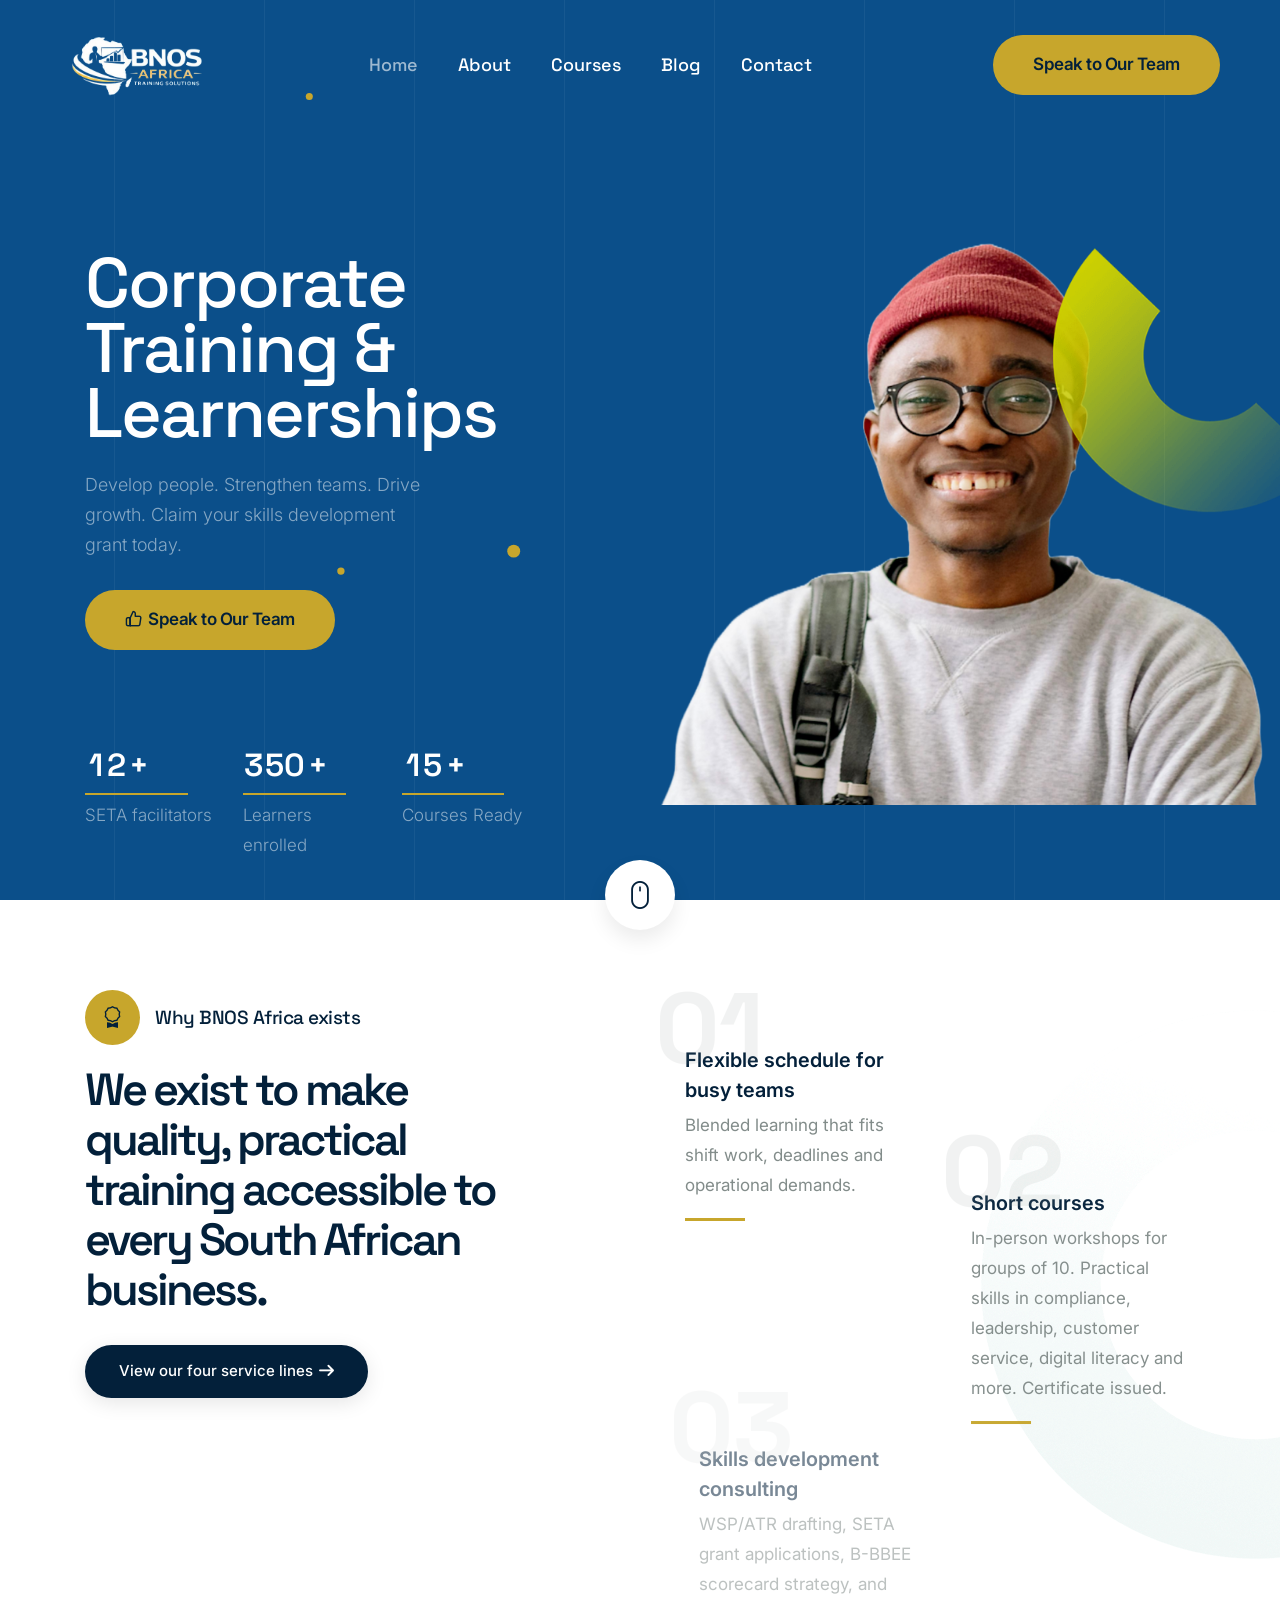
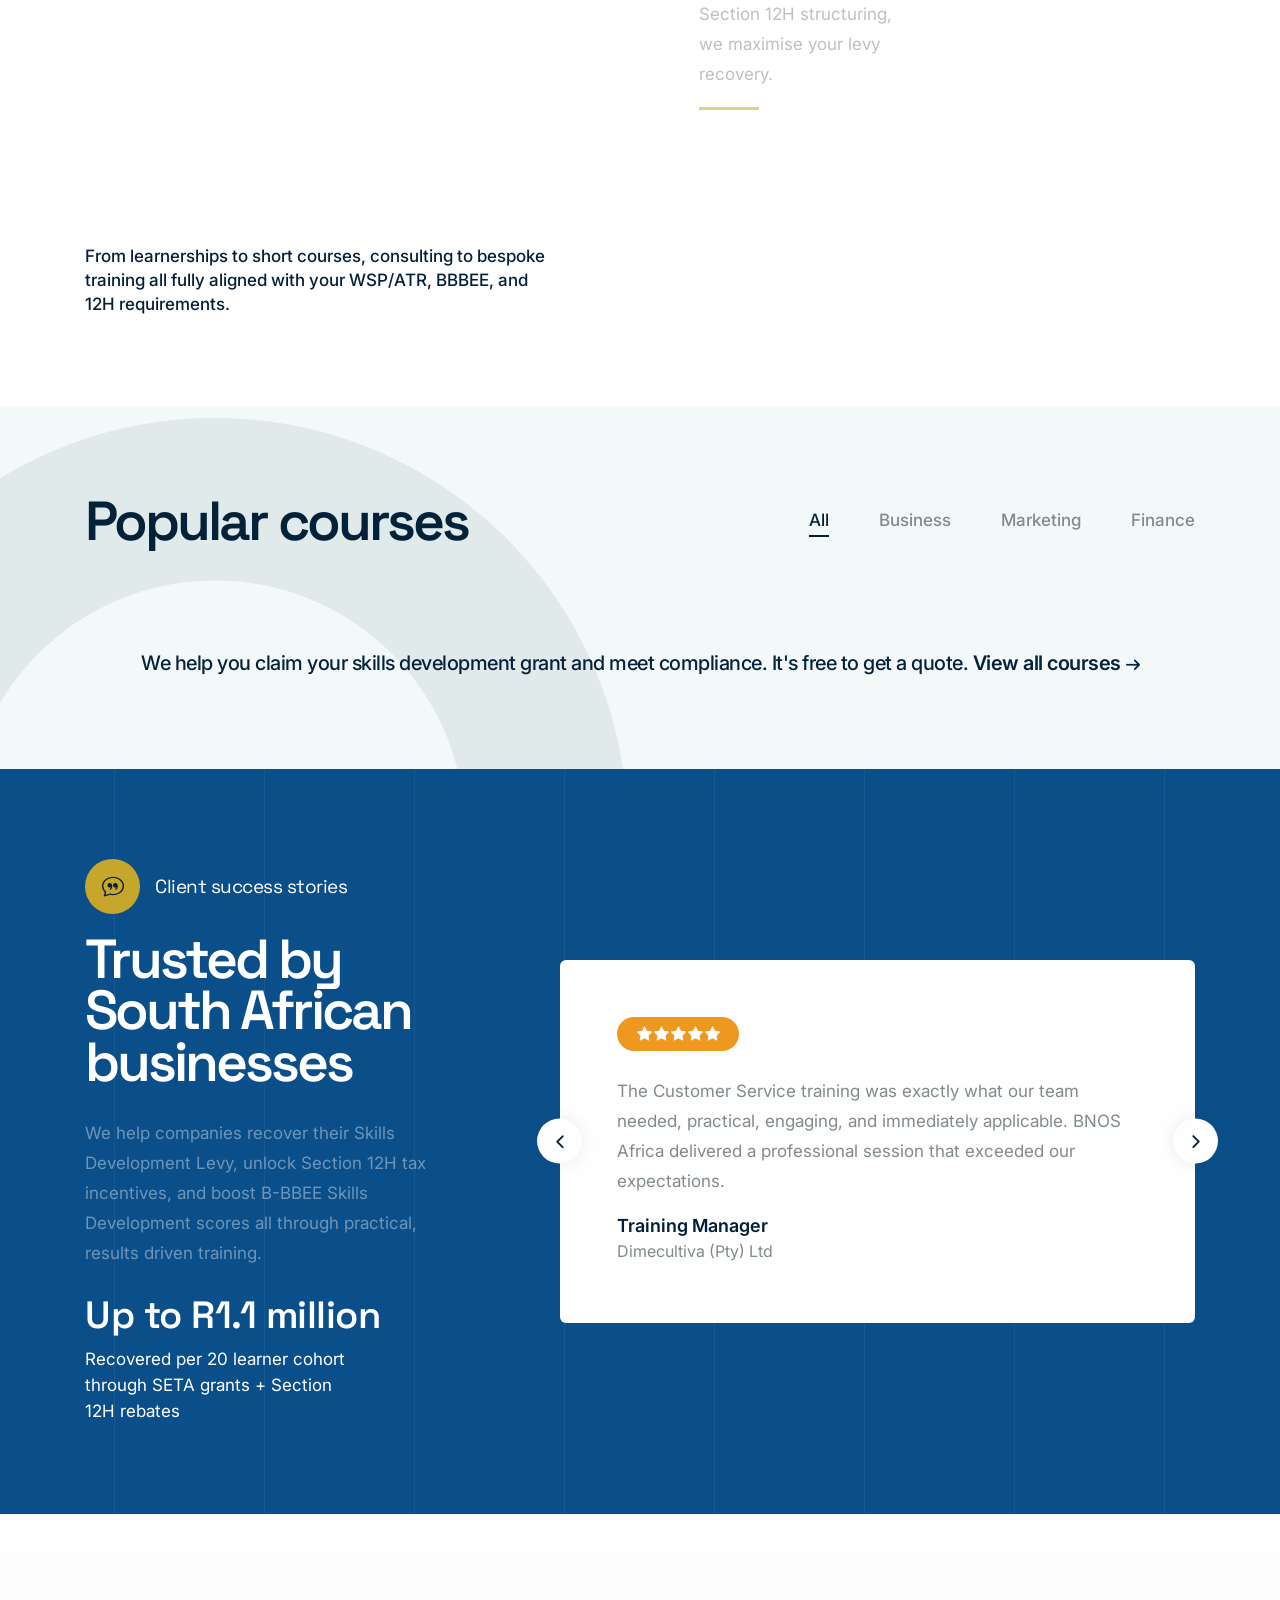
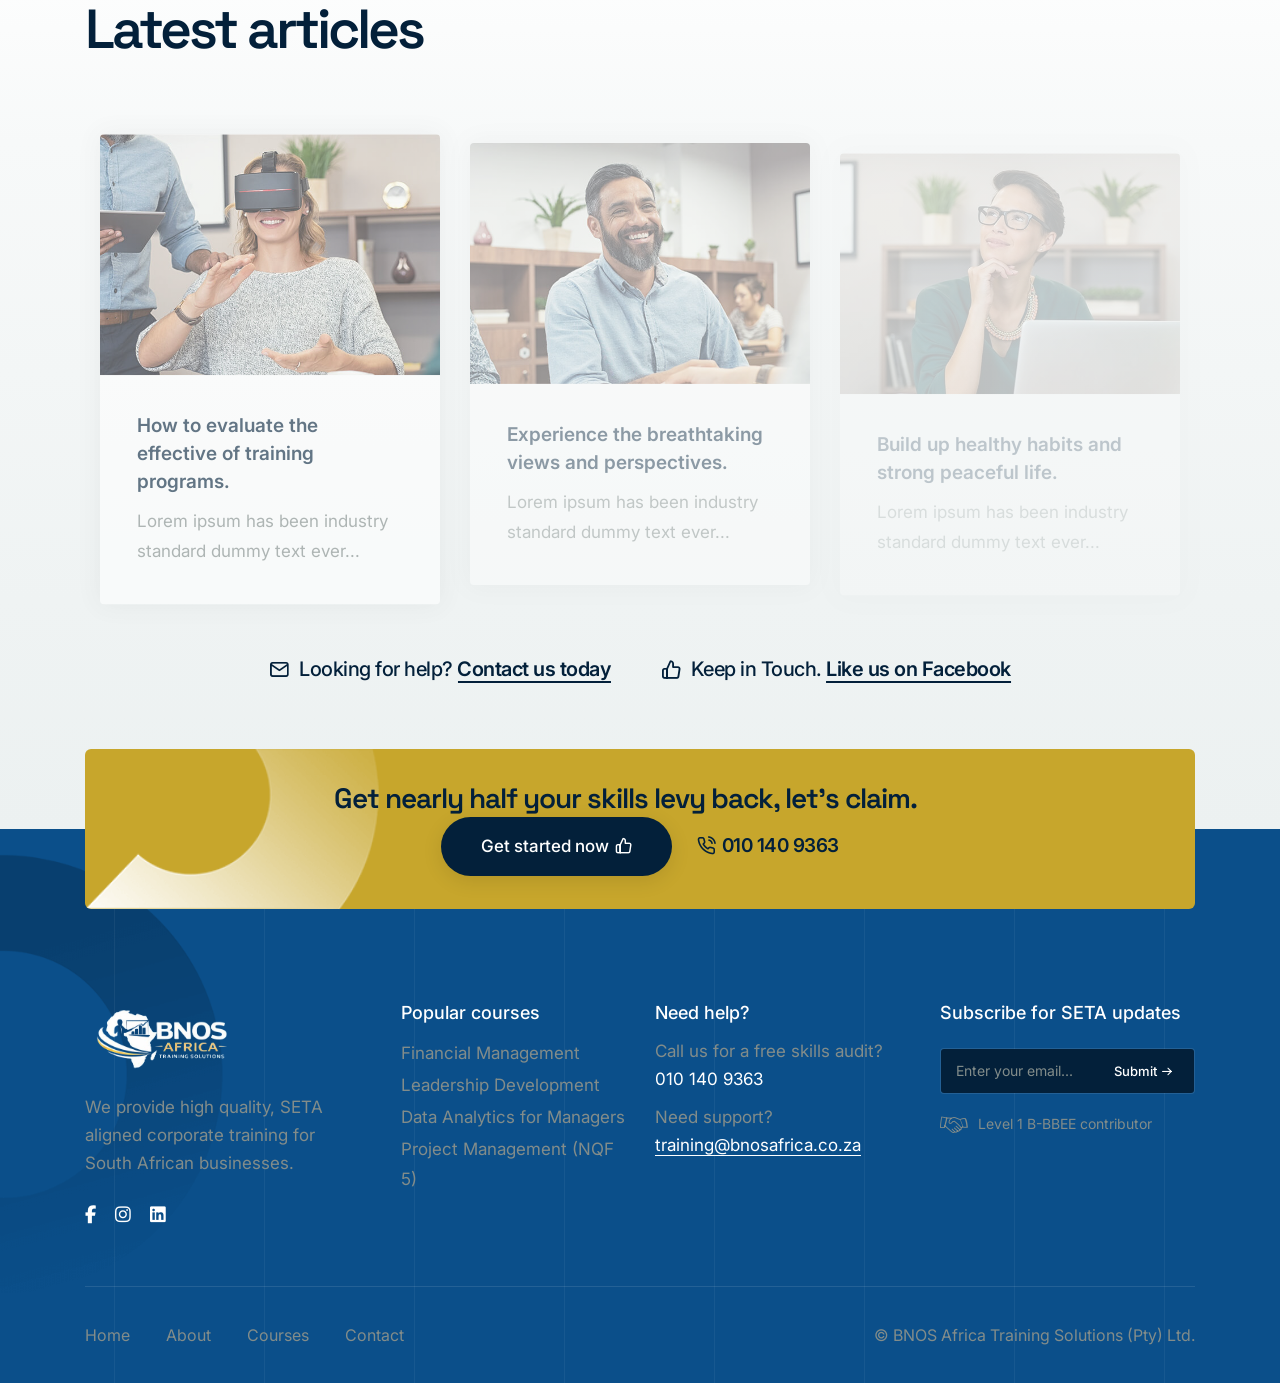
<file: index.html>
<!doctype html>
<html class="no-js" lang="en">

<head>
  <title>Home - BNOS Africa Training solutions</title>
  <meta charset="utf-8" />
  <meta http-equiv="X-UA-Compatible" content="IE=edge" />
  <meta name="author" content="ThemeZaa" />
  <meta name="viewport" content="width=device-width,initial-scale=1.0" />
  <meta name="description" content="BNOS Africa Training solutions" />
  <!-- favicon icon -->
  <link rel="shortcut icon" href="images/img5-2-Photoroom.png" type="image/x-icon" />
  <link rel="apple-touch-icon" href="images/img5-2-Photoroom.png" />
  <link rel="apple-touch-icon" sizes="72x72" href="images/img5-2-Photoroom.png" />
  <link rel="apple-touch-icon" sizes="114x114" href="images/img5-2-Photoroom.png" />
  <!-- google fonts preconnect -->
  <link rel="preconnect" href="https://fonts.googleapis.com" crossorigin />
  <link rel="preconnect" href="https://fonts.gstatic.com" crossorigin />
  <!-- style sheets and font icons -->
  <link rel="stylesheet" href="css/vendors.min.css" />
  <link rel="stylesheet" href="css/icon.min.css" />
  <link rel="stylesheet" href="css/style.css" />
  <link rel="stylesheet" href="css/responsive.css" />
  <link rel="stylesheet" href="demos/elearning/elearning.css" />
  <style>
    @media (max-width: 767px) {
      .flex-mobile-cta {
        display: flex;
        align-items: center;
      }
    }

    @media (max-width: 470px){
      .logo-image{
        max-width: 100px !important;
      }

      .logo-container{
        margin-right: 0px !important;
      }

      .cta-container{
        padding-left: 0px !important;
      }
    }

    @media (min-width: 560px) {
      .display-class {
        display: none;
      }
    }
  </style>
</head>

<body data-mobile-nav-trigger-alignment="right" data-mobile-nav-style="modern" data-mobile-nav-bg-color="#313e3b">
  <!-- start header -->
  <header>
    <!-- start navigation -->
    <nav class="navbar navbar-expand-lg header-transparent bg-transparent header-reverse" data-header-hover="light">
      <div class="container-fluid">
        <div class="col-auto col-lg-2 me-lg-0 logo-container me-auto">
          <a class="navbar-brand" href="index.html">
            <img src="images/img5-2-Photoroom.png" data-at2x="images/img5-2-Photoroom.png" alt=""
              class="default-logo" />
            <img src="images/img5-Photoroom.png" data-at2x="images/img5-Photoroom.png" alt="" class="alt-logo" />
            <img src="images/img5-Photoroom.png" data-at2x="images/img5-Photoroom.png" alt="" class="mobile-logo logo-image" />
          </a>
        </div>
        <div class="col-auto menu-order position-static flex-mobile-cta cta-container">
          <div class="alt-font fw-500 lg-fs-15 xs-fs-13 overflow-hidden display-class" style="margin-right: 20px;">
            <a href="contact.html#contactForm"
              class="btn btn-base-color btn-rounded btn-switch-text fw-600 d-inline-block sm-btn-medium xs-btn-small align-middle left-icon"
              style="padding: 10px;">
              <span>
                <span class="btn-double-text ls-minus-05px" data-text="Speak to Our Team">Speak to Our Team</span>
              </span>
            </a>
          </div>
          <button class="navbar-toggler float-start" type="button" data-bs-toggle="collapse" data-bs-target="#navbarNav"
            aria-controls="navbarNav" aria-label="Toggle navigation">
            <span class="navbar-toggler-line"></span>
            <span class="navbar-toggler-line"></span>
            <span class="navbar-toggler-line"></span>
            <span class="navbar-toggler-line"></span>
          </button>

          <div class="collapse navbar-collapse" id="navbarNav">
            <ul class="navbar-nav alt-font">
              <li class="nav-item">
                <a href="index.html" class="nav-link">Home</a>
              </li>
              <li class="nav-item">
                <a href="about.html" class="nav-link">About</a>
              </li>
              <li class="nav-item dropdown dropdown-with-icon">
                <a href="courses.html" class="nav-link">Courses</a>
                <i class="fa-solid fa-angle-down dropdown-toggle" id="navbarDropdownMenuLink" role="button"
                  data-bs-toggle="dropdown" aria-expanded="false"></i>
                <ul class="dropdown-menu" aria-labelledby="navbarDropdownMenuLink">
                  <li>
                    <a href="courses-details.html"><i class="bi bi-laptop"></i>
                      <div class="submenu-icon-content">
                        <span>Finance</span>
                        <p>Develop professional finance skills</p>
                      </div>
                    </a>
                  </li>
                  <li>
                    <a href="courses-details.html"><i class="bi bi-briefcase"></i>
                      <div class="submenu-icon-content">
                        <span>Business</span>
                        <p>Advance your business</p>
                      </div>
                    </a>
                  </li>
                  <li>
                    <a href="courses-details.html"><i class="bi bi-megaphone"></i>
                      <div class="submenu-icon-content">
                        <span>Marketing</span>
                        <p>New age marketing skills</p>
                      </div>
                    </a>
                  </li>
                </ul>
              </li>
              <li class="nav-item"><a href="blog.html" class="nav-link">Blog</a></li>
              <li class="nav-item">
                <a href="contact.html" class="nav-link">Contact</a>
              </li>
            </ul>
          </div>
        </div>
        <div class="col-auto col-lg-3 text-end d-none d-sm-flex">
          <div class="header-icon">
            <div>
              <div class="alt-font fw-500 lg-fs-15 overflow-hidden w-100">
                <a href="contact.html#contactForm"
                  class="w-100 btn btn-extra-large btn-base-color btn-rounded btn-switch-text fw-600 d-inline-block sm-me-10px align-middle">
                  <span>
                    <span class="btn-double-text ls-minus-05px" data-text="Train Your Workforce">Speak to Our
                      Team</span>
                  </span>
                </a>
              </div>
            </div>
          </div>
        </div>
      </div>
    </nav>
    <!-- end navigation -->
  </header>
  <!-- end header -->
  <!-- start section -->
  <section
    class="p-0 overflow-hidden bg-blue full-screen ipad-top-space-margin md-h-auto position-relative md-pb-70px sm-pb-40px cover-background">
    <div class="background-position-center-top h-100 w-100 position-absolute left-0px top-0" style="
          background-image: url(&quot;images/vertical-line-bg-small.svg&quot;);
        "></div>
    <div id="particles-style-01" class="h-100 position-absolute left-0px top-0 w-100" data-particle="true"
      data-particle-options='{"particles": {"number": {"value": 6,"density": {"enable": true,"value_area": 2000}},"color": {"value": ["#C7A62C", "#C7A62C", "#C7A62C", "#C7A62C", "#C7A62C"]},"shape": {"type": "circle","stroke":{"width":0,"color":"#000000"}},"opacity": {"value": 1,"random": false,"anim": {"enable": false,"speed": 1,"sync": false}},"size": {"value": 8,"random": true,"anim": {"enable": false,"sync": true}},"line_linked":{"enable":false,"distance":0,"color":"#ffffff","opacity":1,"width":1},"move": {"enable": true,"speed":1,"direction": "right","random": false,"straight": false}},"interactivity": {"detect_on": "canvas","events": {"onhover": {"enable": false,"mode": "repulse"},"onclick": {"enable": false,"mode": "push"},"resize": true}},"retina_detect": false}'>
    </div>
    <div class="container h-100">
      <div class="row justify-content-center h-100">
        <div
          class="col-xl-5 col-lg-6 col-md-12 text-white text-center text-lg-start position-relative z-index-1 d-flex flex-column justify-content-center h-100 md-mt-50px md-mb-20px xs-mb-10px"
          data-anime='{ "el": "childs", "opacity": [0, 1], "rotateY": [90, 0], "rotateZ": [-10, 0], "translateY": [80, 0], "translateZ": [50, 0], "staggervalue": 200, "duration": 600, "delay": 100, "easing": "easeOutCirc" }'>
          <div class="alt-font fs-70 lh-65 sm-fs-60 fw-500 mb-25px ls-minus-2px">Corporate Training & Learnerships</div>
          <div class="mb-30px w-80 md-w-60 sm-w-100 d-block mx-auto mx-lg-0 overflow-hidden">
            <span class="fs-18 fw-300 opacity-5 d-inline-block">Develop people. Strengthen teams. Drive growth. Claim
              your skills development grant today.</span>
          </div>
          <div class="overflow-hidden">
            <a href="contact.html"
              class="btn btn-extra-large btn-base-color btn-rounded btn-switch-text fw-600 d-inline-block me-25px sm-me-10px align-middle left-icon">
              <span>
                <span><i class="feather icon-feather-thumbs-up"></i></span>
                <span class="btn-double-text ls-minus-05px" data-text="Train Your Workforce">Speak to Our Team</span>
              </span>
            </a>

          </div>
          <div
            class="row row-cols-3 justify-content-center counter-style-04 w-100 md-w-auto position-absolute lg-position-relative bottom-40px lg-bottom-0px lg-mt-50px">
            <!-- start counter item -->
            <div class="col text-center text-lg-start">
              <h5 class="vertical-counter d-inline-flex alt-font text-white fw-600 mb-10px" data-text="+" data-to="12">
              </h5>
              <div
                class="divider-style-03 divider-style-03-01 border-2 border-color-base-color mb-5px w-80 xs-w-90 md-mx-auto">
              </div>
              <span class="fw-300 text-white opacity-5">SETA facilitators</span>
            </div>
            <!-- end counter item -->
            <!-- start counter item -->
            <div class="col text-center text-lg-start">
              <h5 class="vertical-counter d-inline-flex alt-font text-white fw-600 mb-10px" data-text="+" data-to="350">
              </h5>
              <div
                class="divider-style-03 divider-style-03-01 border-2 border-color-base-color mb-5px w-80 xs-w-90 md-mx-auto">
              </div>
              <span class="fw-300 text-white opacity-5">Learners enrolled</span>
            </div>
            <!-- end counter item -->
            <!-- start counter item -->
            <div class="col text-center text-lg-start">
              <h5 class="vertical-counter d-inline-flex alt-font text-white fw-600 mb-10px" data-text="+" data-to="15">
              </h5>
              <div
                class="divider-style-03 divider-style-03-01 border-2 border-color-base-color mb-5px w-80 xs-w-90 md-mx-auto">
              </div>
              <span class="fw-300 text-white opacity-5">Courses Ready</span>
            </div>
            <!-- end counter item -->
          </div>
        </div>
        <div class="col-xl-7 col-lg-6 pt-30px lg-pt-0">
          <div class="position-relative outside-box-right-10 md-outside-box-right-0 atropos" data-atropos>
            <div class="atropos-scale">
              <div class="atropos-rotate">
                <div class="atropos-inner text-center w-100">
                  <div data-atropos-offset="-1" class="position-absolute left-0px right-0px">
                    <img src="images/student975.png" alt="" width="975" height="990" />
                  </div>
                  <img data-atropos-offset="1" class="position-relative z-index-9 animation-float"
                    src="images/demo-elearning-hero-banner-02.png" alt="" />
                </div>
              </div>
            </div>
          </div>
        </div>
      </div>
    </div>
  </section>
  <!-- end section -->
  <!-- start section -->
  <section id="down-section" class="background-position-left-top background-no-repeat position-relative">
    <div class="position-absolute right-0px top-30px" data-bottom-top="transform: translateY(80px)"
      data-top-bottom="transform: translateY(-80px)">
      <img src="images/demo-elearning-04.png" alt="" />
    </div>
    <div class="container">
      <div class="text-center position-absolute top-minus-40px left-0px right-0px z-index-1 d-none d-md-inline-block"
        data-anime='{ "opacity": [0, 1], "translate": [0, 0], "staggervalue": 100, "easing": "easeOutQuad" }'>
        <a href="#down-section" class="d-block section-link">
          <div
            class="d-flex justify-content-center align-items-center mx-auto box-shadow-medium-bottom rounded-circle h-70px w-70px text-dark-gray bg-white">
            <i class="bi bi-mouse icon-very-medium lh-0px"></i>
          </div>
        </a>
      </div>
      <div class="row justify-content-center">
        <div class="col-lg-5 col-md-10 position-relative md-mb-40px sm-mb-25px"
          data-anime='{ "opacity": [0,1], "duration": 600, "delay":100, "staggervalue": 300, "easing": "easeOutQuad" }'>
          <div class="icon-with-text-style-08 mb-20px">
            <div class="feature-box feature-box-left-icon-middle">
              <div class="feature-box-icon feature-box-icon-rounded w-55px h-55px rounded-circle bg-yellow me-15px">
                <i class="bi bi-award d-inline-block icon-extra-medium text-dark-gray"></i>
              </div>
              <div class="feature-box-content last-paragraph-no-margin">
                <span class="d-inline-block alt-font fs-19 fw-500 ls-minus-05px text-dark-gray">Why BNOS Africa
                  exists</span>
              </div>
            </div>
          </div>
          <h3 class="alt-font text-dark-gray fw-600 ls-minus-3px mx-auto">
            We exist to make quality, practical training accessible to every South African business.

          </h3>
          <a href="about.html" class="btn btn-large btn-dark-gray btn-box-shadow btn-rounded btn-switch-text">
            <span>
              <span class="btn-double-text" data-text="Learn more">View our four service lines</span>
              <span><i class="fa-solid fa-arrow-right"></i></span>
            </span>
          </a>
          <div
            class="d-flex align-items-center fw-500 text-dark-gray w-100 position-absolute md-position-relative bottom-0 md-mt-15px">
            <span class="d-inline-block position-relative lh-24">From learnerships to short courses, consulting to
              bespoke training all fully aligned with your WSP/ATR, BBBEE, and 12H requirements.</span>
          </div>
        </div>
        <div class="col-xl-6 col-lg-7 col-md-10 offset-xl-1 position-relative mt-minus-1">
          <div class="row row-cols-auto row-cols-sm-2"
            data-anime='{ "el": "childs", "translateX": [30, 0], "translateY": [30, 0], "opacity": [0,1], "duration": 600, "delay":100, "staggervalue": 300, "easing": "easeOutQuad" }'>
            <!-- start features box item -->
            <div class="col align-self-start">
              <div class="feature-box text-start ps-30px pe-30px xl-pe-5px sm-pe-0">
                <div class="feature-box-icon position-absolute left-0px top-0px">
                  <h2 class="alt-font fs-100 fw-700 ls-minus-1px opacity-1 mb-0">
                    01
                  </h2>
                </div>
                <div class="feature-box-content last-paragraph-no-margin pt-30 md-pt-21 sm-pt-40px">
                  <span class="text-dark-gray fs-20 d-inline-block fw-600 mb-5px">Flexible schedule for busy
                    teams</span>
                  <p>
                    Blended learning that fits shift work, deadlines and operational demands.
                  </p>
                  <span class="w-60px h-3px bg-yellow d-inline-block"></span>
                </div>
              </div>
            </div>
            <!-- end features box item -->
            <!-- start features box item -->
            <div class="col align-self-end mt-25 xs-mt-30px">
              <div class="feature-box text-start ps-30px pe-30px xl-pe-5px sm-pe-0">
                <div class="feature-box-icon position-absolute left-0px top-0px">
                  <h2 class="alt-font fs-100 fw-700 ls-minus-1px opacity-1 mb-0">
                    02
                  </h2>
                </div>
                <div class="feature-box-content last-paragraph-no-margin pt-30 md-pt-21 sm-pt-40px">
                  <span class="text-dark-gray fs-20 d-inline-block fw-600 mb-5px">Short courses</span>
                  <p>
                    In-person workshops for groups of 10. Practical skills in compliance, leadership, customer service,
                    digital literacy and more. Certificate issued.
                  </p>
                  <span class="w-60px h-3px bg-yellow d-inline-block"></span>
                </div>
              </div>
            </div>
            <!-- end features box item -->
            <!-- start features box item -->
            <div class="col align-self-start mt-minus-12 xs-mt-30px">
              <div class="feature-box text-start ps-30px pe-30px xl-pe-5px sm-pe-0">
                <div class="feature-box-icon position-absolute left-0px top-0px">
                  <h2 class="alt-font fs-100 fw-700 ls-minus-1px opacity-1 mb-0">
                    03
                  </h2>
                </div>
                <div class="feature-box-content last-paragraph-no-margin pt-30 md-pt-21 sm-pt-40px">
                  <span class="text-dark-gray fs-20 d-inline-block fw-600 mb-5px">Skills development consulting</span>
                  <p>
                    WSP/ATR drafting, SETA grant applications, B-BBEE scorecard strategy, and Section 12H structuring,
                    we maximise your levy recovery.
                  </p>
                  <span class="w-60px h-3px bg-yellow d-inline-block"></span>
                </div>
              </div>
            </div>

            <div class="col align-self-end mt-25 xs-mt-30px">
              <div class="feature-box text-start ps-30px pe-30px xl-pe-5px sm-pe-0">
                <div class="feature-box-icon position-absolute left-0px top-0px">
                  <h2 class="alt-font fs-100 fw-700 ls-minus-1px opacity-1 mb-0">
                    04
                  </h2>
                </div>
                <div class="feature-box-content last-paragraph-no-margin pt-30 md-pt-21 sm-pt-40px">
                  <span class="text-dark-gray fs-20 d-inline-block fw-600 mb-5px">Bespoke workplace training</span>
                  <p>
                    Fully customised programmes built around your team, your challenges, and your industry. Designed and
                    delivered uniquely for you.
                  </p>
                  <span class="w-60px h-3px bg-yellow d-inline-block"></span>
                </div>
              </div>
            </div>
            <!-- end features box item -->
          </div>
        </div>
      </div>
    </div>
  </section>
  <!-- end section -->
  <!-- start section -->

  <!-- end section -->
  <!-- start section -->
  <section class="bg-tranquil position-relative">
    <div class="position-absolute left-minus-200px top-25" data-bottom-top="transform: translateY(-80px)"
      data-top-bottom="transform: translateY(80px)">
      <img src="images/demo-elearning-bg-04.png" alt="" />
    </div>
    <div class="container">
      <div class="row align-items-center mb-4">
        <div class="col-xl-5 lg-mb-30px text-center text-xl-start">
          <h2 class="alt-font text-dark-gray fw-600 ls-minus-3px mb-0">
            Popular courses
          </h2>
        </div>
        <div class="col-xl-7 tab-style-04 text-center text-xl-end">
          <!-- filter navigation -->
          <ul class="portfolio-filter fw-500 nav nav-tabs justify-content-center justify-content-xl-end border-0">
            <li class="nav active"><a data-filter="*" href="#">All</a></li>
            <li class="nav">
              <a data-filter=".business" href="#">Business</a>
            </li>
            <li class="nav">
              <a data-filter=".design" href="#">Marketing</a>
            </li>
            <li class="nav">
              <a data-filter=".marketing" href="#">Finance</a>
            </li>
          </ul>
          <!-- end filter navigation -->
        </div>
      </div>
      <div class="row"
        data-anime='{ "translateY": [50, 0], "opacity": [0,1], "duration": 1200, "delay": 0, "staggervalue": 150, "easing": "easeOutQuad" }'>
        <div class="col-12 filter-content p-md-0">
          <ul id="moodle-courses-container"
            class="portfolio-wrapper grid-loading grid grid-3col xxl-grid-3col xl-grid-3col lg-grid-2col md-grid-2col sm-grid-1col xs-grid-1col gutter-extra-large">
            <li class="grid-sizer"></li>
            <!-- start portfolio item -->

            <!-- end portfolio item -->
          </ul>
        </div>
      </div>
      <div class="row justify-content-center"
        data-anime='{ "opacity": [0, 1], "translate": [0, 0], "staggervalue": 100, "easing": "easeOutQuad" }'>
        <div class="col-12 text-center mt-5">
          <span class="fs-20 text-dark-gray fw-500 ls-minus-05px">We help you claim your skills development grant and
            meet compliance. It's free to get a quote.
            <a href="courses.html" class="fw-600 text-dark-gray">View all courses<i
                class="fa-solid fa-arrow-right ms-5px icon-very-small"></i></a></span>
        </div>
      </div>
    </div>
  </section>
  <!-- end section -->
  <section id="testimonials" class="position-relative bg-blue overflow-hidden">

    <div class="background-position-center-top h-100 w-100 position-absolute left-0px top-0"
      style="background-image: url('images/vertical-line-bg-small.svg')"></div>
    <div class="container">
      <div class="row justify-content-center align-items-center"
        data-anime='{ "el": "childs", "opacity": [0, 1], "duration": 600, "delay": 0, "staggervalue": 300, "easing": "easeOutQuad" }'>
        <div class="col-lg-5 position-relative md-mb-50px sm-mb-25px">
          <div class="icon-with-text-style-08 mb-20px">
            <div class="feature-box feature-box-left-icon-middle">
              <div class="feature-box-icon feature-box-icon-rounded w-55px h-55px rounded-circle bg-yellow me-15px">
                <i class="bi bi-chat-quote d-inline-block icon-extra-medium text-dark-gray"></i>
              </div>
              <div class="feature-box-content last-paragraph-no-margin">
                <span class="d-inline-block alt-font fs-19 ls-minus-05px text-white">Client success stories</span>
              </div>
            </div>
          </div>
          <h2 class="alt-font text-white fw-600 ls-minus-3px w-85 lg-w-100">Trusted by South African businesses</h2>
          <p class="w-80 lg-w-100 text-white opacity-4">We help companies recover their Skills Development Levy, unlock
            Section 12H tax incentives, and boost B-BBEE Skills Development scores all through practical, results driven
            training.</p>
          <div class="d-flex align-items-center">
            <div class="col-auto text-center me-25px pe-25px">
              <h4 class="alt-font lh-44 fw-600 text-white mb-0">Up to R1.1 million</h4>
            </div>
          </div>
          <div class="col mt-2">
            <span class="d-block w-55 lh-26 text-white xl-w-60 lg-w-100">Recovered per 20 learner cohort through SETA
              grants + Section 12H rebates</span>
          </div>
        </div>
        <div class="col-lg-7 position-relative testimonials-style-12">
          <div class="swiper magic-cursor"
            data-slider-options='{ "slidesPerView": 1, "spaceBetween": 50, "loop": true, "autoplay": false, "keyboard": { "enabled": true, "onlyInViewport": true }, "breakpoints": { "1200": { "slidesPerView": 1 },  "768": { "slidesPerView": 1 }, "320": { "slidesPerView": 1 }, "effect": "slide" }, "navigation": { "nextEl": ".swiper-button-next-nav", "prevEl": ".swiper-button-previous-nav", "effect": "fade" } }'>
            <div class="swiper-wrapper pt-20px pb-20px">
              <div class="swiper-slide">
                <div class="row g-0 border-radius-6px overflow-hidden">
                  <div class="w-100 testimonials-box bg-white p-9 sm-p-7 box-shadow-extra-large">
                    <div
                      class="d-inline-block bg-orange text-white border-radius-50px ps-20px pe-20px fs-15 lh-34 sm-lh-30 ls-minus-1px mb-25px align-middle">
                      <i class="bi bi-star-fill"></i>
                      <i class="bi bi-star-fill"></i>
                      <i class="bi bi-star-fill"></i>
                      <i class="bi bi-star-fill"></i>
                      <i class="bi bi-star-fill"></i>
                    </div>
                    <div class="testimonials-box-content">
                      <p class="mb-20px">The Customer Service training was exactly what our team needed, practical,
                        engaging, and
                        immediately applicable. BNOS Africa delivered a professional session that exceeded our
                        expectations.</p>
                      <div class="fs-18 lh-20 fw-600 text-dark-gray">Training Manager</div>
                      <span class="fs-16 lh-20">Dimecultiva (Pty) Ltd</span>
                    </div>
                  </div>
                </div>
              </div>
              <div class="swiper-slide">
                <div class="row g-0 border-radius-6px overflow-hidden">
                  <div class="w-100 testimonials-box bg-white p-9 sm-p-7 box-shadow-extra-large">
                    <div
                      class="d-inline-block bg-orange text-white border-radius-50px ps-20px pe-20px fs-15 lh-34 sm-lh-30 ls-minus-1px mb-25px align-middle">
                      <i class="bi bi-star-fill"></i>
                      <i class="bi bi-star-fill"></i>
                      <i class="bi bi-star-fill"></i>
                      <i class="bi bi-star-fill"></i>
                      <i class="bi bi-star-fill"></i>
                    </div>
                    <div class="testimonials-box-content">
                      <p class="mb-20px">Our staff walked away from the Project Coordination workshop with real tools
                        they could use
                        the very next day. The facilitator was excellent and the materials were top quality.</p>
                      <div class="fs-18 lh-20 fw-600 text-dark-gray">Operations Director</div>
                      <span class="fs-16 lh-20">Richtrau Trading 22 CC</span>
                    </div>
                  </div>
                </div>
              </div>
              <div class="swiper-slide">
                <div class="row g-0 border-radius-6px overflow-hidden">
                  <div class="w-100 testimonials-box bg-white p-9 sm-p-7 box-shadow-extra-large">
                    <div
                      class="d-inline-block bg-orange text-white border-radius-50px ps-20px pe-20px fs-15 lh-34 sm-lh-30 ls-minus-1px mb-25px align-middle">
                      <i class="bi bi-star-fill"></i>
                      <i class="bi bi-star-fill"></i>
                      <i class="bi bi-star-fill"></i>
                      <i class="bi bi-star-fill"></i>
                      <i class="bi bi-star-fill"></i>
                    </div>
                    <div class="testimonials-box-content">
                      <p class="mb-20px">P23 Aluminium was impressed with how well the Business Admin programme was
                        structured. BNOS Africa managed everything seamlessly, all the way from booking to
                        certification.</p>
                      <div class="fs-18 lh-20 fw-600 text-dark-gray">HR Lead</div>
                      <span class="fs-16 lh-20">P23 Aluminium</span>
                    </div>
                  </div>
                </div>
              </div>
            </div>
          </div>
          <div class="swiper-button-next-nav border-radius-100px swiper-button-next bg-white box-shadow-small"><i
              class="feather icon-feather-chevron-right icon-extra-medium"></i></div>
          <div class="swiper-button-previous-nav border-radius-100px swiper-button-prev bg-white box-shadow-small"><i
              class="feather icon-feather-chevron-left icon-extra-medium"></i></div>
        </div>
      </div>
    </div>
  </section>
  <!-- end section -->
  <!-- start section -->
  <section class="bg-gradient-tranquil-white overflow-hidden position-relative overlap-height pb-5 md-pb-7 xs-pb-50px">
    <div class="container overlap-gap-section">
      <div class="row justify-content-center align-items-center mb-4 text-center text-md-start">
        <div class="col-xxl-8 col-md-7 sm-mb-10px">
          <h2 class="alt-font text-dark-gray fw-600 ls-minus-3px mb-0">Latest articles</h2>
        </div>
        <div class="col-xxl-4 col-md-5 text-center text-md-end"
          data-anime='{ "translateX": [-50, 0], "opacity": [0,1], "duration": 600, "delay": 0, "staggervalue": 300, "easing": "easeOutQuad" }'>
          <a href="blog.html" class="btn btn-link btn-hover-animation-switch btn-extra-large text-dark-gray fw-600">
            <span>
              <span class="btn-text">Explore all articles</span>
              <span class="btn-icon"><i class="fa-solid fa-arrow-right"></i></span>
              <span class="btn-icon"><i class="fa-solid fa-arrow-right"></i></span>
            </span>
          </a>
        </div>
      </div>
      <div class="row">
        <div class="col-12">
          <ul
            class="blog-masonry blog-wrapper grid-loading grid grid-3col xl-grid-3col lg-grid-3col md-grid-2col sm-grid-1col xs-grid-1col gutter-extra-large"
            data-anime='{ "el": "childs", "translateY": [50, 0], "opacity": [0,1], "duration": 1200, "delay": 0, "staggervalue": 150, "easing": "easeOutQuad" }'>
            <li class="grid-sizer"></li>
            <!-- start blog item -->
            <li class="grid-item">
              <div
                class="card border-0 border-radius-4px overflow-hidden box-shadow-large box-shadow-extra-large-hover">
                <div class="blog-image position-relative overflow-hidden">
                  <a href="blog-details.html"><img src="images/demo-elearning-07.jpg" alt="" /></a>
                </div>
                <div class="card-body p-0">
                  <div class="post-content p-11 md-p-9">
                    <a href="blog-details.html"
                      class="card-title mb-10px fw-600 fs-19 lh-28 text-dark-gray d-inline-block">How to evaluate the
                      effective of training programs.</a>
                    <p class="mb-0">Lorem ipsum has been industry standard dummy text ever...</p>
                  </div>
                </div>
              </div>
            </li>
            <!-- end blog item -->
            <!-- start blog item -->
            <li class="grid-item">
              <div
                class="card border-0 border-radius-4px overflow-hidden box-shadow-large box-shadow-extra-large-hover">
                <div class="blog-image position-relative overflow-hidden">
                  <a href="blog-details.html"><img src="images/demo-elearning-08.jpg" alt="" /></a>
                </div>
                <div class="card-body p-0">
                  <div class="post-content p-11 md-p-9">
                    <a href="blog-details.html"
                      class="card-title mb-10px fw-600 fs-19 lh-28 text-dark-gray d-inline-block">Experience the
                      breathtaking views and perspectives.</a>
                    <p class="mb-0">Lorem ipsum has been industry standard dummy text ever...</p>
                  </div>
                </div>
              </div>
            </li>
            <!-- end blog item -->
            <!-- start blog item -->
            <li class="grid-item">
              <div
                class="card border-0 border-radius-4px overflow-hidden box-shadow-large box-shadow-extra-large-hover">
                <div class="blog-image position-relative overflow-hidden">
                  <a href="blog-details.html"><img src="images/demo-elearning-09.jpg" alt="" /></a>
                </div>
                <div class="card-body p-0">
                  <div class="post-content p-11 md-p-9">
                    <a href="blog-details.html"
                      class="card-title mb-10px fw-600 fs-19 lh-28 text-dark-gray d-inline-block">Build up healthy
                      habits and strong peaceful life.</a>
                    <p class="mb-0">Lorem ipsum has been industry standard dummy text ever...</p>
                  </div>
                </div>
              </div>
            </li>
            <!-- end blog item -->
          </ul>
        </div>
      </div>
      <div class="row justify-content-center mt-5">
        <!-- start features box item -->
        <div class="col-auto icon-with-text-style-08 md-mb-10px xs-mb-15px pe-25px md-pe-15px"
          data-anime='{ "translateX": [-50, 0], "opacity": [0,1], "duration": 600, "delay": 0, "staggervalue": 300, "easing": "easeOutQuad" }'>
          <div class="feature-box feature-box-left-icon-middle xs-lh-28">
            <div class="feature-box-icon me-10px">
              <i class="feather icon-feather-mail fs-20 text-dark-gray"></i>
            </div>
            <div class="feature-box-content">
              <span class="text-dark-gray fw-500 fs-20 xs-fs-18 ls-minus-05px">Looking for help? <a href="contact.html"
                  class="text-decoration-line-bottom-medium text-dark-gray fw-600">Contact us today</a></span>
            </div>
          </div>
        </div>
        <!-- end features box item -->
        <!-- start features box item -->
        <div class="col-auto icon-with-text-style-08 ps-25px md-ps-15px md-pe-15px"
          data-anime='{ "translateX": [50, 0], "opacity": [0,1], "duration": 600, "delay": 0, "staggervalue": 300, "easing": "easeOutQuad" }'>
          <div class="feature-box feature-box-left-icon-middle xs-lh-28">
            <div class="feature-box-icon me-10px">
              <i class="feather icon-feather-thumbs-up fs-20 text-dark-gray"></i>
            </div>
            <div class="feature-box-content">
              <span class="text-dark-gray fw-500 fs-20 xs-fs-18 ls-minus-05px">Keep in Touch. <a href="#"
                  class="text-decoration-line-bottom-medium text-dark-gray fw-600">Like us on Facebook</a></span>
            </div>
          </div>
        </div>
        <!-- end features box item -->
      </div>
    </div>
  </section>

  <!-- start footer -->
  <footer class="bg-blue position-relative">
    <div class="position-absolute left-minus-100px top-25px">
      <img src="images/demo-elearning-bg-05.png" alt="" class="w-80" />
    </div>
    <div class="background-position-center-top h-100 w-100 position-absolute left-0px top-0" style="
          background-image: url(&quot;images/vertical-line-bg-small.svg&quot;);
        "></div>
    <div class="container overlap-section">
      <div
        class="row g-0 justify-content-center align-items-center text-center bg-base-color border-radius-6px ps-5 pe-5 pt-3 pb-3 mb-8 sm-p-25px background-position-left-bottom background-no-repeat contain-background position-relative"
        style="
            background-image: url(&quot;images/demo-elearning-bg-06.png&quot;);
          ">
        <!-- start footer column -->
        <div class="col-lg-auto lg-mb-20px">
          <h6 class="alt-font fw-600 text-dark-gray m-0 ls-minus-1px d-inline-block me-30px lg-me-0">
            Get nearly half your skills levy back, let's claim.
          </h6>
        </div>
        <!-- end footer column -->
        <!-- start footer column -->
        <div class="col-auto">
          <a href="contact.html"
            class="btn btn-extra-large btn-dark-gray btn-rounded btn-box-shadow btn-switch-text d-inline-block me-20px align-middle xs-m-0">
            <span>
              <span class="btn-double-text" data-text="Get started now">Get started now</span>
              <span><i class="feather icon-feather-thumbs-up"></i></span>
            </span>
          </a>
          <span
            class="d-block d-sm-inline-block text-dark-gray fs-19 fw-600 left-icon d-inline-block align-middle xs-mt-10px ls-minus-05px"><a
              href="tel:0101409363"><i class="feather icon-feather-phone-call"></i>010 140 9363</a></span>
        </div>
        <!-- end footer column -->
      </div>
    </div>
    <div class="container footer-dark text-center text-sm-start position-relative">
      <div class="row mb-5 sm-mb-7 xs-mb-30px">
        <!-- start footer column -->
        <div class="col-lg-3 col-md-4 col-sm-6 d-flex flex-column last-paragraph-no-margin md-mb-40px xs-mb-30px">
          <a href="index.html" class="footer-logo mb-15px d-inline-block">
            <img src="images/img5-2-Photoroom.png" data-at2x="images/img5-2-Photoroom.png" alt="" />
          </a>
          <p class="lh-28">
            We provide high quality, SETA aligned corporate training for South African businesses.
          </p>
          <div class="elements-social social-text-style-01 mt-9 xs-mt-15px">
            <ul class="small-icon light">
              <li class="sm-mb-0">
                <a class="facebook" href="https://www.facebook.com/" target="_blank"><i
                    class="fa-brands fa-facebook-f"></i></a>
              </li>
              <li class="sm-mb-0">
                <a class="instagram" href="https://www.instagram.com/bnos.africatraining.solutions?igsh=eWh5aWV5bW5vNHB6" target="_blank"><i
                    class="fa-brands fa-instagram"></i></a>
              </li>
              <li class="sm-mb-0">
                <a class="linkedin" href="https://www.linkedin.com/company/bnos-africa-training-solutions/" target="_blank"><i
                    class="fa-brands fa-linkedin"></i></a>
              </li>
            </ul>
          </div>
        </div>
        <!-- end footer column -->
        <!-- start footer column -->
        <div class="col-lg-3 col-md-4 col-sm-6 ps-4 last-paragraph-no-margin md-mb-40px xs-mb-30px">
          <span class="fw-500 fs-18 d-block text-white mb-10px">Popular courses</span>
          <ul>
            <li><a href="courses.html">Financial Management</a></li>
            <li><a href="courses.html">Leadership Development</a></li>
            <li><a href="courses.html">Data Analytics for Managers</a></li>
            <li><a href="courses.html">Project Management (NQF 5)</a></li>
          </ul>
        </div>
        <!-- end footer column -->
        <!-- start footer column -->
        <div class="col-lg-3 col-md-4 col-sm-6 last-paragraph-no-margin xs-mb-30px">
          <span class="fw-500 fs-18 d-block text-white mb-10px">Need help?</span>
          <span class="lh-26 d-block">Call us for a free skills audit?</span>
          <span class="text-white d-block mb-10px"><a href="tel:0101409363">010 140 9363</a></span>
          <span class="lh-26 d-block">Need support?</span>
          <a href="mailto:training@bnosafrica.co.za"
            class="text-white text-decoration-line-bottom">training@bnosafrica.co.za</a>
        </div>
        <!-- end footer column -->
        <!-- start footer column -->
        <div class="col-lg-3 col-md-12 col-sm-6 text-md-center text-lg-start">
          <span class="fs-18 fw-500 d-block text-white mb-20px">Subscribe for SETA updates</span>
          <div class="d-inline-block w-100 newsletter-style-02 position-relative mb-15px">
            <form action="email-templates/subscribe-newsletter.php" method="post" class="position-relative w-100">
              <input class="input-small bg-dark-gray border-color-transparent-white-light w-100 form-control required"
                type="email" name="email" placeholder="Enter your email..." />
              <input type="hidden" name="redirect" value="" />
              <button type="submit" aria-label="submit"
                class="btn pe-20px text-white fs-13 fw-500 lg-ps-15px lg-pe-15px submit">
                Submit <i class="feather icon-feather-arrow-right submit"></i>
              </button>
              <div
                class="form-results border-radius-4px pt-5px pb-5px ps-15px pe-15px fs-14 lh-22 mt-10px w-100 text-center position-absolute d-none">
              </div>
            </form>
          </div>
          <div
            class="d-flex align-items-center justify-content-center justify-content-md-center justify-content-sm-start justify-content-lg-start fs-14">
            <div class="d-inline-block">
              <i class="line-icon-Handshake me-10px align-middle icon-very-medium"></i>Level 1 B-BBEE contributor
            </div>
          </div>
        </div>
        <!-- end footer column -->
      </div>
      <div class="row align-items-center footer-bottom border-top border-color-transparent-white-light pt-30px g-0">
        <!-- start footer menu -->
        <div class="col-xl-7 ps-0 text-center text-xl-start lg-mb-10px">
          <ul class="footer-navbar fs-16 lh-normal">
            <li class="nav-item active">
              <a href="index.html" class="nav-link ps-0">Home</a>
            </li>
            <li class="nav-item">
              <a href="about.html" class="nav-link">About</a>
            </li>
            <li class="nav-item">
              <a href="courses.html" class="nav-link">Courses</a>
            </li>
            <li class="nav-item">
              <a href="contact.html" class="nav-link">Contact</a>
            </li>
          </ul>
        </div>
        <!-- end footer menu -->
        <!-- start copyright -->
        <div class="col-xl-5 last-paragraph-no-margin text-center text-xl-end">
          <p class="fs-16">&copy; BNOS Africa Training Solutions (Pty) Ltd.</p>
        </div>
        <!-- start copyright -->
      </div>
    </div>
  </footer>
  <!-- end footer -->
  <!-- start scroll progress -->
  <div class="scroll-progress d-none d-xxl-block">
    <a href="#" class="scroll-top" aria-label="scroll">
      <span class="scroll-text">Scroll</span><span class="scroll-line"><span class="scroll-point"></span></span>
    </a>
  </div>
  <!-- end scroll progress -->
  <!-- javascript libraries -->
  <script type="text/javascript" src="js/jquery.js"></script>
  <script type="text/javascript" src="js/vendors.min.js"></script>
  <script type="text/javascript" src="js/main.js"></script>
  <script>
    document.addEventListener("DOMContentLoaded", () => {
      async function loadMoodleCourses() {
        // We will use jQuery here to play nicely with your theme's existing scripts
        const $courseContainer = $('#moodle-courses-container');
        const $filterContainer = $('.portfolio-filter');

        try {
          const response = await fetch("get-course.php").then((r) => r.json());

          if (response.status === "error") {
            console.error("Backend Error:", response.message);
            return;
          }

          const courses = response.courses || [];

          // 1. Build Filter Tabs
          const uniqueCategories = [...new Set(courses.map((c) => c.categoryname))];
          let filterTabsHTML = '<li class="nav active"><a data-filter="*" href="#">All</a></li>';

          uniqueCategories.forEach((catName) => {
            if (!catName || catName === "System" || catName === "Category 1") return;
            const filterClass = catName.toLowerCase().replace(/\s+/g, "-");
            filterTabsHTML += `<li class="nav"><a data-filter=".${filterClass}" href="#">${catName}</a></li>`;
          });
          $filterContainer.html(filterTabsHTML);

          // 2. Reset Grid but keep the sizer
          $courseContainer.html('<li class="grid-sizer"></li>');

          // 3. Build the HTML for all courses
          let courseHTMLString = "";
          courses.forEach((course) => {
            const categoryName = course.categoryname || "Uncategorized";
            const filterClass = categoryName.toLowerCase().replace(/\s+/g, "-");
            const defaultImage = "images/demo-elearning-courses-01.jpg";
            let courseImage = course.courseimage ? `${course.courseimage}` : defaultImage;

            const lessonCount = course.duration || 0;
            const studentCount = course.studentCount || 0;
            const reviewsCount = Math.floor(Math.random() * 50) + 10;

            courseHTMLString += `
                <li class="grid-item ${filterClass} transition-inner-all">
                    <div class="services-box-style-06 border-radius-6px hover-box overflow-hidden box-shadow-large">
                        <div class="image">
                            <a href="courses-details.html?id=${course.id}">
                                <img src="${courseImage}" alt="${course.fullname}">
                            </a>
                        </div> 
                        <div class="bg-white position-relative">
                            <div class="ps-35px pe-35px pt-30px pb-30px xl-ps-25px xl-pe-25px border-bottom border-color-transparent-dark-very-light">
                                <span class="d-block mb-10px">
                                    <a href="courses.html" class="text-dark-gray text-uppercase fs-15 fw-600">${categoryName}</a>
                                </span>
                                <div class="d-flex align-items-center mb-5px">
                                    <a href="courses-details.html?id=${course.id}" class="text-dark-gray fw-600 fs-19 md-fs-18 lh-28 w-90">${course.fullname}</a>
                                </div>
                                <div class="d-flex align-items-center">
                                    <div class="d-inline-block me-auto">
                                        <div class="review-star-icon float-start">
                                            <i class="bi bi-star-fill"></i><i class="bi bi-star-fill"></i><i class="bi bi-star-fill"></i><i class="bi bi-star-fill"></i><i class="bi bi-star-fill"></i>
                                        </div>
                                        <div class="fs-15 float-start ms-5px position-relative top-2px">(${reviewsCount} Reviews)</div>
                                    </div>
                                </div>
                            </div> 
                            <div class="d-flex justify-content-center align-items-center ps-35px pe-35px xl-ps-25px xl-pe-25px pt-15px pb-20px">
                                <div class="me-auto">
                                    <i class="feather icon-feather-clipboard text-dark-gray d-inline-block me-5px"></i>
                                    <span class="fs-16 text-dark-gray fw-500">${lessonCount}</span>
                                </div>
                                <div>
                                </div>
                            </div>
                        </div>
                    </div>
                </li>`;
          });

          // Append the new HTML to the container
          $courseContainer.append(courseHTMLString);

          // 4. Hook into the theme's Isotope setup properly
          $courseContainer.imagesLoaded(function () {
            // If the theme already initialized isotope, destroy it so we can rebuild with new items
            if ($courseContainer.data('isotope')) {
              $courseContainer.isotope('destroy');
            }

            // Re-initialize using the EXACT settings from your theme's JS file
            $courseContainer.removeClass('grid-loading');
            $courseContainer.isotope({
              layoutMode: 'masonry',
              itemSelector: '.grid-item',
              percentPosition: true,
              stagger: 0,
              masonry: {
                columnWidth: '.grid-sizer',
              }
            });
          });

          // Note: We completely REMOVED the custom click listeners from the previous step. 
          // Your theme's `$(document).on('click', '.portfolio-filter > li > a', ...)` 
          // will now automatically handle all the filtering for us!

        } catch (error) {
          console.error("Failed to load courses from custom endpoint:", error);
        }
      }

      loadMoodleCourses();
    });
  </script>
</body>

</html>
</file>
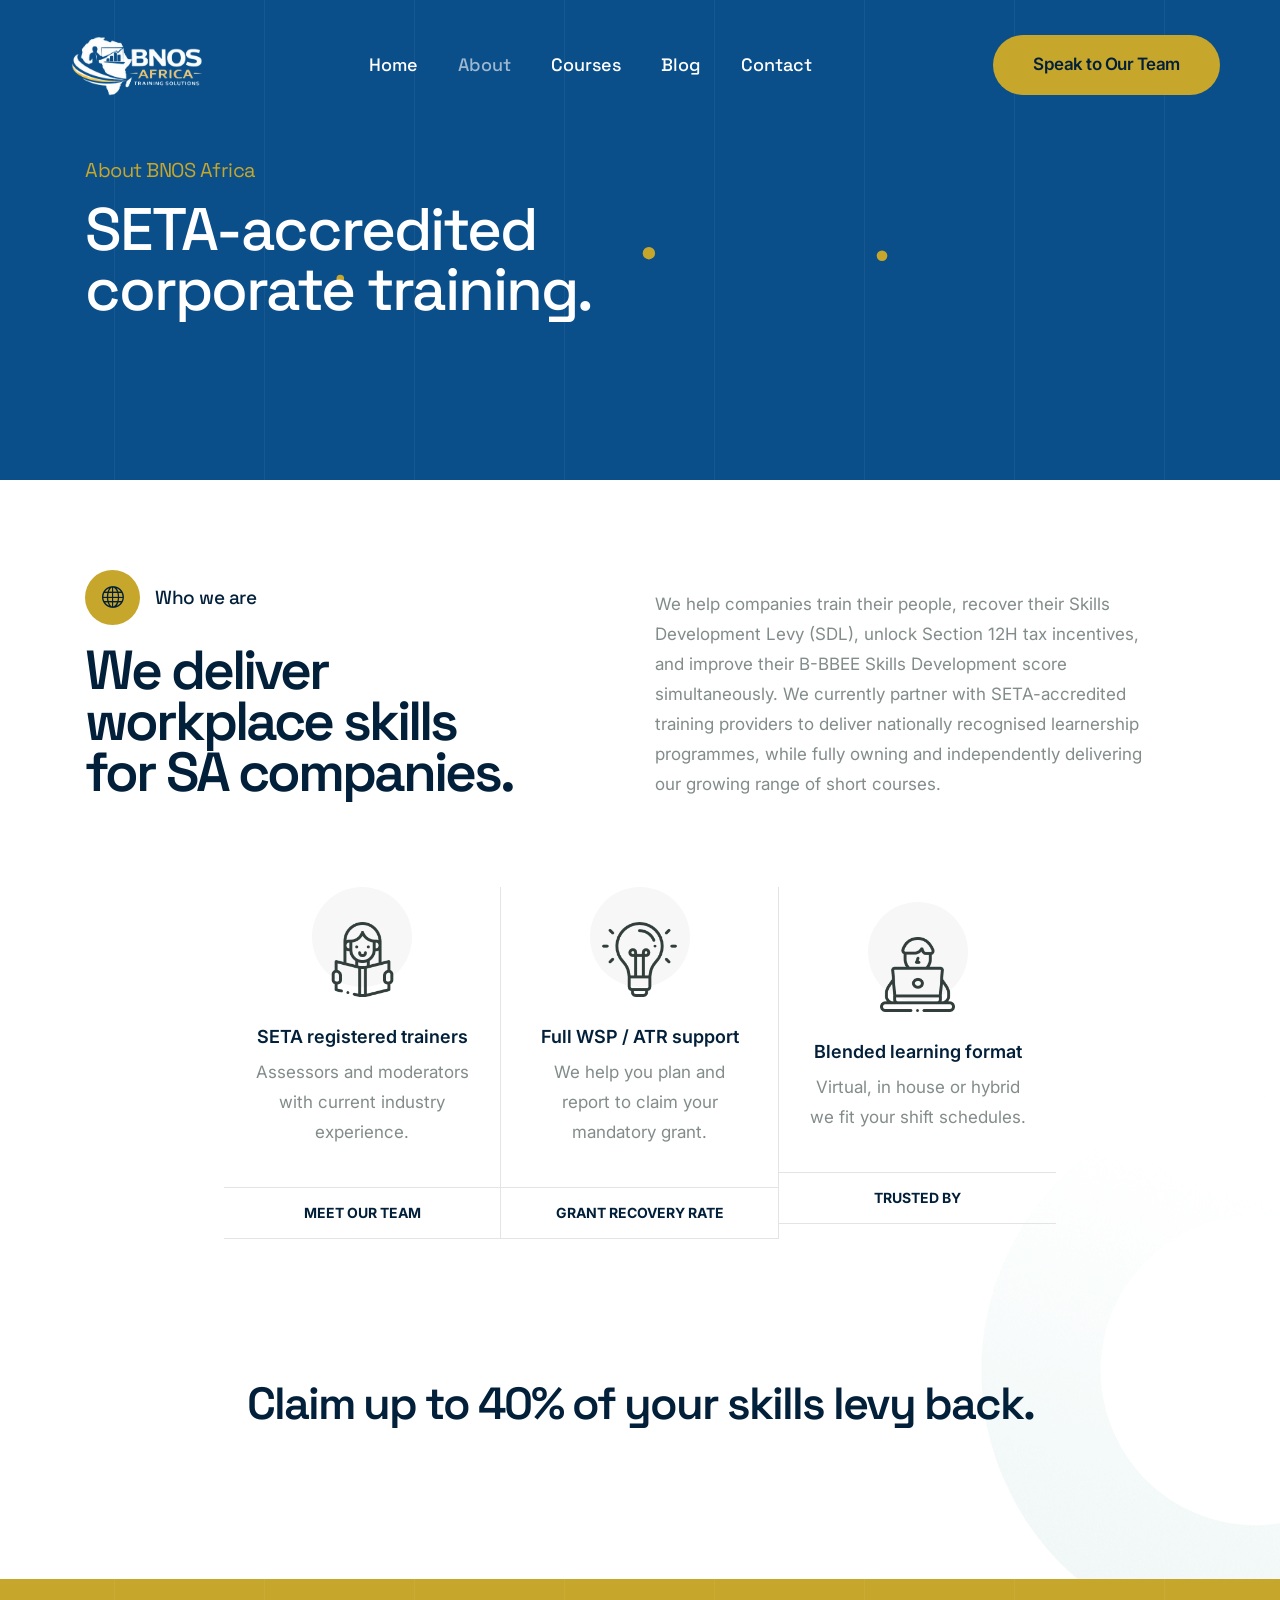
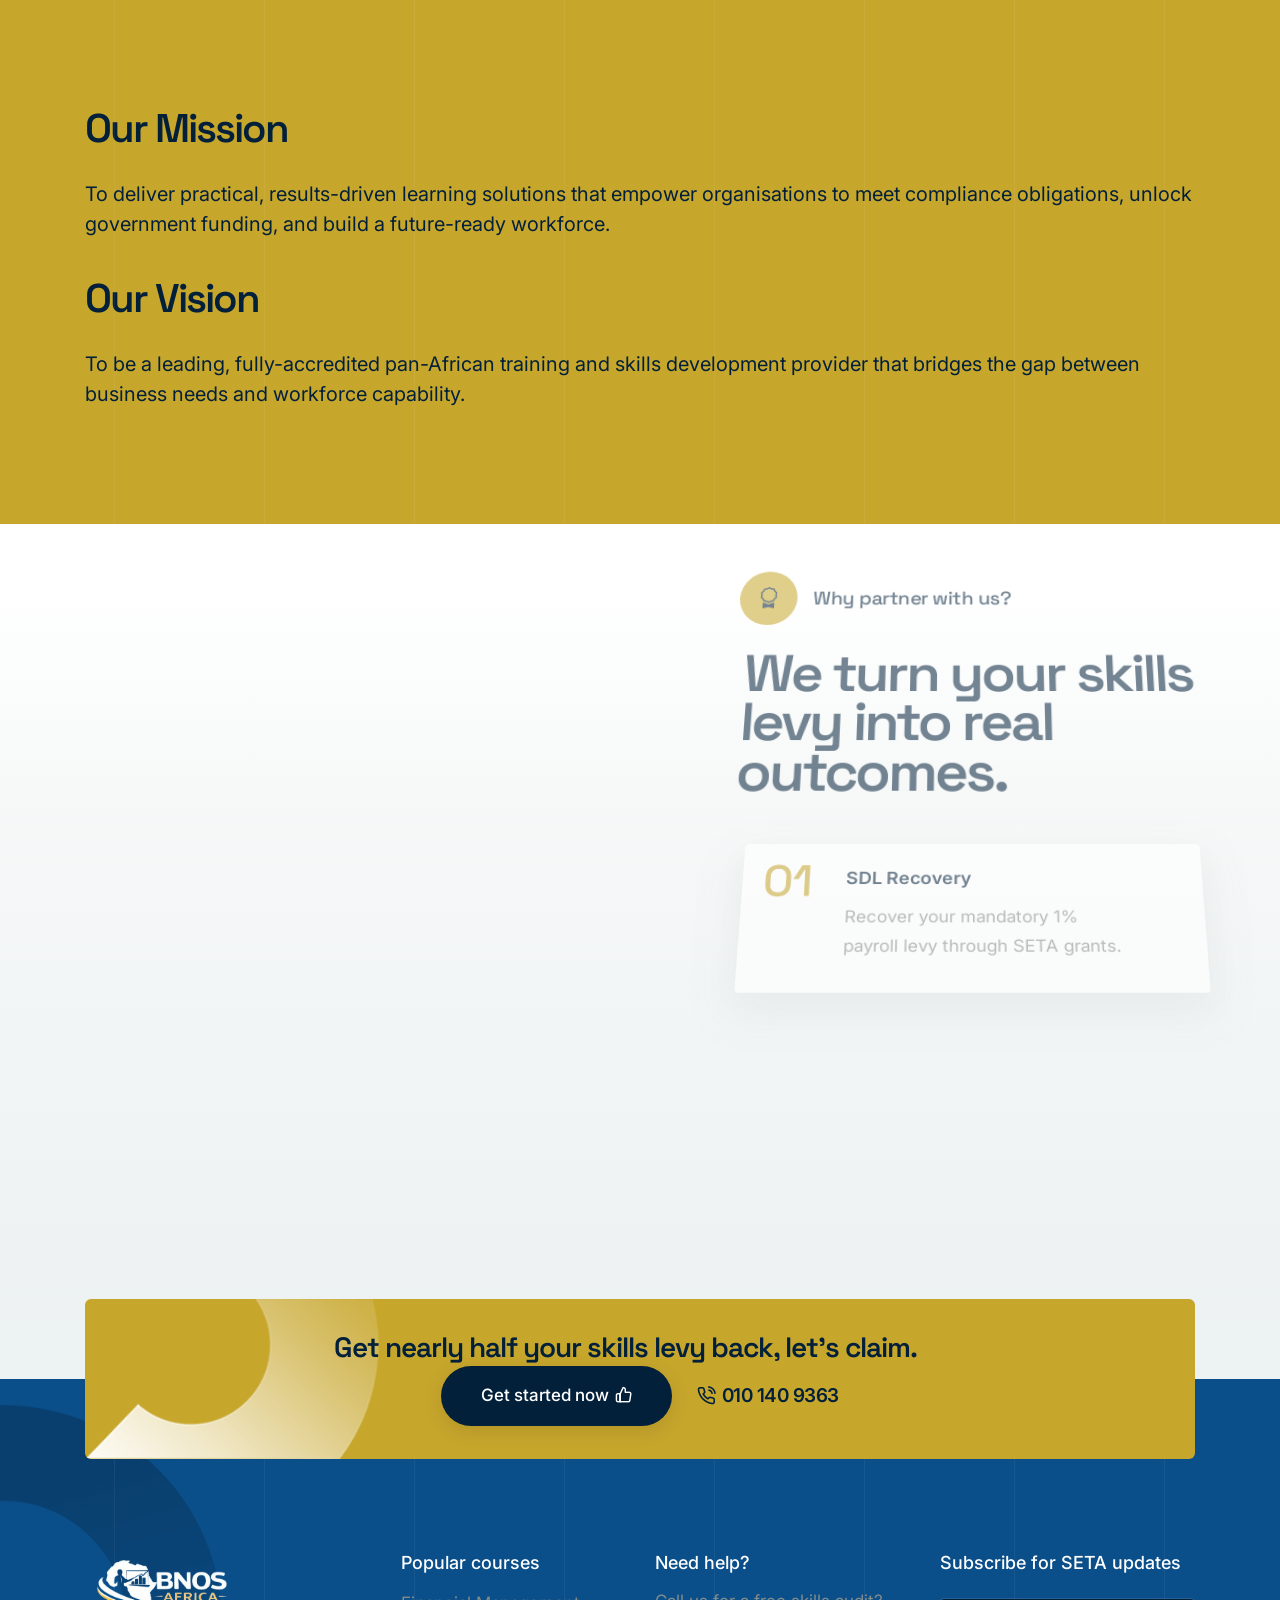
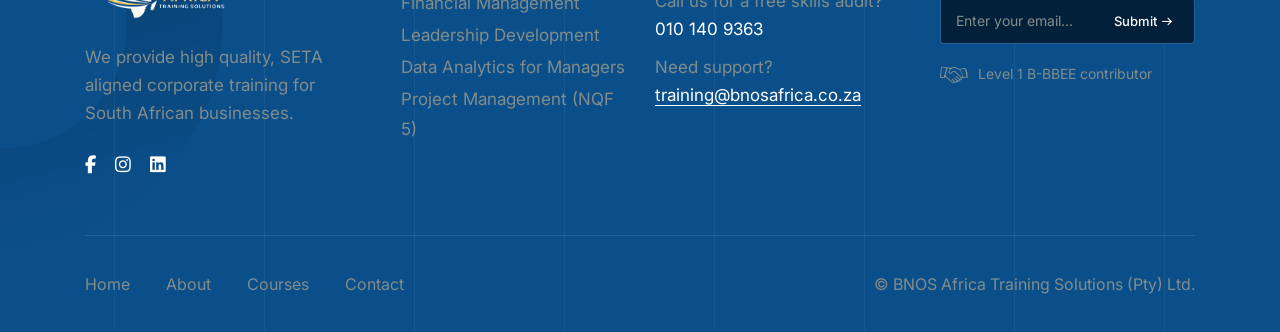
<file: about.html>
<!doctype html>
<html class="no-js" lang="en">

<head>
  <title>About - BNOS Africa Training solutions</title>
  <meta charset="utf-8">
  <meta http-equiv="X-UA-Compatible" content="IE=edge" />
  <meta name="author" content="ThemeZaa">
  <meta name="viewport" content="width=device-width,initial-scale=1.0" />
  <meta name="description" content="BNOS Africa Training solutions">
  <!-- favicon icon -->
  <link rel="shortcut icon" href="images/img5-2-Photoroom.png" type="image/x-icon" />
  <link rel="apple-touch-icon" href="images/img5-2-Photoroom.png">
  <link rel="apple-touch-icon" sizes="72x72" href="images/img5-2-Photoroom.png">
  <link rel="apple-touch-icon" sizes="114x114" href="images/img5-2-Photoroom.png">
  <!-- google fonts preconnect -->
  <link rel="preconnect" href="https://fonts.googleapis.com" crossorigin>
  <link rel="preconnect" href="https://fonts.gstatic.com" crossorigin>
  <!-- style sheets and font icons -->
  <link rel="stylesheet" href="css/vendors.min.css" />
  <link rel="stylesheet" href="css/icon.min.css" />
  <link rel="stylesheet" href="css/style.css" />
  <link rel="stylesheet" href="css/responsive.css" />
  <link rel="stylesheet" href="demos/elearning/elearning.css" />
  <style>
    @media (max-width: 767px) {
      .flex-mobile-cta {
        display: flex;
        align-items: center;
      }
    }

    @media (max-width: 470px){
      .logo-image{
        max-width: 100px !important;
      }

      .logo-container{
        margin-right: 0px !important;
      }

      .cta-container{
        padding-left: 0px !important;
      }
    }

    @media (min-width: 560px) {
      .display-class {
        display: none;
      }
    }
  </style>
</head>

<body data-mobile-nav-trigger-alignment="right" data-mobile-nav-style="modern" data-mobile-nav-bg-color="#313e3b">
  <!-- start header -->
  <header>
    <!-- start navigation -->
    <nav class="navbar navbar-expand-lg header-transparent bg-transparent header-reverse" data-header-hover="light">
      <div class="container-fluid">
        <div class="col-auto col-lg-2 me-lg-0 logo-container me-auto">
          <a class="navbar-brand" href="index.html">
            <img src="images/img5-2-Photoroom.png" data-at2x="images/img5-2-Photoroom.png" alt=""
              class="default-logo" />
            <img src="images/img5-Photoroom.png" data-at2x="images/img5-Photoroom.png" alt="" class="alt-logo" />
            <img src="images/img5-Photoroom.png" data-at2x="images/img5-Photoroom.png" alt="" class="mobile-logo logo-image" />
          </a>
        </div>
        <div class="col-auto menu-order position-static flex-mobile-cta cta-container">
          <div class="alt-font fw-500 lg-fs-15 xs-fs-13 overflow-hidden display-class" style="margin-right: 20px;">
            <a href="contact.html#contactForm"
              class="btn btn-base-color btn-rounded btn-switch-text fw-600 d-inline-block sm-btn-medium xs-btn-small align-middle left-icon"
              style="padding: 10px;">
              <span>
                <span class="btn-double-text ls-minus-05px" data-text="Speak to Our Team">Speak to Our Team</span>
              </span>
            </a>
          </div>
          <button class="navbar-toggler float-start" type="button" data-bs-toggle="collapse" data-bs-target="#navbarNav"
            aria-controls="navbarNav" aria-label="Toggle navigation">
            <span class="navbar-toggler-line"></span>
            <span class="navbar-toggler-line"></span>
            <span class="navbar-toggler-line"></span>
            <span class="navbar-toggler-line"></span>
          </button>

          <div class="collapse navbar-collapse" id="navbarNav">
            <ul class="navbar-nav alt-font">
              <li class="nav-item">
                <a href="index.html" class="nav-link">Home</a>
              </li>
              <li class="nav-item">
                <a href="about.html" class="nav-link">About</a>
              </li>
              <li class="nav-item dropdown dropdown-with-icon">
                <a href="courses.html" class="nav-link">Courses</a>
                <i class="fa-solid fa-angle-down dropdown-toggle" id="navbarDropdownMenuLink" role="button"
                  data-bs-toggle="dropdown" aria-expanded="false"></i>
                <ul class="dropdown-menu" aria-labelledby="navbarDropdownMenuLink">
                  <li>
                    <a href="courses-details.html"><i class="bi bi-laptop"></i>
                      <div class="submenu-icon-content">
                        <span>Finance</span>
                        <p>Develop professional finance skills</p>
                      </div>
                    </a>
                  </li>
                  <li>
                    <a href="courses-details.html"><i class="bi bi-briefcase"></i>
                      <div class="submenu-icon-content">
                        <span>Business</span>
                        <p>Advance your business</p>
                      </div>
                    </a>
                  </li>
                  <li>
                    <a href="courses-details.html"><i class="bi bi-megaphone"></i>
                      <div class="submenu-icon-content">
                        <span>Marketing</span>
                        <p>New age marketing skills</p>
                      </div>
                    </a>
                  </li>
                </ul>
              </li>
              <li class="nav-item"><a href="blog.html" class="nav-link">Blog</a></li>
              <li class="nav-item">
                <a href="contact.html" class="nav-link">Contact</a>
              </li>
            </ul>
          </div>
        </div>
        <div class="col-auto col-lg-3 text-end d-none d-sm-flex">
          <div class="header-icon">
            <div>
              <div class="alt-font fw-500 lg-fs-15 overflow-hidden w-100">
                <a href="contact.html#contactForm"
                  class="w-100 btn btn-extra-large btn-base-color btn-rounded btn-switch-text fw-600 d-inline-block sm-me-10px align-middle">
                  <span>
                    <span class="btn-double-text ls-minus-05px" data-text="Train Your Workforce">Speak to Our
                      Team</span>
                  </span>
                </a>
              </div>
            </div>
          </div>
        </div>
      </div>
    </nav>
    <!-- end navigation -->
  </header>
  <!-- end header -->
  <!-- start page title -->
  <section class="ipad-top-space-margin bg-blue cover-background page-title-big-typography">
    <div class="background-position-center-top h-100 w-100 position-absolute left-0px top-0"
      style="background-image: url('images/vertical-line-bg-small.svg')"></div>
    <div id="particles-style-01" class="h-100 position-absolute left-0px top-0 w-100" data-particle="true"
      data-particle-options='{"particles": {"number": {"value": 8,"density": {"enable": true,"value_area": 2000}},"color": {"value": ["#C7A62C", "#C7A62C", "#C7A62C", "#C7A62C", "#C7A62C"]},"shape": {"type": "circle","stroke":{"width":0,"color":"#000000"}},"opacity": {"value": 1,"random": false,"anim": {"enable": false,"speed": 1,"sync": false}},"size": {"value": 8,"random": true,"anim": {"enable": false,"sync": true}},"line_linked":{"enable":false,"distance":0,"color":"#ffffff","opacity":1,"width":1},"move": {"enable": true,"speed":1,"direction": "right","random": false,"straight": false}},"interactivity": {"detect_on": "canvas","events": {"onhover": {"enable": false,"mode": "repulse"},"onclick": {"enable": false,"mode": "push"},"resize": true}},"retina_detect": false}'>
    </div>
    <div class="container">
      <div class="row align-items-center extra-small-screen">
        <div class="col-xl-6 col-lg-7 col-md-8 col-sm-9 position-relative page-title-extra-small"
          data-anime='{ "el": "childs", "translateY": [-15, 0], "perspective": [1200,1200], "scale": [1.1, 1], "rotateX": [50, 0], "opacity": [0,1], "duration": 800, "delay": 200, "staggervalue": 300, "easing": "easeOutQuad" }'>
          <h1 class="mb-20px alt-font text-yellow">About BNOS Africa</h1>
          <h2 class="fw-500 m-0 ls-minus-2px text-white alt-font">SETA‑accredited corporate training.</h2>
        </div>
      </div>
    </div>
  </section>
  <!-- end page title -->

  <!-- start section -->
  <section class="position-relative z-index-1 background-position-left-top background-no-repeat overflow-hidden">
    <div class="position-absolute right-0px bottom-minus-90px z-index-minus-1 d-none d-md-inline-block"
      data-bottom-top="transform: translateY(-50px)" data-top-bottom="transform: translateY(50px)">
      <img src="images/demo-elearning-04.png" alt="">
    </div>
    <div class="container">
      <div class="row align-items-end justify-content-center mb-8 xs-mb-12">
        <div class="col-xl-5 col-lg-6 col-md-10 position-relative md-mb-20px text-center text-lg-start"
          data-anime='{ "el": "childs", "translateY": [30, 0], "opacity": [0,1], "duration": 600, "delay":0, "staggervalue": 300, "easing": "easeOutQuad" }'>
          <div class="icon-with-text-style-08 mb-20px d-inline-block">
            <div class="feature-box feature-box-left-icon-middle">
              <div class="feature-box-icon feature-box-icon-rounded w-55px h-55px rounded-circle bg-yellow me-15px">
                <i class="bi bi-globe d-inline-block icon-extra-medium text-dark-gray"></i>
              </div>
              <div class="feature-box-content last-paragraph-no-margin">
                <span class="d-inline-block alt-font fs-19 fw-500 ls-minus-05px text-dark-gray">Who we are</span>
              </div>
            </div>
          </div>
          <h2 class="alt-font text-dark-gray fw-600 ls-minus-3px mb-0">We deliver workplace skills for SA companies.
          </h2>
        </div>
        <div class="col-xl-6 col-lg-6 col-md-10 offset-xl-1 text-center text-lg-start last-paragraph-no-margin"
          data-anime='{ "el": "childs", "translateY": [30, 0], "opacity": [0,1], "duration": 600, "delay":0, "staggervalue": 300, "easing": "easeOutQuad" }'>
          <p class=" xl-w-95 lg-w-100">We help companies train their people, recover their Skills Development Levy (SDL), unlock Section
12H tax incentives, and improve their B-BBEE Skills Development score simultaneously. We
currently partner with SETA-accredited training providers to deliver nationally recognised
learnership programmes, while fully owning and independently delivering our growing range of short
courses.</p>
        </div>
      </div>
      <div class="row g-0 row-cols-1 row-cols-lg-4 row-cols-sm-2 g-0 justify-content-center align-items-center mb-3"
        data-anime='{ "el": "childs", "translateX": [-15, 0], "opacity": [0,1], "duration": 600, "delay":0, "staggervalue": 300, "easing": "easeOutQuad" }'>
        <!-- start features box item -->
        <div
          class="col services-box-style-07 text-center last-paragraph-no-margin border-end border-color-transparent-dark-very-light md-mb-50px xs-border-end-0">
          <div class="pe-50px ps-50px pb-40px xl-ps-30px xl-pe-30px">
            <div class="position-relative ms-auto me-auto mb-25px">
              <img src="images/demo-elearning-about-icon-01.png" class="h-75px position-relative z-index-1 mt-35px"
                alt="">
              <div
                class="h-100px w-100px rounded-circle bg-very-light-gray position-absolute top-0 start-50 translate-middle-x">
              </div>
            </div>
            <span class="fs-18 fw-600 text-dark-gray d-block mb-5px">SETA registered trainers</span>
            <p class="lh-30">Assessors and moderators with current industry experience.</p>
          </div>
          <div class="d-flex flex-column overflow-hidden w-100 justify-content-center position-relative">
            <div
              class="fs-14 fw-700 text-uppercase text-dark-gray border-top border-bottom border-color-transparent-dark-very-light pt-10px pb-10px ">
              <span class="text-down d-block">Meet our team</span></div>
            <div class="btn-hover d-flex align-items-center justify-content-center bg-dark-gray">
              <a href="https://www.linkedin.com/company/bnos-africa-training-solutions/" target="_blank" class="inner-link btn btn-link btn-hover-animation-switch btn-extra-large text-white">
                <span>
                  <span class="btn-text">Meet our team</span>
                  <span class="btn-icon"><i class="feather icon-feather-arrow-right"></i></span>
                  <span class="btn-icon"><i class="feather icon-feather-arrow-right"></i></span>
                </span>
              </a>
            </div>
          </div>
        </div>
        <!-- end features box item -->
        <!-- start features box item -->
        <div
          class="col services-box-style-07 text-center last-paragraph-no-margin border-end border-color-transparent-dark-very-light md-mb-50px md-border-end-0">
          <div class="pe-50px ps-50px pb-40px xl-ps-30px xl-pe-30px">
            <div class="position-relative ms-auto me-auto mb-25px">
              <img src="images/demo-elearning-about-icon-02.png" class="h-75px position-relative z-index-1 mt-35px"
                alt="">
              <div
                class="h-100px w-100px rounded-circle bg-very-light-gray position-absolute top-0 start-50 translate-middle-x">
              </div>
            </div>
            <span class="fs-18 fw-600 text-dark-gray d-block mb-5px">Full WSP / ATR support</span>
            <p class="lh-30">We help you plan and report to claim your mandatory grant.</p>
          </div>
          <div class="d-flex flex-column overflow-hidden w-100 justify-content-center position-relative">
            <div
              class="fs-14 fw-700 text-uppercase text-dark-gray border-top border-bottom border-color-transparent-dark-very-light pt-10px pb-10px ">
              <span class="text-down d-block">Grant recovery rate</span></div>
            <div class="btn-hover d-flex align-items-center justify-content-center bg-dark-gray">
              <a href="index.html#testimonials" class="inner-link btn btn-link btn-hover-animation-switch btn-extra-large text-white">
                <span>
                  <span class="btn-text">Client stories</span>
                  <span class="btn-icon"><i class="feather icon-feather-arrow-right"></i></span>
                  <span class="btn-icon"><i class="feather icon-feather-arrow-right"></i></span>
                </span>
              </a>
            </div>
          </div>
        </div>
        <!-- end features box item -->
        <!-- start features box item -->
        <div class="col services-box-style-07 text-center last-paragraph-no-margin">
          <div class="pe-50px ps-50px pb-40px xl-ps-30px xl-pe-30px">
            <div class="position-relative ms-auto me-auto mb-25px">
              <img src="images/demo-elearning-about-icon-04.png" class="h-75px position-relative z-index-1 mt-35px"
                alt="">
              <div
                class="h-100px w-100px rounded-circle bg-very-light-gray position-absolute top-0 start-50 translate-middle-x">
              </div>
            </div>
            <span class="fs-18 fw-600 text-dark-gray d-block mb-5px">Blended learning format</span>
            <p class="lh-30">Virtual, in house or hybrid we fit your shift schedules.</p>
          </div>
          <div class="d-flex flex-column overflow-hidden w-100 justify-content-center position-relative">
            <div
              class="fs-14 fw-700 text-uppercase text-dark-gray border-top border-bottom border-color-transparent-dark-very-light pt-10px pb-10px ">
              <span class="text-down d-block">Trusted by</span></div>
            <div class="btn-hover d-flex align-items-center justify-content-center bg-dark-gray">
              <a href="courses.html"
                class="inner-link btn btn-link btn-hover-animation-switch btn-extra-large text-white">
                <span>
                  <span class="btn-text">View offerings</span>
                  <span class="btn-icon"><i class="feather icon-feather-arrow-right"></i></span>
                  <span class="btn-icon"><i class="feather icon-feather-arrow-right"></i></span>
                </span>
              </a>
            </div>
          </div>
        </div>
        <!-- end features box item -->
      </div>
    </div>
    <div class="container-fluid">
      <div class="row position-relative mt-40px xs-mt-20px">
        <div class="col swiper swiper-width-auto feather-shadow text-center"
          data-slider-options='{ "slidesPerView": "auto", "spaceBetween":80, "centeredSlides": true, "speed": 30000, "loop": true, "pagination": { "el": ".slider-four-slide-pagination-2", "clickable": false }, "allowTouchMove": false, "autoplay": { "delay":0, "disableOnInteraction": false }, "navigation": { "nextEl": ".slider-four-slide-next-2", "prevEl": ".slider-four-slide-prev-2" }, "keyboard": { "enabled": true, "onlyInViewport": true }, "effect": "slide" }'>
          <div class="swiper-wrapper marquee-slide">
            <!-- start slider item -->
            <div class="swiper-slide">
              <div class="fs-190 ls-minus-10px pt-10px pb-10px alt-font fw-600 opacity-1">skills development grants
              </div>
            </div>
            <!-- end slider item -->
            <!-- start slider item -->
            <div class="swiper-slide">
              <div class="fs-190 ls-minus-10px pt-10px pb-10px alt-font fw-600 opacity-1">workplace skills plans</div>
            </div>
            <!-- end slider item -->
            <!-- start slider item -->
            <div class="swiper-slide">
              <div class="fs-190 ls-minus-10px pt-10px pb-10px alt-font fw-600 opacity-1">SETA accredited training</div>
            </div>
            <!-- end slider item -->
          </div>
        </div>
        <div
          class="col-12 position-absolute top-0 h-100 d-flex justify-content-center align-items-center left-0px z-index-1 text-center">
          <h4 class="alt-font text-dark-gray fs-45 fw-600 ls-minus-2px xs-ls-minus-1px mb-0 mt-40px xs-mt-15px">Claim up
            to 40% of your skills levy back.</h4>
        </div>
      </div>
    </div>
  </section>
  <!-- end section -->
  <!-- start section -->
  <section class="position-relative bg-yellow overflow-hidden">

    <div class="background-position-center-top h-100 w-100 position-absolute left-0px top-0"
      style="background-image: url('images/vertical-line-bg-small.svg')"></div>
    
    <div class="container">
      <!-- section header -->
<h2 class="alt-font text-dark-gray fs-40 fw-600 ls-minus-2px xs-ls-minus-1px mt-40px xs-mt-15px mb-40">Our
            Mission</h2>
      <div class="position-relative md-mb-50px sm-mb-25px">
        <p class="text-dark-gray fs-20">To deliver practical, results-driven learning
          solutions that empower organisations to meet
          compliance obligations, unlock government
          funding, and build a future-ready workforce.</p>
      </div>

      <h2 class="alt-font text-dark-gray fs-40 fw-600 ls-minus-2px xs-ls-minus-1px mt-40px xs-mt-15px mb-40">Our
            Vision</h2>

            <div class="position-relative md-mb-50px sm-mb-25px">
        <p class="text-dark-gray fs-20">To be a leading, fully-accredited pan-African
training and skills development provider that
bridges the gap between business needs
and workforce capability.</p>
      </div>
    </div>

  </section>
  <!-- end section -->
  <!-- start section -->
  <section class="bg-gradient-tranquil-white pt-0 position-relative align-items-center mt-60px">
    <div class="container">
      <div class="row justify-content-center align-items-center">
        <div class="col-xl-7 col-lg-6 text-center"
          data-anime='{ "el": "childs", "opacity": [0,1], "duration": 600, "delay": 100, "staggervalue": 300, "easing": "easeOutQuad" }'>
          <div
            class="position-relative md-mb-50px xs-mb-30px pe-50px outside-box-left-10 md-outside-box-left-0 lg-pe-0 atropos"
            data-atropos>
            <div class="atropos-scale">
              <div class="atropos-rotate">
                <div class="atropos-inner text-center w-100 overflow-visible">
                  <div data-atropos-offset="-1" class="position-absolute left-0px">
                    <img src="images/demo-elearning-about-01.png" alt="">
                  </div>
                  <img data-atropos-offset="1" class="position-relative z-index-9" src="images/demo-elearning-06.png"
                    alt="">
                </div>
              </div>
            </div>
          </div>
        </div>
        <div class="col-xl-5 col-lg-6 position-relative z-index-1">
          <div class="icon-with-text-style-08 mb-20px"
            data-anime='{ "el": "childs", "translateY": [-30, 0], "perspective": [1200,1200], "scale": [1.1, 1], "rotateX": [50, 0], "opacity": [0,1], "duration": 800, "delay": 200, "staggervalue": 300, "easing": "easeOutQuad" }'>
            <div class="feature-box feature-box-left-icon-middle">
              <div class="feature-box-icon feature-box-icon-rounded w-55px h-55px rounded-circle bg-yellow me-15px">
                <i class="bi bi-award d-inline-block icon-extra-medium text-dark-gray"></i>
              </div>
              <div class="feature-box-content last-paragraph-no-margin">
                <span class="d-inline-block alt-font fs-19 fw-500 ls-minus-05px text-dark-gray">Why partner with
                  us?</span>
              </div>
            </div>
          </div>
          <h2 class="alt-font text-dark-gray fw-600 ls-minus-3px mb-40px sm-mb-30px"
            data-anime='{ "translateY": [-30, 0], "perspective": [1200,1200], "scale": [1.1, 1], "rotateX": [50, 0], "opacity": [0,1], "duration": 800, "delay": 200, "staggervalue": 300, "easing": "easeOutQuad" }'>
            We turn your skills levy into real outcomes.</h2>
          <div class="accordion accordion-style-05" id="accordion-style-05"
            data-anime='{ "el": "childs", "translateY": [-30, 0], "perspective": [1200,1200], "scale": [1.1, 1], "rotateX": [50, 0], "opacity": [0,1], "duration": 800, "delay": 200, "staggervalue": 300, "easing": "easeOutQuad" }'>
            <!-- start accordion item -->
            <div class="accordion-item bg-white active-accordion">
              <h3 class="number alt-font mb-0 text-base-color fw-400 text-outline text-outline-color-base-color">01</h3>
              <div class="accordion-header">
                <a href="#" data-bs-toggle="collapse" data-bs-target="#accordion-style-05-01" aria-expanded="true"
                  data-bs-parent="#accordion-style-05">
                  <div class="accordion-title fs-18 position-relative pe-0 text-dark-gray fw-600 mb-0">SDL Recovery</div>
                </a>
              </div>
              <div id="accordion-style-05-01" class="accordion-collapse collapse show"
                data-bs-parent="#accordion-style-05">
                <div class="accordion-body last-paragraph-no-margin">
                  <p>Recover your mandatory 1% payroll levy through SETA grants.</p>
                </div>
              </div>
            </div>
            <!-- end accordion item -->
            <!-- start accordion item -->
            <div class="accordion-item bg-white">
              <h3 class="number alt-font mb-0 text-base-color fw-400 text-outline text-outline-color-base-color">02</h3>
              <div class="accordion-header">
                <a href="#" data-bs-toggle="collapse" data-bs-target="#accordion-style-05-02" aria-expanded="false"
                  data-bs-parent="#accordion-style-05">
                  <div class="accordion-title fs-18 position-relative pe-0 text-dark-gray fw-600 mb-0">Section 12H</div>
                </a>
              </div>
              <div id="accordion-style-05-02" class="accordion-collapse collapse" data-bs-parent="#accordion-style-05">
                <div class="accordion-body last-paragraph-no-margin">
                  <p>Tax deductions for learnership host employers, often exceeding training costs.</p>
                </div>
              </div>
            </div>
            <!-- end accordion item -->
            <!-- start accordion item -->
            <div class="accordion-item bg-white">
              <h3 class="number alt-font mb-0 text-base-color fw-400 text-outline text-outline-color-base-color">03</h3>
              <div class="accordion-header">
                <a href="#" data-bs-toggle="collapse" data-bs-target="#accordion-style-05-03" aria-expanded="false"
                  data-bs-parent="#accordion-style-05">
                  <div class="accordion-title fs-18 position-relative pe-0 text-dark-gray fw-600 mb-0">B-BBEE Points</div>
                </a>
              </div>
              <div id="accordion-style-05-03" class="accordion-collapse collapse" data-bs-parent="#accordion-style-05">
                <div class="accordion-body last-paragraph-no-margin">
                  <p>Skills Development worth up to 25 points on Generic B-BBEE Scorecard.</p>
                </div>
              </div>
            </div>
            <!-- end accordion item -->
             <!-- start accordion item -->
            <div class="accordion-item bg-white">
              <h3 class="number alt-font mb-0 text-base-color fw-400 text-outline text-outline-color-base-color">04</h3>
              <div class="accordion-header">
                <a href="#" data-bs-toggle="collapse" data-bs-target="#accordion-style-05-04" aria-expanded="false"
                  data-bs-parent="#accordion-style-05-04">
                  <div class="accordion-title fs-18 position-relative pe-0 text-dark-gray fw-600 mb-0">Managed Service</div>
                </a>
              </div>
              <div id="accordion-style-05-04" class="accordion-collapse collapse" data-bs-parent="#accordion-style-05">
                <div class="accordion-body last-paragraph-no-margin">
                  <p>We handle learner admin, SETA reporting, certification, and facilitation.</p>
                </div>
              </div>
            </div>
            <!-- end accordion item -->
          </div>
        </div>
      </div>
    </div>
  </section>
  <!-- end section -->
  <!-- start footer -->
  <footer class="bg-blue position-relative">
    <div class="position-absolute left-minus-100px top-25px">
      <img src="images/demo-elearning-bg-05.png" alt="" class="w-80" />
    </div>
    <div class="background-position-center-top h-100 w-100 position-absolute left-0px top-0" style="
          background-image: url(&quot;images/vertical-line-bg-small.svg&quot;);
        "></div>
    <div class="container overlap-section">
      <div
        class="row g-0 justify-content-center align-items-center text-center bg-base-color border-radius-6px ps-5 pe-5 pt-3 pb-3 mb-8 sm-p-25px background-position-left-bottom background-no-repeat contain-background position-relative"
        style="
            background-image: url(&quot;images/demo-elearning-bg-06.png&quot;);
          ">
        <!-- start footer column -->
        <div class="col-lg-auto lg-mb-20px">
          <h6 class="alt-font fw-600 text-dark-gray m-0 ls-minus-1px d-inline-block me-30px lg-me-0">
            Get nearly half your skills levy back, let's claim.
          </h6>
        </div>
        <!-- end footer column -->
        <!-- start footer column -->
        <div class="col-auto">
          <a href="contact.html"
            class="btn btn-extra-large btn-dark-gray btn-rounded btn-box-shadow btn-switch-text d-inline-block me-20px align-middle xs-m-0">
            <span>
              <span class="btn-double-text" data-text="Get started now">Get started now</span>
              <span><i class="feather icon-feather-thumbs-up"></i></span>
            </span>
          </a>
          <span
            class="d-block d-sm-inline-block text-dark-gray fs-19 fw-600 left-icon d-inline-block align-middle xs-mt-10px ls-minus-05px"><a
              href="tel:0101409363"><i class="feather icon-feather-phone-call"></i>010 140 9363</a></span>
        </div>
        <!-- end footer column -->
      </div>
    </div>
    <div class="container footer-dark text-center text-sm-start position-relative">
      <div class="row mb-5 sm-mb-7 xs-mb-30px">
        <!-- start footer column -->
        <div class="col-lg-3 col-md-4 col-sm-6 d-flex flex-column last-paragraph-no-margin md-mb-40px xs-mb-30px">
          <a href="index.html" class="footer-logo mb-15px d-inline-block">
            <img src="images/img5-2-Photoroom.png" data-at2x="images/img5-2-Photoroom.png" alt="" />
          </a>
          <p class="lh-28">
            We provide high quality, SETA aligned corporate training for South African businesses.
          </p>
          <div class="elements-social social-text-style-01 mt-9 xs-mt-15px">
            <ul class="small-icon light">
              <li class="sm-mb-0">
                <a class="facebook" href="https://www.facebook.com/" target="_blank"><i
                    class="fa-brands fa-facebook-f"></i></a>
              </li>
              <li class="sm-mb-0">
                <a class="instagram" href="https://www.instagram.com/bnos.africatraining.solutions?igsh=eWh5aWV5bW5vNHB6" target="_blank"><i
                    class="fa-brands fa-instagram"></i></a>
              </li>
              <li class="sm-mb-0">
                <a class="linkedin" href="https://www.linkedin.com/company/bnos-africa-training-solutions/" target="_blank"><i
                    class="fa-brands fa-linkedin"></i></a>
              </li>
            </ul>
          </div>
        </div>
        <!-- end footer column -->
        <!-- start footer column -->
        <div class="col-lg-3 col-md-4 col-sm-6 ps-4 last-paragraph-no-margin md-mb-40px xs-mb-30px">
          <span class="fw-500 fs-18 d-block text-white mb-10px">Popular courses</span>
          <ul>
            <li><a href="courses.html">Financial Management</a></li>
            <li><a href="courses.html">Leadership Development</a></li>
            <li><a href="courses.html">Data Analytics for Managers</a></li>
            <li><a href="courses.html">Project Management (NQF 5)</a></li>
          </ul>
        </div>
        <!-- end footer column -->
        <!-- start footer column -->
        <div class="col-lg-3 col-md-4 col-sm-6 last-paragraph-no-margin xs-mb-30px">
          <span class="fw-500 fs-18 d-block text-white mb-10px">Need help?</span>
          <span class="lh-26 d-block">Call us for a free skills audit?</span>
          <span class="text-white d-block mb-10px"><a href="tel:0101409363">010 140 9363</a></span>
          <span class="lh-26 d-block">Need support?</span>
          <a href="mailto:training@bnosafrica.co.za"
            class="text-white text-decoration-line-bottom">training@bnosafrica.co.za</a>
        </div>
        <!-- end footer column -->
        <!-- start footer column -->
        <div class="col-lg-3 col-md-12 col-sm-6 text-md-center text-lg-start">
          <span class="fs-18 fw-500 d-block text-white mb-20px">Subscribe for SETA updates</span>
          <div class="d-inline-block w-100 newsletter-style-02 position-relative mb-15px">
            <form action="email-templates/subscribe-newsletter.php" method="post" class="position-relative w-100">
              <input class="input-small bg-dark-gray border-color-transparent-white-light w-100 form-control required"
                type="email" name="email" placeholder="Enter your email..." />
              <input type="hidden" name="redirect" value="" />
              <button type="submit" aria-label="submit"
                class="btn pe-20px text-white fs-13 fw-500 lg-ps-15px lg-pe-15px submit">
                Submit <i class="feather icon-feather-arrow-right submit"></i>
              </button>
              <div
                class="form-results border-radius-4px pt-5px pb-5px ps-15px pe-15px fs-14 lh-22 mt-10px w-100 text-center position-absolute d-none">
              </div>
            </form>
          </div>
          <div
            class="d-flex align-items-center justify-content-center justify-content-md-center justify-content-sm-start justify-content-lg-start fs-14">
            <div class="d-inline-block">
              <i class="line-icon-Handshake me-10px align-middle icon-very-medium"></i>Level 1 B-BBEE contributor
            </div>
          </div>
        </div>
        <!-- end footer column -->
      </div>
      <div class="row align-items-center footer-bottom border-top border-color-transparent-white-light pt-30px g-0">
        <!-- start footer menu -->
        <div class="col-xl-7 ps-0 text-center text-xl-start lg-mb-10px">
          <ul class="footer-navbar fs-16 lh-normal">
            <li class="nav-item active">
              <a href="index.html" class="nav-link ps-0">Home</a>
            </li>
            <li class="nav-item">
              <a href="about.html" class="nav-link">About</a>
            </li>
            <li class="nav-item">
              <a href="courses.html" class="nav-link">Courses</a>
            </li>
            <li class="nav-item">
              <a href="contact.html" class="nav-link">Contact</a>
            </li>
          </ul>
        </div>
        <!-- end footer menu -->
        <!-- start copyright -->
        <div class="col-xl-5 last-paragraph-no-margin text-center text-xl-end">
          <p class="fs-16">&copy; BNOS Africa Training Solutions (Pty) Ltd.</p>
        </div>
        <!-- start copyright -->
      </div>
    </div>
  </footer>
  <!-- end footer -->
  <!-- start scroll progress -->
  <div class="scroll-progress d-none d-xxl-block">
    <a href="#" class="scroll-top" aria-label="scroll">
      <span class="scroll-text">Scroll</span><span class="scroll-line"><span class="scroll-point"></span></span>
    </a>
  </div>
  <!-- end scroll progress -->
  <!-- javascript libraries -->
  <script type="text/javascript" src="js/jquery.js"></script>
  <script type="text/javascript" src="js/vendors.min.js"></script>
  <script type="text/javascript" src="js/main.js"></script>
</body>

</html>
</file>
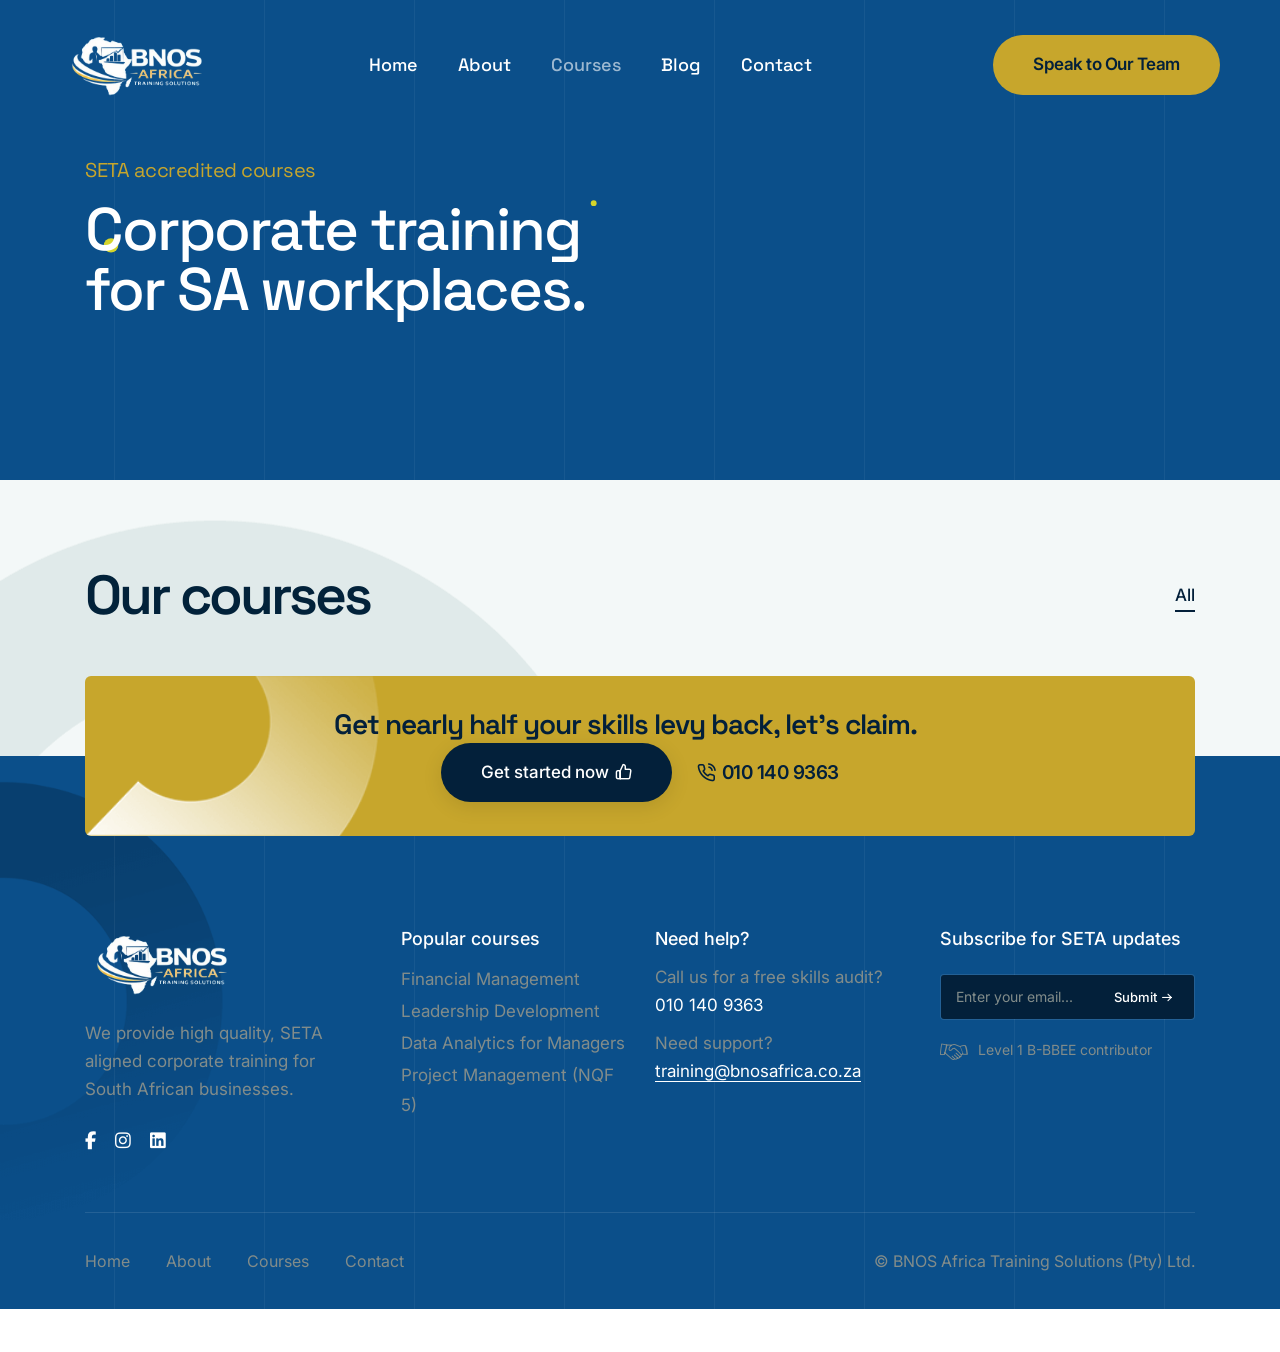
<file: courses-details.html>
<!doctype html>
<html class="no-js" lang="en">
  <head>
    <title>Course Details - BNOS Africa Training solutions</title>
    <meta charset="utf-8" />
    <meta http-equiv="X-UA-Compatible" content="IE=edge" />
    <meta name="author" content="ThemeZaa" />
    <meta name="viewport" content="width=device-width,initial-scale=1.0" />
    <meta name="description" content="BNOS Africa Training solutions" />
    <!-- favicon icon -->
    <link
      rel="shortcut icon"
      href="images/img5-2-Photoroom.png"
      type="image/x-icon"
    />
    <link rel="apple-touch-icon" href="images/img5-2-Photoroom.png" />
    <link
      rel="apple-touch-icon"
      sizes="72x72"
      href="images/img5-2-Photoroom.png"
    />
    <link
      rel="apple-touch-icon"
      sizes="114x114"
      href="images/img5-2-Photoroom.png"
    />
    <!-- google fonts preconnect -->
    <link rel="preconnect" href="https://fonts.googleapis.com" crossorigin />
    <link rel="preconnect" href="https://fonts.gstatic.com" crossorigin />
    <!-- style sheets and font icons -->
    <link rel="stylesheet" href="css/vendors.min.css" />
    <link rel="stylesheet" href="css/icon.min.css" />
    <link rel="stylesheet" href="css/style.css" />
    <link rel="stylesheet" href="css/responsive.css" />
    <link rel="stylesheet" href="demos/elearning/elearning.css" />
    <link rel="stylesheet" href="css/skeleton.css" />
    <style>
    @media (max-width: 767px) {
      .flex-mobile-cta {
        display: flex;
        align-items: center;
      }
    }

    @media (max-width: 470px){
      .logo-image{
        max-width: 100px !important;
      }

      .logo-container{
        margin-right: 0px !important;
      }

      .cta-container{
        padding-left: 0px !important;
      }
    }

    @media (min-width: 560px) {
      .display-class {
        display: none;
      }
    }
  </style>
  </head>
  <body
    data-mobile-nav-trigger-alignment="right"
    data-mobile-nav-style="modern"
    data-mobile-nav-bg-color="#313e3b"
  >
    <!-- start header -->
    <header>
    <!-- start navigation -->
    <nav class="navbar navbar-expand-lg header-transparent bg-transparent header-reverse" data-header-hover="light">
      <div class="container-fluid">
        <div class="col-auto col-lg-2 me-lg-0 logo-container me-auto">
          <a class="navbar-brand" href="index.html">
            <img src="images/img5-2-Photoroom.png" data-at2x="images/img5-2-Photoroom.png" alt=""
              class="default-logo" />
            <img src="images/img5-Photoroom.png" data-at2x="images/img5-Photoroom.png" alt="" class="alt-logo" />
            <img src="images/img5-Photoroom.png" data-at2x="images/img5-Photoroom.png" alt="" class="mobile-logo logo-image" />
          </a>
        </div>
        <div class="col-auto menu-order position-static flex-mobile-cta cta-container">
          <div class="alt-font fw-500 lg-fs-15 xs-fs-13 overflow-hidden display-class" style="margin-right: 20px;">
            <a href="contact.html#contactForm"
              class="btn btn-base-color btn-rounded btn-switch-text fw-600 d-inline-block sm-btn-medium xs-btn-small align-middle left-icon"
              style="padding: 10px;">
              <span>
                <span class="btn-double-text ls-minus-05px" data-text="Speak to Our Team">Speak to Our Team</span>
              </span>
            </a>
          </div>
          <button class="navbar-toggler float-start" type="button" data-bs-toggle="collapse" data-bs-target="#navbarNav"
            aria-controls="navbarNav" aria-label="Toggle navigation">
            <span class="navbar-toggler-line"></span>
            <span class="navbar-toggler-line"></span>
            <span class="navbar-toggler-line"></span>
            <span class="navbar-toggler-line"></span>
          </button>

          <div class="collapse navbar-collapse" id="navbarNav">
            <ul class="navbar-nav alt-font">
              <li class="nav-item">
                <a href="index.html" class="nav-link">Home</a>
              </li>
              <li class="nav-item">
                <a href="about.html" class="nav-link">About</a>
              </li>
              <li class="nav-item dropdown dropdown-with-icon">
                <a href="courses.html" class="nav-link">Courses</a>
                <i class="fa-solid fa-angle-down dropdown-toggle" id="navbarDropdownMenuLink" role="button"
                  data-bs-toggle="dropdown" aria-expanded="false"></i>
                <ul class="dropdown-menu" aria-labelledby="navbarDropdownMenuLink">
                  <li>
                    <a href="courses-details.html"><i class="bi bi-laptop"></i>
                      <div class="submenu-icon-content">
                        <span>Finance</span>
                        <p>Develop professional finance skills</p>
                      </div>
                    </a>
                  </li>
                  <li>
                    <a href="courses-details.html"><i class="bi bi-briefcase"></i>
                      <div class="submenu-icon-content">
                        <span>Business</span>
                        <p>Advance your business</p>
                      </div>
                    </a>
                  </li>
                  <li>
                    <a href="courses-details.html"><i class="bi bi-megaphone"></i>
                      <div class="submenu-icon-content">
                        <span>Marketing</span>
                        <p>New age marketing skills</p>
                      </div>
                    </a>
                  </li>
                </ul>
              </li>
              <li class="nav-item"><a href="blog.html" class="nav-link">Blog</a></li>
              <li class="nav-item">
                <a href="contact.html" class="nav-link">Contact</a>
              </li>
            </ul>
          </div>
        </div>
        <div class="col-auto col-lg-3 text-end d-none d-sm-flex">
          <div class="header-icon">
            <div>
              <div class="alt-font fw-500 lg-fs-15 overflow-hidden w-100">
                <a href="contact.html#contactForm"
                  class="w-100 btn btn-extra-large btn-base-color btn-rounded btn-switch-text fw-600 d-inline-block sm-me-10px align-middle">
                  <span>
                    <span class="btn-double-text ls-minus-05px" data-text="Train Your Workforce">Speak to Our
                      Team</span>
                  </span>
                </a>
              </div>
            </div>
          </div>
        </div>
      </div>
    </nav>
    <!-- end navigation -->
  </header>
    <!-- end header -->
    <!-- start page title -->
    <section
      class="ipad-top-space-margin bg-blue cover-background page-title-big-typography"
    >
      <div
        class="background-position-center-top h-100 w-100 position-absolute left-0px top-0"
        style="
          background-image: url(&quot;images/vertical-line-bg-small.svg&quot;);
        "
      ></div>
      <div
        id="particles-style-01"
        class="h-100 position-absolute left-0px top-0 w-100"
        data-particle="true"
        data-particle-options='{"particles": {"number": {"value": 8,"density": {"enable": true,"value_area": 2000}},"color": {"value": ["#C7A62C", "#C7A62C", "#C7A62C", "#C7A62C", "#C7A62C"]},"shape": {"type": "circle","stroke":{"width":0,"color":"#000000"}},"opacity": {"value": 1,"random": false,"anim": {"enable": false,"speed": 1,"sync": false}},"size": {"value": 8,"random": true,"anim": {"enable": false,"sync": true}},"line_linked":{"enable":false,"distance":0,"color":"#ffffff","opacity":1,"width":1},"move": {"enable": true,"speed":1,"direction": "right","random": false,"straight": false}},"interactivity": {"detect_on": "canvas","events": {"onhover": {"enable": false,"mode": "repulse"},"onclick": {"enable": false,"mode": "push"},"resize": true}},"retina_detect": false}'
      ></div>
      <div class="container">
        <div class="row align-items-center extra-small-screen">
          <div
            class="col-xl-6 col-lg-7 col-md-8 col-sm-9 position-relative page-title-extra-small"
            data-anime='{ "el": "childs", "translateY": [-15, 0], "perspective": [1200,1200], "scale": [1.1, 1], "rotateX": [50, 0], "opacity": [0,1], "duration": 800, "delay": 200, "staggervalue": 300, "easing": "easeOutQuad" }'
          >
            <h1 class="mb-20px alt-font text-yellow">Courses detalis</h1>
            <h2
              id="course-title"
              class="fw-500 m-0 ls-minus-2px text-white alt-font"
            >
              
            </h2>
          </div>
        </div>
      </div>
    </section>
    <!-- end page title -->
    <!-- start section -->
    <section
      class="border-bottom border-color-extra-medium-gray pt-20px pb-20px"
    >
      <div class="container">
        <div
          class="row text-center justify-content-center align-items-center"
          data-anime='{ "el": "childs", "opacity": [0, 1], "translateX": [30, 0], "duration": 600, "delay": 0, "staggervalue": 200, "easing": "easeOutQuad" }'
        >
          <div class="col-sm-auto">
            <span id="course-category"
              ><span class="fw-600 text-dark-gray">Categories:</span>
              </span
            >
          </div>
        </div>
      </div>
    </section>
    <!-- end section -->
    <!-- start section -->
    <section class="position-relative">
      <div class="container">
        <div
          class="row justify-content-center"
          data-anime='{ "el": "childs", "opacity": [0,1], "duration": 600, "delay": 100, "staggervalue": 300, "easing": "easeOutQuad" }'
        >
          <div class="col-lg-8 md-mb-50px">
            <!-- start details  -->
            <div class="col-12">
              <img
                id="course-image"
                src="images/course-detail.jpg"
                alt=""
                class="w-100 border-radius-6px mb-7"
              />

              <div class="col-12 p-0 tab-style-04 mt-45px">
                <ul
                  class="nav nav-tabs justify-content-center fw-500 fs-18 ls-minus-05px mb-50px sm-mb-30px lh-70 sm-lh-40 text-center"
                >
                  <li class="nav-item">
                    <a
                      data-bs-toggle="tab"
                      href="#tab_five1"
                      class="nav-link active"
                      >Overview<span class="tab-border bg-dark-gray"></span
                    ></a>
                  </li>
                  <li class="nav-item">
                    <a class="nav-link" data-bs-toggle="tab" href="#tab_five2"
                      >Content<span class="tab-border bg-dark-gray"></span
                    ></a>
                  </li>
                </ul>
                <div class="tab-content">
                  <!-- start tab content -->
                  <div class="tab-pane fade in active show" id="tab_five1">
                    <div class="row align-items-center justify-content-center">
                      <div class="col-12 last-paragraph-no-margin">
                        <span
                          class="fs-18 text-dark-gray fw-600 ls-minus-05px d-inline-block mb-5px"
                          >Course description</span
                        >
                        <p id="overview-description">
                          
                        </p>
                        <div
                          class="mt-20px mb-30px md-mt-10px d-inline-block w-100"
                        >
                          <span
                            class="fs-18 text-dark-gray fw-600 ls-minus-05px d-inline-block mb-10px"
                            >What you'll learn from this course</span
                          >
                          <ul id="course-outcomes" class="p-0 m-0 list-style-02 text-dark-gray">
                            <li class="pb-5px d-flex">
                              <i
                                class="feather icon-feather-arrow-right-circle fs-20 me-10px"
                              ></i
                              >
                            </li>
                            <li class="pb-5px d-flex">
                              <i
                                class="feather icon-feather-arrow-right-circle fs-20 me-10px"
                              ></i
                              >
                            </li>
                            <li class="pb-5px d-flex">
                              <i
                                class="feather icon-feather-arrow-right-circle fs-20 me-10px"
                              ></i
                              >
                            </li>
                            <li class="pb-5px d-flex">
                              <i
                                class="feather icon-feather-arrow-right-circle fs-20 me-10px"
                              ></i
                              >
                            </li>
                            <li class="pb-5px d-flex">
                              <i
                                class="feather icon-feather-arrow-right-circle fs-20 me-10px"
                              ></i
                              >
                            </li>
                          </ul>
                        </div>
                        <span
                          class="fs-18 text-dark-gray fw-600 ls-minus-05px d-inline-block mb-5px"
                          >Certification</span
                        >
                        <p id="course-certification">
                          
                        </p>
                      </div>
                    </div>
                  </div>
                  <!-- end tab content -->
                  <!-- start tab content -->
                  <div class="tab-pane fade in" id="tab_five2">
                    <div class="row align-items-center justify-content-center">
                      <div class="col-12">
                        <div
                          class="accordion accordion-style-04"
                          id="accordion-style-04"
                          data-active-icon="fa-angle-down"
                          data-inactive-icon="fa-angle-right"
                        >
                          <!-- start accordion item -->
                          <div class="accordion-item active-accordion">
                            <div
                              class="accordion-header border-bottom border-color-extra-medium-gray mb-0"
                            >
                              <a
                                href=""
                                data-bs-toggle="collapse"
                                data-bs-target="#accordion-style-04-01"
                                aria-expanded="true"
                                data-bs-parent="#accordion-style-04"
                              >
                                <div
                                  class="accordion-title position-relative mb-0 pe-20px text-dark-gray fw-600 ls-minus-05px"
                                >
                                  <span></span>
                                  <i
                                    class="fa-solid fa-angle-down icon-small"
                                  ></i>
                                </div>
                              </a>
                            </div>
                            <div
                              id="accordion-style-04-01"
                              class="accordion-collapse collapse show"
                              data-bs-parent="#accordion-style-04"
                            >
                              <div
                                class="accordion-body bg-white last-paragraph-no-margin"
                              >
                                <ul class="p-0 m-0 list-style-02">
                                  <li
                                    class="border-bottom border-color-extra-medium-gray pb-15px"
                                  >
                                    <span></span>
                                    <a
                                      href="#"
                                      target="_blank"
                                      class="ms-auto text-dark-gray"
                                      ><i
                                        class="fa-solid fa-circle-play fs-18"
                                      ></i
                                    ></a>
                                  </li>
                                  <li
                                    class="border-bottom border-color-extra-medium-gray pt-15px pb-15px"
                                  >
                                    <span
                                      ></span
                                    >
                                    <a
                                      href="#"
                                      target="_blank"
                                      class="ms-auto text-dark-gray"
                                      ><i
                                        class="fa-solid fa-circle-play fs-18"
                                      ></i
                                    ></a>
                                  </li>
                                  <li class="pt-15px">
                                    <span
                                      ></span
                                    >
                                    <a
                                      href="#"
                                      target="_blank"
                                      class="ms-auto text-dark-gray"
                                      ><i
                                        class="fa-solid fa-circle-play fs-18"
                                      ></i
                                    ></a>
                                  </li>
                                </ul>
                              </div>
                            </div>
                          </div>
                          <!-- end accordion item -->
                          <!-- start accordion item -->
                          <div class="accordion-item">
                            <div
                              class="accordion-header border-bottom border-color-extra-medium-gray mb-0"
                            >
                              <a
                                href=""
                                data-bs-toggle="collapse"
                                data-bs-target="#accordion-style-04-02"
                                aria-expanded="false"
                                data-bs-parent="#accordion-style-04"
                              >
                                <div
                                  class="accordion-title position-relative mb-0 pe-20px text-dark-gray fw-600 ls-minus-05px"
                                >
                                  <span></span>
                                  <i
                                    class="fa-solid fa-angle-right icon-small"
                                  ></i>
                                </div>
                              </a>
                            </div>
                            <div
                              id="accordion-style-04-02"
                              class="accordion-collapse collapse"
                              data-bs-parent="#accordion-style-04"
                            >
                              <div
                                class="accordion-body bg-white last-paragraph-no-margin"
                              >
                                <ul class="p-0 m-0 list-style-02">
                                  <li
                                    class="border-bottom border-color-extra-medium-gray pb-15px"
                                  >
                                    <span
                                      ></span
                                    >
                                    <a
                                      href="#"
                                      target="_blank"
                                      class="ms-auto text-dark-gray"
                                      ><i
                                        class="fa-solid fa-circle-play fs-18"
                                      ></i
                                    ></a>
                                  </li>
                                  <li
                                    class="border-bottom border-color-extra-medium-gray pt-15px pb-15px"
                                  >
                                    <span
                                      ></span
                                    >
                                    <a
                                      href="#"
                                      target="_blank"
                                      class="ms-auto text-dark-gray"
                                      ><i
                                        class="fa-solid fa-circle-play fs-18"
                                      ></i
                                    ></a>
                                  </li>
                                  <li class="pt-15px">
                                    <span
                                      ></span
                                    >
                                    <a
                                      href="#"
                                      target="_blank"
                                      class="ms-auto text-dark-gray"
                                      ><i
                                        class="fa-solid fa-circle-play fs-18"
                                      ></i
                                    ></a>
                                  </li>
                                </ul>
                              </div>
                            </div>
                          </div>
                          <!-- end accordion item -->
                          <!-- start accordion item -->
                          <div class="accordion-item">
                            <div
                              class="accordion-header border-bottom border-color-extra-medium-gray mb-0"
                            >
                              <a
                                href=""
                                data-bs-toggle="collapse"
                                data-bs-target="#accordion-style-04-03"
                                aria-expanded="false"
                                data-bs-parent="#accordion-style-04"
                              >
                                <div
                                  class="accordion-title position-relative mb-0 pe-20px text-dark-gray fw-600 ls-minus-05px"
                                >
                                  <span></span>
                                  <i
                                    class="fa-solid fa-angle-right icon-small"
                                  ></i>
                                </div>
                              </a>
                            </div>
                            <div
                              id="accordion-style-04-03"
                              class="accordion-collapse collapse"
                              data-bs-parent="#accordion-style-04"
                            >
                              <div
                                class="accordion-body bg-white last-paragraph-no-margin"
                              >
                                <ul class="p-0 m-0 list-style-02">
                                  <li
                                    class="border-bottom border-color-extra-medium-gray pb-15px"
                                  >
                                    <span
                                      ></span
                                    >
                                    <a
                                      href="https://www.youtube.com/watch?v=cfXHhfNy7tU"
                                      target="_blank"
                                      class="ms-auto text-dark-gray"
                                      ><i
                                        class="fa-solid fa-circle-play fs-18"
                                      ></i
                                    ></a>
                                  </li>
                                  <li
                                    class="border-bottom border-color-extra-medium-gray pt-15px pb-15px"
                                  >
                                    <span
                                      ></span
                                    >
                                    <a
                                      href="#"
                                      target="_blank"
                                      class="ms-auto text-dark-gray"
                                      ><i
                                        class="fa-solid fa-circle-play fs-18"
                                      ></i
                                    ></a>
                                  </li>
                                  <li class="pt-15px">
                                    <span
                                      ></span
                                    >
                                    <a
                                      href="#"
                                      target="_blank"
                                      class="ms-auto text-dark-gray"
                                      ><i
                                        class="fa-solid fa-circle-play fs-18"
                                      ></i
                                    ></a>
                                  </li>
                                </ul>
                              </div>
                            </div>
                          </div>
                          <!-- end accordion item -->
                        </div>
                      </div>
                    </div>
                  </div>
                  <!-- end tab content -->
                </div>
              </div>
            </div>
            <!-- end details -->
          </div>
          <!-- start sidebar -->
          <aside class="col-lg-4 ps-60px lg-ps-30px md-ps-15px">
            <div
              class="position-sticky top-150px lg-position-relative lg-top-0px"
            >
              <div class="border-radius-6px overflow-hidden bg-tranquil">
                <div class="position-relative">
                  <img
                    id="video-image"
                    src="images/course-detail-video.jpg"
                    class="md-w-100"
                    alt=""
                  />
                  
                </div>
                <div class="p-35px lg-p-25px">
                  <ul class="p-0 mb-20px list-style-02">
                    <li
                      class="border-bottom border-color-extra-medium-gray pb-15px"
                    >
                      <span class="text-dark-gray d-flex">
                        <span class="me-10px"
                          ><i class="bi bi-clock-history fs-20"></i
                        ></span>
                        <span class="fw-600">Duration</span>
                      </span>
                      <span id="sidebar-duration" class="ms-auto">3 weeks</span>
                    </li>
                    <li
                      class="border-bottom border-color-extra-medium-gray pt-15px pb-15px"
                    >
                      <span class="text-dark-gray d-flex">
                        <span class="me-10px"
                          ><i class="bi bi-globe fs-20"></i
                        ></span>
                        <span class="fw-600">Language</span>
                      </span>
                      <span class="ms-auto">English</span>
                    </li>
                    <li
                      class="border-bottom border-color-extra-medium-gray pt-15px pb-15px"
                    >
                      <span class="text-dark-gray d-flex">
                        <span class="me-10px"
                          ><i class="bi bi-clipboard-check fs-20"></i
                        ></span>
                        <span class="fw-600">Lessons</span>
                      </span>
                      <span id="sidebar-lessons" class="ms-auto"></span>
                    </li>
                    <li class="pt-10px pb-15px">
                      <span class="text-dark-gray d-flex">
                        <span class="me-10px"
                          ><i class="bi bi-award fs-20"></i
                        ></span>
                        <span class="fw-600">Certificate</span>
                      </span>
                      <span class="ms-auto">Yes</span>
                    </li>
                  </ul>
                  <a
                    href="contact.html"
                    class="btn btn-extra-large btn-base-color btn-rounded btn-switch-text fw-600 left-icon w-100"
                  >
                    <span>
                      <span
                        ><i class="feather icon-feather-thumbs-up"></i
                      ></span>
                      <span class="btn-double-text" data-text="Enroll now"
                        >Enroll now</span
                      >
                    </span>
                  </a>
                  <div class="elements-social social-icon-style-02 mt-20px">
                    <ul class="small-icon dark text-center">
                      <li class="sm-mb-0">
                        <a
                          class="facebook"
                          href="https://www.facebook.com/"
                          target="_blank"
                          ><i class="fa-brands fa-facebook-f"></i
                        ></a>
                      </li>
                      <li class="sm-mb-0">
                        <a
                          class="linkedin"
                          href="https://www.linkedin.com/company/bnos-africa-training-solutions/"
                          target="_blank"
                          ><i class="fa-brands fa-linkedin"></i
                        ></a>
                      </li>
                      
                      <li class="sm-mb-0">
                        <a
                          class="instagram"
                          href="https://www.instagram.com/bnos.africatraining.solutions?igsh=eWh5aWV5bW5vNHB6"
                          target="_blank"
                          ><i class="fa-brands fa-instagram"></i
                        ></a>
                      </li>
                    </ul>
                  </div>
                </div>
              </div>
            </div>
          </aside>
          <!-- end sidebar -->
        </div>
      </div>
    </section>
    <!-- end section -->
    <!-- start section -->
    <section
      id="moodle-courses-container"
      class="bg-tranquil overflow-hidden position-relative overlap-height"
    >
      <div class="container overlap-gap-section">
        <div class="row justify-content-center mb-2">
          <div class="col-xl-5 col-lg-6 text-center">
            <h2 class="alt-font text-dark-gray fw-600 ls-minus-3px">
              Related courses
            </h2>
          </div>
        </div>
        <div class="row">
          <div class="col-12 px-0 sm-ps-15px sm-pe-15px">
            <ul
              class="portfolio-wrapper grid grid-3col xxl-grid-3col xl-grid-3col lg-grid-2col md-grid-2col sm-grid-1col xs-grid-1col gutter-extra-large"
              data-anime='{ "el": "childs", "translateY": [30, 0], "opacity": [0,1], "duration": 600, "delay": 0, "staggervalue": 300, "easing": "easeOutQuad" }'
            >
              <li class="grid-sizer"></li>
              <!-- start portfolio item -->
              
              <!-- end portfolio item -->
            </ul>
          </div>
        </div>
      </div>
    </section>
    <!-- end section -->
    <!-- start footer -->
    <footer class="bg-blue position-relative">
      <div class="position-absolute left-minus-100px top-25px">
        <img src="images/demo-elearning-bg-05.png" alt="" class="w-80" />
      </div>
      <div
        class="background-position-center-top h-100 w-100 position-absolute left-0px top-0"
        style="
          background-image: url(&quot;images/vertical-line-bg-small.svg&quot;);
        "
      ></div>
      <div class="container overlap-section">
        <div
          class="row g-0 justify-content-center align-items-center text-center bg-base-color border-radius-6px ps-5 pe-5 pt-3 pb-3 mb-8 sm-p-25px background-position-left-bottom background-no-repeat contain-background position-relative"
          style="
            background-image: url(&quot;images/demo-elearning-bg-06.png&quot;);
          "
        >
          <!-- start footer column -->
          <div class="col-lg-auto lg-mb-20px">
            <h6
              class="alt-font fw-600 text-dark-gray m-0 ls-minus-1px d-inline-block me-30px lg-me-0"
            >
              Get nearly half your skills levy back, let's claim.
            </h6>
          </div>
          <!-- end footer column -->
          <!-- start footer column -->
          <div class="col-auto">
            <a
              href="contact.html"
              class="btn btn-extra-large btn-dark-gray btn-rounded btn-box-shadow btn-switch-text d-inline-block me-20px align-middle xs-m-0"
            >
              <span>
                <span class="btn-double-text" data-text="Get started now"
                  >Get started now</span
                >
                <span><i class="feather icon-feather-thumbs-up"></i></span>
              </span>
            </a>
            <span
              class="d-block d-sm-inline-block text-dark-gray fs-19 fw-600 left-icon d-inline-block align-middle xs-mt-10px ls-minus-05px"
              ><a href="tel:0101409363"
                ><i class="feather icon-feather-phone-call"></i>010 140 9363</a
              ></span
            >
          </div>
          <!-- end footer column -->
        </div>
      </div>
      <div
        class="container footer-dark text-center text-sm-start position-relative"
      >
        <div class="row mb-5 sm-mb-7 xs-mb-30px">
          <!-- start footer column -->
          <div
            class="col-lg-3 col-md-4 col-sm-6 d-flex flex-column last-paragraph-no-margin md-mb-40px xs-mb-30px"
          >
            <a href="index.html" class="footer-logo mb-15px d-inline-block">
              <img
                src="images/img5-2-Photoroom.png"
                data-at2x="images/img5-2-Photoroom.png"
                alt=""
              />
            </a>
            <p class="lh-28">
              We provide high quality, SETA aligned corporate training for South African businesses.
            </p>
            <div class="elements-social social-text-style-01 mt-9 xs-mt-15px">
              <ul class="small-icon light">
                      <li class="sm-mb-0">
                        <a
                          class="facebook"
                          href="https://www.facebook.com/"
                          target="_blank"
                          ><i class="fa-brands fa-facebook-f"></i
                        ></a>
                      </li>
                      
                      <li class="sm-mb-0">
                        <a
                          class="instagram"
                          href="https://www.instagram.com/bnos.africatraining.solutions?igsh=eWh5aWV5bW5vNHB6"
                          target="_blank"
                          ><i class="fa-brands fa-instagram"></i
                        ></a>
                      </li>
                      <li class="sm-mb-0">
                        <a
                          class="linkedin"
                          href="https://www.linkedin.com/company/bnos-africa-training-solutions/"
                          target="_blank"
                          ><i class="fa-brands fa-linkedin"></i
                        ></a>
                      </li>
                    </ul>
            </div>
          </div>
          <!-- end footer column -->
          <!-- start footer column -->
          <div
            class="col-lg-3 col-md-4 col-sm-6 ps-4 last-paragraph-no-margin md-mb-40px xs-mb-30px"
          >
            <span class="fw-500 fs-18 d-block text-white mb-10px"
              >Popular courses</span
            >
            <ul>
              <li><a href="courses.html">Financial Management</a></li>
              <li><a href="courses.html">Leadership Development</a></li>
              <li><a href="courses.html">Data Analytics for Managers</a></li>
              <li><a href="courses.html">Project Management (NQF 5)</a></li>
            </ul>
          </div>
          <!-- end footer column -->
          <!-- start footer column -->
          <div
            class="col-lg-3 col-md-4 col-sm-6 last-paragraph-no-margin xs-mb-30px"
          >
            <span class="fw-500 fs-18 d-block text-white mb-10px"
              >Need help?</span
            >
            <span class="lh-26 d-block">Call us for a free skills audit?</span>
            <span class="text-white d-block mb-10px"
              ><a href="tel:0101409363">010 140 9363</a></span
            >
            <span class="lh-26 d-block">Need support?</span>
            <a
              href="mailto:training@bnosafrica.co.za"
              class="text-white text-decoration-line-bottom"
              >training@bnosafrica.co.za</a
            >
          </div>
          <!-- end footer column -->
          <!-- start footer column -->
          <div class="col-lg-3 col-md-12 col-sm-6 text-md-center text-lg-start">
            <span class="fs-18 fw-500 d-block text-white mb-20px"
              >Subscribe for SETA updates</span
            >
            <div
              class="d-inline-block w-100 newsletter-style-02 position-relative mb-15px"
            >
              <form
                action="email-templates/subscribe-newsletter.php"
                method="post"
                class="position-relative w-100"
              >
                <input
                  class="input-small bg-dark-gray border-color-transparent-white-light w-100 form-control required"
                  type="email"
                  name="email"
                  placeholder="Enter your email..."
                />
                <input type="hidden" name="redirect" value="" />
                <button
                  type="submit"
                  aria-label="submit"
                  class="btn pe-20px text-white fs-13 fw-500 lg-ps-15px lg-pe-15px submit"
                >
                  Submit <i class="feather icon-feather-arrow-right submit"></i>
                </button>
                <div
                  class="form-results border-radius-4px pt-5px pb-5px ps-15px pe-15px fs-14 lh-22 mt-10px w-100 text-center position-absolute d-none"
                ></div>
              </form>
            </div>
            <div
              class="d-flex align-items-center justify-content-center justify-content-md-center justify-content-sm-start justify-content-lg-start fs-14"
            >
              <div class="d-inline-block">
                <i
                  class="line-icon-Handshake me-10px align-middle icon-very-medium"
                ></i
                >Level 1 B-BBEE contributor
              </div>
            </div>
          </div>
          <!-- end footer column -->
        </div>
        <div
          class="row align-items-center footer-bottom border-top border-color-transparent-white-light pt-30px g-0"
        >
          <!-- start footer menu -->
          <div class="col-xl-7 ps-0 text-center text-xl-start lg-mb-10px">
            <ul class="footer-navbar fs-16 lh-normal">
              <li class="nav-item active">
                <a href="index.html" class="nav-link ps-0">Home</a>
              </li>
              <li class="nav-item">
                <a href="about.html" class="nav-link">About</a>
              </li>
              <li class="nav-item">
                <a href="courses.html" class="nav-link">Courses</a>
              </li>
              <li class="nav-item">
                <a href="contact.html" class="nav-link">Contact</a>
              </li>
            </ul>
          </div>
          <!-- end footer menu -->
          <!-- start copyright -->
          <div
            class="col-xl-5 last-paragraph-no-margin text-center text-xl-end"
          >
            <p class="fs-16">&copy; BNOS Africa Training Solutions (Pty) Ltd.</p>
          </div>
          <!-- start copyright -->
        </div>
      </div>
    </footer>
    <!-- end footer -->
    <!-- start scroll progress -->
    <div class="scroll-progress d-none d-xxl-block">
      <a href="#" class="scroll-top" aria-label="scroll">
        <span class="scroll-text">Scroll</span
        ><span class="scroll-line"><span class="scroll-point"></span></span>
      </a>
    </div>
    <!-- end scroll progress -->
    <!-- javascript libraries -->
    <script type="text/javascript" src="js/jquery.js"></script>
    <script type="text/javascript" src="js/vendors.min.js"></script>
    <script type="text/javascript" src="js/main.js"></script>
    <script>document.addEventListener("DOMContentLoaded", async () => {

    // ─── 1. Read course ID from URL ───────────────────────────────────────────
    const urlParams = new URLSearchParams(window.location.search);
    const courseId  = urlParams.get('id');

    if (!courseId) {
        console.warn("No course ID in URL. Redirecting...");
        window.location.href = "courses.html";
        return;
    }

    // ─── 2. Apply skeletons immediately ───────────────────────────────────────
    applySkeletons();

    // ─── 3. Fetch course details ──────────────────────────────────────────────
    try {
        const response = await fetch(`get-course-details.php?id=${courseId}`);
        const data     = await response.json();

        if (data.status === "error") throw new Error(data.message);

        const course = data.course;

        // ── Hero title ────────────────────────────────────────────────────────
        const titleEl = document.getElementById('course-title');
        titleEl.classList.remove('skeleton');
        titleEl.textContent = course.fullname;

        // ── Stats bar ─────────────────────────────────────────────────────────
        const catEl = document.getElementById('course-category');
        catEl.classList.remove('skeleton');
        catEl.innerHTML = `<span class="fw-600 text-dark-gray">Categories:</span> ${course.categoryname}`;


        // ── Hero image ────────────────────────────────────────────────────────
        revealImage('course-image', course.courseimage);
        revealImage('video-image',  course.courseimage);

        // ── Overview tab: split summary into description / outcomes / certification ──
        const parser    = new DOMParser();
        const summaryDoc = parser.parseFromString(course.summary || '', 'text/html');
        const nodes     = Array.from(summaryDoc.body.childNodes);

        let descHtml = '', outcomesHtml = '', certHtml = '';
        let mode = 'desc';

        nodes.forEach(node => {
            const tag  = node.nodeName.toLowerCase();
            const text = node.textContent.trim();

            if (tag === 'p' && /^outcomes?$/i.test(text)) {
                mode = 'outcomes';
                return;
            }

            if (tag === 'p' && /^certification/i.test(text)) {
                mode = 'cert';
                // Strip the "Certification" label and leading <br> nodes, keep remaining text
                const clone = node.cloneNode(true);
                clone.childNodes.forEach(child => {
                    if (child.nodeType === Node.TEXT_NODE && /^certification\s*/i.test(child.textContent.trim())) {
                        child.textContent = child.textContent.replace(/^certification\s*/i, '');
                    }
                });
                while (clone.firstChild && clone.firstChild.nodeName === 'BR') {
                    clone.removeChild(clone.firstChild);
                }
                certHtml += clone.innerHTML.replace(/^(<br\s*\/?>)+/i, '').trim();
                return;
            }

            if (mode === 'desc')                          descHtml    += node.outerHTML || '';
            if (mode === 'outcomes' && tag === 'ul')      outcomesHtml = node.innerHTML;
            if (mode === 'cert')                          certHtml    += node.outerHTML || '';
        });

        // ── Populate description ──────────────────────────────────────────────
        const overviewDesc = document.getElementById('overview-description');
        if (overviewDesc) {
            overviewDesc.classList.remove('skeleton');
            overviewDesc.innerHTML = descHtml || '<em>No description available.</em>';
        }

        // ── Populate outcomes ─────────────────────────────────────────────────
        const outcomesEl = document.getElementById('course-outcomes');
        if (outcomesEl) {
            outcomesEl.classList.remove('skeleton');
            if (outcomesHtml) {
                const tempUl = parser.parseFromString(`<ul>${outcomesHtml}</ul>`, 'text/html');
                const items  = Array.from(tempUl.querySelectorAll('li'));
                outcomesEl.innerHTML = items.map(li => `
                    <li class="pb-5px d-flex">
                        <i class="feather icon-feather-arrow-right-circle fs-20 me-10px"></i>
                        ${li.innerHTML}
                    </li>`).join('');
            } else {
                outcomesEl.innerHTML = '<li class="pb-5px"><em>No outcomes listed yet.</em></li>';
            }
        }

        // ── Populate certification ────────────────────────────────────────────
        const certEl = document.getElementById('course-certification');
        if (certEl) {
            certEl.classList.remove('skeleton');
            certEl.innerHTML = certHtml || '<em>No certification information available.</em>';
        }

        // ── Sidebar stats ─────────────────────────────────────────────────────

        const sidebarLessons = document.getElementById('sidebar-lessons');
        if (sidebarLessons) {
            sidebarLessons.classList.remove('skeleton');
            sidebarLessons.textContent = course.lessonCount || '—';
        }

        // ── Sidebar duration ──────────────────────────────────────────────────────
const durationEl = document.getElementById('sidebar-duration');
if (durationEl) {
    durationEl.classList.remove('skeleton');
    durationEl.textContent = course.duration || '—';
}

// ── Hide Content tab if duration is expressed in days ─────────────────────
if (course.duration && /\bdays?\b/i.test(course.duration)) {
    const contentTabItem = document.querySelector('a[href="#tab_five2"]')?.closest('.nav-item');
    if (contentTabItem) contentTabItem.style.display = 'none';
}

        // ── Content tab accordion ─────────────────────────────────────────────
        buildCurriculumAccordion(course.sections);

        // ── Related courses ───────────────────────────────────────────────────
        await loadRelatedCourses(course.categoryname, course.id);

    } catch (error) {
        console.error("Error loading course details:", error);
        removeAllSkeletons();
        document.getElementById('course-title').textContent = "Course not found";
    }


    // ─── Apply skeletons to all dynamic elements up front ────────────────────
    function applySkeletons() {

        const textIds = [
            'course-title',
            'course-category',
            'course-enrolled',
            'overview-description',
            'course-outcomes',
            'course-certification',
            'sidebar-lessons',
            'sidebar-duration', 
        ];
        textIds.forEach(id => {
            const el = document.getElementById(id);
            if (!el) return;
            el.classList.add('skeleton');
            el.style.minHeight = '1.2em';
            el.style.display   = 'block';
        });

        // Images — wrap with skeleton overlay
        ['course-image', 'video-image'].forEach(id => {
            const img = document.getElementById(id);
            if (!img) return;
            img.parentElement.classList.add('skeleton-img-wrap');
        });

        // Accordion — replace static items with skeleton rows
        const accordion = document.getElementById('accordion-style-04');
        if (accordion) {
            accordion.innerHTML = [1, 2, 3].map(() => `
                <div class="accordion-item" style="padding: 20px 0; border-bottom: 1px solid #e8e8e8;">
                    <span class="skel-bar d-block" style="height:18px; width:55%;"></span>
                </div>
            `).join('');
        }

        // Related courses — replace static cards with skeleton cards
        const $wrapper = $('#moodle-courses-container .portfolio-wrapper');
        const skeletonCard = `
        <li class="grid-item">
            <div class="services-box-style-06 border-radius-6px overflow-hidden box-shadow-large">
                <div class="skel-bar" style="height:220px; border-radius:0;"></div>
                <div class="bg-white ps-35px pe-35px pt-30px pb-30px">
                    <span class="skel-bar d-block mb-15px" style="height:14px; width:35%;"></span>
                    <span class="skel-bar d-block mb-10px" style="height:20px; width:85%;"></span>
                    <span class="skel-bar d-block mb-10px" style="height:20px; width:65%;"></span>
                    <span class="skel-bar d-block" style="height:14px; width:45%;"></span>
                </div>
            </div>
        </li>`;
        $wrapper.html('<li class="grid-sizer"></li>' + skeletonCard + skeletonCard + skeletonCard);
    }


    // ─── Reveal an image: remove skeleton wrapper, fade image in ─────────────
    function revealImage(id, src) {
        const img = document.getElementById(id);
        if (!img) return;

        const wrapper = img.parentElement;

        if (src) img.src = src;

        const reveal = () => {
            wrapper.classList.remove('skeleton-img-wrap');
        };

        img.onload = reveal;
        if (img.complete) reveal();
    }


    // ─── Strip all skeleton classes (error fallback) ──────────────────────────
    function removeAllSkeletons() {
        document.querySelectorAll('.skeleton').forEach(el => {
            el.classList.remove('skeleton');
            el.style.minHeight = '';
            el.style.display   = '';
        });
        document.querySelectorAll('.skeleton-img-wrap').forEach(el => {
            el.classList.remove('skeleton-img-wrap');
        });
    }


    // ─── Build curriculum accordion from Moodle sections ─────────────────────
    function buildCurriculumAccordion(sections) {
        const accordionEl = document.getElementById('accordion-style-04');
        if (!accordionEl) return;

        if (!sections || sections.length === 0) {
            accordionEl.innerHTML = '<p class="text-dark-gray fs-16 pt-15px">Course content not yet available.</p>';
            return;
        }

        accordionEl.innerHTML = '';

        sections.forEach((section, sectionIndex) => {
            const collapseId = `accordion-dyn-${sectionIndex}`;
            const isFirst    = sectionIndex === 0;

            const moduleRows = section.modules.map((mod, modIndex) => {
                const isLast = modIndex === section.modules.length - 1;

                const classes = [
                    !isLast      ? 'border-bottom border-color-extra-medium-gray' : '',
                    modIndex > 0 ? 'pt-15px' : '',
                    !isLast      ? 'pb-15px'  : '',
                ].filter(Boolean).join(' ');

                const icon = `<span class="ms-auto text-dark-gray"><i class="fa-solid fa-circle-play fs-18"></i></span>`;

                return `
                <li${classes ? ` class="${classes}"` : ''}>
                    <span>${escapeHtml(mod.name)}</span>
                    ${icon}
                </li>`;
            }).join('');

            accordionEl.insertAdjacentHTML('beforeend', `
            <div class="accordion-item${isFirst ? ' active-accordion' : ''}">
                <div class="accordion-header border-bottom border-color-extra-medium-gray mb-0">
                    <a href="" data-bs-toggle="collapse" data-bs-target="#${collapseId}"
                       aria-expanded="${isFirst}" data-bs-parent="#accordion-style-04">
                        <div class="accordion-title position-relative mb-0 pe-20px text-dark-gray fw-600 ls-minus-05px">
                            <span>${escapeHtml(section.name)}</span>
                            <i class="fa-solid ${isFirst ? 'fa-angle-down' : 'fa-angle-right'} icon-small"></i>
                        </div>
                    </a>
                </div>
                <div id="${collapseId}" class="accordion-collapse collapse${isFirst ? ' show' : ''}" data-bs-parent="#accordion-style-04">
                    <div class="accordion-body bg-white last-paragraph-no-margin">
                        <ul class="p-0 m-0 list-style-02">${moduleRows}</ul>
                    </div>
                </div>
            </div>`);
        });

        document.querySelectorAll('#accordion-style-04 .accordion-collapse').forEach(collapseEl => {
            collapseEl.addEventListener('show.bs.collapse', () => {
                const item = collapseEl.closest('.accordion-item');
                item.classList.add('active-accordion');
                item.querySelector('.accordion-title i').classList.replace('fa-angle-right', 'fa-angle-down');
            });

            collapseEl.addEventListener('hide.bs.collapse', () => {
                const item = collapseEl.closest('.accordion-item');
                item.classList.remove('active-accordion');
                item.querySelector('.accordion-title i').classList.replace('fa-angle-down', 'fa-angle-right');
            });
        });

        // ── Force the first item open via Bootstrap's API ─────────────────────
        const firstCollapse = document.querySelector('#accordion-dyn-0');
        if (firstCollapse) {
            bootstrap.Collapse.getOrCreateInstance(firstCollapse, { toggle: false }).show();
        }
    }


    // ─── Load related courses ─────────────────────────────────────────────────
    async function loadRelatedCourses(categoryName, currentCourseId) {
        const $wrapper = $('#moodle-courses-container .portfolio-wrapper');

        try {
            const res     = await fetch(`get-related-courses.php?category=${encodeURIComponent(categoryName)}&exclude_id=${currentCourseId}`);
            const rawText = await res.text();

            let relatedData;
            try {
                relatedData = JSON.parse(rawText);
            } catch (parseErr) {
                console.error('[related courses] Server did not return JSON:', rawText.substring(0, 300));
                $('#moodle-courses-container').hide();
                return;
            }

            if (relatedData.status === "error" || !relatedData.courses || relatedData.courses.length === 0) {
                $('#moodle-courses-container').hide();
                return;
            }

            $wrapper.html('<li class="grid-sizer"></li>');

            let html = '';
            relatedData.courses.forEach(course => {
                const img          = course.courseimage || 'images/demo-elearning-courses-01.jpg';
                const reviewsCount = Math.floor(Math.random() * 50) + 10;

                html += `
                <li class="grid-item transition-inner-all">
                    <div class="services-box-style-06 border-radius-6px hover-box overflow-hidden box-shadow-large">
                        <div class="image">
                            <a href="courses-details.html?id=${course.id}">
                                <img src="${img}" alt="${course.fullname}">
                            </a>
                        </div>
                        <div class="bg-white position-relative">
                            <div class="ps-40px pe-40px pt-30px pb-30px border-bottom border-color-transparent-dark-very-light xl-ps-25px xl-pe-25px">
                                <span class="d-block mb-10px">
                                    <a href="courses.html" class="text-dark-gray text-uppercase fs-15 fw-600 services-text">${course.categoryname}</a>
                                </span>
                                <div class="d-flex align-items-center mb-5px">
                                    <a href="courses-details.html?id=${course.id}" class="text-dark-gray fw-600 fs-19 lh-28 w-90">${course.fullname}</a>
                                </div>
                                <div class="d-flex align-items-center">
                                    <div class="d-inline-block me-auto">
                                        <div class="review-star-icon float-start">
                                            <i class="bi bi-star-fill"></i><i class="bi bi-star-fill"></i><i class="bi bi-star-fill"></i><i class="bi bi-star-fill"></i><i class="bi bi-star-fill"></i>
                                        </div>
                                        <div class="fs-15 float-start ms-5px position-relative top-2px">(${reviewsCount} Reviews)</div>
                                    </div>
                                </div>
                            </div>
                            <div class="d-flex justify-content-center align-items-center ps-40px pe-40px xl-ps-25px xl-pe-25px pt-15px pb-20px">
                                <div class="me-auto">
                                    <i class="feather icon-feather-clipboard text-dark-gray d-inline-block me-5px"></i>
                                    <span class="fs-16 text-dark-gray fw-500">${course.lessonCount} Lessons</span>
                                </div>
                                <div>
                                    <i class="feather icon-feather-users text-dark-gray d-inline-block me-5px"></i>
                                    <span class="fs-16 text-dark-gray fw-500">${course.studentCount} ${course.studentCount > 1 ? 'Students' : 'Student'}</span>
                                </div>
                            </div>
                        </div>
                    </div>
                </li>`;
            });

            $wrapper.append(html);

            $wrapper.imagesLoaded(function () {
                if ($wrapper.data('isotope')) $wrapper.isotope('destroy');
                $wrapper.removeClass('grid-loading');
                $wrapper.isotope({
                    layoutMode:      'masonry',
                    itemSelector:    '.grid-item',
                    percentPosition: true,
                    stagger:         0,
                    masonry:         { columnWidth: '.grid-sizer' },
                });
            });

        } catch (error) {
            console.error("Failed to load related courses:", error);
            $('#moodle-courses-container').hide();
        }
    }


    // ─── Utility ──────────────────────────────────────────────────────────────
    function escapeHtml(str) {
        return String(str)
            .replace(/&/g, '&amp;')
            .replace(/</g, '&lt;')
            .replace(/>/g, '&gt;')
            .replace(/"/g, '&quot;');
    }

});
</script>
  </body>
</html>
</file>
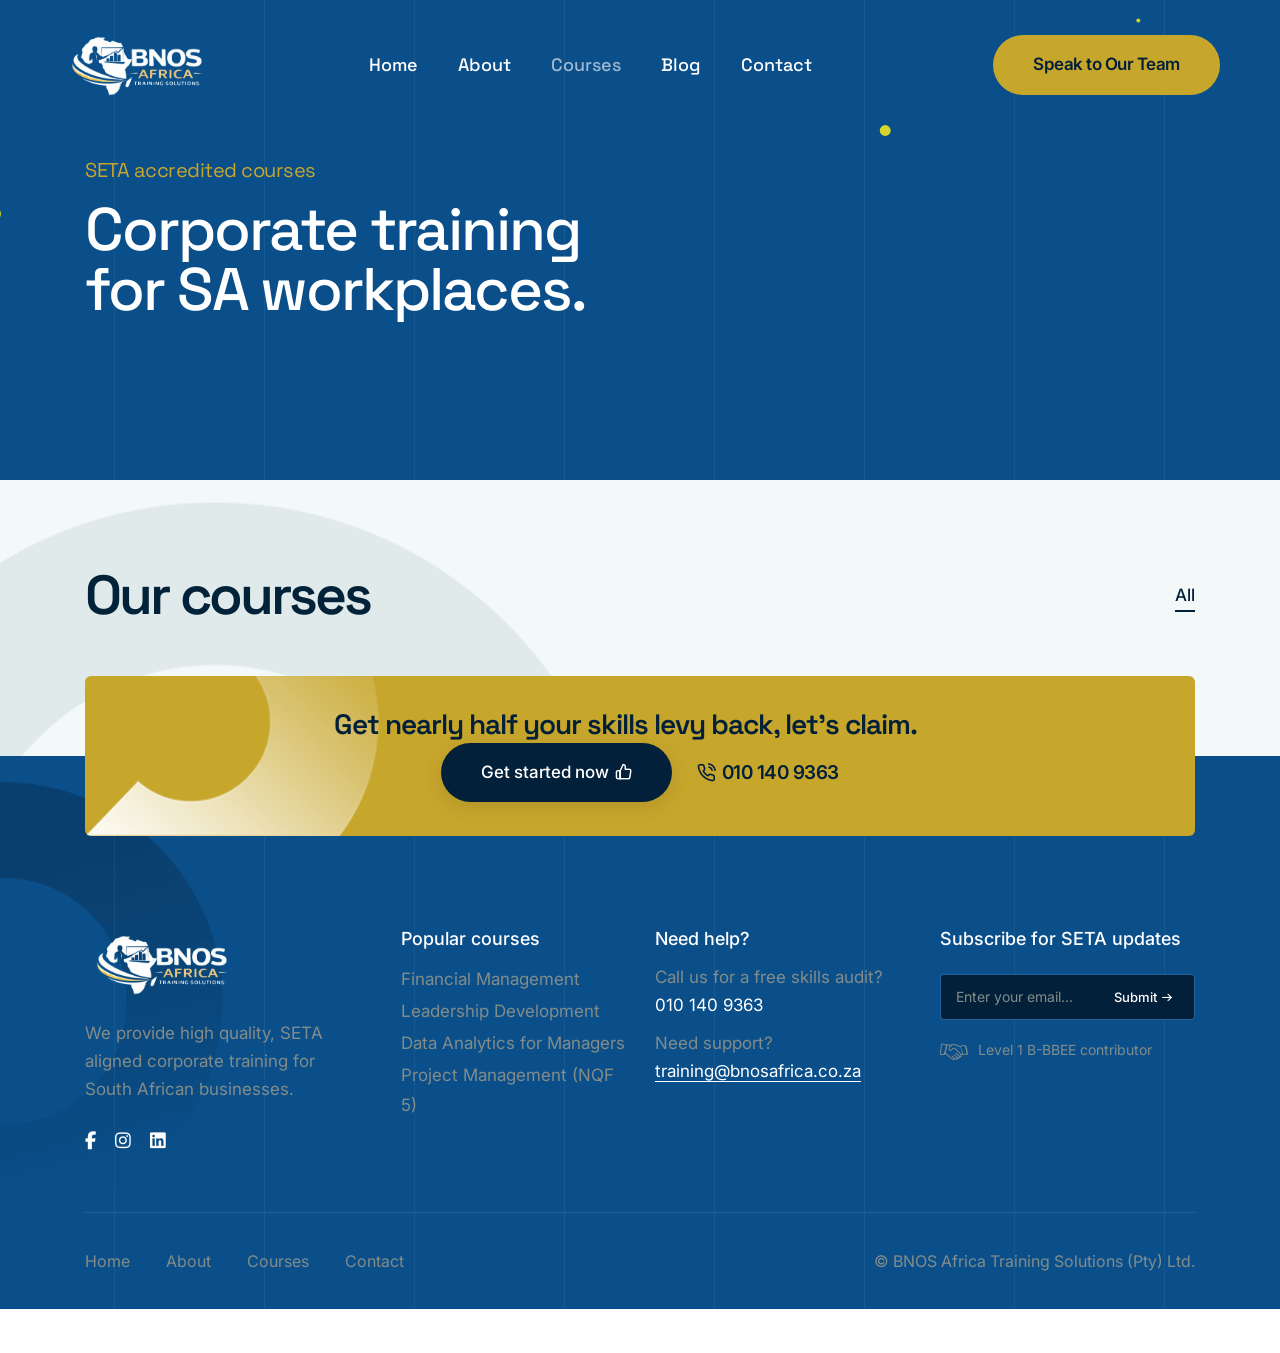
<file: courses.html>
<!doctype html>
<html class="no-js" lang="en">
    <head>
        <title>Courses - BNOS Africa Training solutions</title>
        <meta charset="utf-8">
        <meta http-equiv="X-UA-Compatible" content="IE=edge" />
        <meta name="author" content="ThemeZaa">
        <meta name="viewport" content="width=device-width,initial-scale=1.0" />
        <meta name="description" content="BNOS Africa Training solutions">
        <!-- favicon icon -->
        <link rel="shortcut icon" href="images/img5-2-Photoroom.png" type="image/x-icon" />
        <link rel="apple-touch-icon" href="images/img5-2-Photoroom.png">
        <link rel="apple-touch-icon" sizes="72x72" href="images/img5-2-Photoroom.png">
        <link rel="apple-touch-icon" sizes="114x114" href="images/img5-2-Photoroom.png">
        <!-- google fonts preconnect -->
        <link rel="preconnect" href="https://fonts.googleapis.com" crossorigin>
        <link rel="preconnect" href="https://fonts.gstatic.com" crossorigin>
        <!-- style sheets and font icons -->
        <link rel="stylesheet" href="css/vendors.min.css"/>
        <link rel="stylesheet" href="css/icon.min.css"/>
        <link rel="stylesheet" href="css/style.css"/>
        <link rel="stylesheet" href="css/responsive.css"/>
        <link rel="stylesheet" href="demos/elearning/elearning.css" />
        <link rel="stylesheet" href="css/skeleton.css">
        <style>
    @media (max-width: 767px) {
      .flex-mobile-cta {
        display: flex;
        align-items: center;
      }
    }

    @media (max-width: 470px){
      .logo-image{
        max-width: 100px !important;
      }

      .logo-container{
        margin-right: 0px !important;
      }

      .cta-container{
        padding-left: 0px !important;
      }
    }

    @media (min-width: 560px) {
      .display-class {
        display: none;
      }
    }
  </style>
    </head>
    <body data-mobile-nav-trigger-alignment="right" data-mobile-nav-style="modern" data-mobile-nav-bg-color="#313e3b">
        <!-- start header -->
        <header>
    <!-- start navigation -->
    <nav class="navbar navbar-expand-lg header-transparent bg-transparent header-reverse" data-header-hover="light">
      <div class="container-fluid">
        <div class="col-auto col-lg-2 me-lg-0 logo-container me-auto">
          <a class="navbar-brand" href="index.html">
            <img src="images/img5-2-Photoroom.png" data-at2x="images/img5-2-Photoroom.png" alt=""
              class="default-logo" />
            <img src="images/img5-Photoroom.png" data-at2x="images/img5-Photoroom.png" alt="" class="alt-logo" />
            <img src="images/img5-Photoroom.png" data-at2x="images/img5-Photoroom.png" alt="" class="mobile-logo logo-image" />
          </a>
        </div>
        <div class="col-auto menu-order position-static flex-mobile-cta cta-container">
          <div class="alt-font fw-500 lg-fs-15 xs-fs-13 overflow-hidden display-class" style="margin-right: 20px;">
            <a href="contact.html#contactForm"
              class="btn btn-base-color btn-rounded btn-switch-text fw-600 d-inline-block sm-btn-medium xs-btn-small align-middle left-icon"
              style="padding: 10px;">
              <span>
                <span class="btn-double-text ls-minus-05px" data-text="Speak to Our Team">Speak to Our Team</span>
              </span>
            </a>
          </div>
          <button class="navbar-toggler float-start" type="button" data-bs-toggle="collapse" data-bs-target="#navbarNav"
            aria-controls="navbarNav" aria-label="Toggle navigation">
            <span class="navbar-toggler-line"></span>
            <span class="navbar-toggler-line"></span>
            <span class="navbar-toggler-line"></span>
            <span class="navbar-toggler-line"></span>
          </button>

          <div class="collapse navbar-collapse" id="navbarNav">
            <ul class="navbar-nav alt-font">
              <li class="nav-item">
                <a href="index.html" class="nav-link">Home</a>
              </li>
              <li class="nav-item">
                <a href="about.html" class="nav-link">About</a>
              </li>
              <li class="nav-item dropdown dropdown-with-icon">
                <a href="courses.html" class="nav-link">Courses</a>
                <i class="fa-solid fa-angle-down dropdown-toggle" id="navbarDropdownMenuLink" role="button"
                  data-bs-toggle="dropdown" aria-expanded="false"></i>
                <ul class="dropdown-menu" aria-labelledby="navbarDropdownMenuLink">
                  <li>
                    <a href="courses-details.html"><i class="bi bi-laptop"></i>
                      <div class="submenu-icon-content">
                        <span>Finance</span>
                        <p>Develop professional finance skills</p>
                      </div>
                    </a>
                  </li>
                  <li>
                    <a href="courses-details.html"><i class="bi bi-briefcase"></i>
                      <div class="submenu-icon-content">
                        <span>Business</span>
                        <p>Advance your business</p>
                      </div>
                    </a>
                  </li>
                  <li>
                    <a href="courses-details.html"><i class="bi bi-megaphone"></i>
                      <div class="submenu-icon-content">
                        <span>Marketing</span>
                        <p>New age marketing skills</p>
                      </div>
                    </a>
                  </li>
                </ul>
              </li>
              <li class="nav-item"><a href="blog.html" class="nav-link">Blog</a></li>
              <li class="nav-item">
                <a href="contact.html" class="nav-link">Contact</a>
              </li>
            </ul>
          </div>
        </div>
        <div class="col-auto col-lg-3 text-end d-none d-sm-flex">
          <div class="header-icon">
            <div>
              <div class="alt-font fw-500 lg-fs-15 overflow-hidden w-100">
                <a href="contact.html#contactForm"
                  class="w-100 btn btn-extra-large btn-base-color btn-rounded btn-switch-text fw-600 d-inline-block sm-me-10px align-middle">
                  <span>
                    <span class="btn-double-text ls-minus-05px" data-text="Train Your Workforce">Speak to Our
                      Team</span>
                  </span>
                </a>
              </div>
            </div>
          </div>
        </div>
      </div>
    </nav>
    <!-- end navigation -->
  </header>
        <!-- end header --> 
        <!-- start page title -->
        <section class="ipad-top-space-margin bg-blue cover-background page-title-big-typography">
            <div class="background-position-center-top h-100 w-100 position-absolute left-0px top-0" style="background-image: url('images/vertical-line-bg-small.svg')"></div>
            <div id="particles-style-01" class="h-100 position-absolute left-0px top-0 w-100" data-particle="true" data-particle-options='{"particles": {"number": {"value": 8,"density": {"enable": true,"value_area": 2000}},"color": {"value": ["#d5d52b", "#d5d52b", "#d5d52b", "#d5d52b", "#d5d52b"]},"shape": {"type": "circle","stroke":{"width":0,"color":"#000000"}},"opacity": {"value": 1,"random": false,"anim": {"enable": false,"speed": 1,"sync": false}},"size": {"value": 8,"random": true,"anim": {"enable": false,"sync": true}},"line_linked":{"enable":false,"distance":0,"color":"#ffffff","opacity":1,"width":1},"move": {"enable": true,"speed":1,"direction": "right","random": false,"straight": false}},"interactivity": {"detect_on": "canvas","events": {"onhover": {"enable": false,"mode": "repulse"},"onclick": {"enable": false,"mode": "push"},"resize": true}},"retina_detect": false}'></div>
            <div class="container">
                <div class="row align-items-center extra-small-screen">
                    <div class="col-xl-6 col-lg-7 col-md-8 col-sm-9 position-relative page-title-extra-small" data-anime='{ "el": "childs", "translateY": [-15, 0], "perspective": [1200,1200], "scale": [1.1, 1], "rotateX": [50, 0], "opacity": [0,1], "duration": 800, "delay": 200, "staggervalue": 300, "easing": "easeOutQuad" }'>
                        <h1 class="mb-20px alt-font text-yellow">SETA accredited courses</h1>
                        <h2 class="fw-500 m-0 ls-minus-2px text-white alt-font">Corporate training for SA workplaces.</h2>
                    </div>
                </div>
            </div>
        </section>
        <!-- end page title -->
        <!-- start section -->
        <section class="bg-tranquil position-relative">
            <div class="position-absolute left-minus-200px top-25" data-bottom-top="transform: translateY(-80px)" data-top-bottom="transform: translateY(80px)">
                <img src="images/demo-elearning-bg-04.png" alt="">
            </div>
            <div class="container">
                <div class="row align-items-center mb-4">
                    <div class="col-xl-5 lg-mb-30px text-center text-xl-start">
                        <h2 class="alt-font text-dark-gray fw-600 ls-minus-3px mb-0">Our courses</h2>
                    </div>
                    <div class="col-xl-7 tab-style-04 text-center text-xl-end">
                        <!-- filter navigation -->
                        <ul class="portfolio-filter fw-500 nav nav-tabs justify-content-center justify-content-xl-end border-0">
                            <li class="nav active"><a data-filter="*" href="#">All</a></li>
                            <li class="nav"><a data-filter=".business" href="#">Business</a></li>
                            <li class="nav"><a data-filter=".design" href="#">Marketing</a></li>
                            <li class="nav"><a data-filter=".marketing" href="#">Finance</a></li>
                        </ul>
                        <!-- end filter navigation --> 
                    </div>
                </div> 
                <div class="row" data-anime='{ "translateY": [50, 0], "opacity": [0,1], "duration": 1200, "delay": 0, "staggervalue": 150, "easing": "easeOutQuad" }'>
                    <div class="col-12 filter-content p-md-0">
                        <ul id="moodle-courses-container" class="portfolio-wrapper grid-loading grid grid-3col xxl-grid-3col xl-grid-3col lg-grid-2col md-grid-2col sm-grid-1col xs-grid-1col gutter-extra-large">
                            <li class="grid-sizer"></li>
                            <!-- start portfolio item -->
                            
                            <!-- end portfolio item --> 
                        </ul>
                    </div>
                </div>
            </div>
        </section>
        <!-- end section -->
        <!-- start footer -->
        <footer class="bg-blue position-relative">
      <div class="position-absolute left-minus-100px top-25px">
        <img src="images/demo-elearning-bg-05.png" alt="" class="w-80" />
      </div>
      <div
        class="background-position-center-top h-100 w-100 position-absolute left-0px top-0"
        style="
          background-image: url(&quot;images/vertical-line-bg-small.svg&quot;);
        "
      ></div>
      <div class="container overlap-section">
        <div
          class="row g-0 justify-content-center align-items-center text-center bg-base-color border-radius-6px ps-5 pe-5 pt-3 pb-3 mb-8 sm-p-25px background-position-left-bottom background-no-repeat contain-background position-relative"
          style="
            background-image: url(&quot;images/demo-elearning-bg-06.png&quot;);
          "
        >
          <!-- start footer column -->
          <div class="col-lg-auto lg-mb-20px">
            <h6
              class="alt-font fw-600 text-dark-gray m-0 ls-minus-1px d-inline-block me-30px lg-me-0"
            >
              Get nearly half your skills levy back, let's claim.
            </h6>
          </div>
          <!-- end footer column -->
          <!-- start footer column -->
          <div class="col-auto">
            <a
              href="contact.html"
              class="btn btn-extra-large btn-dark-gray btn-rounded btn-box-shadow btn-switch-text d-inline-block me-20px align-middle xs-m-0"
            >
              <span>
                <span class="btn-double-text" data-text="Get started now"
                  >Get started now</span
                >
                <span><i class="feather icon-feather-thumbs-up"></i></span>
              </span>
            </a>
            <span
              class="d-block d-sm-inline-block text-dark-gray fs-19 fw-600 left-icon d-inline-block align-middle xs-mt-10px ls-minus-05px"
              ><a href="tel:0101409363"
                ><i class="feather icon-feather-phone-call"></i>010 140 9363</a
              ></span
            >
          </div>
          <!-- end footer column -->
        </div>
      </div>
      <div
        class="container footer-dark text-center text-sm-start position-relative"
      >
        <div class="row mb-5 sm-mb-7 xs-mb-30px">
          <!-- start footer column -->
          <div
            class="col-lg-3 col-md-4 col-sm-6 d-flex flex-column last-paragraph-no-margin md-mb-40px xs-mb-30px"
          >
            <a href="index.html" class="footer-logo mb-15px d-inline-block">
              <img
                src="images/img5-2-Photoroom.png"
                data-at2x="images/img5-2-Photoroom.png"
                alt=""
              />
            </a>
            <p class="lh-28">
              We provide high quality, SETA aligned corporate training for South African businesses.
            </p>
            <div class="elements-social social-text-style-01 mt-9 xs-mt-15px">
              <ul class="small-icon light">
                      <li class="sm-mb-0">
                        <a
                          class="facebook"
                          href="https://www.facebook.com/"
                          target="_blank"
                          ><i class="fa-brands fa-facebook-f"></i
                        ></a>
                      </li>                     
                      <li class="sm-mb-0">
                        <a
                          class="instagram"
                          href="https://www.instagram.com/bnos.africatraining.solutions?igsh=eWh5aWV5bW5vNHB6"
                          target="_blank"
                          ><i class="fa-brands fa-instagram"></i
                        ></a>
                      </li>
                      <li class="sm-mb-0">
                        <a
                          class="linkedin"
                          href="https://www.linkedin.com/company/bnos-africa-training-solutions/"
                          target="_blank"
                          ><i class="fa-brands fa-linkedin"></i
                        ></a>
                      </li>
                    </ul>
            </div>
          </div>
          <!-- end footer column -->
          <!-- start footer column -->
          <div
            class="col-lg-3 col-md-4 col-sm-6 ps-4 last-paragraph-no-margin md-mb-40px xs-mb-30px"
          >
            <span class="fw-500 fs-18 d-block text-white mb-10px"
              >Popular courses</span
            >
            <ul>
              <li><a href="courses.html">Financial Management</a></li>
              <li><a href="courses.html">Leadership Development</a></li>
              <li><a href="courses.html">Data Analytics for Managers</a></li>
              <li><a href="courses.html">Project Management (NQF 5)</a></li>
            </ul>
          </div>
          <!-- end footer column -->
          <!-- start footer column -->
          <div
            class="col-lg-3 col-md-4 col-sm-6 last-paragraph-no-margin xs-mb-30px"
          >
            <span class="fw-500 fs-18 d-block text-white mb-10px"
              >Need help?</span
            >
            <span class="lh-26 d-block">Call us for a free skills audit?</span>
            <span class="text-white d-block mb-10px"
              ><a href="tel:0101409363">010 140 9363</a></span
            >
            <span class="lh-26 d-block">Need support?</span>
            <a
              href="mailto:training@bnosafrica.co.za"
              class="text-white text-decoration-line-bottom"
              >training@bnosafrica.co.za</a
            >
          </div>
          <!-- end footer column -->
          <!-- start footer column -->
          <div class="col-lg-3 col-md-12 col-sm-6 text-md-center text-lg-start">
            <span class="fs-18 fw-500 d-block text-white mb-20px"
              >Subscribe for SETA updates</span
            >
            <div
              class="d-inline-block w-100 newsletter-style-02 position-relative mb-15px"
            >
              <form
                action="email-templates/subscribe-newsletter.php"
                method="post"
                class="position-relative w-100"
              >
                <input
                  class="input-small bg-dark-gray border-color-transparent-white-light w-100 form-control required"
                  type="email"
                  name="email"
                  placeholder="Enter your email..."
                />
                <input type="hidden" name="redirect" value="" />
                <button
                  type="submit"
                  aria-label="submit"
                  class="btn pe-20px text-white fs-13 fw-500 lg-ps-15px lg-pe-15px submit"
                >
                  Submit <i class="feather icon-feather-arrow-right submit"></i>
                </button>
                <div
                  class="form-results border-radius-4px pt-5px pb-5px ps-15px pe-15px fs-14 lh-22 mt-10px w-100 text-center position-absolute d-none"
                ></div>
              </form>
            </div>
            <div
              class="d-flex align-items-center justify-content-center justify-content-md-center justify-content-sm-start justify-content-lg-start fs-14"
            >
              <div class="d-inline-block">
                <i
                  class="line-icon-Handshake me-10px align-middle icon-very-medium"
                ></i
                >Level 1 B-BBEE contributor
              </div>
            </div>
          </div>
          <!-- end footer column -->
        </div>
        <div
          class="row align-items-center footer-bottom border-top border-color-transparent-white-light pt-30px g-0"
        >
          <!-- start footer menu -->
          <div class="col-xl-7 ps-0 text-center text-xl-start lg-mb-10px">
            <ul class="footer-navbar fs-16 lh-normal">
              <li class="nav-item active">
                <a href="index.html" class="nav-link ps-0">Home</a>
              </li>
              <li class="nav-item">
                <a href="about.html" class="nav-link">About</a>
              </li>
              <li class="nav-item">
                <a href="courses.html" class="nav-link">Courses</a>
              </li>
              <li class="nav-item">
                <a href="contact.html" class="nav-link">Contact</a>
              </li>
            </ul>
          </div>
          <!-- end footer menu -->
          <!-- start copyright -->
          <div
            class="col-xl-5 last-paragraph-no-margin text-center text-xl-end"
          >
            <p class="fs-16">&copy; BNOS Africa Training Solutions (Pty) Ltd.</p>
          </div>
          <!-- start copyright -->
        </div>
      </div>
    </footer>
        <!-- end footer -->
        <!-- start scroll progress -->
        <div class="scroll-progress d-none d-xxl-block">
            <a href="#" class="scroll-top" aria-label="scroll">
                <span class="scroll-text">Scroll</span><span class="scroll-line"><span class="scroll-point"></span></span>
            </a>
        </div>
        <!-- end scroll progress -->
        <!-- javascript libraries -->
        <script type="text/javascript" src="js/jquery.js"></script>
        <script type="text/javascript" src="js/vendors.min.js"></script>
        <script type="text/javascript" src="js/main.js"></script>
        <script>
document.addEventListener("DOMContentLoaded", () => {

    const $courseContainer  = $('#moodle-courses-container');
    const $filterContainer  = $('.portfolio-filter');

    // ─── 1. Show skeletons immediately ───────────────────────────────────────
    applySkeletons();

    // ─── 2. Fetch and render real courses ────────────────────────────────────
    async function loadMoodleCourses() {
        try {
            const response = await fetch("get-course.php").then(r => r.json());

            if (response.status === "error") {
                console.error("Backend Error:", response.message);
                clearSkeletons();
                return;
            }

            const courses = response.courses || [];

            // ── Filter tabs ───────────────────────────────────────────────────
            const uniqueCategories = [...new Set(courses.map(c => c.categoryname))];
            let filterTabsHTML = '<li class="nav active"><a data-filter="*" href="#">All</a></li>';

            uniqueCategories.forEach(catName => {
                if (!catName || catName === "System" || catName === "Category 1") return;
                const filterClass = catName.toLowerCase().replace(/\s+/g, "-");
                filterTabsHTML += `<li class="nav"><a data-filter=".${filterClass}" href="#">${catName}</a></li>`;
            });
            $filterContainer.html(filterTabsHTML);

            // ── Course cards ──────────────────────────────────────────────────
            $courseContainer.html('<li class="grid-sizer"></li>');

            let courseHTMLString = "";
            courses.forEach(course => {
                const categoryName = course.categoryname || "Uncategorized";
                const filterClass  = categoryName.toLowerCase().replace(/\s+/g, "-");
                const defaultImage = "images/demo-elearning-courses-01.jpg";
                const courseImage  = course.courseimage ? course.courseimage : defaultImage;
                const lessonCount  = course.duration  || 0;
                const studentCount = course.studentCount || 0;
                const reviewsCount = Math.floor(Math.random() * 50) + 10;

                courseHTMLString += `
                <li class="grid-item ${filterClass} transition-inner-all">
                    <div class="services-box-style-06 border-radius-6px hover-box overflow-hidden box-shadow-large">
                        <div class="image">
                            <a href="courses-details.html?id=${course.id}">
                                <img src="${courseImage}" alt="${course.fullname}">
                            </a>
                        </div>
                        <div class="bg-white position-relative">
                            <div class="ps-35px pe-35px pt-30px pb-30px xl-ps-25px xl-pe-25px border-bottom border-color-transparent-dark-very-light">
                                <span class="d-block mb-10px">
                                    <a href="courses.html" class="text-dark-gray text-uppercase fs-15 fw-600">${categoryName}</a>
                                </span>
                                <div class="d-flex align-items-center mb-5px">
                                    <a href="courses-details.html?id=${course.id}" class="text-dark-gray fw-600 fs-19 md-fs-18 lh-28 w-90">${course.fullname}</a>
                                </div>
                                <div class="d-flex align-items-center">
                                    <div class="d-inline-block me-auto">
                                        <div class="review-star-icon float-start">
                                            <i class="bi bi-star-fill"></i><i class="bi bi-star-fill"></i><i class="bi bi-star-fill"></i><i class="bi bi-star-fill"></i><i class="bi bi-star-fill"></i>
                                        </div>
                                        <div class="fs-15 float-start ms-5px position-relative top-2px">(${reviewsCount} Reviews)</div>
                                    </div>
                                </div>
                            </div>
                            <div class="d-flex justify-content-center align-items-center ps-35px pe-35px xl-ps-25px xl-pe-25px pt-15px pb-20px">
                                <div class="me-auto">
                                    <i class="feather icon-feather-clipboard text-dark-gray d-inline-block me-5px"></i>
                                    <span class="fs-16 text-dark-gray fw-500">${lessonCount}</span>
                                </div>
                                <div>
                                    
                                </div>
                            </div>
                        </div>
                    </div>
                </li>`;
            });

            $courseContainer.append(courseHTMLString);

            // ── Re-init Isotope — clear min-height set during skeleton phase ──
            $courseContainer.imagesLoaded(function () {
                if ($courseContainer.data('isotope')) $courseContainer.isotope('destroy');
                $courseContainer.css('min-height', ''); // remove skeleton prop
                $courseContainer.removeClass('grid-loading');
                $courseContainer.isotope({
                    layoutMode:      'masonry',
                    itemSelector:    '.grid-item',
                    percentPosition: true,
                    stagger:         0,
                    masonry:         { columnWidth: '.grid-sizer' },
                });
            });

        } catch (error) {
            console.error("Failed to load courses:", error);
            clearSkeletons();
        }
    }

    // ─── Skeleton helpers ─────────────────────────────────────────────────────
    function applySkeletons() {

        // Filter tabs — 4 skeleton pills
        let skeletonTabs = '';
        [90, 60, 75, 65].forEach(w => {
            skeletonTabs += `<li class="nav"><a href="#" style="pointer-events:none;"><span class="skel-bar d-inline-block" style="height:16px;width:${w}px;vertical-align:middle;"></span></a></li>`;
        });
        $filterContainer.html(skeletonTabs);

        // Course cards — 6 skeleton cards matching real card structure
        const skeletonCard = `
        <li class="grid-item">
            <div class="services-box-style-06 border-radius-6px overflow-hidden box-shadow-large">
                <div class="skel-bar" style="height:220px; border-radius:0;"></div>
                <div class="bg-white ps-35px pe-35px pt-30px pb-25px">
                    <span class="skel-bar d-block mb-12px" style="height:13px; width:38%;"></span>
                    <span class="skel-bar d-block mb-8px"  style="height:20px; width:90%;"></span>
                    <span class="skel-bar d-block mb-20px" style="height:20px; width:65%;"></span>
                    <span class="skel-bar d-block mb-0"    style="height:13px; width:50%;"></span>
                </div>
                <div class="bg-white ps-35px pe-35px pb-20px d-flex justify-content-between" style="border-top: 1px solid #f0f0f0; padding-top:15px;">
                    <span class="skel-bar" style="height:14px; width:30%;"></span>
                    <span class="skel-bar" style="height:14px; width:30%;"></span>
                </div>
            </div>
        </li>`;

        $courseContainer.html(
            '<li class="grid-sizer"></li>' +
            skeletonCard.repeat(6)
        );

        // Skip Isotope entirely for skeletons — it absolutely positions items
        // and derives container height from measured item heights, so it always
        // returns 0 before real images exist. Instead just remove grid-loading
        // and hold the container open with min-height. Isotope runs properly
        // once real cards + images arrive in loadMoodleCourses().
        $courseContainer.removeClass('grid-loading');
        $courseContainer.css('min-height', '800px');
    }

    // Fallback: restore filter tabs + clear cards on error
    function clearSkeletons() {
        $filterContainer.html('<li class="nav active"><a data-filter="*" href="#">All</a></li>');
        $courseContainer.css('min-height', '');
        $courseContainer.html('<li class="grid-sizer"></li>');
    }

    loadMoodleCourses();
});
</script>
    </body>
</html>
</file>
<file: css/icon.min.css>
@charset "UTF-8";/*!
    Font Awesome
    Version: 7.0.0
    Plugin URL: https://fontawesome.com
    License: Copyright 2025 Fonticons, Inc. | https://fontawesome.com/license/free (Icons: CC BY 4.0, Fonts: SIL OFL 1.1, Code: MIT License)
!*/.fa-stack,.fa-ul>li{position:relative}.fa-beat,.fa-bounce{animation-delay:var(--fa-animation-delay,0s);animation-direction:var(--fa-animation-direction,normal);animation-duration:var(--fa-animation-duration,1s);animation-iteration-count:var(--fa-animation-iteration-count,infinite)}.fa,.fa-brands,.fa-classic,.fa-regular,.fa-solid,.fab,.far,.fas{--_fa-family:var(--fa-family, var(--fa-style-family, "Font Awesome 7 Free"));-webkit-font-smoothing:antialiased;-moz-osx-font-smoothing:grayscale;display:var(--fa-display,inline-block);font-family:var(--_fa-family);font-feature-settings:normal;font-style:normal;font-synthesis:none;font-variant:normal;font-weight:var(--fa-style,900);line-height:1;text-align:center;text-rendering:auto;width:auto}:is(.fas,.far,.fab,.fa-solid,.fa-regular,.fa-brands,.fa-classic,.fa)::before{content:var(--fa);content:var(--fa)/""}.fa-1x{font-size:1em}.fa-2x{font-size:2em}.fa-3x{font-size:3em}.fa-4x{font-size:4em}.fa-5x{font-size:5em}.fa-6x{font-size:6em}.fa-7x{font-size:7em}.fa-8x{font-size:8em}.fa-9x{font-size:9em}.fa-10x{font-size:10em}.fa-2xs{font-size:.625em;line-height:.1em;vertical-align:.225em}.fa-xs{font-size:.75em;line-height:.0833333333em;vertical-align:.125em}.fa-sm{font-size:.875em;line-height:.0714285714em;vertical-align:.0535714286em}.fa-lg{font-size:1.25em;line-height:.05em;vertical-align:-.075em}.fa-xl{font-size:1.5em;line-height:.0416666667em;vertical-align:-.125em}.fa-2xl,.fa-stack-2x{font-size:2em}.fa-2xl{line-height:.03125em;vertical-align:-.1875em}.fa-width-auto{--fa-width:auto}.fa-fw,.fa-width-fixed{--fa-width:1.25em}.fa-ul{list-style-type:none;margin-inline-start:var(--fa-li-margin,2.5em);padding-inline-start:0}.fa-li{inset-inline-start:calc(-1 * var(--fa-li-width,2em));position:absolute;text-align:center;width:var(--fa-li-width,2em);line-height:inherit}.fa-border{border-color:var(--fa-border-color,#eee);border-radius:var(--fa-border-radius,.1em);border-style:var(--fa-border-style,solid);border-width:var(--fa-border-width,.0625em);box-sizing:var(--fa-border-box-sizing,content-box);padding:var(--fa-border-padding,.1875em .25em)}.fa-pull-left,.fa-pull-start{float:inline-start;margin-inline-end:var(--fa-pull-margin,.3em)}.fa-pull-end,.fa-pull-right{float:inline-end;margin-inline-start:var(--fa-pull-margin,.3em)}.fa-beat{animation-name:fa-beat;animation-timing-function:var(--fa-animation-timing,ease-in-out)}.fa-bounce{animation-name:fa-bounce;animation-timing-function:var(--fa-animation-timing,cubic-bezier(.28,.84,.42,1))}.fa-beat-fade,.fa-fade{animation-timing-function:var(--fa-animation-timing,cubic-bezier(.4,0,.6,1));animation-delay:var(--fa-animation-delay,0s);animation-direction:var(--fa-animation-direction,normal);animation-iteration-count:var(--fa-animation-iteration-count,infinite);animation-duration:var(--fa-animation-duration,1s)}.fa-fade{animation-name:fa-fade}.fa-beat-fade{animation-name:fa-beat-fade}.fa-flip{animation-name:fa-flip;animation-delay:var(--fa-animation-delay,0s);animation-direction:var(--fa-animation-direction,normal);animation-duration:var(--fa-animation-duration,1s);animation-iteration-count:var(--fa-animation-iteration-count,infinite);animation-timing-function:var(--fa-animation-timing,ease-in-out)}.fa-shake,.fa-spin{animation-delay:var(--fa-animation-delay,0s);animation-timing-function:var(--fa-animation-timing,linear)}.fa-shake{animation-name:fa-shake;animation-direction:var(--fa-animation-direction,normal);animation-duration:var(--fa-animation-duration,1s);animation-iteration-count:var(--fa-animation-iteration-count,infinite)}.fa-pulse,.fa-spin,.fa-spin-pulse{animation-name:fa-spin;animation-direction:var(--fa-animation-direction,normal);animation-iteration-count:var(--fa-animation-iteration-count,infinite)}.fa-spin{animation-duration:var(--fa-animation-duration,2s)}.fa-spin-reverse{--fa-animation-direction:reverse}.fa-pulse,.fa-spin-pulse{animation-duration:var(--fa-animation-duration,1s);animation-timing-function:var(--fa-animation-timing,steps(8))}@media (prefers-reduced-motion:reduce){.fa-beat,.fa-beat-fade,.fa-bounce,.fa-fade,.fa-flip,.fa-pulse,.fa-shake,.fa-spin,.fa-spin-pulse{animation:none!important;transition:none!important}}@keyframes fa-beat{0%,90%{transform:scale(1)}45%{transform:scale(var(--fa-beat-scale,1.25))}}@keyframes fa-bounce{0%,100%,64%{transform:scale(1,1) translateY(0)}10%{transform:scale(var(--fa-bounce-start-scale-x,1.1),var(--fa-bounce-start-scale-y,.9)) translateY(0)}30%{transform:scale(var(--fa-bounce-jump-scale-x,.9),var(--fa-bounce-jump-scale-y,1.1)) translateY(var(--fa-bounce-height,-.5em))}50%{transform:scale(var(--fa-bounce-land-scale-x,1.05),var(--fa-bounce-land-scale-y,.95)) translateY(0)}57%{transform:scale(1,1) translateY(var(--fa-bounce-rebound,-.125em))}}@keyframes fa-fade{50%{opacity:var(--fa-fade-opacity,.4)}}@keyframes fa-beat-fade{0%,100%{opacity:var(--fa-beat-fade-opacity,.4);transform:scale(1)}50%{opacity:1;transform:scale(var(--fa-beat-fade-scale,1.125))}}@keyframes fa-flip{50%{transform:rotate3d(var(--fa-flip-x,0),var(--fa-flip-y,1),var(--fa-flip-z,0),var(--fa-flip-angle,-180deg))}}@keyframes fa-shake{0%{transform:rotate(-15deg)}4%{transform:rotate(15deg)}24%,8%{transform:rotate(-18deg)}12%,28%{transform:rotate(18deg)}16%{transform:rotate(-22deg)}20%{transform:rotate(22deg)}32%{transform:rotate(-12deg)}36%{transform:rotate(12deg)}100%,40%{transform:rotate(0)}}@keyframes fa-spin{0%{transform:rotate(0)}100%{transform:rotate(360deg)}}.fa-rotate-90{transform:rotate(90deg)}.fa-rotate-180{transform:rotate(180deg)}.fa-rotate-270{transform:rotate(270deg)}.fa-flip-horizontal{transform:scale(-1,1)}.fa-flip-vertical{transform:scale(1,-1)}.fa-flip-both,.fa-flip-horizontal.fa-flip-vertical{transform:scale(-1,-1)}.fa-rotate-by{transform:rotate(var(--fa-rotate-angle,0))}.fa-stack{display:inline-block;height:2em;line-height:2em;vertical-align:middle;width:2.5em}.fa-stack-1x,.fa-stack-2x{left:0;position:absolute;text-align:center;width:100%;z-index:var(--fa-stack-z-index,auto)}.fa-stack-1x{line-height:inherit}.bi::before,.feather,[class*=" ti-"],[class*=" line-icon-"],[class*=" bi-"]::before,[class^=bi-]::before,[class^=line-icon-],[class^=ti-]{font-style:normal;font-variant:normal;text-transform:none;line-height:1;-webkit-font-smoothing:antialiased;-moz-osx-font-smoothing:grayscale}.fa-inverse{color:var(--fa-inverse,#fff)}.fa-0{--fa:"0"}.fa-1{--fa:"1"}.fa-2{--fa:"2"}.fa-3{--fa:"3"}.fa-4{--fa:"4"}.fa-5{--fa:"5"}.fa-6{--fa:"6"}.fa-7{--fa:"7"}.fa-8{--fa:"8"}.fa-9{--fa:"9"}.fa-exclamation{--fa:"!"}.fa-hashtag{--fa:"#"}.fa-dollar,.fa-dollar-sign,.fa-usd{--fa:"$"}.fa-percent,.fa-percentage{--fa:"%"}.fa-asterisk{--fa:"*"}.fa-add,.fa-plus{--fa:"+"}.fa-less-than{--fa:"<"}.fa-equals{--fa:"="}.fa-greater-than{--fa:">"}.fa-question{--fa:"?"}.fa-at{--fa:"@"}.fa-a{--fa:"A"}.fa-b{--fa:"B"}.fa-c{--fa:"C"}.fa-d{--fa:"D"}.fa-e{--fa:"E"}.fa-f{--fa:"F"}.fa-g{--fa:"G"}.fa-h{--fa:"H"}.fa-i{--fa:"I"}.fa-j{--fa:"J"}.fa-k{--fa:"K"}.fa-l{--fa:"L"}.fa-m{--fa:"M"}.fa-n{--fa:"N"}.fa-o{--fa:"O"}.fa-p{--fa:"P"}.fa-q{--fa:"Q"}.fa-r{--fa:"R"}.fa-s{--fa:"S"}.fa-t{--fa:"T"}.fa-u{--fa:"U"}.fa-v{--fa:"V"}.fa-w{--fa:"W"}.fa-x{--fa:"X"}.fa-y{--fa:"Y"}.fa-z{--fa:"Z"}.fa-faucet{--fa:""}.fa-faucet-drip{--fa:""}.fa-house-chimney-window{--fa:""}.fa-house-signal{--fa:""}.fa-temperature-arrow-down,.fa-temperature-down{--fa:""}.fa-temperature-arrow-up,.fa-temperature-up{--fa:""}.fa-trailer{--fa:""}.fa-bacteria{--fa:""}.fa-bacterium{--fa:""}.fa-box-tissue{--fa:""}.fa-hand-holding-medical{--fa:""}.fa-hand-sparkles{--fa:""}.fa-hands-bubbles,.fa-hands-wash{--fa:""}.fa-handshake-alt-slash,.fa-handshake-simple-slash,.fa-handshake-slash{--fa:""}.fa-head-side-cough{--fa:""}.fa-head-side-cough-slash{--fa:""}.fa-head-side-mask{--fa:""}.fa-head-side-virus{--fa:""}.fa-house-chimney-user{--fa:""}.fa-house-laptop,.fa-laptop-house{--fa:""}.fa-lungs-virus{--fa:""}.fa-people-arrows,.fa-people-arrows-left-right{--fa:""}.fa-plane-slash{--fa:""}.fa-pump-medical{--fa:""}.fa-pump-soap{--fa:""}.fa-shield-virus{--fa:""}.fa-sink{--fa:""}.fa-soap{--fa:""}.fa-stopwatch-20{--fa:""}.fa-shop-slash,.fa-store-alt-slash{--fa:""}.fa-store-slash{--fa:""}.fa-toilet-paper-slash{--fa:""}.fa-users-slash{--fa:""}.fa-virus{--fa:""}.fa-virus-slash{--fa:""}.fa-viruses{--fa:""}.fa-vest{--fa:""}.fa-vest-patches{--fa:""}.fa-arrow-trend-down{--fa:""}.fa-arrow-trend-up{--fa:""}.fa-arrow-up-from-bracket{--fa:""}.fa-austral-sign{--fa:""}.fa-baht-sign{--fa:""}.fa-bitcoin-sign{--fa:""}.fa-bolt-lightning{--fa:""}.fa-book-bookmark{--fa:""}.fa-camera-rotate{--fa:""}.fa-cedi-sign{--fa:""}.fa-chart-column{--fa:""}.fa-chart-gantt{--fa:""}.fa-clapperboard{--fa:""}.fa-clover{--fa:""}.fa-code-compare{--fa:""}.fa-code-fork{--fa:""}.fa-code-pull-request{--fa:""}.fa-colon-sign{--fa:""}.fa-cruzeiro-sign{--fa:""}.fa-display{--fa:""}.fa-dong-sign{--fa:""}.fa-elevator{--fa:""}.fa-filter-circle-xmark{--fa:""}.fa-florin-sign{--fa:""}.fa-folder-closed{--fa:""}.fa-franc-sign{--fa:""}.fa-guarani-sign{--fa:""}.fa-gun{--fa:""}.fa-hands-clapping{--fa:""}.fa-home-user,.fa-house-user{--fa:""}.fa-indian-rupee,.fa-indian-rupee-sign,.fa-inr{--fa:""}.fa-kip-sign{--fa:""}.fa-lari-sign{--fa:""}.fa-litecoin-sign{--fa:""}.fa-manat-sign{--fa:""}.fa-mask-face{--fa:""}.fa-mill-sign{--fa:""}.fa-money-bills{--fa:""}.fa-naira-sign{--fa:""}.fa-notdef{--fa:""}.fa-panorama{--fa:""}.fa-peseta-sign{--fa:""}.fa-peso-sign{--fa:""}.fa-plane-up{--fa:""}.fa-rupiah-sign{--fa:""}.fa-stairs{--fa:""}.fa-timeline{--fa:""}.fa-truck-front{--fa:""}.fa-try,.fa-turkish-lira,.fa-turkish-lira-sign{--fa:""}.fa-vault{--fa:""}.fa-magic-wand-sparkles,.fa-wand-magic-sparkles{--fa:""}.fa-wheat-alt,.fa-wheat-awn{--fa:""}.fa-wheelchair-alt,.fa-wheelchair-move{--fa:""}.fa-bangladeshi-taka-sign{--fa:""}.fa-bowl-rice{--fa:""}.fa-person-pregnant{--fa:""}.fa-home-lg,.fa-house-chimney{--fa:""}.fa-house-crack{--fa:""}.fa-house-medical{--fa:""}.fa-cent-sign{--fa:""}.fa-plus-minus{--fa:""}.fa-sailboat{--fa:""}.fa-section{--fa:""}.fa-shrimp{--fa:""}.fa-brazilian-real-sign{--fa:""}.fa-chart-simple{--fa:""}.fa-diagram-next{--fa:""}.fa-diagram-predecessor{--fa:""}.fa-diagram-successor{--fa:""}.fa-earth-oceania,.fa-globe-oceania{--fa:""}.fa-bug-slash{--fa:""}.fa-file-circle-plus{--fa:""}.fa-shop-lock{--fa:""}.fa-virus-covid{--fa:""}.fa-virus-covid-slash{--fa:""}.fa-anchor-circle-check{--fa:""}.fa-anchor-circle-exclamation{--fa:""}.fa-anchor-circle-xmark{--fa:""}.fa-anchor-lock{--fa:""}.fa-arrow-down-up-across-line{--fa:""}.fa-arrow-down-up-lock{--fa:""}.fa-arrow-right-to-city{--fa:""}.fa-arrow-up-from-ground-water{--fa:""}.fa-arrow-up-from-water-pump{--fa:""}.fa-arrow-up-right-dots{--fa:""}.fa-arrows-down-to-line{--fa:""}.fa-arrows-down-to-people{--fa:""}.fa-arrows-left-right-to-line{--fa:""}.fa-arrows-spin{--fa:""}.fa-arrows-split-up-and-left{--fa:""}.fa-arrows-to-circle{--fa:""}.fa-arrows-to-dot{--fa:""}.fa-arrows-to-eye{--fa:""}.fa-arrows-turn-right{--fa:""}.fa-arrows-turn-to-dots{--fa:""}.fa-arrows-up-to-line{--fa:""}.fa-bore-hole{--fa:""}.fa-bottle-droplet{--fa:""}.fa-bottle-water{--fa:""}.fa-bowl-food{--fa:""}.fa-boxes-packing{--fa:""}.fa-bridge{--fa:""}.fa-bridge-circle-check{--fa:""}.fa-bridge-circle-exclamation{--fa:""}.fa-bridge-circle-xmark{--fa:""}.fa-bridge-lock{--fa:""}.fa-bridge-water{--fa:""}.fa-bucket{--fa:""}.fa-bugs{--fa:""}.fa-building-circle-arrow-right{--fa:""}.fa-building-circle-check{--fa:""}.fa-building-circle-exclamation{--fa:""}.fa-building-circle-xmark{--fa:""}.fa-building-flag{--fa:""}.fa-building-lock{--fa:""}.fa-building-ngo{--fa:""}.fa-building-shield{--fa:""}.fa-building-un{--fa:""}.fa-building-user{--fa:""}.fa-building-wheat{--fa:""}.fa-burst{--fa:""}.fa-car-on{--fa:""}.fa-car-tunnel{--fa:""}.fa-child-combatant,.fa-child-rifle{--fa:""}.fa-children{--fa:""}.fa-circle-nodes{--fa:""}.fa-clipboard-question{--fa:""}.fa-cloud-showers-water{--fa:""}.fa-computer{--fa:""}.fa-cubes-stacked{--fa:""}.fa-envelope-circle-check{--fa:""}.fa-explosion{--fa:""}.fa-ferry{--fa:""}.fa-file-circle-exclamation{--fa:""}.fa-file-circle-minus{--fa:""}.fa-file-circle-question{--fa:""}.fa-file-shield{--fa:""}.fa-fire-burner{--fa:""}.fa-fish-fins{--fa:""}.fa-flask-vial{--fa:""}.fa-glass-water{--fa:""}.fa-glass-water-droplet{--fa:""}.fa-group-arrows-rotate{--fa:""}.fa-hand-holding-hand{--fa:""}.fa-handcuffs{--fa:""}.fa-hands-bound{--fa:""}.fa-hands-holding-child{--fa:""}.fa-hands-holding-circle{--fa:""}.fa-heart-circle-bolt{--fa:""}.fa-heart-circle-check{--fa:""}.fa-heart-circle-exclamation{--fa:""}.fa-heart-circle-minus{--fa:""}.fa-heart-circle-plus{--fa:""}.fa-heart-circle-xmark{--fa:""}.fa-helicopter-symbol{--fa:""}.fa-helmet-un{--fa:""}.fa-hill-avalanche{--fa:""}.fa-hill-rockslide{--fa:""}.fa-house-circle-check{--fa:""}.fa-house-circle-exclamation{--fa:""}.fa-house-circle-xmark{--fa:""}.fa-house-fire{--fa:""}.fa-house-flag{--fa:""}.fa-house-flood-water{--fa:""}.fa-house-flood-water-circle-arrow-right{--fa:""}.fa-house-lock{--fa:""}.fa-house-medical-circle-check{--fa:""}.fa-house-medical-circle-exclamation{--fa:""}.fa-house-medical-circle-xmark{--fa:""}.fa-house-medical-flag{--fa:""}.fa-house-tsunami{--fa:""}.fa-jar{--fa:""}.fa-jar-wheat{--fa:""}.fa-jet-fighter-up{--fa:""}.fa-jug-detergent{--fa:""}.fa-kitchen-set{--fa:""}.fa-land-mine-on{--fa:""}.fa-landmark-flag{--fa:""}.fa-laptop-file{--fa:""}.fa-lines-leaning{--fa:""}.fa-location-pin-lock{--fa:""}.fa-locust{--fa:""}.fa-magnifying-glass-arrow-right{--fa:""}.fa-magnifying-glass-chart{--fa:""}.fa-mars-and-venus-burst{--fa:""}.fa-mask-ventilator{--fa:""}.fa-mattress-pillow{--fa:""}.fa-mobile-retro{--fa:""}.fa-money-bill-transfer{--fa:""}.fa-money-bill-trend-up{--fa:""}.fa-money-bill-wheat{--fa:""}.fa-mosquito{--fa:""}.fa-mosquito-net{--fa:""}.fa-mound{--fa:""}.fa-mountain-city{--fa:""}.fa-mountain-sun{--fa:""}.fa-oil-well{--fa:""}.fa-people-group{--fa:""}.fa-people-line{--fa:""}.fa-people-pulling{--fa:""}.fa-people-robbery{--fa:""}.fa-people-roof{--fa:""}.fa-person-arrow-down-to-line{--fa:""}.fa-person-arrow-up-from-line{--fa:""}.fa-person-breastfeeding{--fa:""}.fa-person-burst{--fa:""}.fa-person-cane{--fa:""}.fa-person-chalkboard{--fa:""}.fa-person-circle-check{--fa:""}.fa-person-circle-exclamation{--fa:""}.fa-person-circle-minus{--fa:""}.fa-person-circle-plus{--fa:""}.fa-person-circle-question{--fa:""}.fa-person-circle-xmark{--fa:""}.fa-person-dress-burst{--fa:""}.fa-person-drowning{--fa:""}.fa-person-falling{--fa:""}.fa-person-falling-burst{--fa:""}.fa-person-half-dress{--fa:""}.fa-person-harassing{--fa:""}.fa-person-military-pointing{--fa:""}.fa-person-military-rifle{--fa:""}.fa-person-military-to-person{--fa:""}.fa-person-rays{--fa:""}.fa-person-rifle{--fa:""}.fa-person-shelter{--fa:""}.fa-person-walking-arrow-loop-left{--fa:""}.fa-person-walking-arrow-right{--fa:""}.fa-person-walking-dashed-line-arrow-right{--fa:""}.fa-person-walking-luggage{--fa:""}.fa-plane-circle-check{--fa:""}.fa-plane-circle-exclamation{--fa:""}.fa-plane-circle-xmark{--fa:""}.fa-plane-lock{--fa:""}.fa-plate-wheat{--fa:""}.fa-plug-circle-bolt{--fa:""}.fa-plug-circle-check{--fa:""}.fa-plug-circle-exclamation{--fa:""}.fa-plug-circle-minus{--fa:""}.fa-plug-circle-plus{--fa:""}.fa-plug-circle-xmark{--fa:""}.fa-ranking-star{--fa:""}.fa-road-barrier{--fa:""}.fa-road-bridge{--fa:""}.fa-road-circle-check{--fa:""}.fa-road-circle-exclamation{--fa:""}.fa-road-circle-xmark{--fa:""}.fa-road-lock{--fa:""}.fa-road-spikes{--fa:""}.fa-rug{--fa:""}.fa-sack-xmark{--fa:""}.fa-school-circle-check{--fa:""}.fa-school-circle-exclamation{--fa:""}.fa-school-circle-xmark{--fa:""}.fa-school-flag{--fa:""}.fa-school-lock{--fa:""}.fa-sheet-plastic{--fa:""}.fa-shield-cat{--fa:""}.fa-shield-dog{--fa:""}.fa-shield-heart{--fa:""}.fa-square-nfi{--fa:""}.fa-square-person-confined{--fa:""}.fa-square-virus{--fa:""}.fa-rod-asclepius,.fa-rod-snake,.fa-staff-aesculapius,.fa-staff-snake{--fa:""}.fa-sun-plant-wilt{--fa:""}.fa-tarp{--fa:""}.fa-tarp-droplet{--fa:""}.fa-tent{--fa:""}.fa-tent-arrow-down-to-line{--fa:""}.fa-tent-arrow-left-right{--fa:""}.fa-tent-arrow-turn-left{--fa:""}.fa-tent-arrows-down{--fa:""}.fa-tents{--fa:""}.fa-toilet-portable{--fa:""}.fa-toilets-portable{--fa:""}.fa-tower-cell{--fa:""}.fa-tower-observation{--fa:""}.fa-tree-city{--fa:""}.fa-trowel{--fa:""}.fa-trowel-bricks{--fa:""}.fa-truck-arrow-right{--fa:""}.fa-truck-droplet{--fa:""}.fa-truck-field{--fa:""}.fa-truck-field-un{--fa:""}.fa-truck-plane{--fa:""}.fa-users-between-lines{--fa:""}.fa-users-line{--fa:""}.fa-users-rays{--fa:""}.fa-users-rectangle{--fa:""}.fa-users-viewfinder{--fa:""}.fa-vial-circle-check{--fa:""}.fa-vial-virus{--fa:""}.fa-wheat-awn-circle-exclamation{--fa:""}.fa-worm{--fa:""}.fa-xmarks-lines{--fa:""}.fa-child-dress{--fa:""}.fa-child-reaching{--fa:""}.fa-file-circle-check{--fa:""}.fa-file-circle-xmark{--fa:""}.fa-person-through-window{--fa:""}.fa-plant-wilt{--fa:""}.fa-stapler{--fa:""}.fa-train-tram{--fa:""}.fa-table-cells-column-lock{--fa:""}.fa-table-cells-row-lock{--fa:""}.fa-thumb-tack-slash,.fa-thumbtack-slash{--fa:""}.fa-table-cells-row-unlock{--fa:""}.fa-chart-diagram{--fa:""}.fa-comment-nodes{--fa:""}.fa-file-fragment{--fa:""}.fa-file-half-dashed{--fa:""}.fa-hexagon-nodes{--fa:""}.fa-hexagon-nodes-bolt{--fa:""}.fa-square-binary{--fa:""}.fa-pentagon{--fa:""}.fa-non-binary{--fa:""}.fa-spiral{--fa:""}.fa-mobile-vibrate{--fa:""}.fa-single-quote-left{--fa:""}.fa-single-quote-right{--fa:""}.fa-bus-side{--fa:""}.fa-heptagon,.fa-septagon{--fa:""}.fa-glass-martini,.fa-martini-glass-empty{--fa:""}.fa-music{--fa:""}.fa-magnifying-glass,.fa-search{--fa:""}.fa-heart{--fa:""}.fa-star{--fa:""}.fa-user,.fa-user-alt,.fa-user-large{--fa:""}.fa-film,.fa-film-alt,.fa-film-simple{--fa:""}.fa-table-cells-large,.fa-th-large{--fa:""}.fa-table-cells,.fa-th{--fa:""}.fa-table-list,.fa-th-list{--fa:""}.fa-check{--fa:""}.fa-close,.fa-multiply,.fa-remove,.fa-times,.fa-xmark{--fa:""}.fa-magnifying-glass-plus,.fa-search-plus{--fa:""}.fa-magnifying-glass-minus,.fa-search-minus{--fa:""}.fa-power-off{--fa:""}.fa-signal,.fa-signal-5,.fa-signal-perfect{--fa:""}.fa-cog,.fa-gear{--fa:""}.fa-home,.fa-home-alt,.fa-home-lg-alt,.fa-house{--fa:""}.fa-clock,.fa-clock-four{--fa:""}.fa-road{--fa:""}.fa-download{--fa:""}.fa-inbox{--fa:""}.fa-arrow-right-rotate,.fa-arrow-rotate-forward,.fa-arrow-rotate-right,.fa-redo{--fa:""}.fa-arrows-rotate,.fa-refresh,.fa-sync{--fa:""}.fa-list-alt,.fa-rectangle-list{--fa:""}.fa-lock{--fa:""}.fa-flag{--fa:""}.fa-headphones,.fa-headphones-alt,.fa-headphones-simple{--fa:""}.fa-volume-off{--fa:""}.fa-volume-down,.fa-volume-low{--fa:""}.fa-volume-high,.fa-volume-up{--fa:""}.fa-qrcode{--fa:""}.fa-barcode{--fa:""}.fa-tag{--fa:""}.fa-tags{--fa:""}.fa-book{--fa:""}.fa-bookmark{--fa:""}.fa-print{--fa:""}.fa-camera,.fa-camera-alt{--fa:""}.fa-font{--fa:""}.fa-bold{--fa:""}.fa-italic{--fa:""}.fa-text-height{--fa:""}.fa-text-width{--fa:""}.fa-align-left{--fa:""}.fa-align-center{--fa:""}.fa-align-right{--fa:""}.fa-align-justify{--fa:""}.fa-list,.fa-list-squares{--fa:""}.fa-dedent,.fa-outdent{--fa:""}.fa-indent{--fa:""}.fa-video,.fa-video-camera{--fa:""}.fa-image{--fa:""}.fa-location-pin,.fa-map-marker{--fa:""}.fa-adjust,.fa-circle-half-stroke{--fa:""}.fa-droplet,.fa-tint{--fa:""}.fa-edit,.fa-pen-to-square{--fa:""}.fa-arrows,.fa-arrows-up-down-left-right{--fa:""}.fa-backward-step,.fa-step-backward{--fa:""}.fa-backward-fast,.fa-fast-backward{--fa:""}.fa-backward{--fa:""}.fa-play{--fa:""}.fa-pause{--fa:""}.fa-stop{--fa:""}.fa-forward{--fa:""}.fa-fast-forward,.fa-forward-fast{--fa:""}.fa-forward-step,.fa-step-forward{--fa:""}.fa-eject{--fa:""}.fa-chevron-left{--fa:""}.fa-chevron-right{--fa:""}.fa-circle-plus,.fa-plus-circle{--fa:""}.fa-circle-minus,.fa-minus-circle{--fa:""}.fa-circle-xmark,.fa-times-circle,.fa-xmark-circle{--fa:""}.fa-check-circle,.fa-circle-check{--fa:""}.fa-circle-question,.fa-question-circle{--fa:""}.fa-circle-info,.fa-info-circle{--fa:""}.fa-crosshairs{--fa:""}.fa-ban,.fa-cancel{--fa:""}.fa-arrow-left{--fa:""}.fa-arrow-right{--fa:""}.fa-arrow-up{--fa:""}.fa-arrow-down{--fa:""}.fa-mail-forward,.fa-share{--fa:""}.fa-expand{--fa:""}.fa-compress{--fa:""}.fa-minus,.fa-subtract{--fa:""}.fa-circle-exclamation,.fa-exclamation-circle{--fa:""}.fa-gift{--fa:""}.fa-leaf{--fa:""}.fa-fire{--fa:""}.fa-eye{--fa:""}.fa-eye-slash{--fa:""}.fa-exclamation-triangle,.fa-triangle-exclamation,.fa-warning{--fa:""}.fa-plane{--fa:""}.fa-calendar-alt,.fa-calendar-days{--fa:""}.fa-random,.fa-shuffle{--fa:""}.fa-comment{--fa:""}.fa-magnet{--fa:""}.fa-chevron-up{--fa:""}.fa-chevron-down{--fa:""}.fa-retweet{--fa:""}.fa-cart-shopping,.fa-shopping-cart{--fa:""}.fa-folder,.fa-folder-blank{--fa:""}.fa-folder-open{--fa:""}.fa-arrows-up-down,.fa-arrows-v{--fa:""}.fa-arrows-h,.fa-arrows-left-right{--fa:""}.fa-bar-chart,.fa-chart-bar{--fa:""}.fa-camera-retro{--fa:""}.fa-key{--fa:""}.fa-cogs,.fa-gears{--fa:""}.fa-comments{--fa:""}.fa-star-half{--fa:""}.fa-arrow-right-from-bracket,.fa-sign-out{--fa:""}.fa-thumb-tack,.fa-thumbtack{--fa:""}.fa-arrow-up-right-from-square,.fa-external-link{--fa:""}.fa-arrow-right-to-bracket,.fa-sign-in{--fa:""}.fa-trophy{--fa:""}.fa-upload{--fa:""}.fa-lemon{--fa:""}.fa-phone{--fa:""}.fa-phone-square,.fa-square-phone{--fa:""}.fa-unlock{--fa:""}.fa-credit-card,.fa-credit-card-alt{--fa:""}.fa-feed,.fa-rss{--fa:""}.fa-hard-drive,.fa-hdd{--fa:""}.fa-bullhorn{--fa:""}.fa-certificate{--fa:""}.fa-hand-point-right{--fa:""}.fa-hand-point-left{--fa:""}.fa-hand-point-up{--fa:""}.fa-hand-point-down{--fa:""}.fa-arrow-circle-left,.fa-circle-arrow-left{--fa:""}.fa-arrow-circle-right,.fa-circle-arrow-right{--fa:""}.fa-arrow-circle-up,.fa-circle-arrow-up{--fa:""}.fa-arrow-circle-down,.fa-circle-arrow-down{--fa:""}.fa-globe{--fa:""}.fa-wrench{--fa:""}.fa-list-check,.fa-tasks{--fa:""}.fa-filter{--fa:""}.fa-briefcase{--fa:""}.fa-arrows-alt,.fa-up-down-left-right{--fa:""}.fa-users{--fa:""}.fa-chain,.fa-link{--fa:""}.fa-cloud{--fa:""}.fa-flask{--fa:""}.fa-cut,.fa-scissors{--fa:""}.fa-copy{--fa:""}.fa-paperclip{--fa:""}.fa-floppy-disk,.fa-save{--fa:""}.fa-square{--fa:""}.fa-bars,.fa-navicon{--fa:""}.fa-list-dots,.fa-list-ul{--fa:""}.fa-list-1-2,.fa-list-numeric,.fa-list-ol{--fa:""}.fa-strikethrough{--fa:""}.fa-underline{--fa:""}.fa-table{--fa:""}.fa-magic,.fa-wand-magic{--fa:""}.fa-truck{--fa:""}.fa-money-bill{--fa:""}.fa-caret-down{--fa:""}.fa-caret-up{--fa:""}.fa-caret-left{--fa:""}.fa-caret-right{--fa:""}.fa-columns,.fa-table-columns{--fa:""}.fa-sort,.fa-unsorted{--fa:""}.fa-sort-desc,.fa-sort-down{--fa:""}.fa-sort-asc,.fa-sort-up{--fa:""}.fa-envelope{--fa:""}.fa-arrow-left-rotate,.fa-arrow-rotate-back,.fa-arrow-rotate-backward,.fa-arrow-rotate-left,.fa-undo{--fa:""}.fa-gavel,.fa-legal{--fa:""}.fa-bolt,.fa-zap{--fa:""}.fa-sitemap{--fa:""}.fa-umbrella{--fa:""}.fa-file-clipboard,.fa-paste{--fa:""}.fa-lightbulb{--fa:""}.fa-arrow-right-arrow-left,.fa-exchange{--fa:""}.fa-cloud-arrow-down,.fa-cloud-download,.fa-cloud-download-alt{--fa:""}.fa-cloud-arrow-up,.fa-cloud-upload,.fa-cloud-upload-alt{--fa:""}.fa-user-doctor,.fa-user-md{--fa:""}.fa-stethoscope{--fa:""}.fa-suitcase{--fa:""}.fa-bell{--fa:""}.fa-coffee,.fa-mug-saucer{--fa:""}.fa-hospital,.fa-hospital-alt,.fa-hospital-wide{--fa:""}.fa-ambulance,.fa-truck-medical{--fa:""}.fa-medkit,.fa-suitcase-medical{--fa:""}.fa-fighter-jet,.fa-jet-fighter{--fa:""}.fa-beer,.fa-beer-mug-empty{--fa:""}.fa-h-square,.fa-square-h{--fa:""}.fa-plus-square,.fa-square-plus{--fa:""}.fa-angle-double-left,.fa-angles-left{--fa:""}.fa-angle-double-right,.fa-angles-right{--fa:""}.fa-angle-double-up,.fa-angles-up{--fa:""}.fa-angle-double-down,.fa-angles-down{--fa:""}.fa-angle-left{--fa:""}.fa-angle-right{--fa:""}.fa-angle-up{--fa:""}.fa-angle-down{--fa:""}.fa-laptop{--fa:""}.fa-tablet-button{--fa:""}.fa-mobile-button{--fa:""}.fa-quote-left,.fa-quote-left-alt{--fa:""}.fa-quote-right,.fa-quote-right-alt{--fa:""}.fa-spinner{--fa:""}.fa-circle{--fa:""}.fa-face-smile,.fa-smile{--fa:""}.fa-face-frown,.fa-frown{--fa:""}.fa-face-meh,.fa-meh{--fa:""}.fa-gamepad{--fa:""}.fa-keyboard{--fa:""}.fa-flag-checkered{--fa:""}.fa-terminal{--fa:""}.fa-code{--fa:""}.fa-mail-reply-all,.fa-reply-all{--fa:""}.fa-location-arrow{--fa:""}.fa-crop{--fa:""}.fa-code-branch{--fa:""}.fa-chain-broken,.fa-chain-slash,.fa-link-slash,.fa-unlink{--fa:""}.fa-info{--fa:""}.fa-superscript{--fa:""}.fa-subscript{--fa:""}.fa-eraser{--fa:""}.fa-puzzle-piece{--fa:""}.fa-microphone{--fa:""}.fa-microphone-slash{--fa:""}.fa-shield,.fa-shield-blank{--fa:""}.fa-calendar{--fa:""}.fa-fire-extinguisher{--fa:""}.fa-rocket{--fa:""}.fa-chevron-circle-left,.fa-circle-chevron-left{--fa:""}.fa-chevron-circle-right,.fa-circle-chevron-right{--fa:""}.fa-chevron-circle-up,.fa-circle-chevron-up{--fa:""}.fa-chevron-circle-down,.fa-circle-chevron-down{--fa:""}.fa-anchor{--fa:""}.fa-unlock-alt,.fa-unlock-keyhole{--fa:""}.fa-bullseye{--fa:""}.fa-ellipsis,.fa-ellipsis-h{--fa:""}.fa-ellipsis-v,.fa-ellipsis-vertical{--fa:""}.fa-rss-square,.fa-square-rss{--fa:""}.fa-circle-play,.fa-play-circle{--fa:""}.fa-ticket{--fa:""}.fa-minus-square,.fa-square-minus{--fa:""}.fa-arrow-turn-up,.fa-level-up{--fa:""}.fa-arrow-turn-down,.fa-level-down{--fa:""}.fa-check-square,.fa-square-check{--fa:""}.fa-pen-square,.fa-pencil-square,.fa-square-pen{--fa:""}.fa-external-link-square,.fa-square-arrow-up-right{--fa:""}.fa-share-from-square,.fa-share-square{--fa:""}.fa-compass{--fa:""}.fa-caret-square-down,.fa-square-caret-down{--fa:""}.fa-caret-square-up,.fa-square-caret-up{--fa:""}.fa-caret-square-right,.fa-square-caret-right{--fa:""}.fa-eur,.fa-euro,.fa-euro-sign{--fa:""}.fa-gbp,.fa-pound-sign,.fa-sterling-sign{--fa:""}.fa-rupee,.fa-rupee-sign{--fa:""}.fa-cny,.fa-jpy,.fa-rmb,.fa-yen,.fa-yen-sign{--fa:""}.fa-rouble,.fa-rub,.fa-ruble,.fa-ruble-sign{--fa:""}.fa-krw,.fa-won,.fa-won-sign{--fa:""}.fa-file{--fa:""}.fa-file-alt,.fa-file-lines,.fa-file-text{--fa:""}.fa-arrow-down-a-z,.fa-sort-alpha-asc,.fa-sort-alpha-down{--fa:""}.fa-arrow-up-a-z,.fa-sort-alpha-up{--fa:""}.fa-arrow-down-wide-short,.fa-sort-amount-asc,.fa-sort-amount-down{--fa:""}.fa-arrow-up-wide-short,.fa-sort-amount-up{--fa:""}.fa-arrow-down-1-9,.fa-sort-numeric-asc,.fa-sort-numeric-down{--fa:""}.fa-arrow-up-1-9,.fa-sort-numeric-up{--fa:""}.fa-thumbs-up{--fa:""}.fa-thumbs-down{--fa:""}.fa-arrow-down-long,.fa-long-arrow-down{--fa:""}.fa-arrow-up-long,.fa-long-arrow-up{--fa:""}.fa-arrow-left-long,.fa-long-arrow-left{--fa:""}.fa-arrow-right-long,.fa-long-arrow-right{--fa:""}.fa-female,.fa-person-dress{--fa:""}.fa-male,.fa-person{--fa:""}.fa-sun{--fa:""}.fa-moon{--fa:""}.fa-archive,.fa-box-archive{--fa:""}.fa-bug{--fa:""}.fa-caret-square-left,.fa-square-caret-left{--fa:""}.fa-circle-dot,.fa-dot-circle{--fa:""}.fa-wheelchair{--fa:""}.fa-lira-sign{--fa:""}.fa-shuttle-space,.fa-space-shuttle{--fa:""}.fa-envelope-square,.fa-square-envelope{--fa:""}.fa-bank,.fa-building-columns,.fa-institution,.fa-museum,.fa-university{--fa:""}.fa-graduation-cap,.fa-mortar-board{--fa:""}.fa-language{--fa:""}.fa-fax{--fa:""}.fa-building{--fa:""}.fa-child{--fa:""}.fa-paw{--fa:""}.fa-cube{--fa:""}.fa-cubes{--fa:""}.fa-recycle{--fa:""}.fa-automobile,.fa-car{--fa:""}.fa-cab,.fa-taxi{--fa:""}.fa-tree{--fa:""}.fa-database{--fa:""}.fa-file-pdf{--fa:""}.fa-file-word{--fa:""}.fa-file-excel{--fa:""}.fa-file-powerpoint{--fa:""}.fa-file-image{--fa:""}.fa-file-archive,.fa-file-zipper{--fa:""}.fa-file-audio{--fa:""}.fa-file-video{--fa:""}.fa-file-code{--fa:""}.fa-life-ring{--fa:""}.fa-circle-notch{--fa:""}.fa-paper-plane{--fa:""}.fa-clock-rotate-left,.fa-history{--fa:""}.fa-header,.fa-heading{--fa:""}.fa-paragraph{--fa:""}.fa-sliders,.fa-sliders-h{--fa:""}.fa-share-alt,.fa-share-nodes{--fa:""}.fa-share-alt-square,.fa-square-share-nodes{--fa:""}.fa-bomb{--fa:""}.fa-futbol,.fa-futbol-ball,.fa-soccer-ball{--fa:""}.fa-teletype,.fa-tty{--fa:""}.fa-binoculars{--fa:""}.fa-plug{--fa:""}.fa-newspaper{--fa:""}.fa-wifi,.fa-wifi-3,.fa-wifi-strong{--fa:""}.fa-calculator{--fa:""}.fa-bell-slash{--fa:""}.fa-trash{--fa:""}.fa-copyright{--fa:""}.fa-eye-dropper,.fa-eye-dropper-empty,.fa-eyedropper{--fa:""}.fa-paint-brush,.fa-paintbrush{--fa:""}.fa-birthday-cake,.fa-cake,.fa-cake-candles{--fa:""}.fa-area-chart,.fa-chart-area{--fa:""}.fa-chart-pie,.fa-pie-chart{--fa:""}.fa-chart-line,.fa-line-chart{--fa:""}.fa-toggle-off{--fa:""}.fa-toggle-on{--fa:""}.fa-bicycle{--fa:""}.fa-bus{--fa:""}.fa-closed-captioning{--fa:""}.fa-ils,.fa-shekel,.fa-shekel-sign,.fa-sheqel,.fa-sheqel-sign{--fa:""}.fa-cart-plus{--fa:""}.fa-cart-arrow-down{--fa:""}.fa-diamond{--fa:""}.fa-ship{--fa:""}.fa-user-secret{--fa:""}.fa-motorcycle{--fa:""}.fa-street-view{--fa:""}.fa-heart-pulse,.fa-heartbeat{--fa:""}.fa-venus{--fa:""}.fa-mars{--fa:""}.fa-mercury{--fa:""}.fa-mars-and-venus{--fa:""}.fa-transgender,.fa-transgender-alt{--fa:""}.fa-venus-double{--fa:""}.fa-mars-double{--fa:""}.fa-venus-mars{--fa:""}.fa-mars-stroke{--fa:""}.fa-mars-stroke-up,.fa-mars-stroke-v{--fa:""}.fa-mars-stroke-h,.fa-mars-stroke-right{--fa:""}.fa-neuter{--fa:""}.fa-genderless{--fa:""}.fa-server{--fa:""}.fa-user-plus{--fa:""}.fa-user-times,.fa-user-xmark{--fa:""}.fa-bed{--fa:""}.fa-train{--fa:""}.fa-subway,.fa-train-subway{--fa:""}.fa-battery,.fa-battery-5,.fa-battery-full{--fa:""}.fa-battery-4,.fa-battery-three-quarters{--fa:""}.fa-battery-3,.fa-battery-half{--fa:""}.fa-battery-2,.fa-battery-quarter{--fa:""}.fa-battery-0,.fa-battery-empty{--fa:""}.fa-arrow-pointer,.fa-mouse-pointer{--fa:""}.fa-i-cursor{--fa:""}.fa-object-group{--fa:""}.fa-object-ungroup{--fa:""}.fa-note-sticky,.fa-sticky-note{--fa:""}.fa-clone{--fa:""}.fa-balance-scale,.fa-scale-balanced{--fa:""}.fa-hourglass-1,.fa-hourglass-start{--fa:""}.fa-hourglass-2,.fa-hourglass-half{--fa:""}.fa-hourglass-3,.fa-hourglass-end{--fa:""}.fa-hourglass,.fa-hourglass-empty{--fa:""}.fa-hand-back-fist,.fa-hand-rock{--fa:""}.fa-hand,.fa-hand-paper{--fa:""}.fa-hand-scissors{--fa:""}.fa-hand-lizard{--fa:""}.fa-hand-spock{--fa:""}.fa-hand-pointer{--fa:""}.fa-hand-peace{--fa:""}.fa-trademark{--fa:""}.fa-registered{--fa:""}.fa-television,.fa-tv,.fa-tv-alt{--fa:""}.fa-calendar-plus{--fa:""}.fa-calendar-minus{--fa:""}.fa-calendar-times,.fa-calendar-xmark{--fa:""}.fa-calendar-check{--fa:""}.fa-industry{--fa:""}.fa-map-pin{--fa:""}.fa-map-signs,.fa-signs-post{--fa:""}.fa-map{--fa:""}.fa-comment-alt,.fa-message{--fa:""}.fa-circle-pause,.fa-pause-circle{--fa:""}.fa-circle-stop,.fa-stop-circle{--fa:""}.fa-bag-shopping,.fa-shopping-bag{--fa:""}.fa-basket-shopping,.fa-shopping-basket{--fa:""}.fa-universal-access{--fa:""}.fa-blind,.fa-person-walking-with-cane{--fa:""}.fa-audio-description{--fa:""}.fa-phone-volume,.fa-volume-control-phone{--fa:""}.fa-braille{--fa:""}.fa-assistive-listening-systems,.fa-ear-listen{--fa:""}.fa-american-sign-language-interpreting,.fa-asl-interpreting,.fa-hands-american-sign-language-interpreting,.fa-hands-asl-interpreting{--fa:""}.fa-deaf,.fa-deafness,.fa-ear-deaf,.fa-hard-of-hearing{--fa:""}.fa-hands,.fa-sign-language,.fa-signing{--fa:""}.fa-eye-low-vision,.fa-low-vision{--fa:""}.fa-handshake,.fa-handshake-alt,.fa-handshake-simple{--fa:""}.fa-envelope-open{--fa:""}.fa-address-book,.fa-contact-book{--fa:""}.fa-address-card,.fa-contact-card,.fa-vcard{--fa:""}.fa-circle-user,.fa-user-circle{--fa:""}.fa-id-badge{--fa:""}.fa-drivers-license,.fa-id-card{--fa:""}.fa-temperature-4,.fa-temperature-full,.fa-thermometer-4,.fa-thermometer-full{--fa:""}.fa-temperature-3,.fa-temperature-three-quarters,.fa-thermometer-3,.fa-thermometer-three-quarters{--fa:""}.fa-temperature-2,.fa-temperature-half,.fa-thermometer-2,.fa-thermometer-half{--fa:""}.fa-temperature-1,.fa-temperature-quarter,.fa-thermometer-1,.fa-thermometer-quarter{--fa:""}.fa-temperature-0,.fa-temperature-empty,.fa-thermometer-0,.fa-thermometer-empty{--fa:""}.fa-shower{--fa:""}.fa-bath,.fa-bathtub{--fa:""}.fa-podcast{--fa:""}.fa-window-maximize{--fa:""}.fa-window-minimize{--fa:""}.fa-window-restore{--fa:""}.fa-square-xmark,.fa-times-square,.fa-xmark-square{--fa:""}.fa-microchip{--fa:""}.fa-snowflake{--fa:""}.fa-spoon,.fa-utensil-spoon{--fa:""}.fa-cutlery,.fa-utensils{--fa:""}.fa-rotate-back,.fa-rotate-backward,.fa-rotate-left,.fa-undo-alt{--fa:""}.fa-trash-alt,.fa-trash-can{--fa:""}.fa-rotate,.fa-sync-alt{--fa:""}.fa-stopwatch{--fa:""}.fa-right-from-bracket,.fa-sign-out-alt{--fa:""}.fa-right-to-bracket,.fa-sign-in-alt{--fa:""}.fa-redo-alt,.fa-rotate-forward,.fa-rotate-right{--fa:""}.fa-poo{--fa:""}.fa-images{--fa:""}.fa-pencil,.fa-pencil-alt{--fa:""}.fa-pen{--fa:""}.fa-pen-alt,.fa-pen-clip{--fa:""}.fa-octagon{--fa:""}.fa-down-long,.fa-long-arrow-alt-down{--fa:""}.fa-left-long,.fa-long-arrow-alt-left{--fa:""}.fa-long-arrow-alt-right,.fa-right-long{--fa:""}.fa-long-arrow-alt-up,.fa-up-long{--fa:""}.fa-hexagon{--fa:""}.fa-file-edit,.fa-file-pen{--fa:""}.fa-expand-arrows-alt,.fa-maximize{--fa:""}.fa-clipboard{--fa:""}.fa-arrows-alt-h,.fa-left-right{--fa:""}.fa-arrows-alt-v,.fa-up-down{--fa:""}.fa-alarm-clock{--fa:""}.fa-arrow-alt-circle-down,.fa-circle-down{--fa:""}.fa-arrow-alt-circle-left,.fa-circle-left{--fa:""}.fa-arrow-alt-circle-right,.fa-circle-right{--fa:""}.fa-arrow-alt-circle-up,.fa-circle-up{--fa:""}.fa-external-link-alt,.fa-up-right-from-square{--fa:""}.fa-external-link-square-alt,.fa-square-up-right{--fa:""}.fa-exchange-alt,.fa-right-left{--fa:""}.fa-repeat{--fa:""}.fa-code-commit{--fa:""}.fa-code-merge{--fa:""}.fa-desktop,.fa-desktop-alt{--fa:""}.fa-gem{--fa:""}.fa-level-down-alt,.fa-turn-down{--fa:""}.fa-level-up-alt,.fa-turn-up{--fa:""}.fa-lock-open{--fa:""}.fa-location-dot,.fa-map-marker-alt{--fa:""}.fa-microphone-alt,.fa-microphone-lines{--fa:""}.fa-mobile-alt,.fa-mobile-screen-button{--fa:""}.fa-mobile,.fa-mobile-android,.fa-mobile-phone{--fa:""}.fa-mobile-android-alt,.fa-mobile-screen{--fa:""}.fa-money-bill-1,.fa-money-bill-alt{--fa:""}.fa-phone-slash{--fa:""}.fa-image-portrait,.fa-portrait{--fa:""}.fa-mail-reply,.fa-reply{--fa:""}.fa-shield-alt,.fa-shield-halved{--fa:""}.fa-tablet-alt,.fa-tablet-screen-button{--fa:""}.fa-tablet,.fa-tablet-android{--fa:""}.fa-ticket-alt,.fa-ticket-simple{--fa:""}.fa-rectangle-times,.fa-rectangle-xmark,.fa-times-rectangle,.fa-window-close{--fa:""}.fa-compress-alt,.fa-down-left-and-up-right-to-center{--fa:""}.fa-expand-alt,.fa-up-right-and-down-left-from-center{--fa:""}.fa-baseball-bat-ball{--fa:""}.fa-baseball,.fa-baseball-ball{--fa:""}.fa-basketball,.fa-basketball-ball{--fa:""}.fa-bowling-ball{--fa:""}.fa-chess{--fa:""}.fa-chess-bishop{--fa:""}.fa-chess-board{--fa:""}.fa-chess-king{--fa:""}.fa-chess-knight{--fa:""}.fa-chess-pawn{--fa:""}.fa-chess-queen{--fa:""}.fa-chess-rook{--fa:""}.fa-dumbbell{--fa:""}.fa-football,.fa-football-ball{--fa:""}.fa-golf-ball,.fa-golf-ball-tee{--fa:""}.fa-hockey-puck{--fa:""}.fa-broom-ball,.fa-quidditch,.fa-quidditch-broom-ball{--fa:""}.fa-square-full{--fa:""}.fa-ping-pong-paddle-ball,.fa-table-tennis,.fa-table-tennis-paddle-ball{--fa:""}.fa-volleyball,.fa-volleyball-ball{--fa:""}.fa-allergies,.fa-hand-dots{--fa:""}.fa-band-aid,.fa-bandage{--fa:""}.fa-box{--fa:""}.fa-boxes,.fa-boxes-alt,.fa-boxes-stacked{--fa:""}.fa-briefcase-medical{--fa:""}.fa-burn,.fa-fire-flame-simple{--fa:""}.fa-capsules{--fa:""}.fa-clipboard-check{--fa:""}.fa-clipboard-list{--fa:""}.fa-diagnoses,.fa-person-dots-from-line{--fa:""}.fa-dna{--fa:""}.fa-dolly,.fa-dolly-box{--fa:""}.fa-cart-flatbed,.fa-dolly-flatbed{--fa:""}.fa-file-medical{--fa:""}.fa-file-medical-alt,.fa-file-waveform{--fa:""}.fa-first-aid,.fa-kit-medical{--fa:""}.fa-circle-h,.fa-hospital-symbol{--fa:""}.fa-id-card-alt,.fa-id-card-clip{--fa:""}.fa-notes-medical{--fa:""}.fa-pallet{--fa:""}.fa-pills{--fa:""}.fa-prescription-bottle{--fa:""}.fa-prescription-bottle-alt,.fa-prescription-bottle-medical{--fa:""}.fa-bed-pulse,.fa-procedures{--fa:""}.fa-shipping-fast,.fa-truck-fast{--fa:""}.fa-smoking{--fa:""}.fa-syringe{--fa:""}.fa-tablets{--fa:""}.fa-thermometer{--fa:""}.fa-vial{--fa:""}.fa-vials{--fa:""}.fa-warehouse{--fa:""}.fa-weight,.fa-weight-scale{--fa:""}.fa-x-ray{--fa:""}.fa-box-open{--fa:""}.fa-comment-dots,.fa-commenting{--fa:""}.fa-comment-slash{--fa:""}.fa-couch{--fa:""}.fa-circle-dollar-to-slot,.fa-donate{--fa:""}.fa-dove{--fa:""}.fa-hand-holding{--fa:""}.fa-hand-holding-heart{--fa:""}.fa-hand-holding-dollar,.fa-hand-holding-usd{--fa:""}.fa-hand-holding-droplet,.fa-hand-holding-water{--fa:""}.fa-hands-holding{--fa:""}.fa-hands-helping,.fa-handshake-angle{--fa:""}.fa-parachute-box{--fa:""}.fa-people-carry,.fa-people-carry-box{--fa:""}.fa-piggy-bank{--fa:""}.fa-ribbon{--fa:""}.fa-route{--fa:""}.fa-seedling,.fa-sprout{--fa:""}.fa-sign,.fa-sign-hanging{--fa:""}.fa-face-smile-wink,.fa-smile-wink{--fa:""}.fa-tape{--fa:""}.fa-truck-loading,.fa-truck-ramp-box{--fa:""}.fa-truck-moving{--fa:""}.fa-video-slash{--fa:""}.fa-wine-glass{--fa:""}.fa-user-astronaut{--fa:""}.fa-user-check{--fa:""}.fa-user-clock{--fa:""}.fa-user-cog,.fa-user-gear{--fa:""}.fa-user-edit,.fa-user-pen{--fa:""}.fa-user-friends,.fa-user-group{--fa:""}.fa-user-graduate{--fa:""}.fa-user-lock{--fa:""}.fa-user-minus{--fa:""}.fa-user-ninja{--fa:""}.fa-user-shield{--fa:""}.fa-user-alt-slash,.fa-user-large-slash,.fa-user-slash{--fa:""}.fa-user-tag{--fa:""}.fa-user-tie{--fa:""}.fa-users-cog,.fa-users-gear{--fa:""}.fa-balance-scale-left,.fa-scale-unbalanced{--fa:""}.fa-balance-scale-right,.fa-scale-unbalanced-flip{--fa:""}.fa-blender{--fa:""}.fa-book-open{--fa:""}.fa-broadcast-tower,.fa-tower-broadcast{--fa:""}.fa-broom{--fa:""}.fa-blackboard,.fa-chalkboard{--fa:""}.fa-chalkboard-teacher,.fa-chalkboard-user{--fa:""}.fa-church{--fa:""}.fa-coins{--fa:""}.fa-compact-disc{--fa:""}.fa-crow{--fa:""}.fa-crown{--fa:""}.fa-dice{--fa:""}.fa-dice-five{--fa:""}.fa-dice-four{--fa:""}.fa-dice-one{--fa:""}.fa-dice-six{--fa:""}.fa-dice-three{--fa:""}.fa-dice-two{--fa:""}.fa-divide{--fa:""}.fa-door-closed{--fa:""}.fa-door-open{--fa:""}.fa-feather{--fa:""}.fa-frog{--fa:""}.fa-gas-pump{--fa:""}.fa-glasses{--fa:""}.fa-greater-than-equal{--fa:""}.fa-helicopter{--fa:""}.fa-infinity{--fa:""}.fa-kiwi-bird{--fa:""}.fa-less-than-equal{--fa:""}.fa-memory{--fa:""}.fa-microphone-alt-slash,.fa-microphone-lines-slash{--fa:""}.fa-money-bill-wave{--fa:""}.fa-money-bill-1-wave,.fa-money-bill-wave-alt{--fa:""}.fa-money-check{--fa:""}.fa-money-check-alt,.fa-money-check-dollar{--fa:""}.fa-not-equal{--fa:""}.fa-palette{--fa:""}.fa-parking,.fa-square-parking{--fa:""}.fa-diagram-project,.fa-project-diagram{--fa:""}.fa-receipt{--fa:""}.fa-robot{--fa:""}.fa-ruler{--fa:""}.fa-ruler-combined{--fa:""}.fa-ruler-horizontal{--fa:""}.fa-ruler-vertical{--fa:""}.fa-school{--fa:""}.fa-screwdriver{--fa:""}.fa-shoe-prints{--fa:""}.fa-skull{--fa:""}.fa-ban-smoking,.fa-smoking-ban{--fa:""}.fa-store{--fa:""}.fa-shop,.fa-store-alt{--fa:""}.fa-bars-staggered,.fa-reorder,.fa-stream{--fa:""}.fa-stroopwafel{--fa:""}.fa-toolbox{--fa:""}.fa-shirt,.fa-t-shirt,.fa-tshirt{--fa:""}.fa-person-walking,.fa-walking{--fa:""}.fa-wallet{--fa:""}.fa-angry,.fa-face-angry{--fa:""}.fa-archway{--fa:""}.fa-atlas,.fa-book-atlas{--fa:""}.fa-award{--fa:""}.fa-backspace,.fa-delete-left{--fa:""}.fa-bezier-curve{--fa:""}.fa-bong{--fa:""}.fa-brush{--fa:""}.fa-bus-alt,.fa-bus-simple{--fa:""}.fa-cannabis{--fa:""}.fa-check-double{--fa:""}.fa-cocktail,.fa-martini-glass-citrus{--fa:""}.fa-bell-concierge,.fa-concierge-bell{--fa:""}.fa-cookie{--fa:""}.fa-cookie-bite{--fa:""}.fa-crop-alt,.fa-crop-simple{--fa:""}.fa-digital-tachograph,.fa-tachograph-digital{--fa:""}.fa-dizzy,.fa-face-dizzy{--fa:""}.fa-compass-drafting,.fa-drafting-compass{--fa:""}.fa-drum{--fa:""}.fa-drum-steelpan{--fa:""}.fa-feather-alt,.fa-feather-pointed{--fa:""}.fa-file-contract{--fa:""}.fa-file-arrow-down,.fa-file-download{--fa:""}.fa-arrow-right-from-file,.fa-file-export{--fa:""}.fa-arrow-right-to-file,.fa-file-import{--fa:""}.fa-file-invoice{--fa:""}.fa-file-invoice-dollar{--fa:""}.fa-file-prescription{--fa:""}.fa-file-signature{--fa:""}.fa-file-arrow-up,.fa-file-upload{--fa:""}.fa-fill{--fa:""}.fa-fill-drip{--fa:""}.fa-fingerprint{--fa:""}.fa-fish{--fa:""}.fa-face-flushed,.fa-flushed{--fa:""}.fa-face-frown-open,.fa-frown-open{--fa:""}.fa-glass-martini-alt,.fa-martini-glass{--fa:""}.fa-earth-africa,.fa-globe-africa{--fa:""}.fa-earth,.fa-earth-america,.fa-earth-americas,.fa-globe-americas{--fa:""}.fa-earth-asia,.fa-globe-asia{--fa:""}.fa-face-grimace,.fa-grimace{--fa:""}.fa-face-grin,.fa-grin{--fa:""}.fa-face-grin-wide,.fa-grin-alt{--fa:""}.fa-face-grin-beam,.fa-grin-beam{--fa:""}.fa-face-grin-beam-sweat,.fa-grin-beam-sweat{--fa:""}.fa-face-grin-hearts,.fa-grin-hearts{--fa:""}.fa-face-grin-squint,.fa-grin-squint{--fa:""}.fa-face-grin-squint-tears,.fa-grin-squint-tears{--fa:""}.fa-face-grin-stars,.fa-grin-stars{--fa:""}.fa-face-grin-tears,.fa-grin-tears{--fa:""}.fa-face-grin-tongue,.fa-grin-tongue{--fa:""}.fa-face-grin-tongue-squint,.fa-grin-tongue-squint{--fa:""}.fa-face-grin-tongue-wink,.fa-grin-tongue-wink{--fa:""}.fa-face-grin-wink,.fa-grin-wink{--fa:""}.fa-grid-horizontal,.fa-grip,.fa-grip-horizontal{--fa:""}.fa-grid-vertical,.fa-grip-vertical{--fa:""}.fa-headset{--fa:""}.fa-highlighter{--fa:""}.fa-hot-tub,.fa-hot-tub-person{--fa:""}.fa-hotel{--fa:""}.fa-joint{--fa:""}.fa-face-kiss,.fa-kiss{--fa:""}.fa-face-kiss-beam,.fa-kiss-beam{--fa:""}.fa-face-kiss-wink-heart,.fa-kiss-wink-heart{--fa:""}.fa-face-laugh,.fa-laugh{--fa:""}.fa-face-laugh-beam,.fa-laugh-beam{--fa:""}.fa-face-laugh-squint,.fa-laugh-squint{--fa:""}.fa-face-laugh-wink,.fa-laugh-wink{--fa:""}.fa-cart-flatbed-suitcase,.fa-luggage-cart{--fa:""}.fa-map-location,.fa-map-marked{--fa:""}.fa-map-location-dot,.fa-map-marked-alt{--fa:""}.fa-marker{--fa:""}.fa-medal{--fa:""}.fa-face-meh-blank,.fa-meh-blank{--fa:""}.fa-face-rolling-eyes,.fa-meh-rolling-eyes{--fa:""}.fa-monument{--fa:""}.fa-mortar-pestle{--fa:""}.fa-paint-roller{--fa:""}.fa-passport{--fa:""}.fa-pen-fancy{--fa:""}.fa-pen-nib{--fa:""}.fa-pen-ruler,.fa-pencil-ruler{--fa:""}.fa-plane-arrival{--fa:""}.fa-plane-departure{--fa:""}.fa-prescription{--fa:""}.fa-face-sad-cry,.fa-sad-cry{--fa:""}.fa-face-sad-tear,.fa-sad-tear{--fa:""}.fa-shuttle-van,.fa-van-shuttle{--fa:""}.fa-signature{--fa:""}.fa-face-smile-beam,.fa-smile-beam{--fa:""}.fa-solar-panel{--fa:""}.fa-spa{--fa:""}.fa-splotch{--fa:""}.fa-spray-can{--fa:""}.fa-stamp{--fa:""}.fa-star-half-alt,.fa-star-half-stroke{--fa:""}.fa-suitcase-rolling{--fa:""}.fa-face-surprise,.fa-surprise{--fa:""}.fa-swatchbook{--fa:""}.fa-person-swimming,.fa-swimmer{--fa:""}.fa-ladder-water,.fa-swimming-pool,.fa-water-ladder{--fa:""}.fa-droplet-slash,.fa-tint-slash{--fa:""}.fa-face-tired,.fa-tired{--fa:""}.fa-tooth{--fa:""}.fa-umbrella-beach{--fa:""}.fa-weight-hanging{--fa:""}.fa-wine-glass-alt,.fa-wine-glass-empty{--fa:""}.fa-air-freshener,.fa-spray-can-sparkles{--fa:""}.fa-apple-alt,.fa-apple-whole{--fa:""}.fa-atom{--fa:""}.fa-bone{--fa:""}.fa-book-open-reader,.fa-book-reader{--fa:""}.fa-brain{--fa:""}.fa-car-alt,.fa-car-rear{--fa:""}.fa-battery-car,.fa-car-battery{--fa:""}.fa-car-burst,.fa-car-crash{--fa:""}.fa-car-side{--fa:""}.fa-charging-station{--fa:""}.fa-diamond-turn-right,.fa-directions{--fa:""}.fa-draw-polygon,.fa-vector-polygon{--fa:""}.fa-laptop-code{--fa:""}.fa-layer-group{--fa:""}.fa-location,.fa-location-crosshairs{--fa:""}.fa-lungs{--fa:""}.fa-microscope{--fa:""}.fa-oil-can{--fa:""}.fa-poop{--fa:""}.fa-shapes,.fa-triangle-circle-square{--fa:""}.fa-star-of-life{--fa:""}.fa-dashboard,.fa-gauge,.fa-gauge-med,.fa-tachometer-alt-average{--fa:""}.fa-gauge-high,.fa-tachometer-alt,.fa-tachometer-alt-fast{--fa:""}.fa-gauge-simple,.fa-gauge-simple-med,.fa-tachometer-average{--fa:""}.fa-gauge-simple-high,.fa-tachometer,.fa-tachometer-fast{--fa:""}.fa-teeth{--fa:""}.fa-teeth-open{--fa:""}.fa-masks-theater,.fa-theater-masks{--fa:""}.fa-traffic-light{--fa:""}.fa-truck-monster{--fa:""}.fa-truck-pickup{--fa:""}.fa-ad,.fa-rectangle-ad{--fa:""}.fa-ankh{--fa:""}.fa-bible,.fa-book-bible{--fa:""}.fa-briefcase-clock,.fa-business-time{--fa:""}.fa-city{--fa:""}.fa-comment-dollar{--fa:""}.fa-comments-dollar{--fa:""}.fa-cross{--fa:""}.fa-dharmachakra{--fa:""}.fa-envelope-open-text{--fa:""}.fa-folder-minus{--fa:""}.fa-folder-plus{--fa:""}.fa-filter-circle-dollar,.fa-funnel-dollar{--fa:""}.fa-gopuram{--fa:""}.fa-hamsa{--fa:""}.fa-bahai,.fa-haykal{--fa:""}.fa-jedi{--fa:""}.fa-book-journal-whills,.fa-journal-whills{--fa:""}.fa-kaaba{--fa:""}.fa-khanda{--fa:""}.fa-landmark{--fa:""}.fa-envelopes-bulk,.fa-mail-bulk{--fa:""}.fa-menorah{--fa:""}.fa-mosque{--fa:""}.fa-om{--fa:""}.fa-pastafarianism,.fa-spaghetti-monster-flying{--fa:""}.fa-peace{--fa:""}.fa-place-of-worship{--fa:""}.fa-poll,.fa-square-poll-vertical{--fa:""}.fa-poll-h,.fa-square-poll-horizontal{--fa:""}.fa-person-praying,.fa-pray{--fa:""}.fa-hands-praying,.fa-praying-hands{--fa:""}.fa-book-quran,.fa-quran{--fa:""}.fa-magnifying-glass-dollar,.fa-search-dollar{--fa:""}.fa-magnifying-glass-location,.fa-search-location{--fa:""}.fa-socks{--fa:""}.fa-square-root-alt,.fa-square-root-variable{--fa:""}.fa-star-and-crescent{--fa:""}.fa-star-of-david{--fa:""}.fa-synagogue{--fa:""}.fa-scroll-torah,.fa-torah{--fa:""}.fa-torii-gate{--fa:""}.fa-vihara{--fa:""}.fa-volume-mute,.fa-volume-times,.fa-volume-xmark{--fa:""}.fa-yin-yang{--fa:""}.fa-blender-phone{--fa:""}.fa-book-dead,.fa-book-skull{--fa:""}.fa-campground{--fa:""}.fa-cat{--fa:""}.fa-chair{--fa:""}.fa-cloud-moon{--fa:""}.fa-cloud-sun{--fa:""}.fa-cow{--fa:""}.fa-dice-d20{--fa:""}.fa-dice-d6{--fa:""}.fa-dog{--fa:""}.fa-dragon{--fa:""}.fa-drumstick-bite{--fa:""}.fa-dungeon{--fa:""}.fa-file-csv{--fa:""}.fa-fist-raised,.fa-hand-fist{--fa:""}.fa-ghost{--fa:""}.fa-hammer{--fa:""}.fa-hanukiah{--fa:""}.fa-hat-wizard{--fa:""}.fa-hiking,.fa-person-hiking{--fa:""}.fa-hippo{--fa:""}.fa-horse{--fa:""}.fa-house-chimney-crack,.fa-house-damage{--fa:""}.fa-hryvnia,.fa-hryvnia-sign{--fa:""}.fa-mask{--fa:""}.fa-mountain{--fa:""}.fa-network-wired{--fa:""}.fa-otter{--fa:""}.fa-ring{--fa:""}.fa-person-running,.fa-running{--fa:""}.fa-scroll{--fa:""}.fa-skull-crossbones{--fa:""}.fa-slash{--fa:""}.fa-spider{--fa:""}.fa-toilet-paper,.fa-toilet-paper-alt,.fa-toilet-paper-blank{--fa:""}.fa-tractor{--fa:""}.fa-user-injured{--fa:""}.fa-vr-cardboard{--fa:""}.fa-wand-sparkles{--fa:""}.fa-wind{--fa:""}.fa-wine-bottle{--fa:""}.fa-cloud-meatball{--fa:""}.fa-cloud-moon-rain{--fa:""}.fa-cloud-rain{--fa:""}.fa-cloud-showers-heavy{--fa:""}.fa-cloud-sun-rain{--fa:""}.fa-democrat{--fa:""}.fa-flag-usa{--fa:""}.fa-hurricane{--fa:""}.fa-landmark-alt,.fa-landmark-dome{--fa:""}.fa-meteor{--fa:""}.fa-person-booth{--fa:""}.fa-poo-bolt,.fa-poo-storm{--fa:""}.fa-rainbow{--fa:""}.fa-republican{--fa:""}.fa-smog{--fa:""}.fa-temperature-high{--fa:""}.fa-temperature-low{--fa:""}.fa-cloud-bolt,.fa-thunderstorm{--fa:""}.fa-tornado{--fa:""}.fa-volcano{--fa:""}.fa-check-to-slot,.fa-vote-yea{--fa:""}.fa-water{--fa:""}.fa-baby{--fa:""}.fa-baby-carriage,.fa-carriage-baby{--fa:""}.fa-biohazard{--fa:""}.fa-blog{--fa:""}.fa-calendar-day{--fa:""}.fa-calendar-week{--fa:""}.fa-candy-cane{--fa:""}.fa-carrot{--fa:""}.fa-cash-register{--fa:""}.fa-compress-arrows-alt,.fa-minimize{--fa:""}.fa-dumpster{--fa:""}.fa-dumpster-fire{--fa:""}.fa-ethernet{--fa:""}.fa-gifts{--fa:""}.fa-champagne-glasses,.fa-glass-cheers{--fa:""}.fa-glass-whiskey,.fa-whiskey-glass{--fa:""}.fa-earth-europe,.fa-globe-europe{--fa:""}.fa-grip-lines{--fa:""}.fa-grip-lines-vertical{--fa:""}.fa-guitar{--fa:""}.fa-heart-broken,.fa-heart-crack{--fa:""}.fa-holly-berry{--fa:""}.fa-horse-head{--fa:""}.fa-icicles{--fa:""}.fa-igloo{--fa:""}.fa-mitten{--fa:""}.fa-mug-hot{--fa:""}.fa-radiation{--fa:""}.fa-circle-radiation,.fa-radiation-alt{--fa:""}.fa-restroom{--fa:""}.fa-satellite{--fa:""}.fa-satellite-dish{--fa:""}.fa-sd-card{--fa:""}.fa-sim-card{--fa:""}.fa-person-skating,.fa-skating{--fa:""}.fa-person-skiing,.fa-skiing{--fa:""}.fa-person-skiing-nordic,.fa-skiing-nordic{--fa:""}.fa-sleigh{--fa:""}.fa-comment-sms,.fa-sms{--fa:""}.fa-person-snowboarding,.fa-snowboarding{--fa:""}.fa-snowman{--fa:""}.fa-snowplow{--fa:""}.fa-tenge,.fa-tenge-sign{--fa:""}.fa-toilet{--fa:""}.fa-screwdriver-wrench,.fa-tools{--fa:""}.fa-cable-car,.fa-tram{--fa:""}.fa-fire-alt,.fa-fire-flame-curved{--fa:""}.fa-bacon{--fa:""}.fa-book-medical{--fa:""}.fa-bread-slice{--fa:""}.fa-cheese{--fa:""}.fa-clinic-medical,.fa-house-chimney-medical{--fa:""}.fa-clipboard-user{--fa:""}.fa-comment-medical{--fa:""}.fa-crutch{--fa:""}.fa-disease{--fa:""}.fa-egg{--fa:""}.fa-folder-tree{--fa:""}.fa-burger,.fa-hamburger{--fa:""}.fa-hand-middle-finger{--fa:""}.fa-hard-hat,.fa-hat-hard,.fa-helmet-safety{--fa:""}.fa-hospital-user{--fa:""}.fa-hotdog{--fa:""}.fa-ice-cream{--fa:""}.fa-laptop-medical{--fa:""}.fa-pager{--fa:""}.fa-pepper-hot{--fa:""}.fa-pizza-slice{--fa:""}.fa-sack-dollar{--fa:""}.fa-book-tanakh,.fa-tanakh{--fa:""}.fa-bars-progress,.fa-tasks-alt{--fa:""}.fa-trash-arrow-up,.fa-trash-restore{--fa:""}.fa-trash-can-arrow-up,.fa-trash-restore-alt{--fa:""}.fa-user-nurse{--fa:""}.fa-wave-square{--fa:""}.fa-biking,.fa-person-biking{--fa:""}.fa-border-all{--fa:""}.fa-border-none{--fa:""}.fa-border-style,.fa-border-top-left{--fa:""}.fa-digging,.fa-person-digging{--fa:""}.fa-fan{--fa:""}.fa-heart-music-camera-bolt,.fa-icons{--fa:""}.fa-phone-alt,.fa-phone-flip{--fa:""}.fa-phone-square-alt,.fa-square-phone-flip{--fa:""}.fa-photo-film,.fa-photo-video{--fa:""}.fa-remove-format,.fa-text-slash{--fa:""}.fa-arrow-down-z-a,.fa-sort-alpha-desc,.fa-sort-alpha-down-alt{--fa:""}.fa-arrow-up-z-a,.fa-sort-alpha-up-alt{--fa:""}.fa-arrow-down-short-wide,.fa-sort-amount-desc,.fa-sort-amount-down-alt{--fa:""}.fa-arrow-up-short-wide,.fa-sort-amount-up-alt{--fa:""}.fa-arrow-down-9-1,.fa-sort-numeric-desc,.fa-sort-numeric-down-alt{--fa:""}.fa-arrow-up-9-1,.fa-sort-numeric-up-alt{--fa:""}.fa-spell-check{--fa:""}.fa-voicemail{--fa:""}.fa-hat-cowboy{--fa:""}.fa-hat-cowboy-side{--fa:""}.fa-computer-mouse,.fa-mouse{--fa:""}.fa-radio{--fa:""}.fa-record-vinyl{--fa:""}.fa-walkie-talkie{--fa:""}.fa-caravan{--fa:""}:host,:root{--fa-family-brands:"Font Awesome 7 Brands";--fa-font-brands:normal 400 1em/1 var(--fa-family-brands);--fa-font-regular:normal 400 1em/1 var(--fa-family-classic);--fa-family-classic:"Font Awesome 7 Free";--fa-font-solid:normal 900 1em/1 var(--fa-family-classic);--fa-style-family-classic:var(--fa-family-classic)}@font-face{font-family:"Font Awesome 7 Brands";font-style:normal;font-weight:400;font-display:block;src:url(../fonts/fa-brands-400.woff2)}.fa-brands,.fa-classic.fa-brands,.fab{--fa-family:var(--fa-family-brands);--fa-style:400}.fa-firefox-browser{--fa:""}.fa-ideal{--fa:""}.fa-microblog{--fa:""}.fa-pied-piper-square,.fa-square-pied-piper{--fa:""}.fa-unity{--fa:""}.fa-dailymotion{--fa:""}.fa-instagram-square,.fa-square-instagram{--fa:""}.fa-mixer{--fa:""}.fa-shopify{--fa:""}.fa-deezer{--fa:""}.fa-edge-legacy{--fa:""}.fa-google-pay{--fa:""}.fa-rust{--fa:""}.fa-tiktok{--fa:""}.fa-unsplash{--fa:""}.fa-cloudflare{--fa:""}.fa-guilded{--fa:""}.fa-hive{--fa:""}.fa-42-group,.fa-innosoft{--fa:""}.fa-instalod{--fa:""}.fa-octopus-deploy{--fa:""}.fa-perbyte{--fa:""}.fa-uncharted{--fa:""}.fa-watchman-monitoring{--fa:""}.fa-wodu{--fa:""}.fa-wirsindhandwerk,.fa-wsh{--fa:""}.fa-bots{--fa:""}.fa-cmplid{--fa:""}.fa-bilibili{--fa:""}.fa-golang{--fa:""}.fa-pix{--fa:""}.fa-sitrox{--fa:""}.fa-hashnode{--fa:""}.fa-meta{--fa:""}.fa-padlet{--fa:""}.fa-nfc-directional{--fa:""}.fa-nfc-symbol{--fa:""}.fa-screenpal{--fa:""}.fa-space-awesome{--fa:""}.fa-square-font-awesome{--fa:""}.fa-gitlab-square,.fa-square-gitlab{--fa:""}.fa-odysee{--fa:""}.fa-stubber{--fa:""}.fa-debian{--fa:""}.fa-shoelace{--fa:""}.fa-threads{--fa:""}.fa-square-threads{--fa:""}.fa-square-x-twitter{--fa:""}.fa-x-twitter{--fa:""}.fa-opensuse{--fa:""}.fa-letterboxd{--fa:""}.fa-square-letterboxd{--fa:""}.fa-mintbit{--fa:""}.fa-google-scholar{--fa:""}.fa-brave{--fa:""}.fa-brave-reverse{--fa:""}.fa-pixiv{--fa:""}.fa-upwork{--fa:""}.fa-webflow{--fa:""}.fa-signal-messenger{--fa:""}.fa-bluesky{--fa:""}.fa-jxl{--fa:""}.fa-square-upwork{--fa:""}.fa-web-awesome{--fa:""}.fa-square-web-awesome{--fa:""}.fa-square-web-awesome-stroke{--fa:""}.fa-dart-lang{--fa:""}.fa-flutter{--fa:""}.fa-files-pinwheel{--fa:""}.fa-css{--fa:""}.fa-square-bluesky{--fa:""}.fa-openai{--fa:""}.fa-square-linkedin{--fa:""}.fa-cash-app{--fa:""}.fa-disqus{--fa:""}.fa-11ty,.fa-eleventy{--fa:""}.fa-kakao-talk{--fa:""}.fa-linktree{--fa:""}.fa-notion{--fa:""}.fa-pandora{--fa:""}.fa-pixelfed{--fa:""}.fa-tidal{--fa:""}.fa-vsco{--fa:""}.fa-w3c{--fa:""}.fa-lumon{--fa:""}.fa-lumon-drop{--fa:""}.fa-square-figma{--fa:""}.fa-tex{--fa:""}.fa-duolingo{--fa:""}.fa-square-twitter,.fa-twitter-square{--fa:""}.fa-facebook-square,.fa-square-facebook{--fa:""}.fa-linkedin{--fa:""}.fa-github-square,.fa-square-github{--fa:""}.fa-twitter{--fa:""}.fa-facebook{--fa:""}.fa-github{--fa:""}.fa-pinterest{--fa:""}.fa-pinterest-square,.fa-square-pinterest{--fa:""}.fa-google-plus-square,.fa-square-google-plus{--fa:""}.fa-google-plus-g{--fa:""}.fa-linkedin-in{--fa:""}.fa-github-alt{--fa:""}.fa-maxcdn{--fa:""}.fa-html5{--fa:""}.fa-css3{--fa:""}.fa-btc{--fa:""}.fa-youtube{--fa:""}.fa-xing{--fa:""}.fa-square-xing,.fa-xing-square{--fa:""}.fa-dropbox{--fa:""}.fa-stack-overflow{--fa:""}.fa-instagram{--fa:""}.fa-flickr{--fa:""}.fa-adn{--fa:""}.fa-bitbucket{--fa:""}.fa-tumblr{--fa:""}.fa-square-tumblr,.fa-tumblr-square{--fa:""}.fa-apple{--fa:""}.fa-windows{--fa:""}.fa-android{--fa:""}.fa-linux{--fa:""}.fa-dribbble{--fa:""}.fa-skype{--fa:""}.fa-foursquare{--fa:""}.fa-trello{--fa:""}.fa-gratipay{--fa:""}.fa-vk{--fa:""}.fa-weibo{--fa:""}.fa-renren{--fa:""}.fa-pagelines{--fa:""}.fa-stack-exchange{--fa:""}.fa-square-vimeo,.fa-vimeo-square{--fa:""}.fa-slack,.fa-slack-hash{--fa:""}.fa-wordpress{--fa:""}.fa-openid{--fa:""}.fa-yahoo{--fa:""}.fa-google{--fa:""}.fa-reddit{--fa:""}.fa-reddit-square,.fa-square-reddit{--fa:""}.fa-stumbleupon-circle{--fa:""}.fa-stumbleupon{--fa:""}.fa-delicious{--fa:""}.fa-digg{--fa:""}.fa-pied-piper-pp{--fa:""}.fa-pied-piper-alt{--fa:""}.fa-drupal{--fa:""}.fa-joomla{--fa:""}.fa-behance{--fa:""}.fa-behance-square,.fa-square-behance{--fa:""}.fa-steam{--fa:""}.fa-square-steam,.fa-steam-square{--fa:""}.fa-spotify{--fa:""}.fa-deviantart{--fa:""}.fa-soundcloud{--fa:""}.fa-vine{--fa:""}.fa-codepen{--fa:""}.fa-jsfiddle{--fa:""}.fa-rebel{--fa:""}.fa-empire{--fa:""}.fa-git-square,.fa-square-git{--fa:""}.fa-git{--fa:""}.fa-hacker-news{--fa:""}.fa-tencent-weibo{--fa:""}.fa-qq{--fa:""}.fa-weixin{--fa:""}.fa-slideshare{--fa:""}.fa-twitch{--fa:""}.fa-yelp{--fa:""}.fa-paypal{--fa:""}.fa-google-wallet{--fa:""}.fa-cc-visa{--fa:""}.fa-cc-mastercard{--fa:""}.fa-cc-discover{--fa:""}.fa-cc-amex{--fa:""}.fa-cc-paypal{--fa:""}.fa-cc-stripe{--fa:""}.fa-lastfm{--fa:""}.fa-lastfm-square,.fa-square-lastfm{--fa:""}.fa-ioxhost{--fa:""}.fa-angellist{--fa:""}.fa-buysellads{--fa:""}.fa-connectdevelop{--fa:""}.fa-dashcube{--fa:""}.fa-forumbee{--fa:""}.fa-leanpub{--fa:""}.fa-sellsy{--fa:""}.fa-shirtsinbulk{--fa:""}.fa-simplybuilt{--fa:""}.fa-skyatlas{--fa:""}.fa-pinterest-p{--fa:""}.fa-whatsapp{--fa:""}.fa-viacoin{--fa:""}.fa-medium,.fa-medium-m{--fa:""}.fa-y-combinator{--fa:""}.fa-optin-monster{--fa:""}.fa-opencart{--fa:""}.fa-expeditedssl{--fa:""}.fa-cc-jcb{--fa:""}.fa-cc-diners-club{--fa:""}.fa-creative-commons{--fa:""}.fa-gg{--fa:""}.fa-gg-circle{--fa:""}.fa-odnoklassniki{--fa:""}.fa-odnoklassniki-square,.fa-square-odnoklassniki{--fa:""}.fa-get-pocket{--fa:""}.fa-wikipedia-w{--fa:""}.fa-safari{--fa:""}.fa-chrome{--fa:""}.fa-firefox{--fa:""}.fa-opera{--fa:""}.fa-internet-explorer{--fa:""}.fa-contao{--fa:""}.fa-500px{--fa:""}.fa-amazon{--fa:""}.fa-houzz{--fa:""}.fa-vimeo-v{--fa:""}.fa-black-tie{--fa:""}.fa-fonticons{--fa:""}.fa-reddit-alien{--fa:""}.fa-edge{--fa:""}.fa-codiepie{--fa:""}.fa-modx{--fa:""}.fa-fort-awesome{--fa:""}.fa-usb{--fa:""}.fa-product-hunt{--fa:""}.fa-mixcloud{--fa:""}.fa-scribd{--fa:""}.fa-bluetooth{--fa:""}.fa-bluetooth-b{--fa:""}.fa-gitlab{--fa:""}.fa-wpbeginner{--fa:""}.fa-wpforms{--fa:""}.fa-envira{--fa:""}.fa-glide{--fa:""}.fa-glide-g{--fa:""}.fa-viadeo{--fa:""}.fa-square-viadeo,.fa-viadeo-square{--fa:""}.fa-snapchat,.fa-snapchat-ghost{--fa:""}.fa-snapchat-square,.fa-square-snapchat{--fa:""}.fa-pied-piper{--fa:""}.fa-first-order{--fa:""}.fa-yoast{--fa:""}.fa-themeisle{--fa:""}.fa-google-plus{--fa:""}.fa-font-awesome,.fa-font-awesome-flag,.fa-font-awesome-logo-full{--fa:""}.fa-linode{--fa:""}.fa-quora{--fa:""}.fa-free-code-camp{--fa:""}.fa-telegram,.fa-telegram-plane{--fa:""}.fa-bandcamp{--fa:""}.fa-grav{--fa:""}.fa-etsy{--fa:""}.fa-imdb{--fa:""}.fa-ravelry{--fa:""}.fa-sellcast{--fa:""}.fa-superpowers{--fa:""}.fa-wpexplorer{--fa:""}.fa-meetup{--fa:""}.fa-font-awesome-alt,.fa-square-font-awesome-stroke{--fa:""}.fa-accessible-icon{--fa:""}.fa-accusoft{--fa:""}.fa-adversal{--fa:""}.fa-affiliatetheme{--fa:""}.fa-algolia{--fa:""}.fa-amilia{--fa:""}.fa-angrycreative{--fa:""}.fa-app-store{--fa:""}.fa-app-store-ios{--fa:""}.fa-apper{--fa:""}.fa-asymmetrik{--fa:""}.fa-audible{--fa:""}.fa-avianex{--fa:""}.fa-aws{--fa:""}.fa-bimobject{--fa:""}.fa-bitcoin{--fa:""}.fa-bity{--fa:""}.fa-blackberry{--fa:""}.fa-blogger{--fa:""}.fa-blogger-b{--fa:""}.fa-buromobelexperte{--fa:""}.fa-centercode{--fa:""}.fa-cloudscale{--fa:""}.fa-cloudsmith{--fa:""}.fa-cloudversify{--fa:""}.fa-cpanel{--fa:""}.fa-css3-alt{--fa:""}.fa-cuttlefish{--fa:""}.fa-d-and-d{--fa:""}.fa-deploydog{--fa:""}.fa-deskpro{--fa:""}.fa-digital-ocean{--fa:""}.fa-discord{--fa:""}.fa-discourse{--fa:""}.fa-dochub{--fa:""}.fa-docker{--fa:""}.fa-draft2digital{--fa:""}.fa-dribbble-square,.fa-square-dribbble{--fa:""}.fa-dyalog{--fa:""}.fa-earlybirds{--fa:""}.fa-erlang{--fa:""}.fa-facebook-f{--fa:""}.fa-facebook-messenger{--fa:""}.fa-firstdraft{--fa:""}.fa-fonticons-fi{--fa:""}.fa-fort-awesome-alt{--fa:""}.fa-freebsd{--fa:""}.fa-gitkraken{--fa:""}.fa-gofore{--fa:""}.fa-goodreads{--fa:""}.fa-goodreads-g{--fa:""}.fa-google-drive{--fa:""}.fa-google-play{--fa:""}.fa-gripfire{--fa:""}.fa-grunt{--fa:""}.fa-gulp{--fa:""}.fa-hacker-news-square,.fa-square-hacker-news{--fa:""}.fa-hire-a-helper{--fa:""}.fa-hotjar{--fa:""}.fa-hubspot{--fa:""}.fa-itunes{--fa:""}.fa-itunes-note{--fa:""}.fa-jenkins{--fa:""}.fa-joget{--fa:""}.fa-js{--fa:""}.fa-js-square,.fa-square-js{--fa:""}.fa-keycdn{--fa:""}.fa-kickstarter,.fa-square-kickstarter{--fa:""}.fa-kickstarter-k{--fa:""}.fa-laravel{--fa:""}.fa-line{--fa:""}.fa-lyft{--fa:""}.fa-magento{--fa:""}.fa-medapps{--fa:""}.fa-medrt{--fa:""}.fa-microsoft{--fa:""}.fa-mix{--fa:""}.fa-mizuni{--fa:""}.fa-monero{--fa:""}.fa-napster{--fa:""}.fa-node-js{--fa:""}.fa-npm{--fa:""}.fa-ns8{--fa:""}.fa-nutritionix{--fa:""}.fa-page4{--fa:""}.fa-palfed{--fa:""}.fa-patreon{--fa:""}.fa-periscope{--fa:""}.fa-phabricator{--fa:""}.fa-phoenix-framework{--fa:""}.fa-playstation{--fa:""}.fa-pushed{--fa:""}.fa-python{--fa:""}.fa-red-river{--fa:""}.fa-rendact,.fa-wpressr{--fa:""}.fa-replyd{--fa:""}.fa-resolving{--fa:""}.fa-rocketchat{--fa:""}.fa-rockrms{--fa:""}.fa-schlix{--fa:""}.fa-searchengin{--fa:""}.fa-servicestack{--fa:""}.fa-sistrix{--fa:""}.fa-speakap{--fa:""}.fa-staylinked{--fa:""}.fa-steam-symbol{--fa:""}.fa-sticker-mule{--fa:""}.fa-studiovinari{--fa:""}.fa-supple{--fa:""}.fa-uber{--fa:""}.fa-uikit{--fa:""}.fa-uniregistry{--fa:""}.fa-untappd{--fa:""}.fa-ussunnah{--fa:""}.fa-vaadin{--fa:""}.fa-viber{--fa:""}.fa-vimeo{--fa:""}.fa-vnv{--fa:""}.fa-square-whatsapp,.fa-whatsapp-square{--fa:""}.fa-whmcs{--fa:""}.fa-wordpress-simple{--fa:""}.fa-xbox{--fa:""}.fa-yandex{--fa:""}.fa-yandex-international{--fa:""}.fa-apple-pay{--fa:""}.fa-cc-apple-pay{--fa:""}.fa-fly{--fa:""}.fa-node{--fa:""}.fa-osi{--fa:""}.fa-react{--fa:""}.fa-autoprefixer{--fa:""}.fa-less{--fa:""}.fa-sass{--fa:""}.fa-vuejs{--fa:""}.fa-angular{--fa:""}.fa-aviato{--fa:""}.fa-ember{--fa:""}.fa-gitter{--fa:""}.fa-hooli{--fa:""}.fa-strava{--fa:""}.fa-stripe{--fa:""}.fa-stripe-s{--fa:""}.fa-typo3{--fa:""}.fa-amazon-pay{--fa:""}.fa-cc-amazon-pay{--fa:""}.fa-ethereum{--fa:""}.fa-korvue{--fa:""}.fa-elementor{--fa:""}.fa-square-youtube,.fa-youtube-square{--fa:""}.fa-flipboard{--fa:""}.fa-hips{--fa:""}.fa-php{--fa:""}.fa-quinscape{--fa:""}.fa-readme{--fa:""}.fa-java{--fa:""}.fa-pied-piper-hat{--fa:""}.fa-creative-commons-by{--fa:""}.fa-creative-commons-nc{--fa:""}.fa-creative-commons-nc-eu{--fa:""}.fa-creative-commons-nc-jp{--fa:""}.fa-creative-commons-nd{--fa:""}.fa-creative-commons-pd{--fa:""}.fa-creative-commons-pd-alt{--fa:""}.fa-creative-commons-remix{--fa:""}.fa-creative-commons-sa{--fa:""}.fa-creative-commons-sampling{--fa:""}.fa-creative-commons-sampling-plus{--fa:""}.fa-creative-commons-share{--fa:""}.fa-creative-commons-zero{--fa:""}.fa-ebay{--fa:""}.fa-keybase{--fa:""}.fa-mastodon{--fa:""}.fa-r-project{--fa:""}.fa-researchgate{--fa:""}.fa-teamspeak{--fa:""}.fa-first-order-alt{--fa:""}.fa-fulcrum{--fa:""}.fa-galactic-republic{--fa:""}.fa-galactic-senate{--fa:""}.fa-jedi-order{--fa:""}.fa-mandalorian{--fa:""}.fa-old-republic{--fa:""}.fa-phoenix-squadron{--fa:""}.fa-sith{--fa:""}.fa-trade-federation{--fa:""}.fa-wolf-pack-battalion{--fa:""}.fa-hornbill{--fa:""}.fa-mailchimp{--fa:""}.fa-megaport{--fa:""}.fa-nimblr{--fa:""}.fa-rev{--fa:""}.fa-shopware{--fa:""}.fa-squarespace{--fa:""}.fa-themeco{--fa:""}.fa-weebly{--fa:""}.fa-wix{--fa:""}.fa-ello{--fa:""}.fa-hackerrank{--fa:""}.fa-kaggle{--fa:""}.fa-markdown{--fa:""}.fa-neos{--fa:""}.fa-zhihu{--fa:""}.fa-alipay{--fa:""}.fa-the-red-yeti{--fa:""}.fa-critical-role{--fa:""}.fa-d-and-d-beyond{--fa:""}.fa-dev{--fa:""}.fa-fantasy-flight-games{--fa:""}.fa-wizards-of-the-coast{--fa:""}.fa-think-peaks{--fa:""}.fa-reacteurope{--fa:""}.fa-artstation{--fa:""}.fa-atlassian{--fa:""}.fa-canadian-maple-leaf{--fa:""}.fa-centos{--fa:""}.fa-confluence{--fa:""}.fa-dhl{--fa:""}.fa-diaspora{--fa:""}.fa-fedex{--fa:""}.fa-fedora{--fa:""}.fa-figma{--fa:""}.fa-intercom{--fa:""}.fa-invision{--fa:""}.fa-jira{--fa:""}.fa-mendeley{--fa:""}.fa-raspberry-pi{--fa:""}.fa-redhat{--fa:""}.fa-sketch{--fa:""}.fa-sourcetree{--fa:""}.fa-suse{--fa:""}.fa-ubuntu{--fa:""}.fa-ups{--fa:""}.fa-usps{--fa:""}.fa-yarn{--fa:""}.fa-airbnb{--fa:""}.fa-battle-net{--fa:""}.fa-bootstrap{--fa:""}.fa-buffer{--fa:""}.fa-chromecast{--fa:""}.fa-evernote{--fa:""}.fa-itch-io{--fa:""}.fa-salesforce{--fa:""}.fa-speaker-deck{--fa:""}.fa-symfony{--fa:""}.fa-waze{--fa:""}.fa-yammer{--fa:""}.fa-git-alt{--fa:""}.fa-stackpath{--fa:""}.fa-cotton-bureau{--fa:""}.fa-buy-n-large{--fa:""}.fa-mdb{--fa:""}.fa-orcid{--fa:""}.fa-swift{--fa:""}.fa-umbraco{--fa:""}@font-face{font-family:"Font Awesome 7 Free";font-style:normal;font-weight:400;font-display:block;src:url(../fonts/fa-regular-400.woff2)}.far{--fa-family:var(--fa-family-classic);--fa-style:400}.fa-regular{--fa-style:400}@font-face{font-family:"Font Awesome 7 Free";font-style:normal;font-weight:900;font-display:block;src:url(../fonts/fa-solid-900.woff2)}.fas{--fa-family:var(--fa-family-classic);--fa-style:900}.fa-classic{--fa-family:var(--fa-family-classic)}.fa-solid{--fa-style:900}@font-face{font-family:"Font Awesome 5 Brands";font-display:block;font-weight:400;src:url(../fonts/fa-brands-400.woff2) format("woff2")}@font-face{font-family:"Font Awesome 5 Free";font-display:block;font-weight:900;src:url(../fonts/fa-solid-900.woff2) format("woff2")}@font-face{font-family:"Font Awesome 5 Free";font-display:block;font-weight:400;src:url(../fonts/fa-regular-400.woff2) format("woff2")}@font-face{font-family:FontAwesome;font-display:block;src:url(../fonts/fa-solid-900.woff2) format("woff2")}@font-face{font-family:FontAwesome;font-display:block;src:url(../fonts/fa-brands-400.woff2) format("woff2")}@font-face{font-family:FontAwesome;font-display:block;src:url(../fonts/fa-regular-400.woff2) format("woff2");unicode-range:U+F003,U+F006,U+F014,U+F016-F017,U+F01A-F01B,U+F01D,U+F022,U+F03E,U+F044,U+F046,U+F05C-F05D,U+F06E,U+F070,U+F087-F088,U+F08A,U+F094,U+F096-F097,U+F09D,U+F0A0,U+F0A2,U+F0A4-F0A7,U+F0C5,U+F0C7,U+F0E5-F0E6,U+F0EB,U+F0F6-F0F8,U+F10C,U+F114-F115,U+F118-F11A,U+F11C-F11D,U+F133,U+F147,U+F14E,U+F150-F152,U+F185-F186,U+F18E,U+F190-F192,U+F196,U+F1C1-F1C9,U+F1D9,U+F1DB,U+F1E3,U+F1EA,U+F1F7,U+F1F9,U+F20A,U+F247-F248,U+F24A,U+F24D,U+F255-F25B,U+F25D,U+F271-F274,U+F278,U+F27B,U+F28C,U+F28E,U+F29C,U+F2B5,U+F2B7,U+F2BA,U+F2BC,U+F2BE,U+F2C0-F2C1,U+F2C3,U+F2D0,U+F2D2,U+F2D4,U+F2DC}@font-face{font-family:FontAwesome;font-display:block;src:url(../fonts/fa-v4compatibility.woff2) format("woff2");unicode-range:U+F041,U+F047,U+F065-F066,U+F07D-F07E,U+F080,U+F08B,U+F08E,U+F090,U+F09A,U+F0AC,U+F0AE,U+F0B2,U+F0D0,U+F0D6,U+F0E4,U+F0EC,U+F10A-F10B,U+F123,U+F13E,U+F148-F149,U+F14C,U+F156,U+F15E,U+F160-F161,U+F163,U+F175-F178,U+F195,U+F1F8,U+F219,U+F27A}/*!
    Themify
    Version: 2.0.4
    Plugin URL: https://themify.me/themify-icons
    License: Themify Icons font licensed under: http://scripts.sil.org/OFL
!*/@font-face{font-display:block;font-family:themify;font-style:normal;font-weight:400;src:url(../fonts/themify.woff2) format("woff2")}[class*=" ti-"],[class^=ti-]{font-family:themify;speak:none;font-weight:400}.ti-wand:before{content:"\e600"}.ti-volume:before{content:"\e601"}.ti-user:before{content:"\e602"}.ti-unlock:before{content:"\e603"}.ti-unlink:before{content:"\e604"}.ti-trash:before{content:"\e605"}.ti-thought:before{content:"\e606"}.ti-target:before{content:"\e607"}.ti-tag:before{content:"\e608"}.ti-tablet:before{content:"\e609"}.ti-star:before{content:"\e60a"}.ti-spray:before{content:"\e60b"}.ti-signal:before{content:"\e60c"}.ti-shopping-cart:before{content:"\e60d"}.ti-shopping-cart-full:before{content:"\e60e"}.ti-settings:before{content:"\e60f"}.ti-search:before{content:"\e610"}.ti-zoom-in:before{content:"\e611"}.ti-zoom-out:before{content:"\e612"}.ti-cut:before{content:"\e613"}.ti-ruler:before{content:"\e614"}.ti-ruler-pencil:before{content:"\e615"}.ti-ruler-alt:before{content:"\e616"}.ti-bookmark:before{content:"\e617"}.ti-bookmark-alt:before{content:"\e618"}.ti-reload:before{content:"\e619"}.ti-plus:before{content:"\e61a"}.ti-pin:before{content:"\e61b"}.ti-pencil:before{content:"\e61c"}.ti-pencil-alt:before{content:"\e61d"}.ti-paint-roller:before{content:"\e61e"}.ti-paint-bucket:before{content:"\e61f"}.ti-na:before{content:"\e620"}.ti-mobile:before{content:"\e621"}.ti-minus:before{content:"\e622"}.ti-medall:before{content:"\e623"}.ti-medall-alt:before{content:"\e624"}.ti-marker:before{content:"\e625"}.ti-marker-alt:before{content:"\e626"}.ti-arrow-up:before{content:"\e627"}.ti-arrow-right:before{content:"\e628"}.ti-arrow-left:before{content:"\e629"}.ti-arrow-down:before{content:"\e62a"}.ti-lock:before{content:"\e62b"}.ti-location-arrow:before{content:"\e62c"}.ti-link:before{content:"\e62d"}.ti-layout:before{content:"\e62e"}.ti-layers:before{content:"\e62f"}.ti-layers-alt:before{content:"\e630"}.ti-key:before{content:"\e631"}.ti-import:before{content:"\e632"}.ti-image:before{content:"\e633"}.ti-heart:before{content:"\e634"}.ti-heart-broken:before{content:"\e635"}.ti-hand-stop:before{content:"\e636"}.ti-hand-open:before{content:"\e637"}.ti-hand-drag:before{content:"\e638"}.ti-folder:before{content:"\e639"}.ti-flag:before{content:"\e63a"}.ti-flag-alt:before{content:"\e63b"}.ti-flag-alt-2:before{content:"\e63c"}.ti-eye:before{content:"\e63d"}.ti-export:before{content:"\e63e"}.ti-exchange-vertical:before{content:"\e63f"}.ti-desktop:before{content:"\e640"}.ti-cup:before{content:"\e641"}.ti-crown:before{content:"\e642"}.ti-comments:before{content:"\e643"}.ti-comment:before{content:"\e644"}.ti-comment-alt:before{content:"\e645"}.ti-close:before{content:"\e646"}.ti-clip:before{content:"\e647"}.ti-angle-up:before{content:"\e648"}.ti-angle-right:before{content:"\e649"}.ti-angle-left:before{content:"\e64a"}.ti-angle-down:before{content:"\e64b"}.ti-check:before{content:"\e64c"}.ti-check-box:before{content:"\e64d"}.ti-camera:before{content:"\e64e"}.ti-announcement:before{content:"\e64f"}.ti-brush:before{content:"\e650"}.ti-briefcase:before{content:"\e651"}.ti-bolt:before{content:"\e652"}.ti-bolt-alt:before{content:"\e653"}.ti-blackboard:before{content:"\e654"}.ti-bag:before{content:"\e655"}.ti-move:before{content:"\e656"}.ti-arrows-vertical:before{content:"\e657"}.ti-arrows-horizontal:before{content:"\e658"}.ti-fullscreen:before{content:"\e659"}.ti-arrow-top-right:before{content:"\e65a"}.ti-arrow-top-left:before{content:"\e65b"}.ti-arrow-circle-up:before{content:"\e65c"}.ti-arrow-circle-right:before{content:"\e65d"}.ti-arrow-circle-left:before{content:"\e65e"}.ti-arrow-circle-down:before{content:"\e65f"}.ti-angle-double-up:before{content:"\e660"}.ti-angle-double-right:before{content:"\e661"}.ti-angle-double-left:before{content:"\e662"}.ti-angle-double-down:before{content:"\e663"}.ti-zip:before{content:"\e664"}.ti-world:before{content:"\e665"}.ti-wheelchair:before{content:"\e666"}.ti-view-list:before{content:"\e667"}.ti-view-list-alt:before{content:"\e668"}.ti-view-grid:before{content:"\e669"}.ti-uppercase:before{content:"\e66a"}.ti-upload:before{content:"\e66b"}.ti-underline:before{content:"\e66c"}.ti-truck:before{content:"\e66d"}.ti-timer:before{content:"\e66e"}.ti-ticket:before{content:"\e66f"}.ti-thumb-up:before{content:"\e670"}.ti-thumb-down:before{content:"\e671"}.ti-text:before{content:"\e672"}.ti-stats-up:before{content:"\e673"}.ti-stats-down:before{content:"\e674"}.ti-split-v:before{content:"\e675"}.ti-split-h:before{content:"\e676"}.ti-smallcap:before{content:"\e677"}.ti-shine:before{content:"\e678"}.ti-shift-right:before{content:"\e679"}.ti-shift-left:before{content:"\e67a"}.ti-shield:before{content:"\e67b"}.ti-notepad:before{content:"\e67c"}.ti-server:before{content:"\e67d"}.ti-quote-right:before{content:"\e67e"}.ti-quote-left:before{content:"\e67f"}.ti-pulse:before{content:"\e680"}.ti-printer:before{content:"\e681"}.ti-power-off:before{content:"\e682"}.ti-plug:before{content:"\e683"}.ti-pie-chart:before{content:"\e684"}.ti-paragraph:before{content:"\e685"}.ti-panel:before{content:"\e686"}.ti-package:before{content:"\e687"}.ti-music:before{content:"\e688"}.ti-music-alt:before{content:"\e689"}.ti-mouse:before{content:"\e68a"}.ti-mouse-alt:before{content:"\e68b"}.ti-money:before{content:"\e68c"}.ti-microphone:before{content:"\e68d"}.ti-menu:before{content:"\e68e"}.ti-menu-alt:before{content:"\e68f"}.ti-map:before{content:"\e690"}.ti-map-alt:before{content:"\e691"}.ti-loop:before{content:"\e692"}.ti-location-pin:before{content:"\e693"}.ti-list:before{content:"\e694"}.ti-light-bulb:before{content:"\e695"}.ti-Italic:before{content:"\e696"}.ti-info:before{content:"\e697"}.ti-infinite:before{content:"\e698"}.ti-id-badge:before{content:"\e699"}.ti-hummer:before{content:"\e69a"}.ti-home:before{content:"\e69b"}.ti-help:before{content:"\e69c"}.ti-headphone:before{content:"\e69d"}.ti-harddrives:before{content:"\e69e"}.ti-harddrive:before{content:"\e69f"}.ti-gift:before{content:"\e6a0"}.ti-game:before{content:"\e6a1"}.ti-filter:before{content:"\e6a2"}.ti-files:before{content:"\e6a3"}.ti-file:before{content:"\e6a4"}.ti-eraser:before{content:"\e6a5"}.ti-envelope:before{content:"\e6a6"}.ti-download:before{content:"\e6a7"}.ti-direction:before{content:"\e6a8"}.ti-direction-alt:before{content:"\e6a9"}.ti-dashboard:before{content:"\e6aa"}.ti-control-stop:before{content:"\e6ab"}.ti-control-shuffle:before{content:"\e6ac"}.ti-control-play:before{content:"\e6ad"}.ti-control-pause:before{content:"\e6ae"}.ti-control-forward:before{content:"\e6af"}.ti-control-backward:before{content:"\e6b0"}.ti-cloud:before{content:"\e6b1"}.ti-cloud-up:before{content:"\e6b2"}.ti-cloud-down:before{content:"\e6b3"}.ti-clipboard:before{content:"\e6b4"}.ti-car:before{content:"\e6b5"}.ti-calendar:before{content:"\e6b6"}.ti-book:before{content:"\e6b7"}.ti-bell:before{content:"\e6b8"}.ti-basketball:before{content:"\e6b9"}.ti-bar-chart:before{content:"\e6ba"}.ti-bar-chart-alt:before{content:"\e6bb"}.ti-back-right:before{content:"\e6bc"}.ti-back-left:before{content:"\e6bd"}.ti-arrows-corner:before{content:"\e6be"}.ti-archive:before{content:"\e6bf"}.ti-anchor:before{content:"\e6c0"}.ti-align-right:before{content:"\e6c1"}.ti-align-left:before{content:"\e6c2"}.ti-align-justify:before{content:"\e6c3"}.ti-align-center:before{content:"\e6c4"}.ti-alert:before{content:"\e6c5"}.ti-alarm-clock:before{content:"\e6c6"}.ti-agenda:before{content:"\e6c7"}.ti-write:before{content:"\e6c8"}.ti-window:before{content:"\e6c9"}.ti-widgetized:before{content:"\e6ca"}.ti-widget:before{content:"\e6cb"}.ti-widget-alt:before{content:"\e6cc"}.ti-wallet:before{content:"\e6cd"}.ti-video-clapper:before{content:"\e6ce"}.ti-video-camera:before{content:"\e6cf"}.ti-vector:before{content:"\e6d0"}.ti-themify-logo:before{content:"\e6d1"}.ti-themify-favicon:before{content:"\e6d2"}.ti-themify-favicon-alt:before{content:"\e6d3"}.ti-support:before{content:"\e6d4"}.ti-stamp:before{content:"\e6d5"}.ti-split-v-alt:before{content:"\e6d6"}.ti-slice:before{content:"\e6d7"}.ti-shortcode:before{content:"\e6d8"}.ti-shift-right-alt:before{content:"\e6d9"}.ti-shift-left-alt:before{content:"\e6da"}.ti-ruler-alt-2:before{content:"\e6db"}.ti-receipt:before{content:"\e6dc"}.ti-pin2:before{content:"\e6dd"}.ti-pin-alt:before{content:"\e6de"}.ti-pencil-alt2:before{content:"\e6df"}.ti-palette:before{content:"\e6e0"}.ti-more:before{content:"\e6e1"}.ti-more-alt:before{content:"\e6e2"}.ti-microphone-alt:before{content:"\e6e3"}.ti-magnet:before{content:"\e6e4"}.ti-line-double:before{content:"\e6e5"}.ti-line-dotted:before{content:"\e6e6"}.ti-line-dashed:before{content:"\e6e7"}.ti-layout-width-full:before{content:"\e6e8"}.ti-layout-width-default:before{content:"\e6e9"}.ti-layout-width-default-alt:before{content:"\e6ea"}.ti-layout-tab:before{content:"\e6eb"}.ti-layout-tab-window:before{content:"\e6ec"}.ti-layout-tab-v:before{content:"\e6ed"}.ti-layout-tab-min:before{content:"\e6ee"}.ti-layout-slider:before{content:"\e6ef"}.ti-layout-slider-alt:before{content:"\e6f0"}.ti-layout-sidebar-right:before{content:"\e6f1"}.ti-layout-sidebar-none:before{content:"\e6f2"}.ti-layout-sidebar-left:before{content:"\e6f3"}.ti-layout-placeholder:before{content:"\e6f4"}.ti-layout-menu:before{content:"\e6f5"}.ti-layout-menu-v:before{content:"\e6f6"}.ti-layout-menu-separated:before{content:"\e6f7"}.ti-layout-menu-full:before{content:"\e6f8"}.ti-layout-media-right-alt:before{content:"\e6f9"}.ti-layout-media-right:before{content:"\e6fa"}.ti-layout-media-overlay:before{content:"\e6fb"}.ti-layout-media-overlay-alt:before{content:"\e6fc"}.ti-layout-media-overlay-alt-2:before{content:"\e6fd"}.ti-layout-media-left-alt:before{content:"\e6fe"}.ti-layout-media-left:before{content:"\e6ff"}.ti-layout-media-center-alt:before{content:"\e700"}.ti-layout-media-center:before{content:"\e701"}.ti-layout-list-thumb:before{content:"\e702"}.ti-layout-list-thumb-alt:before{content:"\e703"}.ti-layout-list-post:before{content:"\e704"}.ti-layout-list-large-image:before{content:"\e705"}.ti-layout-line-solid:before{content:"\e706"}.ti-layout-grid4:before{content:"\e707"}.ti-layout-grid3:before{content:"\e708"}.ti-layout-grid2:before{content:"\e709"}.ti-layout-grid2-thumb:before{content:"\e70a"}.ti-layout-cta-right:before{content:"\e70b"}.ti-layout-cta-left:before{content:"\e70c"}.ti-layout-cta-center:before{content:"\e70d"}.ti-layout-cta-btn-right:before{content:"\e70e"}.ti-layout-cta-btn-left:before{content:"\e70f"}.ti-layout-column4:before{content:"\e710"}.ti-layout-column3:before{content:"\e711"}.ti-layout-column2:before{content:"\e712"}.ti-layout-accordion-separated:before{content:"\e713"}.ti-layout-accordion-merged:before{content:"\e714"}.ti-layout-accordion-list:before{content:"\e715"}.ti-ink-pen:before{content:"\e716"}.ti-info-alt:before{content:"\e717"}.ti-help-alt:before{content:"\e718"}.ti-headphone-alt:before{content:"\e719"}.ti-hand-point-up:before{content:"\e71a"}.ti-hand-point-right:before{content:"\e71b"}.ti-hand-point-left:before{content:"\e71c"}.ti-hand-point-down:before{content:"\e71d"}.ti-gallery:before{content:"\e71e"}.ti-face-smile:before{content:"\e71f"}.ti-face-sad:before{content:"\e720"}.ti-credit-card:before{content:"\e721"}.ti-control-skip-forward:before{content:"\e722"}.ti-control-skip-backward:before{content:"\e723"}.ti-control-record:before{content:"\e724"}.ti-control-eject:before{content:"\e725"}.ti-comments-smiley:before{content:"\e726"}.ti-brush-alt:before{content:"\e727"}.ti-youtube:before{content:"\e728"}.ti-vimeo:before{content:"\e729"}.ti-twitter:before{content:"\e72a"}.ti-time:before{content:"\e72b"}.ti-tumblr:before{content:"\e72c"}.ti-skype:before{content:"\e72d"}.ti-share:before{content:"\e72e"}.ti-share-alt:before{content:"\e72f"}.ti-rocket:before{content:"\e730"}.ti-pinterest:before{content:"\e731"}.ti-new-window:before{content:"\e732"}.ti-microsoft:before{content:"\e733"}.ti-list-ol:before{content:"\e734"}.ti-linkedin:before{content:"\e735"}.ti-layout-sidebar-2:before{content:"\e736"}.ti-layout-grid4-alt:before{content:"\e737"}.ti-layout-grid3-alt:before{content:"\e738"}.ti-layout-grid2-alt:before{content:"\e739"}.ti-layout-column4-alt:before{content:"\e73a"}.ti-layout-column3-alt:before{content:"\e73b"}.ti-layout-column2-alt:before{content:"\e73c"}.ti-instagram:before{content:"\e73d"}.ti-google:before{content:"\e73e"}.ti-github:before{content:"\e73f"}.ti-flickr:before{content:"\e740"}.ti-facebook:before{content:"\e741"}.ti-dropbox:before{content:"\e742"}.ti-dribbble:before{content:"\e743"}.ti-apple:before{content:"\e744"}.ti-android:before{content:"\e745"}.ti-save:before{content:"\e746"}.ti-save-alt:before{content:"\e747"}.ti-yahoo:before{content:"\e748"}.ti-wordpress:before{content:"\e749"}.ti-vimeo-alt:before{content:"\e74a"}.ti-twitter-alt:before{content:"\e74b"}.ti-tumblr-alt:before{content:"\e74c"}.ti-trello:before{content:"\e74d"}.ti-stack-overflow:before{content:"\e74e"}.ti-soundcloud:before{content:"\e74f"}.ti-sharethis:before{content:"\e750"}.ti-sharethis-alt:before{content:"\e751"}.ti-reddit:before{content:"\e752"}.ti-pinterest-alt:before{content:"\e753"}.ti-microsoft-alt:before{content:"\e754"}.ti-linux:before{content:"\e755"}.ti-jsfiddle:before{content:"\e756"}.ti-joomla:before{content:"\e757"}.ti-html5:before{content:"\e758"}.ti-flickr-alt:before{content:"\e759"}.ti-email:before{content:"\e75a"}.ti-drupal:before{content:"\e75b"}.ti-dropbox-alt:before{content:"\e75c"}.ti-css3:before{content:"\e75d"}.ti-rss:before{content:"\e75e"}.ti-rss-alt:before{content:"\e75f"}/*!
    Icons mind
    Plugin URI: https://iconsmind.com/view_icons/
!*/@font-face{font-family:icomoon;src:url(../fonts/icomoon.eot?-rdmvgc);src:url(../fonts/icomoon.eot?#iefix-rdmvgc) format("embedded-opentype"),url(../fonts/icomoon.woff?-rdmvgc) format("woff"),url(../fonts/icomoon.ttf?-rdmvgc) format("truetype"),url(../fonts/icomoon.svg?-rdmvgc#icomoon) format("svg");font-weight:400;font-style:normal}[class*=" line-icon-"],[class^=line-icon-]{font-family:icomoon;speak:none;font-weight:400}.line-icon-A-Z:before{content:"\e600"}.line-icon-Aa:before{content:"\e601"}.line-icon-Add-Bag:before{content:"\e602"}.line-icon-Add-Basket:before{content:"\e603"}.line-icon-Add-Cart:before{content:"\e604"}.line-icon-Add-File:before{content:"\e605"}.line-icon-Add-SpaceAfterParagraph:before{content:"\e606"}.line-icon-Add-SpaceBeforeParagraph:before{content:"\e607"}.line-icon-Add-User:before{content:"\e608"}.line-icon-Add-UserStar:before{content:"\e609"}.line-icon-Add-Window:before{content:"\e60a"}.line-icon-Add:before{content:"\e60b"}.line-icon-Address-Book:before{content:"\e60c"}.line-icon-Address-Book2:before{content:"\e60d"}.line-icon-Administrator:before{content:"\e60e"}.line-icon-Aerobics-2:before{content:"\e60f"}.line-icon-Aerobics-3:before{content:"\e610"}.line-icon-Aerobics:before{content:"\e611"}.line-icon-Affiliate:before{content:"\e612"}.line-icon-Aim:before{content:"\e613"}.line-icon-Air-Balloon:before{content:"\e614"}.line-icon-Airbrush:before{content:"\e615"}.line-icon-Airship:before{content:"\e616"}.line-icon-Alarm-Clock:before{content:"\e617"}.line-icon-Alarm-Clock2:before{content:"\e618"}.line-icon-Alarm:before{content:"\e619"}.line-icon-Alien-2:before{content:"\e61a"}.line-icon-Alien:before{content:"\e61b"}.line-icon-Aligator:before{content:"\e61c"}.line-icon-Align-Center:before{content:"\e61d"}.line-icon-Align-JustifyAll:before{content:"\e61e"}.line-icon-Align-JustifyCenter:before{content:"\e61f"}.line-icon-Align-JustifyLeft:before{content:"\e620"}.line-icon-Align-JustifyRight:before{content:"\e621"}.line-icon-Align-Left:before{content:"\e622"}.line-icon-Align-Right:before{content:"\e623"}.line-icon-Alpha:before{content:"\e624"}.line-icon-Ambulance:before{content:"\e625"}.line-icon-AMX:before{content:"\e626"}.line-icon-Anchor-2:before{content:"\e627"}.line-icon-Anchor:before{content:"\e628"}.line-icon-Android-Store:before{content:"\e629"}.line-icon-Android:before{content:"\e62a"}.line-icon-Angel-Smiley:before{content:"\e62b"}.line-icon-Angel:before{content:"\e62c"}.line-icon-Angry:before{content:"\e62d"}.line-icon-Apple-Bite:before{content:"\e62e"}.line-icon-Apple-Store:before{content:"\e62f"}.line-icon-Apple:before{content:"\e630"}.line-icon-Approved-Window:before{content:"\e631"}.line-icon-Aquarius-2:before{content:"\e632"}.line-icon-Aquarius:before{content:"\e633"}.line-icon-Archery-2:before{content:"\e634"}.line-icon-Archery:before{content:"\e635"}.line-icon-Argentina:before{content:"\e636"}.line-icon-Aries-2:before{content:"\e637"}.line-icon-Aries:before{content:"\e638"}.line-icon-Army-Key:before{content:"\e639"}.line-icon-Arrow-Around:before{content:"\e63a"}.line-icon-Arrow-Back3:before{content:"\e63b"}.line-icon-Arrow-Back:before{content:"\e63c"}.line-icon-Arrow-Back2:before{content:"\e63d"}.line-icon-Arrow-Barrier:before{content:"\e63e"}.line-icon-Arrow-Circle:before{content:"\e63f"}.line-icon-Arrow-Cross:before{content:"\e640"}.line-icon-Arrow-Down:before{content:"\e641"}.line-icon-Arrow-Down2:before{content:"\e642"}.line-icon-Arrow-Down3:before{content:"\e643"}.line-icon-Arrow-DowninCircle:before{content:"\e644"}.line-icon-Arrow-Fork:before{content:"\e645"}.line-icon-Arrow-Forward:before{content:"\e646"}.line-icon-Arrow-Forward2:before{content:"\e647"}.line-icon-Arrow-From:before{content:"\e648"}.line-icon-Arrow-Inside:before{content:"\e649"}.line-icon-Arrow-Inside45:before{content:"\e64a"}.line-icon-Arrow-InsideGap:before{content:"\e64b"}.line-icon-Arrow-InsideGap45:before{content:"\e64c"}.line-icon-Arrow-Into:before{content:"\e64d"}.line-icon-Arrow-Join:before{content:"\e64e"}.line-icon-Arrow-Junction:before{content:"\e64f"}.line-icon-Arrow-Left:before{content:"\e650"}.line-icon-Arrow-Left2:before{content:"\e651"}.line-icon-Arrow-LeftinCircle:before{content:"\e652"}.line-icon-Arrow-Loop:before{content:"\e653"}.line-icon-Arrow-Merge:before{content:"\e654"}.line-icon-Arrow-Mix:before{content:"\e655"}.line-icon-Arrow-Next:before{content:"\e656"}.line-icon-Arrow-OutLeft:before{content:"\e657"}.line-icon-Arrow-OutRight:before{content:"\e658"}.line-icon-Arrow-Outside:before{content:"\e659"}.line-icon-Arrow-Outside45:before{content:"\e65a"}.line-icon-Arrow-OutsideGap:before{content:"\e65b"}.line-icon-Arrow-OutsideGap45:before{content:"\e65c"}.line-icon-Arrow-Over:before{content:"\e65d"}.line-icon-Arrow-Refresh:before{content:"\e65e"}.line-icon-Arrow-Refresh2:before{content:"\e65f"}.line-icon-Arrow-Right:before{content:"\e660"}.line-icon-Arrow-Right2:before{content:"\e661"}.line-icon-Arrow-RightinCircle:before{content:"\e662"}.line-icon-Arrow-Shuffle:before{content:"\e663"}.line-icon-Arrow-Squiggly:before{content:"\e664"}.line-icon-Arrow-Through:before{content:"\e665"}.line-icon-Arrow-To:before{content:"\e666"}.line-icon-Arrow-TurnLeft:before{content:"\e667"}.line-icon-Arrow-TurnRight:before{content:"\e668"}.line-icon-Arrow-Up:before{content:"\e669"}.line-icon-Arrow-Up2:before{content:"\e66a"}.line-icon-Arrow-Up3:before{content:"\e66b"}.line-icon-Arrow-UpinCircle:before{content:"\e66c"}.line-icon-Arrow-XLeft:before{content:"\e66d"}.line-icon-Arrow-XRight:before{content:"\e66e"}.line-icon-Ask:before{content:"\e66f"}.line-icon-Assistant:before{content:"\e670"}.line-icon-Astronaut:before{content:"\e671"}.line-icon-At-Sign:before{content:"\e672"}.line-icon-ATM:before{content:"\e673"}.line-icon-Atom:before{content:"\e674"}.line-icon-Audio:before{content:"\e675"}.line-icon-Auto-Flash:before{content:"\e676"}.line-icon-Autumn:before{content:"\e677"}.line-icon-Baby-Clothes:before{content:"\e678"}.line-icon-Baby-Clothes2:before{content:"\e679"}.line-icon-Baby-Cry:before{content:"\e67a"}.line-icon-Baby:before{content:"\e67b"}.line-icon-Back2:before{content:"\e67c"}.line-icon-Back-Media:before{content:"\e67d"}.line-icon-Back-Music:before{content:"\e67e"}.line-icon-Back:before{content:"\e67f"}.line-icon-Background:before{content:"\e680"}.line-icon-Bacteria:before{content:"\e681"}.line-icon-Bag-Coins:before{content:"\e682"}.line-icon-Bag-Items:before{content:"\e683"}.line-icon-Bag-Quantity:before{content:"\e684"}.line-icon-Bag:before{content:"\e685"}.line-icon-Bakelite:before{content:"\e686"}.line-icon-Ballet-Shoes:before{content:"\e687"}.line-icon-Balloon:before{content:"\e688"}.line-icon-Banana:before{content:"\e689"}.line-icon-Band-Aid:before{content:"\e68a"}.line-icon-Bank:before{content:"\e68b"}.line-icon-Bar-Chart:before{content:"\e68c"}.line-icon-Bar-Chart2:before{content:"\e68d"}.line-icon-Bar-Chart3:before{content:"\e68e"}.line-icon-Bar-Chart4:before{content:"\e68f"}.line-icon-Bar-Chart5:before{content:"\e690"}.line-icon-Bar-Code:before{content:"\e691"}.line-icon-Barricade-2:before{content:"\e692"}.line-icon-Barricade:before{content:"\e693"}.line-icon-Baseball:before{content:"\e694"}.line-icon-Basket-Ball:before{content:"\e695"}.line-icon-Basket-Coins:before{content:"\e696"}.line-icon-Basket-Items:before{content:"\e697"}.line-icon-Basket-Quantity:before{content:"\e698"}.line-icon-Bat-2:before{content:"\e699"}.line-icon-Bat:before{content:"\e69a"}.line-icon-Bathrobe:before{content:"\e69b"}.line-icon-Batman-Mask:before{content:"\e69c"}.line-icon-Battery-0:before{content:"\e69d"}.line-icon-Battery-25:before{content:"\e69e"}.line-icon-Battery-50:before{content:"\e69f"}.line-icon-Battery-75:before{content:"\e6a0"}.line-icon-Battery-100:before{content:"\e6a1"}.line-icon-Battery-Charge:before{content:"\e6a2"}.line-icon-Bear:before{content:"\e6a3"}.line-icon-Beard-2:before{content:"\e6a4"}.line-icon-Beard-3:before{content:"\e6a5"}.line-icon-Beard:before{content:"\e6a6"}.line-icon-Bebo:before{content:"\e6a7"}.line-icon-Bee:before{content:"\e6a8"}.line-icon-Beer-Glass:before{content:"\e6a9"}.line-icon-Beer:before{content:"\e6aa"}.line-icon-Bell-2:before{content:"\e6ab"}.line-icon-Bell:before{content:"\e6ac"}.line-icon-Belt-2:before{content:"\e6ad"}.line-icon-Belt-3:before{content:"\e6ae"}.line-icon-Belt:before{content:"\e6af"}.line-icon-Berlin-Tower:before{content:"\e6b0"}.line-icon-Beta:before{content:"\e6b1"}.line-icon-Betvibes:before{content:"\e6b2"}.line-icon-Bicycle-2:before{content:"\e6b3"}.line-icon-Bicycle-3:before{content:"\e6b4"}.line-icon-Bicycle:before{content:"\e6b5"}.line-icon-Big-Bang:before{content:"\e6b6"}.line-icon-Big-Data:before{content:"\e6b7"}.line-icon-Bike-Helmet:before{content:"\e6b8"}.line-icon-Bikini:before{content:"\e6b9"}.line-icon-Bilk-Bottle2:before{content:"\e6ba"}.line-icon-Billing:before{content:"\e6bb"}.line-icon-Bing:before{content:"\e6bc"}.line-icon-Binocular:before{content:"\e6bd"}.line-icon-Bio-Hazard:before{content:"\e6be"}.line-icon-Biotech:before{content:"\e6bf"}.line-icon-Bird-DeliveringLetter:before{content:"\e6c0"}.line-icon-Bird:before{content:"\e6c1"}.line-icon-Birthday-Cake:before{content:"\e6c2"}.line-icon-Bisexual:before{content:"\e6c3"}.line-icon-Bishop:before{content:"\e6c4"}.line-icon-Bitcoin:before{content:"\e6c5"}.line-icon-Black-Cat:before{content:"\e6c6"}.line-icon-Blackboard:before{content:"\e6c7"}.line-icon-Blinklist:before{content:"\e6c8"}.line-icon-Block-Cloud:before{content:"\e6c9"}.line-icon-Block-Window:before{content:"\e6ca"}.line-icon-Blogger:before{content:"\e6cb"}.line-icon-Blood:before{content:"\e6cc"}.line-icon-Blouse:before{content:"\e6cd"}.line-icon-Blueprint:before{content:"\e6ce"}.line-icon-Board:before{content:"\e6cf"}.line-icon-Bodybuilding:before{content:"\e6d0"}.line-icon-Bold-Text:before{content:"\e6d1"}.line-icon-Bone:before{content:"\e6d2"}.line-icon-Bones:before{content:"\e6d3"}.line-icon-Book:before{content:"\e6d4"}.line-icon-Bookmark:before{content:"\e6d5"}.line-icon-Books-2:before{content:"\e6d6"}.line-icon-Books:before{content:"\e6d7"}.line-icon-Boom:before{content:"\e6d8"}.line-icon-Boot-2:before{content:"\e6d9"}.line-icon-Boot:before{content:"\e6da"}.line-icon-Bottom-ToTop:before{content:"\e6db"}.line-icon-Bow-2:before{content:"\e6dc"}.line-icon-Bow-3:before{content:"\e6dd"}.line-icon-Bow-4:before{content:"\e6de"}.line-icon-Bow-5:before{content:"\e6df"}.line-icon-Bow-6:before{content:"\e6e0"}.line-icon-Bow:before{content:"\e6e1"}.line-icon-Bowling-2:before{content:"\e6e2"}.line-icon-Bowling:before{content:"\e6e3"}.line-icon-Box2:before{content:"\e6e4"}.line-icon-Box-Close:before{content:"\e6e5"}.line-icon-Box-Full:before{content:"\e6e6"}.line-icon-Box-Open:before{content:"\e6e7"}.line-icon-Box-withFolders:before{content:"\e6e8"}.line-icon-Box:before{content:"\e6e9"}.line-icon-Boy:before{content:"\e6ea"}.line-icon-Bra:before{content:"\e6eb"}.line-icon-Brain-2:before{content:"\e6ec"}.line-icon-Brain-3:before{content:"\e6ed"}.line-icon-Brain:before{content:"\e6ee"}.line-icon-Brazil:before{content:"\e6ef"}.line-icon-Bread-2:before{content:"\e6f0"}.line-icon-Bread:before{content:"\e6f1"}.line-icon-Bridge:before{content:"\e6f2"}.line-icon-Brightkite:before{content:"\e6f3"}.line-icon-Broke-Link2:before{content:"\e6f4"}.line-icon-Broken-Link:before{content:"\e6f5"}.line-icon-Broom:before{content:"\e6f6"}.line-icon-Brush:before{content:"\e6f7"}.line-icon-Bucket:before{content:"\e6f8"}.line-icon-Bug:before{content:"\e6f9"}.line-icon-Building:before{content:"\e6fa"}.line-icon-Bulleted-List:before{content:"\e6fb"}.line-icon-Bus-2:before{content:"\e6fc"}.line-icon-Bus:before{content:"\e6fd"}.line-icon-Business-Man:before{content:"\e6fe"}.line-icon-Business-ManWoman:before{content:"\e6ff"}.line-icon-Business-Mens:before{content:"\e700"}.line-icon-Business-Woman:before{content:"\e701"}.line-icon-Butterfly:before{content:"\e702"}.line-icon-Button:before{content:"\e703"}.line-icon-Cable-Car:before{content:"\e704"}.line-icon-Cake:before{content:"\e705"}.line-icon-Calculator-2:before{content:"\e706"}.line-icon-Calculator-3:before{content:"\e707"}.line-icon-Calculator:before{content:"\e708"}.line-icon-Calendar-2:before{content:"\e709"}.line-icon-Calendar-3:before{content:"\e70a"}.line-icon-Calendar-4:before{content:"\e70b"}.line-icon-Calendar-Clock:before{content:"\e70c"}.line-icon-Calendar:before{content:"\e70d"}.line-icon-Camel:before{content:"\e70e"}.line-icon-Camera-2:before{content:"\e70f"}.line-icon-Camera-3:before{content:"\e710"}.line-icon-Camera-4:before{content:"\e711"}.line-icon-Camera-5:before{content:"\e712"}.line-icon-Camera-Back:before{content:"\e713"}.line-icon-Camera:before{content:"\e714"}.line-icon-Can-2:before{content:"\e715"}.line-icon-Can:before{content:"\e716"}.line-icon-Canada:before{content:"\e717"}.line-icon-Cancer-2:before{content:"\e718"}.line-icon-Cancer-3:before{content:"\e719"}.line-icon-Cancer:before{content:"\e71a"}.line-icon-Candle:before{content:"\e71b"}.line-icon-Candy-Cane:before{content:"\e71c"}.line-icon-Candy:before{content:"\e71d"}.line-icon-Cannon:before{content:"\e71e"}.line-icon-Cap-2:before{content:"\e71f"}.line-icon-Cap-3:before{content:"\e720"}.line-icon-Cap-Smiley:before{content:"\e721"}.line-icon-Cap:before{content:"\e722"}.line-icon-Capricorn-2:before{content:"\e723"}.line-icon-Capricorn:before{content:"\e724"}.line-icon-Car-2:before{content:"\e725"}.line-icon-Car-3:before{content:"\e726"}.line-icon-Car-Coins:before{content:"\e727"}.line-icon-Car-Items:before{content:"\e728"}.line-icon-Car-Wheel:before{content:"\e729"}.line-icon-Car:before{content:"\e72a"}.line-icon-Cardigan:before{content:"\e72b"}.line-icon-Cardiovascular:before{content:"\e72c"}.line-icon-Cart-Quantity:before{content:"\e72d"}.line-icon-Casette-Tape:before{content:"\e72e"}.line-icon-Cash-Register:before{content:"\e72f"}.line-icon-Cash-register2:before{content:"\e730"}.line-icon-Castle:before{content:"\e731"}.line-icon-Cat:before{content:"\e732"}.line-icon-Cathedral:before{content:"\e733"}.line-icon-Cauldron:before{content:"\e734"}.line-icon-CD-2:before{content:"\e735"}.line-icon-CD-Cover:before{content:"\e736"}.line-icon-CD:before{content:"\e737"}.line-icon-Cello:before{content:"\e738"}.line-icon-Celsius:before{content:"\e739"}.line-icon-Chacked-Flag:before{content:"\e73a"}.line-icon-Chair:before{content:"\e73b"}.line-icon-Charger:before{content:"\e73c"}.line-icon-Check-2:before{content:"\e73d"}.line-icon-Check:before{content:"\e73e"}.line-icon-Checked-User:before{content:"\e73f"}.line-icon-Checkmate:before{content:"\e740"}.line-icon-Checkout-Bag:before{content:"\e741"}.line-icon-Checkout-Basket:before{content:"\e742"}.line-icon-Checkout:before{content:"\e743"}.line-icon-Cheese:before{content:"\e744"}.line-icon-Cheetah:before{content:"\e745"}.line-icon-Chef-Hat:before{content:"\e746"}.line-icon-Chef-Hat2:before{content:"\e747"}.line-icon-Chef:before{content:"\e748"}.line-icon-Chemical-2:before{content:"\e749"}.line-icon-Chemical-3:before{content:"\e74a"}.line-icon-Chemical-4:before{content:"\e74b"}.line-icon-Chemical-5:before{content:"\e74c"}.line-icon-Chemical:before{content:"\e74d"}.line-icon-Chess-Board:before{content:"\e74e"}.line-icon-Chess:before{content:"\e74f"}.line-icon-Chicken:before{content:"\e750"}.line-icon-Chile:before{content:"\e751"}.line-icon-Chimney:before{content:"\e752"}.line-icon-China:before{content:"\e753"}.line-icon-Chinese-Temple:before{content:"\e754"}.line-icon-Chip:before{content:"\e755"}.line-icon-Chopsticks-2:before{content:"\e756"}.line-icon-Chopsticks:before{content:"\e757"}.line-icon-Christmas-Ball:before{content:"\e758"}.line-icon-Christmas-Bell:before{content:"\e759"}.line-icon-Christmas-Candle:before{content:"\e75a"}.line-icon-Christmas-Hat:before{content:"\e75b"}.line-icon-Christmas-Sleigh:before{content:"\e75c"}.line-icon-Christmas-Snowman:before{content:"\e75d"}.line-icon-Christmas-Sock:before{content:"\e75e"}.line-icon-Christmas-Tree:before{content:"\e75f"}.line-icon-Christmas:before{content:"\e760"}.line-icon-Chrome:before{content:"\e761"}.line-icon-Chrysler-Building:before{content:"\e762"}.line-icon-Cinema:before{content:"\e763"}.line-icon-Circular-Point:before{content:"\e764"}.line-icon-City-Hall:before{content:"\e765"}.line-icon-Clamp:before{content:"\e766"}.line-icon-Clapperboard-Close:before{content:"\e767"}.line-icon-Clapperboard-Open:before{content:"\e768"}.line-icon-Claps:before{content:"\e769"}.line-icon-Clef:before{content:"\e76a"}.line-icon-Clinic:before{content:"\e76b"}.line-icon-Clock-2:before{content:"\e76c"}.line-icon-Clock-3:before{content:"\e76d"}.line-icon-Clock-4:before{content:"\e76e"}.line-icon-Clock-Back:before{content:"\e76f"}.line-icon-Clock-Forward:before{content:"\e770"}.line-icon-Clock:before{content:"\e771"}.line-icon-Close-Window:before{content:"\e772"}.line-icon-Close:before{content:"\e773"}.line-icon-Clothing-Store:before{content:"\e774"}.line-icon-Cloud--:before{content:"\e775"}.line-icon-Cloud-:before{content:"\e776"}.line-icon-Cloud-Camera:before{content:"\e777"}.line-icon-Cloud-Computer:before{content:"\e778"}.line-icon-Cloud-Email:before{content:"\e779"}.line-icon-Cloud-Hail:before{content:"\e77a"}.line-icon-Cloud-Laptop:before{content:"\e77b"}.line-icon-Cloud-Lock:before{content:"\e77c"}.line-icon-Cloud-Moon:before{content:"\e77d"}.line-icon-Cloud-Music:before{content:"\e77e"}.line-icon-Cloud-Picture:before{content:"\e77f"}.line-icon-Cloud-Rain:before{content:"\e780"}.line-icon-Cloud-Remove:before{content:"\e781"}.line-icon-Cloud-Secure:before{content:"\e782"}.line-icon-Cloud-Settings:before{content:"\e783"}.line-icon-Cloud-Smartphone:before{content:"\e784"}.line-icon-Cloud-Snow:before{content:"\e785"}.line-icon-Cloud-Sun:before{content:"\e786"}.line-icon-Cloud-Tablet:before{content:"\e787"}.line-icon-Cloud-Video:before{content:"\e788"}.line-icon-Cloud-Weather:before{content:"\e789"}.line-icon-Cloud:before{content:"\e78a"}.line-icon-Clouds-Weather:before{content:"\e78b"}.line-icon-Clouds:before{content:"\e78c"}.line-icon-Clown:before{content:"\e78d"}.line-icon-CMYK:before{content:"\e78e"}.line-icon-Coat:before{content:"\e78f"}.line-icon-Cocktail:before{content:"\e790"}.line-icon-Coconut:before{content:"\e791"}.line-icon-Code-Window:before{content:"\e792"}.line-icon-Coding:before{content:"\e793"}.line-icon-Coffee-2:before{content:"\e794"}.line-icon-Coffee-Bean:before{content:"\e795"}.line-icon-Coffee-Machine:before{content:"\e796"}.line-icon-Coffee-toGo:before{content:"\e797"}.line-icon-Coffee:before{content:"\e798"}.line-icon-Coffin:before{content:"\e799"}.line-icon-Coin:before{content:"\e79a"}.line-icon-Coins-2:before{content:"\e79b"}.line-icon-Coins-3:before{content:"\e79c"}.line-icon-Coins:before{content:"\e79d"}.line-icon-Colombia:before{content:"\e79e"}.line-icon-Colosseum:before{content:"\e79f"}.line-icon-Column-2:before{content:"\e7a0"}.line-icon-Column-3:before{content:"\e7a1"}.line-icon-Column:before{content:"\e7a2"}.line-icon-Comb-2:before{content:"\e7a3"}.line-icon-Comb:before{content:"\e7a4"}.line-icon-Communication-Tower:before{content:"\e7a5"}.line-icon-Communication-Tower2:before{content:"\e7a6"}.line-icon-Compass-2:before{content:"\e7a7"}.line-icon-Compass-3:before{content:"\e7a8"}.line-icon-Compass-4:before{content:"\e7a9"}.line-icon-Compass-Rose:before{content:"\e7aa"}.line-icon-Compass:before{content:"\e7ab"}.line-icon-Computer-2:before{content:"\e7ac"}.line-icon-Computer-3:before{content:"\e7ad"}.line-icon-Computer-Secure:before{content:"\e7ae"}.line-icon-Computer:before{content:"\e7af"}.line-icon-Conference:before{content:"\e7b0"}.line-icon-Confused:before{content:"\e7b1"}.line-icon-Conservation:before{content:"\e7b2"}.line-icon-Consulting:before{content:"\e7b3"}.line-icon-Contrast:before{content:"\e7b4"}.line-icon-Control-2:before{content:"\e7b5"}.line-icon-Control:before{content:"\e7b6"}.line-icon-Cookie-Man:before{content:"\e7b7"}.line-icon-Cookies:before{content:"\e7b8"}.line-icon-Cool-Guy:before{content:"\e7b9"}.line-icon-Cool:before{content:"\e7ba"}.line-icon-Copyright:before{content:"\e7bb"}.line-icon-Costume:before{content:"\e7bc"}.line-icon-Couple-Sign:before{content:"\e7bd"}.line-icon-Cow:before{content:"\e7be"}.line-icon-CPU:before{content:"\e7bf"}.line-icon-Crane:before{content:"\e7c0"}.line-icon-Cranium:before{content:"\e7c1"}.line-icon-Credit-Card:before{content:"\e7c2"}.line-icon-Credit-Card2:before{content:"\e7c3"}.line-icon-Credit-Card3:before{content:"\e7c4"}.line-icon-Cricket:before{content:"\e7c5"}.line-icon-Criminal:before{content:"\e7c6"}.line-icon-Croissant:before{content:"\e7c7"}.line-icon-Crop-2:before{content:"\e7c8"}.line-icon-Crop-3:before{content:"\e7c9"}.line-icon-Crown-2:before{content:"\e7ca"}.line-icon-Crown:before{content:"\e7cb"}.line-icon-Crying:before{content:"\e7cc"}.line-icon-Cube-Molecule:before{content:"\e7cd"}.line-icon-Cube-Molecule2:before{content:"\e7ce"}.line-icon-Cupcake:before{content:"\e7cf"}.line-icon-Cursor-Click:before{content:"\e7d0"}.line-icon-Cursor-Click2:before{content:"\e7d1"}.line-icon-Cursor-Move:before{content:"\e7d2"}.line-icon-Cursor-Move2:before{content:"\e7d3"}.line-icon-Cursor-Select:before{content:"\e7d4"}.line-icon-Cursor:before{content:"\e7d5"}.line-icon-D-Eyeglasses:before{content:"\e7d6"}.line-icon-D-Eyeglasses2:before{content:"\e7d7"}.line-icon-Dam:before{content:"\e7d8"}.line-icon-Danemark:before{content:"\e7d9"}.line-icon-Danger-2:before{content:"\e7da"}.line-icon-Danger:before{content:"\e7db"}.line-icon-Dashboard:before{content:"\e7dc"}.line-icon-Data-Backup:before{content:"\e7dd"}.line-icon-Data-Block:before{content:"\e7de"}.line-icon-Data-Center:before{content:"\e7df"}.line-icon-Data-Clock:before{content:"\e7e0"}.line-icon-Data-Cloud:before{content:"\e7e1"}.line-icon-Data-Compress:before{content:"\e7e2"}.line-icon-Data-Copy:before{content:"\e7e3"}.line-icon-Data-Download:before{content:"\e7e4"}.line-icon-Data-Financial:before{content:"\e7e5"}.line-icon-Data-Key:before{content:"\e7e6"}.line-icon-Data-Lock:before{content:"\e7e7"}.line-icon-Data-Network:before{content:"\e7e8"}.line-icon-Data-Password:before{content:"\e7e9"}.line-icon-Data-Power:before{content:"\e7ea"}.line-icon-Data-Refresh:before{content:"\e7eb"}.line-icon-Data-Save:before{content:"\e7ec"}.line-icon-Data-Search:before{content:"\e7ed"}.line-icon-Data-Security:before{content:"\e7ee"}.line-icon-Data-Settings:before{content:"\e7ef"}.line-icon-Data-Sharing:before{content:"\e7f0"}.line-icon-Data-Shield:before{content:"\e7f1"}.line-icon-Data-Signal:before{content:"\e7f2"}.line-icon-Data-Storage:before{content:"\e7f3"}.line-icon-Data-Stream:before{content:"\e7f4"}.line-icon-Data-Transfer:before{content:"\e7f5"}.line-icon-Data-Unlock:before{content:"\e7f6"}.line-icon-Data-Upload:before{content:"\e7f7"}.line-icon-Data-Yes:before{content:"\e7f8"}.line-icon-Data:before{content:"\e7f9"}.line-icon-David-Star:before{content:"\e7fa"}.line-icon-Daylight:before{content:"\e7fb"}.line-icon-Death:before{content:"\e7fc"}.line-icon-Debian:before{content:"\e7fd"}.line-icon-Dec:before{content:"\e7fe"}.line-icon-Decrase-Inedit:before{content:"\e7ff"}.line-icon-Deer-2:before{content:"\e800"}.line-icon-Deer:before{content:"\e801"}.line-icon-Delete-File:before{content:"\e802"}.line-icon-Delete-Window:before{content:"\e803"}.line-icon-Delicious:before{content:"\e804"}.line-icon-Depression:before{content:"\e805"}.line-icon-Deviantart:before{content:"\e806"}.line-icon-Device-SyncwithCloud:before{content:"\e807"}.line-icon-Diamond:before{content:"\e808"}.line-icon-Dice-2:before{content:"\e809"}.line-icon-Dice:before{content:"\e80a"}.line-icon-Digg:before{content:"\e80b"}.line-icon-Digital-Drawing:before{content:"\e80c"}.line-icon-Diigo:before{content:"\e80d"}.line-icon-Dinosaur:before{content:"\e80e"}.line-icon-Diploma-2:before{content:"\e80f"}.line-icon-Diploma:before{content:"\e810"}.line-icon-Direction-East:before{content:"\e811"}.line-icon-Direction-North:before{content:"\e812"}.line-icon-Direction-South:before{content:"\e813"}.line-icon-Direction-West:before{content:"\e814"}.line-icon-Director:before{content:"\e815"}.line-icon-Disk:before{content:"\e816"}.line-icon-Dj:before{content:"\e817"}.line-icon-DNA-2:before{content:"\e818"}.line-icon-DNA-Helix:before{content:"\e819"}.line-icon-DNA:before{content:"\e81a"}.line-icon-Doctor:before{content:"\e81b"}.line-icon-Dog:before{content:"\e81c"}.line-icon-Dollar-Sign:before{content:"\e81d"}.line-icon-Dollar-Sign2:before{content:"\e81e"}.line-icon-Dollar:before{content:"\e81f"}.line-icon-Dolphin:before{content:"\e820"}.line-icon-Domino:before{content:"\e821"}.line-icon-Door-Hanger:before{content:"\e822"}.line-icon-Door:before{content:"\e823"}.line-icon-Doplr:before{content:"\e824"}.line-icon-Double-Circle:before{content:"\e825"}.line-icon-Double-Tap:before{content:"\e826"}.line-icon-Doughnut:before{content:"\e827"}.line-icon-Dove:before{content:"\e828"}.line-icon-Down-2:before{content:"\e829"}.line-icon-Down-3:before{content:"\e82a"}.line-icon-Down-4:before{content:"\e82b"}.line-icon-Down:before{content:"\e82c"}.line-icon-Download-2:before{content:"\e82d"}.line-icon-Download-fromCloud:before{content:"\e82e"}.line-icon-Download-Window:before{content:"\e82f"}.line-icon-Download:before{content:"\e830"}.line-icon-Downward:before{content:"\e831"}.line-icon-Drag-Down:before{content:"\e832"}.line-icon-Drag-Left:before{content:"\e833"}.line-icon-Drag-Right:before{content:"\e834"}.line-icon-Drag-Up:before{content:"\e835"}.line-icon-Drag:before{content:"\e836"}.line-icon-Dress:before{content:"\e837"}.line-icon-Drill-2:before{content:"\e838"}.line-icon-Drill:before{content:"\e839"}.line-icon-Drop:before{content:"\e83a"}.line-icon-Dropbox:before{content:"\e83b"}.line-icon-Drum:before{content:"\e83c"}.line-icon-Dry:before{content:"\e83d"}.line-icon-Duck:before{content:"\e83e"}.line-icon-Dumbbell:before{content:"\e83f"}.line-icon-Duplicate-Layer:before{content:"\e840"}.line-icon-Duplicate-Window:before{content:"\e841"}.line-icon-DVD:before{content:"\e842"}.line-icon-Eagle:before{content:"\e843"}.line-icon-Ear:before{content:"\e844"}.line-icon-Earphones-2:before{content:"\e845"}.line-icon-Earphones:before{content:"\e846"}.line-icon-Eci-Icon:before{content:"\e847"}.line-icon-Edit-Map:before{content:"\e848"}.line-icon-Edit:before{content:"\e849"}.line-icon-Eggs:before{content:"\e84a"}.line-icon-Egypt:before{content:"\e84b"}.line-icon-Eifel-Tower:before{content:"\e84c"}.line-icon-eject-2:before{content:"\e84d"}.line-icon-Eject:before{content:"\e84e"}.line-icon-El-Castillo:before{content:"\e84f"}.line-icon-Elbow:before{content:"\e850"}.line-icon-Electric-Guitar:before{content:"\e851"}.line-icon-Electricity:before{content:"\e852"}.line-icon-Elephant:before{content:"\e853"}.line-icon-Email:before{content:"\e854"}.line-icon-Embassy:before{content:"\e855"}.line-icon-Empire-StateBuilding:before{content:"\e856"}.line-icon-Empty-Box:before{content:"\e857"}.line-icon-End2:before{content:"\e858"}.line-icon-End-2:before{content:"\e859"}.line-icon-End:before{content:"\e85a"}.line-icon-Endways:before{content:"\e85b"}.line-icon-Engineering:before{content:"\e85c"}.line-icon-Envelope-2:before{content:"\e85d"}.line-icon-Envelope:before{content:"\e85e"}.line-icon-Environmental-2:before{content:"\e85f"}.line-icon-Environmental-3:before{content:"\e860"}.line-icon-Environmental:before{content:"\e861"}.line-icon-Equalizer:before{content:"\e862"}.line-icon-Eraser-2:before{content:"\e863"}.line-icon-Eraser-3:before{content:"\e864"}.line-icon-Eraser:before{content:"\e865"}.line-icon-Error-404Window:before{content:"\e866"}.line-icon-Euro-Sign:before{content:"\e867"}.line-icon-Euro-Sign2:before{content:"\e868"}.line-icon-Euro:before{content:"\e869"}.line-icon-Evernote:before{content:"\e86a"}.line-icon-Evil:before{content:"\e86b"}.line-icon-Explode:before{content:"\e86c"}.line-icon-Eye-2:before{content:"\e86d"}.line-icon-Eye-Blind:before{content:"\e86e"}.line-icon-Eye-Invisible:before{content:"\e86f"}.line-icon-Eye-Scan:before{content:"\e870"}.line-icon-Eye-Visible:before{content:"\e871"}.line-icon-Eye:before{content:"\e872"}.line-icon-Eyebrow-2:before{content:"\e873"}.line-icon-Eyebrow-3:before{content:"\e874"}.line-icon-Eyebrow:before{content:"\e875"}.line-icon-Eyeglasses-Smiley:before{content:"\e876"}.line-icon-Eyeglasses-Smiley2:before{content:"\e877"}.line-icon-Face-Style:before{content:"\e878"}.line-icon-Face-Style2:before{content:"\e879"}.line-icon-Face-Style3:before{content:"\e87a"}.line-icon-Face-Style4:before{content:"\e87b"}.line-icon-Face-Style5:before{content:"\e87c"}.line-icon-Face-Style6:before{content:"\e87d"}.line-icon-Facebook-2:before{content:"\e87e"}.line-icon-Facebook:before{content:"\e87f"}.line-icon-Factory-2:before{content:"\e880"}.line-icon-Factory:before{content:"\e881"}.line-icon-Fahrenheit:before{content:"\e882"}.line-icon-Family-Sign:before{content:"\e883"}.line-icon-Fan:before{content:"\e884"}.line-icon-Farmer:before{content:"\e885"}.line-icon-Fashion:before{content:"\e886"}.line-icon-Favorite-Window:before{content:"\e887"}.line-icon-Fax:before{content:"\e888"}.line-icon-Feather:before{content:"\e889"}.line-icon-Feedburner:before{content:"\e88a"}.line-icon-Female-2:before{content:"\e88b"}.line-icon-Female-Sign:before{content:"\e88c"}.line-icon-Female:before{content:"\e88d"}.line-icon-File-Block:before{content:"\e88e"}.line-icon-File-Bookmark:before{content:"\e88f"}.line-icon-File-Chart:before{content:"\e890"}.line-icon-File-Clipboard:before{content:"\e891"}.line-icon-File-ClipboardFileText:before{content:"\e892"}.line-icon-File-ClipboardTextImage:before{content:"\e893"}.line-icon-File-Cloud:before{content:"\e894"}.line-icon-File-Copy:before{content:"\e895"}.line-icon-File-Copy2:before{content:"\e896"}.line-icon-File-CSV:before{content:"\e897"}.line-icon-File-Download:before{content:"\e898"}.line-icon-File-Edit:before{content:"\e899"}.line-icon-File-Excel:before{content:"\e89a"}.line-icon-File-Favorite:before{content:"\e89b"}.line-icon-File-Fire:before{content:"\e89c"}.line-icon-File-Graph:before{content:"\e89d"}.line-icon-File-Hide:before{content:"\e89e"}.line-icon-File-Horizontal:before{content:"\e89f"}.line-icon-File-HorizontalText:before{content:"\e8a0"}.line-icon-File-HTML:before{content:"\e8a1"}.line-icon-File-JPG:before{content:"\e8a2"}.line-icon-File-Link:before{content:"\e8a3"}.line-icon-File-Loading:before{content:"\e8a4"}.line-icon-File-Lock:before{content:"\e8a5"}.line-icon-File-Love:before{content:"\e8a6"}.line-icon-File-Music:before{content:"\e8a7"}.line-icon-File-Network:before{content:"\e8a8"}.line-icon-File-Pictures:before{content:"\e8a9"}.line-icon-File-Pie:before{content:"\e8aa"}.line-icon-File-Presentation:before{content:"\e8ab"}.line-icon-File-Refresh:before{content:"\e8ac"}.line-icon-File-Search:before{content:"\e8ad"}.line-icon-File-Settings:before{content:"\e8ae"}.line-icon-File-Share:before{content:"\e8af"}.line-icon-File-TextImage:before{content:"\e8b0"}.line-icon-File-Trash:before{content:"\e8b1"}.line-icon-File-TXT:before{content:"\e8b2"}.line-icon-File-Upload:before{content:"\e8b3"}.line-icon-File-Video:before{content:"\e8b4"}.line-icon-File-Word:before{content:"\e8b5"}.line-icon-File-Zip:before{content:"\e8b6"}.line-icon-File:before{content:"\e8b7"}.line-icon-Files:before{content:"\e8b8"}.line-icon-Film-Board:before{content:"\e8b9"}.line-icon-Film-Cartridge:before{content:"\e8ba"}.line-icon-Film-Strip:before{content:"\e8bb"}.line-icon-Film-Video:before{content:"\e8bc"}.line-icon-Film:before{content:"\e8bd"}.line-icon-Filter-2:before{content:"\e8be"}.line-icon-Filter:before{content:"\e8bf"}.line-icon-Financial:before{content:"\e8c0"}.line-icon-Find-User:before{content:"\e8c1"}.line-icon-Finger-DragFourSides:before{content:"\e8c2"}.line-icon-Finger-DragTwoSides:before{content:"\e8c3"}.line-icon-Finger-Print:before{content:"\e8c4"}.line-icon-Finger:before{content:"\e8c5"}.line-icon-Fingerprint-2:before{content:"\e8c6"}.line-icon-Fingerprint:before{content:"\e8c7"}.line-icon-Fire-Flame:before{content:"\e8c8"}.line-icon-Fire-Flame2:before{content:"\e8c9"}.line-icon-Fire-Hydrant:before{content:"\e8ca"}.line-icon-Fire-Staion:before{content:"\e8cb"}.line-icon-Firefox:before{content:"\e8cc"}.line-icon-Firewall:before{content:"\e8cd"}.line-icon-First-Aid:before{content:"\e8ce"}.line-icon-First:before{content:"\e8cf"}.line-icon-Fish-Food:before{content:"\e8d0"}.line-icon-Fish:before{content:"\e8d1"}.line-icon-Fit-To:before{content:"\e8d2"}.line-icon-Fit-To2:before{content:"\e8d3"}.line-icon-Five-Fingers:before{content:"\e8d4"}.line-icon-Five-FingersDrag:before{content:"\e8d5"}.line-icon-Five-FingersDrag2:before{content:"\e8d6"}.line-icon-Five-FingersTouch:before{content:"\e8d7"}.line-icon-Flag-2:before{content:"\e8d8"}.line-icon-Flag-3:before{content:"\e8d9"}.line-icon-Flag-4:before{content:"\e8da"}.line-icon-Flag-5:before{content:"\e8db"}.line-icon-Flag-6:before{content:"\e8dc"}.line-icon-Flag:before{content:"\e8dd"}.line-icon-Flamingo:before{content:"\e8de"}.line-icon-Flash-2:before{content:"\e8df"}.line-icon-Flash-Video:before{content:"\e8e0"}.line-icon-Flash:before{content:"\e8e1"}.line-icon-Flashlight:before{content:"\e8e2"}.line-icon-Flask-2:before{content:"\e8e3"}.line-icon-Flask:before{content:"\e8e4"}.line-icon-Flick:before{content:"\e8e5"}.line-icon-Flickr:before{content:"\e8e6"}.line-icon-Flowerpot:before{content:"\e8e7"}.line-icon-Fluorescent:before{content:"\e8e8"}.line-icon-Fog-Day:before{content:"\e8e9"}.line-icon-Fog-Night:before{content:"\e8ea"}.line-icon-Folder-Add:before{content:"\e8eb"}.line-icon-Folder-Archive:before{content:"\e8ec"}.line-icon-Folder-Binder:before{content:"\e8ed"}.line-icon-Folder-Binder2:before{content:"\e8ee"}.line-icon-Folder-Block:before{content:"\e8ef"}.line-icon-Folder-Bookmark:before{content:"\e8f0"}.line-icon-Folder-Close:before{content:"\e8f1"}.line-icon-Folder-Cloud:before{content:"\e8f2"}.line-icon-Folder-Delete:before{content:"\e8f3"}.line-icon-Folder-Download:before{content:"\e8f4"}.line-icon-Folder-Edit:before{content:"\e8f5"}.line-icon-Folder-Favorite:before{content:"\e8f6"}.line-icon-Folder-Fire:before{content:"\e8f7"}.line-icon-Folder-Hide:before{content:"\e8f8"}.line-icon-Folder-Link:before{content:"\e8f9"}.line-icon-Folder-Loading:before{content:"\e8fa"}.line-icon-Folder-Lock:before{content:"\e8fb"}.line-icon-Folder-Love:before{content:"\e8fc"}.line-icon-Folder-Music:before{content:"\e8fd"}.line-icon-Folder-Network:before{content:"\e8fe"}.line-icon-Folder-Open:before{content:"\e8ff"}.line-icon-Folder-Open2:before{content:"\e900"}.line-icon-Folder-Organizing:before{content:"\e901"}.line-icon-Folder-Pictures:before{content:"\e902"}.line-icon-Folder-Refresh:before{content:"\e903"}.line-icon-Folder-Remove-:before{content:"\e904"}.line-icon-Folder-Search:before{content:"\e905"}.line-icon-Folder-Settings:before{content:"\e906"}.line-icon-Folder-Share:before{content:"\e907"}.line-icon-Folder-Trash:before{content:"\e908"}.line-icon-Folder-Upload:before{content:"\e909"}.line-icon-Folder-Video:before{content:"\e90a"}.line-icon-Folder-WithDocument:before{content:"\e90b"}.line-icon-Folder-Zip:before{content:"\e90c"}.line-icon-Folder:before{content:"\e90d"}.line-icon-Folders:before{content:"\e90e"}.line-icon-Font-Color:before{content:"\e90f"}.line-icon-Font-Name:before{content:"\e910"}.line-icon-Font-Size:before{content:"\e911"}.line-icon-Font-Style:before{content:"\e912"}.line-icon-Font-StyleSubscript:before{content:"\e913"}.line-icon-Font-StyleSuperscript:before{content:"\e914"}.line-icon-Font-Window:before{content:"\e915"}.line-icon-Foot-2:before{content:"\e916"}.line-icon-Foot:before{content:"\e917"}.line-icon-Football-2:before{content:"\e918"}.line-icon-Football:before{content:"\e919"}.line-icon-Footprint-2:before{content:"\e91a"}.line-icon-Footprint-3:before{content:"\e91b"}.line-icon-Footprint:before{content:"\e91c"}.line-icon-Forest:before{content:"\e91d"}.line-icon-Fork:before{content:"\e91e"}.line-icon-Formspring:before{content:"\e91f"}.line-icon-Formula:before{content:"\e920"}.line-icon-Forsquare:before{content:"\e921"}.line-icon-Forward:before{content:"\e922"}.line-icon-Fountain-Pen:before{content:"\e923"}.line-icon-Four-Fingers:before{content:"\e924"}.line-icon-Four-FingersDrag:before{content:"\e925"}.line-icon-Four-FingersDrag2:before{content:"\e926"}.line-icon-Four-FingersTouch:before{content:"\e927"}.line-icon-Fox:before{content:"\e928"}.line-icon-Frankenstein:before{content:"\e929"}.line-icon-French-Fries:before{content:"\e92a"}.line-icon-Friendfeed:before{content:"\e92b"}.line-icon-Friendster:before{content:"\e92c"}.line-icon-Frog:before{content:"\e92d"}.line-icon-Fruits:before{content:"\e92e"}.line-icon-Fuel:before{content:"\e92f"}.line-icon-Full-Bag:before{content:"\e930"}.line-icon-Full-Basket:before{content:"\e931"}.line-icon-Full-Cart:before{content:"\e932"}.line-icon-Full-Moon:before{content:"\e933"}.line-icon-Full-Screen:before{content:"\e934"}.line-icon-Full-Screen2:before{content:"\e935"}.line-icon-Full-View:before{content:"\e936"}.line-icon-Full-View2:before{content:"\e937"}.line-icon-Full-ViewWindow:before{content:"\e938"}.line-icon-Function:before{content:"\e939"}.line-icon-Funky:before{content:"\e93a"}.line-icon-Funny-Bicycle:before{content:"\e93b"}.line-icon-Furl:before{content:"\e93c"}.line-icon-Gamepad-2:before{content:"\e93d"}.line-icon-Gamepad:before{content:"\e93e"}.line-icon-Gas-Pump:before{content:"\e93f"}.line-icon-Gaugage-2:before{content:"\e940"}.line-icon-Gaugage:before{content:"\e941"}.line-icon-Gay:before{content:"\e942"}.line-icon-Gear-2:before{content:"\e943"}.line-icon-Gear:before{content:"\e944"}.line-icon-Gears-2:before{content:"\e945"}.line-icon-Gears:before{content:"\e946"}.line-icon-Geek-2:before{content:"\e947"}.line-icon-Geek:before{content:"\e948"}.line-icon-Gemini-2:before{content:"\e949"}.line-icon-Gemini:before{content:"\e94a"}.line-icon-Genius:before{content:"\e94b"}.line-icon-Gentleman:before{content:"\e94c"}.line-icon-Geo--:before{content:"\e94d"}.line-icon-Geo-:before{content:"\e94e"}.line-icon-Geo-Close:before{content:"\e94f"}.line-icon-Geo-Love:before{content:"\e950"}.line-icon-Geo-Number:before{content:"\e951"}.line-icon-Geo-Star:before{content:"\e952"}.line-icon-Geo:before{content:"\e953"}.line-icon-Geo2--:before{content:"\e954"}.line-icon-Geo2-:before{content:"\e955"}.line-icon-Geo2-Close:before{content:"\e956"}.line-icon-Geo2-Love:before{content:"\e957"}.line-icon-Geo2-Number:before{content:"\e958"}.line-icon-Geo2-Star:before{content:"\e959"}.line-icon-Geo2:before{content:"\e95a"}.line-icon-Geo3--:before{content:"\e95b"}.line-icon-Geo3-:before{content:"\e95c"}.line-icon-Geo3-Close:before{content:"\e95d"}.line-icon-Geo3-Love:before{content:"\e95e"}.line-icon-Geo3-Number:before{content:"\e95f"}.line-icon-Geo3-Star:before{content:"\e960"}.line-icon-Geo3:before{content:"\e961"}.line-icon-Gey:before{content:"\e962"}.line-icon-Gift-Box:before{content:"\e963"}.line-icon-Giraffe:before{content:"\e964"}.line-icon-Girl:before{content:"\e965"}.line-icon-Glass-Water:before{content:"\e966"}.line-icon-Glasses-2:before{content:"\e967"}.line-icon-Glasses-3:before{content:"\e968"}.line-icon-Glasses:before{content:"\e969"}.line-icon-Global-Position:before{content:"\e96a"}.line-icon-Globe-2:before{content:"\e96b"}.line-icon-Globe:before{content:"\e96c"}.line-icon-Gloves:before{content:"\e96d"}.line-icon-Go-Bottom:before{content:"\e96e"}.line-icon-Go-Top:before{content:"\e96f"}.line-icon-Goggles:before{content:"\e970"}.line-icon-Golf-2:before{content:"\e971"}.line-icon-Golf:before{content:"\e972"}.line-icon-Google-Buzz:before{content:"\e973"}.line-icon-Google-Drive:before{content:"\e974"}.line-icon-Google-Play:before{content:"\e975"}.line-icon-Google-Plus:before{content:"\e976"}.line-icon-Google:before{content:"\e977"}.line-icon-Gopro:before{content:"\e978"}.line-icon-Gorilla:before{content:"\e979"}.line-icon-Gowalla:before{content:"\e97a"}.line-icon-Grave:before{content:"\e97b"}.line-icon-Graveyard:before{content:"\e97c"}.line-icon-Greece:before{content:"\e97d"}.line-icon-Green-Energy:before{content:"\e97e"}.line-icon-Green-House:before{content:"\e97f"}.line-icon-Guitar:before{content:"\e980"}.line-icon-Gun-2:before{content:"\e981"}.line-icon-Gun-3:before{content:"\e982"}.line-icon-Gun:before{content:"\e983"}.line-icon-Gymnastics:before{content:"\e984"}.line-icon-Hair-2:before{content:"\e985"}.line-icon-Hair-3:before{content:"\e986"}.line-icon-Hair-4:before{content:"\e987"}.line-icon-Hair:before{content:"\e988"}.line-icon-Half-Moon:before{content:"\e989"}.line-icon-Halloween-HalfMoon:before{content:"\e98a"}.line-icon-Halloween-Moon:before{content:"\e98b"}.line-icon-Hamburger:before{content:"\e98c"}.line-icon-Hammer:before{content:"\e98d"}.line-icon-Hand-Touch:before{content:"\e98e"}.line-icon-Hand-Touch2:before{content:"\e98f"}.line-icon-Hand-TouchSmartphone:before{content:"\e990"}.line-icon-Hand:before{content:"\e991"}.line-icon-Hands:before{content:"\e992"}.line-icon-Handshake:before{content:"\e993"}.line-icon-Hanger:before{content:"\e994"}.line-icon-Happy:before{content:"\e995"}.line-icon-Hat-2:before{content:"\e996"}.line-icon-Hat:before{content:"\e997"}.line-icon-Haunted-House:before{content:"\e998"}.line-icon-HD-Video:before{content:"\e999"}.line-icon-HD:before{content:"\e99a"}.line-icon-HDD:before{content:"\e99b"}.line-icon-Headphone:before{content:"\e99c"}.line-icon-Headphones:before{content:"\e99d"}.line-icon-Headset:before{content:"\e99e"}.line-icon-Heart-2:before{content:"\e99f"}.line-icon-Heart:before{content:"\e9a0"}.line-icon-Heels-2:before{content:"\e9a1"}.line-icon-Heels:before{content:"\e9a2"}.line-icon-Height-Window:before{content:"\e9a3"}.line-icon-Helicopter-2:before{content:"\e9a4"}.line-icon-Helicopter:before{content:"\e9a5"}.line-icon-Helix-2:before{content:"\e9a6"}.line-icon-Hello:before{content:"\e9a7"}.line-icon-Helmet-2:before{content:"\e9a8"}.line-icon-Helmet-3:before{content:"\e9a9"}.line-icon-Helmet:before{content:"\e9aa"}.line-icon-Hipo:before{content:"\e9ab"}.line-icon-Hipster-Glasses:before{content:"\e9ac"}.line-icon-Hipster-Glasses2:before{content:"\e9ad"}.line-icon-Hipster-Glasses3:before{content:"\e9ae"}.line-icon-Hipster-Headphones:before{content:"\e9af"}.line-icon-Hipster-Men:before{content:"\e9b0"}.line-icon-Hipster-Men2:before{content:"\e9b1"}.line-icon-Hipster-Men3:before{content:"\e9b2"}.line-icon-Hipster-Sunglasses:before{content:"\e9b3"}.line-icon-Hipster-Sunglasses2:before{content:"\e9b4"}.line-icon-Hipster-Sunglasses3:before{content:"\e9b5"}.line-icon-Hokey:before{content:"\e9b6"}.line-icon-Holly:before{content:"\e9b7"}.line-icon-Home-2:before{content:"\e9b8"}.line-icon-Home-3:before{content:"\e9b9"}.line-icon-Home-4:before{content:"\e9ba"}.line-icon-Home-5:before{content:"\e9bb"}.line-icon-Home-Window:before{content:"\e9bc"}.line-icon-Home:before{content:"\e9bd"}.line-icon-Homosexual:before{content:"\e9be"}.line-icon-Honey:before{content:"\e9bf"}.line-icon-Hong-Kong:before{content:"\e9c0"}.line-icon-Hoodie:before{content:"\e9c1"}.line-icon-Horror:before{content:"\e9c2"}.line-icon-Horse:before{content:"\e9c3"}.line-icon-Hospital-2:before{content:"\e9c4"}.line-icon-Hospital:before{content:"\e9c5"}.line-icon-Host:before{content:"\e9c6"}.line-icon-Hot-Dog:before{content:"\e9c7"}.line-icon-Hotel:before{content:"\e9c8"}.line-icon-Hour:before{content:"\e9c9"}.line-icon-Hub:before{content:"\e9ca"}.line-icon-Humor:before{content:"\e9cb"}.line-icon-Hurt:before{content:"\e9cc"}.line-icon-Ice-Cream:before{content:"\e9cd"}.line-icon-ICQ:before{content:"\e9ce"}.line-icon-ID-2:before{content:"\e9cf"}.line-icon-ID-3:before{content:"\e9d0"}.line-icon-ID-Card:before{content:"\e9d1"}.line-icon-Idea-2:before{content:"\e9d2"}.line-icon-Idea-3:before{content:"\e9d3"}.line-icon-Idea-4:before{content:"\e9d4"}.line-icon-Idea-5:before{content:"\e9d5"}.line-icon-Idea:before{content:"\e9d6"}.line-icon-Identification-Badge:before{content:"\e9d7"}.line-icon-ImDB:before{content:"\e9d8"}.line-icon-Inbox-Empty:before{content:"\e9d9"}.line-icon-Inbox-Forward:before{content:"\e9da"}.line-icon-Inbox-Full:before{content:"\e9db"}.line-icon-Inbox-Into:before{content:"\e9dc"}.line-icon-Inbox-Out:before{content:"\e9dd"}.line-icon-Inbox-Reply:before{content:"\e9de"}.line-icon-Inbox:before{content:"\e9df"}.line-icon-Increase-Inedit:before{content:"\e9e0"}.line-icon-Indent-FirstLine:before{content:"\e9e1"}.line-icon-Indent-LeftMargin:before{content:"\e9e2"}.line-icon-Indent-RightMargin:before{content:"\e9e3"}.line-icon-India:before{content:"\e9e4"}.line-icon-Info-Window:before{content:"\e9e5"}.line-icon-Information:before{content:"\e9e6"}.line-icon-Inifity:before{content:"\e9e7"}.line-icon-Instagram:before{content:"\e9e8"}.line-icon-Internet-2:before{content:"\e9e9"}.line-icon-Internet-Explorer:before{content:"\e9ea"}.line-icon-Internet-Smiley:before{content:"\e9eb"}.line-icon-Internet:before{content:"\e9ec"}.line-icon-iOS-Apple:before{content:"\e9ed"}.line-icon-Israel:before{content:"\e9ee"}.line-icon-Italic-Text:before{content:"\e9ef"}.line-icon-Jacket-2:before{content:"\e9f0"}.line-icon-Jacket:before{content:"\e9f1"}.line-icon-Jamaica:before{content:"\e9f2"}.line-icon-Japan:before{content:"\e9f3"}.line-icon-Japanese-Gate:before{content:"\e9f4"}.line-icon-Jeans:before{content:"\e9f5"}.line-icon-Jeep-2:before{content:"\e9f6"}.line-icon-Jeep:before{content:"\e9f7"}.line-icon-Jet:before{content:"\e9f8"}.line-icon-Joystick:before{content:"\e9f9"}.line-icon-Juice:before{content:"\e9fa"}.line-icon-Jump-Rope:before{content:"\e9fb"}.line-icon-Kangoroo:before{content:"\e9fc"}.line-icon-Kenya:before{content:"\e9fd"}.line-icon-Key-2:before{content:"\e9fe"}.line-icon-Key-3:before{content:"\e9ff"}.line-icon-Key-Lock:before{content:"\ea00"}.line-icon-Key:before{content:"\ea01"}.line-icon-Keyboard:before{content:"\ea02"}.line-icon-Keyboard3:before{content:"\ea03"}.line-icon-Keypad:before{content:"\ea04"}.line-icon-King-2:before{content:"\ea05"}.line-icon-King:before{content:"\ea06"}.line-icon-Kiss:before{content:"\ea07"}.line-icon-Knee:before{content:"\ea08"}.line-icon-Knife-2:before{content:"\ea09"}.line-icon-Knife:before{content:"\ea0a"}.line-icon-Knight:before{content:"\ea0b"}.line-icon-Koala:before{content:"\ea0c"}.line-icon-Korea:before{content:"\ea0d"}.line-icon-Lamp:before{content:"\ea0e"}.line-icon-Landscape-2:before{content:"\ea0f"}.line-icon-Landscape:before{content:"\ea10"}.line-icon-Lantern:before{content:"\ea11"}.line-icon-Laptop-2:before{content:"\ea12"}.line-icon-Laptop-3:before{content:"\ea13"}.line-icon-Laptop-Phone:before{content:"\ea14"}.line-icon-Laptop-Secure:before{content:"\ea15"}.line-icon-Laptop-Tablet:before{content:"\ea16"}.line-icon-Laptop:before{content:"\ea17"}.line-icon-Laser:before{content:"\ea18"}.line-icon-Last-FM:before{content:"\ea19"}.line-icon-Last:before{content:"\ea1a"}.line-icon-Laughing:before{content:"\ea1b"}.line-icon-Layer-1635:before{content:"\ea1c"}.line-icon-Layer-1646:before{content:"\ea1d"}.line-icon-Layer-Backward:before{content:"\ea1e"}.line-icon-Layer-Forward:before{content:"\ea1f"}.line-icon-Leafs-2:before{content:"\ea20"}.line-icon-Leafs:before{content:"\ea21"}.line-icon-Leaning-Tower:before{content:"\ea22"}.line-icon-Left--Right:before{content:"\ea23"}.line-icon-Left--Right3:before{content:"\ea24"}.line-icon-Left-2:before{content:"\ea25"}.line-icon-Left-3:before{content:"\ea26"}.line-icon-Left-4:before{content:"\ea27"}.line-icon-Left-ToRight:before{content:"\ea28"}.line-icon-Left:before{content:"\ea29"}.line-icon-Leg-2:before{content:"\ea2a"}.line-icon-Leg:before{content:"\ea2b"}.line-icon-Lego:before{content:"\ea2c"}.line-icon-Lemon:before{content:"\ea2d"}.line-icon-Len-2:before{content:"\ea2e"}.line-icon-Len-3:before{content:"\ea2f"}.line-icon-Len:before{content:"\ea30"}.line-icon-Leo-2:before{content:"\ea31"}.line-icon-Leo:before{content:"\ea32"}.line-icon-Leopard:before{content:"\ea33"}.line-icon-Lesbian:before{content:"\ea34"}.line-icon-Lesbians:before{content:"\ea35"}.line-icon-Letter-Close:before{content:"\ea36"}.line-icon-Letter-Open:before{content:"\ea37"}.line-icon-Letter-Sent:before{content:"\ea38"}.line-icon-Libra-2:before{content:"\ea39"}.line-icon-Libra:before{content:"\ea3a"}.line-icon-Library-2:before{content:"\ea3b"}.line-icon-Library:before{content:"\ea3c"}.line-icon-Life-Jacket:before{content:"\ea3d"}.line-icon-Life-Safer:before{content:"\ea3e"}.line-icon-Light-Bulb:before{content:"\ea3f"}.line-icon-Light-Bulb2:before{content:"\ea40"}.line-icon-Light-BulbLeaf:before{content:"\ea41"}.line-icon-Lighthouse:before{content:"\ea42"}.line-icon-Like-2:before{content:"\ea43"}.line-icon-Like:before{content:"\ea44"}.line-icon-Line-Chart:before{content:"\ea45"}.line-icon-Line-Chart2:before{content:"\ea46"}.line-icon-Line-Chart3:before{content:"\ea47"}.line-icon-Line-Chart4:before{content:"\ea48"}.line-icon-Line-Spacing:before{content:"\ea49"}.line-icon-Line-SpacingText:before{content:"\ea4a"}.line-icon-Link-2:before{content:"\ea4b"}.line-icon-Link:before{content:"\ea4c"}.line-icon-Linkedin-2:before{content:"\ea4d"}.line-icon-Linkedin:before{content:"\ea4e"}.line-icon-Linux:before{content:"\ea4f"}.line-icon-Lion:before{content:"\ea50"}.line-icon-Livejournal:before{content:"\ea51"}.line-icon-Loading-2:before{content:"\ea52"}.line-icon-Loading-3:before{content:"\ea53"}.line-icon-Loading-Window:before{content:"\ea54"}.line-icon-Loading:before{content:"\ea55"}.line-icon-Location-2:before{content:"\ea56"}.line-icon-Location:before{content:"\ea57"}.line-icon-Lock-2:before{content:"\ea58"}.line-icon-Lock-3:before{content:"\ea59"}.line-icon-Lock-User:before{content:"\ea5a"}.line-icon-Lock-Window:before{content:"\ea5b"}.line-icon-Lock:before{content:"\ea5c"}.line-icon-Lollipop-2:before{content:"\ea5d"}.line-icon-Lollipop-3:before{content:"\ea5e"}.line-icon-Lollipop:before{content:"\ea5f"}.line-icon-Loop:before{content:"\ea60"}.line-icon-Loud:before{content:"\ea61"}.line-icon-Loudspeaker:before{content:"\ea62"}.line-icon-Love-2:before{content:"\ea63"}.line-icon-Love-User:before{content:"\ea64"}.line-icon-Love-Window:before{content:"\ea65"}.line-icon-Love:before{content:"\ea66"}.line-icon-Lowercase-Text:before{content:"\ea67"}.line-icon-Luggafe-Front:before{content:"\ea68"}.line-icon-Luggage-2:before{content:"\ea69"}.line-icon-Macro:before{content:"\ea6a"}.line-icon-Magic-Wand:before{content:"\ea6b"}.line-icon-Magnet:before{content:"\ea6c"}.line-icon-Magnifi-Glass-:before{content:"\ea6d"}.line-icon-Magnifi-Glass:before{content:"\ea6e"}.line-icon-Magnifi-Glass2:before{content:"\ea6f"}.line-icon-Mail-2:before{content:"\ea70"}.line-icon-Mail-3:before{content:"\ea71"}.line-icon-Mail-Add:before{content:"\ea72"}.line-icon-Mail-Attachement:before{content:"\ea73"}.line-icon-Mail-Block:before{content:"\ea74"}.line-icon-Mail-Delete:before{content:"\ea75"}.line-icon-Mail-Favorite:before{content:"\ea76"}.line-icon-Mail-Forward:before{content:"\ea77"}.line-icon-Mail-Gallery:before{content:"\ea78"}.line-icon-Mail-Inbox:before{content:"\ea79"}.line-icon-Mail-Link:before{content:"\ea7a"}.line-icon-Mail-Lock:before{content:"\ea7b"}.line-icon-Mail-Love:before{content:"\ea7c"}.line-icon-Mail-Money:before{content:"\ea7d"}.line-icon-Mail-Open:before{content:"\ea7e"}.line-icon-Mail-Outbox:before{content:"\ea7f"}.line-icon-Mail-Password:before{content:"\ea80"}.line-icon-Mail-Photo:before{content:"\ea81"}.line-icon-Mail-Read:before{content:"\ea82"}.line-icon-Mail-Removex:before{content:"\ea83"}.line-icon-Mail-Reply:before{content:"\ea84"}.line-icon-Mail-ReplyAll:before{content:"\ea85"}.line-icon-Mail-Search:before{content:"\ea86"}.line-icon-Mail-Send:before{content:"\ea87"}.line-icon-Mail-Settings:before{content:"\ea88"}.line-icon-Mail-Unread:before{content:"\ea89"}.line-icon-Mail-Video:before{content:"\ea8a"}.line-icon-Mail-withAtSign:before{content:"\ea8b"}.line-icon-Mail-WithCursors:before{content:"\ea8c"}.line-icon-Mail:before{content:"\ea8d"}.line-icon-Mailbox-Empty:before{content:"\ea8e"}.line-icon-Mailbox-Full:before{content:"\ea8f"}.line-icon-Male-2:before{content:"\ea90"}.line-icon-Male-Sign:before{content:"\ea91"}.line-icon-Male:before{content:"\ea92"}.line-icon-MaleFemale:before{content:"\ea93"}.line-icon-Man-Sign:before{content:"\ea94"}.line-icon-Management:before{content:"\ea95"}.line-icon-Mans-Underwear:before{content:"\ea96"}.line-icon-Mans-Underwear2:before{content:"\ea97"}.line-icon-Map-Marker:before{content:"\ea98"}.line-icon-Map-Marker2:before{content:"\ea99"}.line-icon-Map-Marker3:before{content:"\ea9a"}.line-icon-Map:before{content:"\ea9b"}.line-icon-Map2:before{content:"\ea9c"}.line-icon-Marker-2:before{content:"\ea9d"}.line-icon-Marker-3:before{content:"\ea9e"}.line-icon-Marker:before{content:"\ea9f"}.line-icon-Martini-Glass:before{content:"\eaa0"}.line-icon-Mask:before{content:"\eaa1"}.line-icon-Master-Card:before{content:"\eaa2"}.line-icon-Maximize-Window:before{content:"\eaa3"}.line-icon-Maximize:before{content:"\eaa4"}.line-icon-Medal-2:before{content:"\eaa5"}.line-icon-Medal-3:before{content:"\eaa6"}.line-icon-Medal:before{content:"\eaa7"}.line-icon-Medical-Sign:before{content:"\eaa8"}.line-icon-Medicine-2:before{content:"\eaa9"}.line-icon-Medicine-3:before{content:"\eaaa"}.line-icon-Medicine:before{content:"\eaab"}.line-icon-Megaphone:before{content:"\eaac"}.line-icon-Memory-Card:before{content:"\eaad"}.line-icon-Memory-Card2:before{content:"\eaae"}.line-icon-Memory-Card3:before{content:"\eaaf"}.line-icon-Men:before{content:"\eab0"}.line-icon-Menorah:before{content:"\eab1"}.line-icon-Mens:before{content:"\eab2"}.line-icon-Metacafe:before{content:"\eab3"}.line-icon-Mexico:before{content:"\eab4"}.line-icon-Mic:before{content:"\eab5"}.line-icon-Microphone-2:before{content:"\eab6"}.line-icon-Microphone-3:before{content:"\eab7"}.line-icon-Microphone-4:before{content:"\eab8"}.line-icon-Microphone-5:before{content:"\eab9"}.line-icon-Microphone-6:before{content:"\eaba"}.line-icon-Microphone-7:before{content:"\eabb"}.line-icon-Microphone:before{content:"\eabc"}.line-icon-Microscope:before{content:"\eabd"}.line-icon-Milk-Bottle:before{content:"\eabe"}.line-icon-Mine:before{content:"\eabf"}.line-icon-Minimize-Maximize-Close-Window:before{content:"\eac0"}.line-icon-Minimize-Window:before{content:"\eac1"}.line-icon-Minimize:before{content:"\eac2"}.line-icon-Mirror:before{content:"\eac3"}.line-icon-Mixer:before{content:"\eac4"}.line-icon-Mixx:before{content:"\eac5"}.line-icon-Money-2:before{content:"\eac6"}.line-icon-Money-Bag:before{content:"\eac7"}.line-icon-Money-Smiley:before{content:"\eac8"}.line-icon-Money:before{content:"\eac9"}.line-icon-Monitor-2:before{content:"\eaca"}.line-icon-Monitor-3:before{content:"\eacb"}.line-icon-Monitor-4:before{content:"\eacc"}.line-icon-Monitor-5:before{content:"\eacd"}.line-icon-Monitor-Analytics:before{content:"\eace"}.line-icon-Monitor-Laptop:before{content:"\eacf"}.line-icon-Monitor-phone:before{content:"\ead0"}.line-icon-Monitor-Tablet:before{content:"\ead1"}.line-icon-Monitor-Vertical:before{content:"\ead2"}.line-icon-Monitor:before{content:"\ead3"}.line-icon-Monitoring:before{content:"\ead4"}.line-icon-Monkey:before{content:"\ead5"}.line-icon-Monster:before{content:"\ead6"}.line-icon-Morocco:before{content:"\ead7"}.line-icon-Motorcycle:before{content:"\ead8"}.line-icon-Mouse-2:before{content:"\ead9"}.line-icon-Mouse-3:before{content:"\eada"}.line-icon-Mouse-4:before{content:"\eadb"}.line-icon-Mouse-Pointer:before{content:"\eadc"}.line-icon-Mouse:before{content:"\eadd"}.line-icon-Moustache-Smiley:before{content:"\eade"}.line-icon-Movie-Ticket:before{content:"\eadf"}.line-icon-Movie:before{content:"\eae0"}.line-icon-Mp3-File:before{content:"\eae1"}.line-icon-Museum:before{content:"\eae2"}.line-icon-Mushroom:before{content:"\eae3"}.line-icon-Music-Note:before{content:"\eae4"}.line-icon-Music-Note2:before{content:"\eae5"}.line-icon-Music-Note3:before{content:"\eae6"}.line-icon-Music-Note4:before{content:"\eae7"}.line-icon-Music-Player:before{content:"\eae8"}.line-icon-Mustache-2:before{content:"\eae9"}.line-icon-Mustache-3:before{content:"\eaea"}.line-icon-Mustache-4:before{content:"\eaeb"}.line-icon-Mustache-5:before{content:"\eaec"}.line-icon-Mustache-6:before{content:"\eaed"}.line-icon-Mustache-7:before{content:"\eaee"}.line-icon-Mustache-8:before{content:"\eaef"}.line-icon-Mustache:before{content:"\eaf0"}.line-icon-Mute:before{content:"\eaf1"}.line-icon-Myspace:before{content:"\eaf2"}.line-icon-Navigat-Start:before{content:"\eaf3"}.line-icon-Navigate-End:before{content:"\eaf4"}.line-icon-Navigation-LeftWindow:before{content:"\eaf5"}.line-icon-Navigation-RightWindow:before{content:"\eaf6"}.line-icon-Nepal:before{content:"\eaf7"}.line-icon-Netscape:before{content:"\eaf8"}.line-icon-Network-Window:before{content:"\eaf9"}.line-icon-Network:before{content:"\eafa"}.line-icon-Neutron:before{content:"\eafb"}.line-icon-New-Mail:before{content:"\eafc"}.line-icon-New-Tab:before{content:"\eafd"}.line-icon-Newspaper-2:before{content:"\eafe"}.line-icon-Newspaper:before{content:"\eaff"}.line-icon-Newsvine:before{content:"\eb00"}.line-icon-Next2:before{content:"\eb01"}.line-icon-Next-3:before{content:"\eb02"}.line-icon-Next-Music:before{content:"\eb03"}.line-icon-Next:before{content:"\eb04"}.line-icon-No-Battery:before{content:"\eb05"}.line-icon-No-Drop:before{content:"\eb06"}.line-icon-No-Flash:before{content:"\eb07"}.line-icon-No-Smoking:before{content:"\eb08"}.line-icon-Noose:before{content:"\eb09"}.line-icon-Normal-Text:before{content:"\eb0a"}.line-icon-Note:before{content:"\eb0b"}.line-icon-Notepad-2:before{content:"\eb0c"}.line-icon-Notepad:before{content:"\eb0d"}.line-icon-Nuclear:before{content:"\eb0e"}.line-icon-Numbering-List:before{content:"\eb0f"}.line-icon-Nurse:before{content:"\eb10"}.line-icon-Office-Lamp:before{content:"\eb11"}.line-icon-Office:before{content:"\eb12"}.line-icon-Oil:before{content:"\eb13"}.line-icon-Old-Camera:before{content:"\eb14"}.line-icon-Old-Cassette:before{content:"\eb15"}.line-icon-Old-Clock:before{content:"\eb16"}.line-icon-Old-Radio:before{content:"\eb17"}.line-icon-Old-Sticky:before{content:"\eb18"}.line-icon-Old-Sticky2:before{content:"\eb19"}.line-icon-Old-Telephone:before{content:"\eb1a"}.line-icon-Old-TV:before{content:"\eb1b"}.line-icon-On-Air:before{content:"\eb1c"}.line-icon-On-Off-2:before{content:"\eb1d"}.line-icon-On-Off-3:before{content:"\eb1e"}.line-icon-On-off:before{content:"\eb1f"}.line-icon-One-Finger:before{content:"\eb20"}.line-icon-One-FingerTouch:before{content:"\eb21"}.line-icon-One-Window:before{content:"\eb22"}.line-icon-Open-Banana:before{content:"\eb23"}.line-icon-Open-Book:before{content:"\eb24"}.line-icon-Opera-House:before{content:"\eb25"}.line-icon-Opera:before{content:"\eb26"}.line-icon-Optimization:before{content:"\eb27"}.line-icon-Orientation-2:before{content:"\eb28"}.line-icon-Orientation-3:before{content:"\eb29"}.line-icon-Orientation:before{content:"\eb2a"}.line-icon-Orkut:before{content:"\eb2b"}.line-icon-Ornament:before{content:"\eb2c"}.line-icon-Over-Time:before{content:"\eb2d"}.line-icon-Over-Time2:before{content:"\eb2e"}.line-icon-Owl:before{content:"\eb2f"}.line-icon-Pac-Man:before{content:"\eb30"}.line-icon-Paint-Brush:before{content:"\eb31"}.line-icon-Paint-Bucket:before{content:"\eb32"}.line-icon-Paintbrush:before{content:"\eb33"}.line-icon-Palette:before{content:"\eb34"}.line-icon-Palm-Tree:before{content:"\eb35"}.line-icon-Panda:before{content:"\eb36"}.line-icon-Panorama:before{content:"\eb37"}.line-icon-Pantheon:before{content:"\eb38"}.line-icon-Pantone:before{content:"\eb39"}.line-icon-Pants:before{content:"\eb3a"}.line-icon-Paper-Plane:before{content:"\eb3b"}.line-icon-Paper:before{content:"\eb3c"}.line-icon-Parasailing:before{content:"\eb3d"}.line-icon-Parrot:before{content:"\eb3e"}.line-icon-Password-2shopping:before{content:"\eb3f"}.line-icon-Password-Field:before{content:"\eb40"}.line-icon-Password-shopping:before{content:"\eb41"}.line-icon-Password:before{content:"\eb42"}.line-icon-pause-2:before{content:"\eb43"}.line-icon-Pause:before{content:"\eb44"}.line-icon-Paw:before{content:"\eb45"}.line-icon-Pawn:before{content:"\eb46"}.line-icon-Paypal:before{content:"\eb47"}.line-icon-Pen-2:before{content:"\eb48"}.line-icon-Pen-3:before{content:"\eb49"}.line-icon-Pen-4:before{content:"\eb4a"}.line-icon-Pen-5:before{content:"\eb4b"}.line-icon-Pen-6:before{content:"\eb4c"}.line-icon-Pen:before{content:"\eb4d"}.line-icon-Pencil-Ruler:before{content:"\eb4e"}.line-icon-Pencil:before{content:"\eb4f"}.line-icon-Penguin:before{content:"\eb50"}.line-icon-Pentagon:before{content:"\eb51"}.line-icon-People-onCloud:before{content:"\eb52"}.line-icon-Pepper-withFire:before{content:"\eb53"}.line-icon-Pepper:before{content:"\eb54"}.line-icon-Petrol:before{content:"\eb55"}.line-icon-Petronas-Tower:before{content:"\eb56"}.line-icon-Philipines:before{content:"\eb57"}.line-icon-Phone-2:before{content:"\eb58"}.line-icon-Phone-3:before{content:"\eb59"}.line-icon-Phone-3G:before{content:"\eb5a"}.line-icon-Phone-4G:before{content:"\eb5b"}.line-icon-Phone-Simcard:before{content:"\eb5c"}.line-icon-Phone-SMS:before{content:"\eb5d"}.line-icon-Phone-Wifi:before{content:"\eb5e"}.line-icon-Phone:before{content:"\eb5f"}.line-icon-Photo-2:before{content:"\eb60"}.line-icon-Photo-3:before{content:"\eb61"}.line-icon-Photo-Album:before{content:"\eb62"}.line-icon-Photo-Album2:before{content:"\eb63"}.line-icon-Photo-Album3:before{content:"\eb64"}.line-icon-Photo:before{content:"\eb65"}.line-icon-Photos:before{content:"\eb66"}.line-icon-Physics:before{content:"\eb67"}.line-icon-Pi:before{content:"\eb68"}.line-icon-Piano:before{content:"\eb69"}.line-icon-Picasa:before{content:"\eb6a"}.line-icon-Pie-Chart:before{content:"\eb6b"}.line-icon-Pie-Chart2:before{content:"\eb6c"}.line-icon-Pie-Chart3:before{content:"\eb6d"}.line-icon-Pilates-2:before{content:"\eb6e"}.line-icon-Pilates-3:before{content:"\eb6f"}.line-icon-Pilates:before{content:"\eb70"}.line-icon-Pilot:before{content:"\eb71"}.line-icon-Pinch:before{content:"\eb72"}.line-icon-Ping-Pong:before{content:"\eb73"}.line-icon-Pinterest:before{content:"\eb74"}.line-icon-Pipe:before{content:"\eb75"}.line-icon-Pipette:before{content:"\eb76"}.line-icon-Piramids:before{content:"\eb77"}.line-icon-Pisces-2:before{content:"\eb78"}.line-icon-Pisces:before{content:"\eb79"}.line-icon-Pizza-Slice:before{content:"\eb7a"}.line-icon-Pizza:before{content:"\eb7b"}.line-icon-Plane-2:before{content:"\eb7c"}.line-icon-Plane:before{content:"\eb7d"}.line-icon-Plant:before{content:"\eb7e"}.line-icon-Plasmid:before{content:"\eb7f"}.line-icon-Plaster:before{content:"\eb80"}.line-icon-Plastic-CupPhone:before{content:"\eb81"}.line-icon-Plastic-CupPhone2:before{content:"\eb82"}.line-icon-Plate:before{content:"\eb83"}.line-icon-Plates:before{content:"\eb84"}.line-icon-Plaxo:before{content:"\eb85"}.line-icon-Play-Music:before{content:"\eb86"}.line-icon-Plug-In:before{content:"\eb87"}.line-icon-Plug-In2:before{content:"\eb88"}.line-icon-Plurk:before{content:"\eb89"}.line-icon-Pointer:before{content:"\eb8a"}.line-icon-Poland:before{content:"\eb8b"}.line-icon-Police-Man:before{content:"\eb8c"}.line-icon-Police-Station:before{content:"\eb8d"}.line-icon-Police-Woman:before{content:"\eb8e"}.line-icon-Police:before{content:"\eb8f"}.line-icon-Polo-Shirt:before{content:"\eb90"}.line-icon-Portrait:before{content:"\eb91"}.line-icon-Portugal:before{content:"\eb92"}.line-icon-Post-Mail:before{content:"\eb93"}.line-icon-Post-Mail2:before{content:"\eb94"}.line-icon-Post-Office:before{content:"\eb95"}.line-icon-Post-Sign:before{content:"\eb96"}.line-icon-Post-Sign2ways:before{content:"\eb97"}.line-icon-Posterous:before{content:"\eb98"}.line-icon-Pound-Sign:before{content:"\eb99"}.line-icon-Pound-Sign2:before{content:"\eb9a"}.line-icon-Pound:before{content:"\eb9b"}.line-icon-Power-2:before{content:"\eb9c"}.line-icon-Power-3:before{content:"\eb9d"}.line-icon-Power-Cable:before{content:"\eb9e"}.line-icon-Power-Station:before{content:"\eb9f"}.line-icon-Power:before{content:"\eba0"}.line-icon-Prater:before{content:"\eba1"}.line-icon-Present:before{content:"\eba2"}.line-icon-Presents:before{content:"\eba3"}.line-icon-Press:before{content:"\eba4"}.line-icon-Preview:before{content:"\eba5"}.line-icon-Previous:before{content:"\eba6"}.line-icon-Pricing:before{content:"\eba7"}.line-icon-Printer:before{content:"\eba8"}.line-icon-Professor:before{content:"\eba9"}.line-icon-Profile:before{content:"\ebaa"}.line-icon-Project:before{content:"\ebab"}.line-icon-Projector-2:before{content:"\ebac"}.line-icon-Projector:before{content:"\ebad"}.line-icon-Pulse:before{content:"\ebae"}.line-icon-Pumpkin:before{content:"\ebaf"}.line-icon-Punk:before{content:"\ebb0"}.line-icon-Punker:before{content:"\ebb1"}.line-icon-Puzzle:before{content:"\ebb2"}.line-icon-QIK:before{content:"\ebb3"}.line-icon-QR-Code:before{content:"\ebb4"}.line-icon-Queen-2:before{content:"\ebb5"}.line-icon-Queen:before{content:"\ebb6"}.line-icon-Quill-2:before{content:"\ebb7"}.line-icon-Quill-3:before{content:"\ebb8"}.line-icon-Quill:before{content:"\ebb9"}.line-icon-Quotes-2:before{content:"\ebba"}.line-icon-Quotes:before{content:"\ebbb"}.line-icon-Radio:before{content:"\ebbc"}.line-icon-Radioactive:before{content:"\ebbd"}.line-icon-Rafting:before{content:"\ebbe"}.line-icon-Rain-Drop:before{content:"\ebbf"}.line-icon-Rainbow-2:before{content:"\ebc0"}.line-icon-Rainbow:before{content:"\ebc1"}.line-icon-Ram:before{content:"\ebc2"}.line-icon-Razzor-Blade:before{content:"\ebc3"}.line-icon-Receipt-2:before{content:"\ebc4"}.line-icon-Receipt-3:before{content:"\ebc5"}.line-icon-Receipt-4:before{content:"\ebc6"}.line-icon-Receipt:before{content:"\ebc7"}.line-icon-Record2:before{content:"\ebc8"}.line-icon-Record-3:before{content:"\ebc9"}.line-icon-Record-Music:before{content:"\ebca"}.line-icon-Record:before{content:"\ebcb"}.line-icon-Recycling-2:before{content:"\ebcc"}.line-icon-Recycling:before{content:"\ebcd"}.line-icon-Reddit:before{content:"\ebce"}.line-icon-Redhat:before{content:"\ebcf"}.line-icon-Redirect:before{content:"\ebd0"}.line-icon-Redo:before{content:"\ebd1"}.line-icon-Reel:before{content:"\ebd2"}.line-icon-Refinery:before{content:"\ebd3"}.line-icon-Refresh-Window:before{content:"\ebd4"}.line-icon-Refresh:before{content:"\ebd5"}.line-icon-Reload-2:before{content:"\ebd6"}.line-icon-Reload-3:before{content:"\ebd7"}.line-icon-Reload:before{content:"\ebd8"}.line-icon-Remote-Controll:before{content:"\ebd9"}.line-icon-Remote-Controll2:before{content:"\ebda"}.line-icon-Remove-Bag:before{content:"\ebdb"}.line-icon-Remove-Basket:before{content:"\ebdc"}.line-icon-Remove-Cart:before{content:"\ebdd"}.line-icon-Remove-File:before{content:"\ebde"}.line-icon-Remove-User:before{content:"\ebdf"}.line-icon-Remove-Window:before{content:"\ebe0"}.line-icon-Remove:before{content:"\ebe1"}.line-icon-Rename:before{content:"\ebe2"}.line-icon-Repair:before{content:"\ebe3"}.line-icon-Repeat-2:before{content:"\ebe4"}.line-icon-Repeat-3:before{content:"\ebe5"}.line-icon-Repeat-4:before{content:"\ebe6"}.line-icon-Repeat-5:before{content:"\ebe7"}.line-icon-Repeat-6:before{content:"\ebe8"}.line-icon-Repeat-7:before{content:"\ebe9"}.line-icon-Repeat:before{content:"\ebea"}.line-icon-Reset:before{content:"\ebeb"}.line-icon-Resize:before{content:"\ebec"}.line-icon-Restore-Window:before{content:"\ebed"}.line-icon-Retouching:before{content:"\ebee"}.line-icon-Retro-Camera:before{content:"\ebef"}.line-icon-Retro:before{content:"\ebf0"}.line-icon-Retweet:before{content:"\ebf1"}.line-icon-Reverbnation:before{content:"\ebf2"}.line-icon-Rewind:before{content:"\ebf3"}.line-icon-RGB:before{content:"\ebf4"}.line-icon-Ribbon-2:before{content:"\ebf5"}.line-icon-Ribbon-3:before{content:"\ebf6"}.line-icon-Ribbon:before{content:"\ebf7"}.line-icon-Right-2:before{content:"\ebf8"}.line-icon-Right-3:before{content:"\ebf9"}.line-icon-Right-4:before{content:"\ebfa"}.line-icon-Right-ToLeft:before{content:"\ebfb"}.line-icon-Right:before{content:"\ebfc"}.line-icon-Road-2:before{content:"\ebfd"}.line-icon-Road-3:before{content:"\ebfe"}.line-icon-Road:before{content:"\ebff"}.line-icon-Robot-2:before{content:"\ec00"}.line-icon-Robot:before{content:"\ec01"}.line-icon-Rock-andRoll:before{content:"\ec02"}.line-icon-Rocket:before{content:"\ec03"}.line-icon-Roller:before{content:"\ec04"}.line-icon-Roof:before{content:"\ec05"}.line-icon-Rook:before{content:"\ec06"}.line-icon-Rotate-Gesture:before{content:"\ec07"}.line-icon-Rotate-Gesture2:before{content:"\ec08"}.line-icon-Rotate-Gesture3:before{content:"\ec09"}.line-icon-Rotation-390:before{content:"\ec0a"}.line-icon-Rotation:before{content:"\ec0b"}.line-icon-Router-2:before{content:"\ec0c"}.line-icon-Router:before{content:"\ec0d"}.line-icon-RSS:before{content:"\ec0e"}.line-icon-Ruler-2:before{content:"\ec0f"}.line-icon-Ruler:before{content:"\ec10"}.line-icon-Running-Shoes:before{content:"\ec11"}.line-icon-Running:before{content:"\ec12"}.line-icon-Safari:before{content:"\ec13"}.line-icon-Safe-Box:before{content:"\ec14"}.line-icon-Safe-Box2:before{content:"\ec15"}.line-icon-Safety-PinClose:before{content:"\ec16"}.line-icon-Safety-PinOpen:before{content:"\ec17"}.line-icon-Sagittarus-2:before{content:"\ec18"}.line-icon-Sagittarus:before{content:"\ec19"}.line-icon-Sailing-Ship:before{content:"\ec1a"}.line-icon-Sand-watch:before{content:"\ec1b"}.line-icon-Sand-watch2:before{content:"\ec1c"}.line-icon-Santa-Claus:before{content:"\ec1d"}.line-icon-Santa-Claus2:before{content:"\ec1e"}.line-icon-Santa-onSled:before{content:"\ec1f"}.line-icon-Satelite-2:before{content:"\ec20"}.line-icon-Satelite:before{content:"\ec21"}.line-icon-Save-Window:before{content:"\ec22"}.line-icon-Save:before{content:"\ec23"}.line-icon-Saw:before{content:"\ec24"}.line-icon-Saxophone:before{content:"\ec25"}.line-icon-Scale:before{content:"\ec26"}.line-icon-Scarf:before{content:"\ec27"}.line-icon-Scissor:before{content:"\ec28"}.line-icon-Scooter-Front:before{content:"\ec29"}.line-icon-Scooter:before{content:"\ec2a"}.line-icon-Scorpio-2:before{content:"\ec2b"}.line-icon-Scorpio:before{content:"\ec2c"}.line-icon-Scotland:before{content:"\ec2d"}.line-icon-Screwdriver:before{content:"\ec2e"}.line-icon-Scroll-Fast:before{content:"\ec2f"}.line-icon-Scroll:before{content:"\ec30"}.line-icon-Scroller-2:before{content:"\ec31"}.line-icon-Scroller:before{content:"\ec32"}.line-icon-Sea-Dog:before{content:"\ec33"}.line-icon-Search-onCloud:before{content:"\ec34"}.line-icon-Search-People:before{content:"\ec35"}.line-icon-secound:before{content:"\ec36"}.line-icon-secound2:before{content:"\ec37"}.line-icon-Security-Block:before{content:"\ec38"}.line-icon-Security-Bug:before{content:"\ec39"}.line-icon-Security-Camera:before{content:"\ec3a"}.line-icon-Security-Check:before{content:"\ec3b"}.line-icon-Security-Settings:before{content:"\ec3c"}.line-icon-Security-Smiley:before{content:"\ec3d"}.line-icon-Securiy-Remove:before{content:"\ec3e"}.line-icon-Seed:before{content:"\ec3f"}.line-icon-Selfie:before{content:"\ec40"}.line-icon-Serbia:before{content:"\ec41"}.line-icon-Server-2:before{content:"\ec42"}.line-icon-Server:before{content:"\ec43"}.line-icon-Servers:before{content:"\ec44"}.line-icon-Settings-Window:before{content:"\ec45"}.line-icon-Sewing-Machine:before{content:"\ec46"}.line-icon-Sexual:before{content:"\ec47"}.line-icon-Share-onCloud:before{content:"\ec48"}.line-icon-Share-Window:before{content:"\ec49"}.line-icon-Share:before{content:"\ec4a"}.line-icon-Sharethis:before{content:"\ec4b"}.line-icon-Shark:before{content:"\ec4c"}.line-icon-Sheep:before{content:"\ec4d"}.line-icon-Sheriff-Badge:before{content:"\ec4e"}.line-icon-Shield:before{content:"\ec4f"}.line-icon-Ship-2:before{content:"\ec50"}.line-icon-Ship:before{content:"\ec51"}.line-icon-Shirt:before{content:"\ec52"}.line-icon-Shoes-2:before{content:"\ec53"}.line-icon-Shoes-3:before{content:"\ec54"}.line-icon-Shoes:before{content:"\ec55"}.line-icon-Shop-2:before{content:"\ec56"}.line-icon-Shop-3:before{content:"\ec57"}.line-icon-Shop-4:before{content:"\ec58"}.line-icon-Shop:before{content:"\ec59"}.line-icon-Shopping-Bag:before{content:"\ec5a"}.line-icon-Shopping-Basket:before{content:"\ec5b"}.line-icon-Shopping-Cart:before{content:"\ec5c"}.line-icon-Short-Pants:before{content:"\ec5d"}.line-icon-Shoutwire:before{content:"\ec5e"}.line-icon-Shovel:before{content:"\ec5f"}.line-icon-Shuffle-2:before{content:"\ec60"}.line-icon-Shuffle-3:before{content:"\ec61"}.line-icon-Shuffle-4:before{content:"\ec62"}.line-icon-Shuffle:before{content:"\ec63"}.line-icon-Shutter:before{content:"\ec64"}.line-icon-Sidebar-Window:before{content:"\ec65"}.line-icon-Signal:before{content:"\ec66"}.line-icon-Singapore:before{content:"\ec67"}.line-icon-Skate-Shoes:before{content:"\ec68"}.line-icon-Skateboard-2:before{content:"\ec69"}.line-icon-Skateboard:before{content:"\ec6a"}.line-icon-Skeleton:before{content:"\ec6b"}.line-icon-Ski:before{content:"\ec6c"}.line-icon-Skirt:before{content:"\ec6d"}.line-icon-Skrill:before{content:"\ec6e"}.line-icon-Skull:before{content:"\ec6f"}.line-icon-Skydiving:before{content:"\ec70"}.line-icon-Skype:before{content:"\ec71"}.line-icon-Sled-withGifts:before{content:"\ec72"}.line-icon-Sled:before{content:"\ec73"}.line-icon-Sleeping:before{content:"\ec74"}.line-icon-Sleet:before{content:"\ec75"}.line-icon-Slippers:before{content:"\ec76"}.line-icon-Smart:before{content:"\ec77"}.line-icon-Smartphone-2:before{content:"\ec78"}.line-icon-Smartphone-3:before{content:"\ec79"}.line-icon-Smartphone-4:before{content:"\ec7a"}.line-icon-Smartphone-Secure:before{content:"\ec7b"}.line-icon-Smartphone:before{content:"\ec7c"}.line-icon-Smile:before{content:"\ec7d"}.line-icon-Smoking-Area:before{content:"\ec7e"}.line-icon-Smoking-Pipe:before{content:"\ec7f"}.line-icon-Snake:before{content:"\ec80"}.line-icon-Snorkel:before{content:"\ec81"}.line-icon-Snow-2:before{content:"\ec82"}.line-icon-Snow-Dome:before{content:"\ec83"}.line-icon-Snow-Storm:before{content:"\ec84"}.line-icon-Snow:before{content:"\ec85"}.line-icon-Snowflake-2:before{content:"\ec86"}.line-icon-Snowflake-3:before{content:"\ec87"}.line-icon-Snowflake-4:before{content:"\ec88"}.line-icon-Snowflake:before{content:"\ec89"}.line-icon-Snowman:before{content:"\ec8a"}.line-icon-Soccer-Ball:before{content:"\ec8b"}.line-icon-Soccer-Shoes:before{content:"\ec8c"}.line-icon-Socks:before{content:"\ec8d"}.line-icon-Solar:before{content:"\ec8e"}.line-icon-Sound-Wave:before{content:"\ec8f"}.line-icon-Sound:before{content:"\ec90"}.line-icon-Soundcloud:before{content:"\ec91"}.line-icon-Soup:before{content:"\ec92"}.line-icon-South-Africa:before{content:"\ec93"}.line-icon-Space-Needle:before{content:"\ec94"}.line-icon-Spain:before{content:"\ec95"}.line-icon-Spam-Mail:before{content:"\ec96"}.line-icon-Speach-Bubble:before{content:"\ec97"}.line-icon-Speach-Bubble2:before{content:"\ec98"}.line-icon-Speach-Bubble3:before{content:"\ec99"}.line-icon-Speach-Bubble4:before{content:"\ec9a"}.line-icon-Speach-Bubble5:before{content:"\ec9b"}.line-icon-Speach-Bubble6:before{content:"\ec9c"}.line-icon-Speach-Bubble7:before{content:"\ec9d"}.line-icon-Speach-Bubble8:before{content:"\ec9e"}.line-icon-Speach-Bubble9:before{content:"\ec9f"}.line-icon-Speach-Bubble10:before{content:"\eca0"}.line-icon-Speach-Bubble11:before{content:"\eca1"}.line-icon-Speach-Bubble12:before{content:"\eca2"}.line-icon-Speach-Bubble13:before{content:"\eca3"}.line-icon-Speach-BubbleAsking:before{content:"\eca4"}.line-icon-Speach-BubbleComic:before{content:"\eca5"}.line-icon-Speach-BubbleComic2:before{content:"\eca6"}.line-icon-Speach-BubbleComic3:before{content:"\eca7"}.line-icon-Speach-BubbleComic4:before{content:"\eca8"}.line-icon-Speach-BubbleDialog:before{content:"\eca9"}.line-icon-Speach-Bubbles:before{content:"\ecaa"}.line-icon-Speak-2:before{content:"\ecab"}.line-icon-Speak:before{content:"\ecac"}.line-icon-Speaker-2:before{content:"\ecad"}.line-icon-Speaker:before{content:"\ecae"}.line-icon-Spell-Check:before{content:"\ecaf"}.line-icon-Spell-CheckABC:before{content:"\ecb0"}.line-icon-Spermium:before{content:"\ecb1"}.line-icon-Spider:before{content:"\ecb2"}.line-icon-Spiderweb:before{content:"\ecb3"}.line-icon-Split-FourSquareWindow:before{content:"\ecb4"}.line-icon-Split-Horizontal:before{content:"\ecb5"}.line-icon-Split-Horizontal2Window:before{content:"\ecb6"}.line-icon-Split-Vertical:before{content:"\ecb7"}.line-icon-Split-Vertical2:before{content:"\ecb8"}.line-icon-Split-Window:before{content:"\ecb9"}.line-icon-Spoder:before{content:"\ecba"}.line-icon-Spoon:before{content:"\ecbb"}.line-icon-Sport-Mode:before{content:"\ecbc"}.line-icon-Sports-Clothings1:before{content:"\ecbd"}.line-icon-Sports-Clothings2:before{content:"\ecbe"}.line-icon-Sports-Shirt:before{content:"\ecbf"}.line-icon-Spot:before{content:"\ecc0"}.line-icon-Spray:before{content:"\ecc1"}.line-icon-Spread:before{content:"\ecc2"}.line-icon-Spring:before{content:"\ecc3"}.line-icon-Spurl:before{content:"\ecc4"}.line-icon-Spy:before{content:"\ecc5"}.line-icon-Squirrel:before{content:"\ecc6"}.line-icon-SSL:before{content:"\ecc7"}.line-icon-St-BasilsCathedral:before{content:"\ecc8"}.line-icon-St-PaulsCathedral:before{content:"\ecc9"}.line-icon-Stamp-2:before{content:"\ecca"}.line-icon-Stamp:before{content:"\eccb"}.line-icon-Stapler:before{content:"\eccc"}.line-icon-Star-Track:before{content:"\eccd"}.line-icon-Star:before{content:"\ecce"}.line-icon-Starfish:before{content:"\eccf"}.line-icon-Start2:before{content:"\ecd0"}.line-icon-Start-3:before{content:"\ecd1"}.line-icon-Start-ways:before{content:"\ecd2"}.line-icon-Start:before{content:"\ecd3"}.line-icon-Statistic:before{content:"\ecd4"}.line-icon-Stethoscope:before{content:"\ecd5"}.line-icon-stop--2:before{content:"\ecd6"}.line-icon-Stop-Music:before{content:"\ecd7"}.line-icon-Stop:before{content:"\ecd8"}.line-icon-Stopwatch-2:before{content:"\ecd9"}.line-icon-Stopwatch:before{content:"\ecda"}.line-icon-Storm:before{content:"\ecdb"}.line-icon-Street-View:before{content:"\ecdc"}.line-icon-Street-View2:before{content:"\ecdd"}.line-icon-Strikethrough-Text:before{content:"\ecde"}.line-icon-Stroller:before{content:"\ecdf"}.line-icon-Structure:before{content:"\ece0"}.line-icon-Student-Female:before{content:"\ece1"}.line-icon-Student-Hat:before{content:"\ece2"}.line-icon-Student-Hat2:before{content:"\ece3"}.line-icon-Student-Male:before{content:"\ece4"}.line-icon-Student-MaleFemale:before{content:"\ece5"}.line-icon-Students:before{content:"\ece6"}.line-icon-Studio-Flash:before{content:"\ece7"}.line-icon-Studio-Lightbox:before{content:"\ece8"}.line-icon-Stumbleupon:before{content:"\ece9"}.line-icon-Suit:before{content:"\ecea"}.line-icon-Suitcase:before{content:"\eceb"}.line-icon-Sum-2:before{content:"\ecec"}.line-icon-Sum:before{content:"\eced"}.line-icon-Summer:before{content:"\ecee"}.line-icon-Sun-CloudyRain:before{content:"\ecef"}.line-icon-Sun:before{content:"\ecf0"}.line-icon-Sunglasses-2:before{content:"\ecf1"}.line-icon-Sunglasses-3:before{content:"\ecf2"}.line-icon-Sunglasses-Smiley:before{content:"\ecf3"}.line-icon-Sunglasses-Smiley2:before{content:"\ecf4"}.line-icon-Sunglasses-W:before{content:"\ecf5"}.line-icon-Sunglasses-W2:before{content:"\ecf6"}.line-icon-Sunglasses-W3:before{content:"\ecf7"}.line-icon-Sunglasses:before{content:"\ecf8"}.line-icon-Sunrise:before{content:"\ecf9"}.line-icon-Sunset:before{content:"\ecfa"}.line-icon-Superman:before{content:"\ecfb"}.line-icon-Support:before{content:"\ecfc"}.line-icon-Surprise:before{content:"\ecfd"}.line-icon-Sushi:before{content:"\ecfe"}.line-icon-Sweden:before{content:"\ecff"}.line-icon-Swimming-Short:before{content:"\ed00"}.line-icon-Swimming:before{content:"\ed01"}.line-icon-Swimmwear:before{content:"\ed02"}.line-icon-Switch:before{content:"\ed03"}.line-icon-Switzerland:before{content:"\ed04"}.line-icon-Sync-Cloud:before{content:"\ed05"}.line-icon-Sync:before{content:"\ed06"}.line-icon-Synchronize-2:before{content:"\ed07"}.line-icon-Synchronize:before{content:"\ed08"}.line-icon-T-Shirt:before{content:"\ed09"}.line-icon-Tablet-2:before{content:"\ed0a"}.line-icon-Tablet-3:before{content:"\ed0b"}.line-icon-Tablet-Orientation:before{content:"\ed0c"}.line-icon-Tablet-Phone:before{content:"\ed0d"}.line-icon-Tablet-Secure:before{content:"\ed0e"}.line-icon-Tablet-Vertical:before{content:"\ed0f"}.line-icon-Tablet:before{content:"\ed10"}.line-icon-Tactic:before{content:"\ed11"}.line-icon-Tag-2:before{content:"\ed12"}.line-icon-Tag-3:before{content:"\ed13"}.line-icon-Tag-4:before{content:"\ed14"}.line-icon-Tag-5:before{content:"\ed15"}.line-icon-Tag:before{content:"\ed16"}.line-icon-Taj-Mahal:before{content:"\ed17"}.line-icon-Talk-Man:before{content:"\ed18"}.line-icon-Tap:before{content:"\ed19"}.line-icon-Target-Market:before{content:"\ed1a"}.line-icon-Target:before{content:"\ed1b"}.line-icon-Taurus-2:before{content:"\ed1c"}.line-icon-Taurus:before{content:"\ed1d"}.line-icon-Taxi-2:before{content:"\ed1e"}.line-icon-Taxi-Sign:before{content:"\ed1f"}.line-icon-Taxi:before{content:"\ed20"}.line-icon-Teacher:before{content:"\ed21"}.line-icon-Teapot:before{content:"\ed22"}.line-icon-Technorati:before{content:"\ed23"}.line-icon-Teddy-Bear:before{content:"\ed24"}.line-icon-Tee-Mug:before{content:"\ed25"}.line-icon-Telephone-2:before{content:"\ed26"}.line-icon-Telephone:before{content:"\ed27"}.line-icon-Telescope:before{content:"\ed28"}.line-icon-Temperature-2:before{content:"\ed29"}.line-icon-Temperature-3:before{content:"\ed2a"}.line-icon-Temperature:before{content:"\ed2b"}.line-icon-Temple:before{content:"\ed2c"}.line-icon-Tennis-Ball:before{content:"\ed2d"}.line-icon-Tennis:before{content:"\ed2e"}.line-icon-Tent:before{content:"\ed2f"}.line-icon-Test-Tube:before{content:"\ed30"}.line-icon-Test-Tube2:before{content:"\ed31"}.line-icon-Testimonal:before{content:"\ed32"}.line-icon-Text-Box:before{content:"\ed33"}.line-icon-Text-Effect:before{content:"\ed34"}.line-icon-Text-HighlightColor:before{content:"\ed35"}.line-icon-Text-Paragraph:before{content:"\ed36"}.line-icon-Thailand:before{content:"\ed37"}.line-icon-The-WhiteHouse:before{content:"\ed38"}.line-icon-This-SideUp:before{content:"\ed39"}.line-icon-Thread:before{content:"\ed3a"}.line-icon-Three-ArrowFork:before{content:"\ed3b"}.line-icon-Three-Fingers:before{content:"\ed3c"}.line-icon-Three-FingersDrag:before{content:"\ed3d"}.line-icon-Three-FingersDrag2:before{content:"\ed3e"}.line-icon-Three-FingersTouch:before{content:"\ed3f"}.line-icon-Thumb:before{content:"\ed40"}.line-icon-Thumbs-DownSmiley:before{content:"\ed41"}.line-icon-Thumbs-UpSmiley:before{content:"\ed42"}.line-icon-Thunder:before{content:"\ed43"}.line-icon-Thunderstorm:before{content:"\ed44"}.line-icon-Ticket:before{content:"\ed45"}.line-icon-Tie-2:before{content:"\ed46"}.line-icon-Tie-3:before{content:"\ed47"}.line-icon-Tie-4:before{content:"\ed48"}.line-icon-Tie:before{content:"\ed49"}.line-icon-Tiger:before{content:"\ed4a"}.line-icon-Time-Backup:before{content:"\ed4b"}.line-icon-Time-Bomb:before{content:"\ed4c"}.line-icon-Time-Clock:before{content:"\ed4d"}.line-icon-Time-Fire:before{content:"\ed4e"}.line-icon-Time-Machine:before{content:"\ed4f"}.line-icon-Time-Window:before{content:"\ed50"}.line-icon-Timer-2:before{content:"\ed51"}.line-icon-Timer:before{content:"\ed52"}.line-icon-To-Bottom:before{content:"\ed53"}.line-icon-To-Bottom2:before{content:"\ed54"}.line-icon-To-Left:before{content:"\ed55"}.line-icon-To-Right:before{content:"\ed56"}.line-icon-To-Top:before{content:"\ed57"}.line-icon-To-Top2:before{content:"\ed58"}.line-icon-Token-:before{content:"\ed59"}.line-icon-Tomato:before{content:"\ed5a"}.line-icon-Tongue:before{content:"\ed5b"}.line-icon-Tooth-2:before{content:"\ed5c"}.line-icon-Tooth:before{content:"\ed5d"}.line-icon-Top-ToBottom:before{content:"\ed5e"}.line-icon-Touch-Window:before{content:"\ed5f"}.line-icon-Tourch:before{content:"\ed60"}.line-icon-Tower-2:before{content:"\ed61"}.line-icon-Tower-Bridge:before{content:"\ed62"}.line-icon-Tower:before{content:"\ed63"}.line-icon-Trace:before{content:"\ed64"}.line-icon-Tractor:before{content:"\ed65"}.line-icon-traffic-Light:before{content:"\ed66"}.line-icon-Traffic-Light2:before{content:"\ed67"}.line-icon-Train-2:before{content:"\ed68"}.line-icon-Train:before{content:"\ed69"}.line-icon-Tram:before{content:"\ed6a"}.line-icon-Transform-2:before{content:"\ed6b"}.line-icon-Transform-3:before{content:"\ed6c"}.line-icon-Transform-4:before{content:"\ed6d"}.line-icon-Transform:before{content:"\ed6e"}.line-icon-Trash-withMen:before{content:"\ed6f"}.line-icon-Tree-2:before{content:"\ed70"}.line-icon-Tree-3:before{content:"\ed71"}.line-icon-Tree-4:before{content:"\ed72"}.line-icon-Tree-5:before{content:"\ed73"}.line-icon-Tree:before{content:"\ed74"}.line-icon-Trekking:before{content:"\ed75"}.line-icon-Triangle-ArrowDown:before{content:"\ed76"}.line-icon-Triangle-ArrowLeft:before{content:"\ed77"}.line-icon-Triangle-ArrowRight:before{content:"\ed78"}.line-icon-Triangle-ArrowUp:before{content:"\ed79"}.line-icon-Tripod-2:before{content:"\ed7a"}.line-icon-Tripod-andVideo:before{content:"\ed7b"}.line-icon-Tripod-withCamera:before{content:"\ed7c"}.line-icon-Tripod-withGopro:before{content:"\ed7d"}.line-icon-Trophy-2:before{content:"\ed7e"}.line-icon-Trophy:before{content:"\ed7f"}.line-icon-Truck:before{content:"\ed80"}.line-icon-Trumpet:before{content:"\ed81"}.line-icon-Tumblr:before{content:"\ed82"}.line-icon-Turkey:before{content:"\ed83"}.line-icon-Turn-Down:before{content:"\ed84"}.line-icon-Turn-Down2:before{content:"\ed85"}.line-icon-Turn-DownFromLeft:before{content:"\ed86"}.line-icon-Turn-DownFromRight:before{content:"\ed87"}.line-icon-Turn-Left:before{content:"\ed88"}.line-icon-Turn-Left3:before{content:"\ed89"}.line-icon-Turn-Right:before{content:"\ed8a"}.line-icon-Turn-Right3:before{content:"\ed8b"}.line-icon-Turn-Up:before{content:"\ed8c"}.line-icon-Turn-Up2:before{content:"\ed8d"}.line-icon-Turtle:before{content:"\ed8e"}.line-icon-Tuxedo:before{content:"\ed8f"}.line-icon-TV:before{content:"\ed90"}.line-icon-Twister:before{content:"\ed91"}.line-icon-Twitter-2:before{content:"\ed92"}.line-icon-Twitter:before{content:"\ed93"}.line-icon-Two-Fingers:before{content:"\ed94"}.line-icon-Two-FingersDrag:before{content:"\ed95"}.line-icon-Two-FingersDrag2:before{content:"\ed96"}.line-icon-Two-FingersScroll:before{content:"\ed97"}.line-icon-Two-FingersTouch:before{content:"\ed98"}.line-icon-Two-Windows:before{content:"\ed99"}.line-icon-Type-Pass:before{content:"\ed9a"}.line-icon-Ukraine:before{content:"\ed9b"}.line-icon-Umbrela:before{content:"\ed9c"}.line-icon-Umbrella-2:before{content:"\ed9d"}.line-icon-Umbrella-3:before{content:"\ed9e"}.line-icon-Under-LineText:before{content:"\ed9f"}.line-icon-Undo:before{content:"\eda0"}.line-icon-United-Kingdom:before{content:"\eda1"}.line-icon-United-States:before{content:"\eda2"}.line-icon-University-2:before{content:"\eda3"}.line-icon-University:before{content:"\eda4"}.line-icon-Unlike-2:before{content:"\eda5"}.line-icon-Unlike:before{content:"\eda6"}.line-icon-Unlock-2:before{content:"\eda7"}.line-icon-Unlock-3:before{content:"\eda8"}.line-icon-Unlock:before{content:"\eda9"}.line-icon-Up--Down:before{content:"\edaa"}.line-icon-Up--Down3:before{content:"\edab"}.line-icon-Up-2:before{content:"\edac"}.line-icon-Up-3:before{content:"\edad"}.line-icon-Up-4:before{content:"\edae"}.line-icon-Up:before{content:"\edaf"}.line-icon-Upgrade:before{content:"\edb0"}.line-icon-Upload-2:before{content:"\edb1"}.line-icon-Upload-toCloud:before{content:"\edb2"}.line-icon-Upload-Window:before{content:"\edb3"}.line-icon-Upload:before{content:"\edb4"}.line-icon-Uppercase-Text:before{content:"\edb5"}.line-icon-Upward:before{content:"\edb6"}.line-icon-URL-Window:before{content:"\edb7"}.line-icon-Usb-2:before{content:"\edb8"}.line-icon-Usb-Cable:before{content:"\edb9"}.line-icon-Usb:before{content:"\edba"}.line-icon-User:before{content:"\edbb"}.line-icon-Ustream:before{content:"\edbc"}.line-icon-Vase:before{content:"\edbd"}.line-icon-Vector-2:before{content:"\edbe"}.line-icon-Vector-3:before{content:"\edbf"}.line-icon-Vector-4:before{content:"\edc0"}.line-icon-Vector-5:before{content:"\edc1"}.line-icon-Vector:before{content:"\edc2"}.line-icon-Venn-Diagram:before{content:"\edc3"}.line-icon-Vest-2:before{content:"\edc4"}.line-icon-Vest:before{content:"\edc5"}.line-icon-Viddler:before{content:"\edc6"}.line-icon-Video-2:before{content:"\edc7"}.line-icon-Video-3:before{content:"\edc8"}.line-icon-Video-4:before{content:"\edc9"}.line-icon-Video-5:before{content:"\edca"}.line-icon-Video-6:before{content:"\edcb"}.line-icon-Video-GameController:before{content:"\edcc"}.line-icon-Video-Len:before{content:"\edcd"}.line-icon-Video-Len2:before{content:"\edce"}.line-icon-Video-Photographer:before{content:"\edcf"}.line-icon-Video-Tripod:before{content:"\edd0"}.line-icon-Video:before{content:"\edd1"}.line-icon-Vietnam:before{content:"\edd2"}.line-icon-View-Height:before{content:"\edd3"}.line-icon-View-Width:before{content:"\edd4"}.line-icon-Vimeo:before{content:"\edd5"}.line-icon-Virgo-2:before{content:"\edd6"}.line-icon-Virgo:before{content:"\edd7"}.line-icon-Virus-2:before{content:"\edd8"}.line-icon-Virus-3:before{content:"\edd9"}.line-icon-Virus:before{content:"\edda"}.line-icon-Visa:before{content:"\eddb"}.line-icon-Voice:before{content:"\eddc"}.line-icon-Voicemail:before{content:"\eddd"}.line-icon-Volleyball:before{content:"\edde"}.line-icon-Volume-Down:before{content:"\eddf"}.line-icon-Volume-Up:before{content:"\ede0"}.line-icon-VPN:before{content:"\ede1"}.line-icon-Wacom-Tablet:before{content:"\ede2"}.line-icon-Waiter:before{content:"\ede3"}.line-icon-Walkie-Talkie:before{content:"\ede4"}.line-icon-Wallet-2:before{content:"\ede5"}.line-icon-Wallet-3:before{content:"\ede6"}.line-icon-Wallet:before{content:"\ede7"}.line-icon-Warehouse:before{content:"\ede8"}.line-icon-Warning-Window:before{content:"\ede9"}.line-icon-Watch-2:before{content:"\edea"}.line-icon-Watch-3:before{content:"\edeb"}.line-icon-Watch:before{content:"\edec"}.line-icon-Wave-2:before{content:"\eded"}.line-icon-Wave:before{content:"\edee"}.line-icon-Webcam:before{content:"\edef"}.line-icon-weight-Lift:before{content:"\edf0"}.line-icon-Wheelbarrow:before{content:"\edf1"}.line-icon-Wheelchair:before{content:"\edf2"}.line-icon-Width-Window:before{content:"\edf3"}.line-icon-Wifi-2:before{content:"\edf4"}.line-icon-Wifi-Keyboard:before{content:"\edf5"}.line-icon-Wifi:before{content:"\edf6"}.line-icon-Wind-Turbine:before{content:"\edf7"}.line-icon-Windmill:before{content:"\edf8"}.line-icon-Window-2:before{content:"\edf9"}.line-icon-Window:before{content:"\edfa"}.line-icon-Windows-2:before{content:"\edfb"}.line-icon-Windows-Microsoft:before{content:"\edfc"}.line-icon-Windows:before{content:"\edfd"}.line-icon-Windsock:before{content:"\edfe"}.line-icon-Windy:before{content:"\edff"}.line-icon-Wine-Bottle:before{content:"\ee00"}.line-icon-Wine-Glass:before{content:"\ee01"}.line-icon-Wink:before{content:"\ee02"}.line-icon-Winter-2:before{content:"\ee03"}.line-icon-Winter:before{content:"\ee04"}.line-icon-Wireless:before{content:"\ee05"}.line-icon-Witch-Hat:before{content:"\ee06"}.line-icon-Witch:before{content:"\ee07"}.line-icon-Wizard:before{content:"\ee08"}.line-icon-Wolf:before{content:"\ee09"}.line-icon-Woman-Sign:before{content:"\ee0a"}.line-icon-WomanMan:before{content:"\ee0b"}.line-icon-Womans-Underwear:before{content:"\ee0c"}.line-icon-Womans-Underwear2:before{content:"\ee0d"}.line-icon-Women:before{content:"\ee0e"}.line-icon-Wonder-Woman:before{content:"\ee0f"}.line-icon-Wordpress:before{content:"\ee10"}.line-icon-Worker-Clothes:before{content:"\ee11"}.line-icon-Worker:before{content:"\ee12"}.line-icon-Wrap-Text:before{content:"\ee13"}.line-icon-Wreath:before{content:"\ee14"}.line-icon-Wrench:before{content:"\ee15"}.line-icon-X-Box:before{content:"\ee16"}.line-icon-X-ray:before{content:"\ee17"}.line-icon-Xanga:before{content:"\ee18"}.line-icon-Xing:before{content:"\ee19"}.line-icon-Yacht:before{content:"\ee1a"}.line-icon-Yahoo-Buzz:before{content:"\ee1b"}.line-icon-Yahoo:before{content:"\ee1c"}.line-icon-Yelp:before{content:"\ee1d"}.line-icon-Yes:before{content:"\ee1e"}.line-icon-Ying-Yang:before{content:"\ee1f"}.line-icon-Youtube:before{content:"\ee20"}.line-icon-Z-A:before{content:"\ee21"}.line-icon-Zebra:before{content:"\ee22"}.line-icon-Zombie:before{content:"\ee23"}.line-icon-Zoom-Gesture:before{content:"\ee24"}.line-icon-Zootool:before{content:"\ee25"}/*!
    Feather
    Plugin URL: https://feathericons.com/
!*/@font-face{font-family:feather;src:url(../fonts/feather.eot?t=1525787366991);src:url(../fonts/feather.eot?t=1525787366991#iefix) format("embedded-opentype"),url(../fonts/feather.woff?t=1525787366991) format("woff"),url(../fonts/feather.ttf?t=1525787366991) format("truetype"),url(../fonts/feather.svg?t=1525787366991#feather) format("svg")}.feather{font-family:feather!important;speak:none;font-weight:400}.icon-feather-alert-octagon:before{content:"\e81b"}.icon-feather-alert-circle:before{content:"\e81c"}.icon-feather-activity:before{content:"\e81d"}.icon-feather-alert-triangle:before{content:"\e81e"}.icon-feather-align-center:before{content:"\e81f"}.icon-feather-airplay:before{content:"\e820"}.icon-feather-align-justify:before{content:"\e821"}.icon-feather-align-left:before{content:"\e822"}.icon-feather-align-right:before{content:"\e823"}.icon-feather-arrow-down-left:before{content:"\e824"}.icon-feather-arrow-down-right:before{content:"\e825"}.icon-feather-anchor:before{content:"\e826"}.icon-feather-aperture:before{content:"\e827"}.icon-feather-arrow-left:before{content:"\e828"}.icon-feather-arrow-right:before{content:"\e829"}.icon-feather-arrow-down:before{content:"\e82a"}.icon-feather-arrow-up-left:before{content:"\e82b"}.icon-feather-arrow-up-right:before{content:"\e82c"}.icon-feather-arrow-up:before{content:"\e82d"}.icon-feather-award:before{content:"\e82e"}.icon-feather-bar-chart:before{content:"\e82f"}.icon-feather-at-sign:before{content:"\e830"}.icon-feather-bar-chart-2:before{content:"\e831"}.icon-feather-battery-charging:before{content:"\e832"}.icon-feather-bell-off:before{content:"\e833"}.icon-feather-battery:before{content:"\e834"}.icon-feather-bluetooth:before{content:"\e835"}.icon-feather-bell:before{content:"\e836"}.icon-feather-book:before{content:"\e837"}.icon-feather-briefcase:before{content:"\e838"}.icon-feather-camera-off:before{content:"\e839"}.icon-feather-calendar:before{content:"\e83a"}.icon-feather-bookmark:before{content:"\e83b"}.icon-feather-box:before{content:"\e83c"}.icon-feather-camera:before{content:"\e83d"}.icon-feather-check-circle:before{content:"\e83e"}.icon-feather-check:before{content:"\e83f"}.icon-feather-check-square:before{content:"\e840"}.icon-feather-cast:before{content:"\e841"}.icon-feather-chevron-down:before{content:"\e842"}.icon-feather-chevron-left:before{content:"\e843"}.icon-feather-chevron-right:before{content:"\e844"}.icon-feather-chevron-up:before{content:"\e845"}.icon-feather-chevrons-down:before{content:"\e846"}.icon-feather-chevrons-right:before{content:"\e847"}.icon-feather-chevrons-up:before{content:"\e848"}.icon-feather-chevrons-left:before{content:"\e849"}.icon-feather-circle:before{content:"\e84a"}.icon-feather-clipboard:before{content:"\e84b"}.icon-feather-chrome:before{content:"\e84c"}.icon-feather-clock:before{content:"\e84d"}.icon-feather-cloud-lightning:before{content:"\e84e"}.icon-feather-cloud-drizzle:before{content:"\e84f"}.icon-feather-cloud-rain:before{content:"\e850"}.icon-feather-cloud-off:before{content:"\e851"}.icon-feather-codepen:before{content:"\e852"}.icon-feather-cloud-snow:before{content:"\e853"}.icon-feather-compass:before{content:"\e854"}.icon-feather-copy:before{content:"\e855"}.icon-feather-corner-down-right:before{content:"\e856"}.icon-feather-corner-down-left:before{content:"\e857"}.icon-feather-corner-left-down:before{content:"\e858"}.icon-feather-corner-left-up:before{content:"\e859"}.icon-feather-corner-up-left:before{content:"\e85a"}.icon-feather-corner-up-right:before{content:"\e85b"}.icon-feather-corner-right-down:before{content:"\e85c"}.icon-feather-corner-right-up:before{content:"\e85d"}.icon-feather-cpu:before{content:"\e85e"}.icon-feather-credit-card:before{content:"\e85f"}.icon-feather-crosshair:before{content:"\e860"}.icon-feather-disc:before{content:"\e861"}.icon-feather-delete:before{content:"\e862"}.icon-feather-download-cloud:before{content:"\e863"}.icon-feather-download:before{content:"\e864"}.icon-feather-droplet:before{content:"\e865"}.icon-feather-edit-2:before{content:"\e866"}.icon-feather-edit:before{content:"\e867"}.icon-feather-edit-1:before{content:"\e868"}.icon-feather-external-link:before{content:"\e869"}.icon-feather-eye:before{content:"\e86a"}.icon-feather-feather:before{content:"\e86b"}.icon-feather-facebook:before{content:"\e86c"}.icon-feather-file-minus:before{content:"\e86d"}.icon-feather-eye-off:before{content:"\e86e"}.icon-feather-fast-forward:before{content:"\e86f"}.icon-feather-file-text:before{content:"\e870"}.icon-feather-film:before{content:"\e871"}.icon-feather-file:before{content:"\e872"}.icon-feather-file-plus:before{content:"\e873"}.icon-feather-folder:before{content:"\e874"}.icon-feather-filter:before{content:"\e875"}.icon-feather-flag:before{content:"\e876"}.icon-feather-globe:before{content:"\e877"}.icon-feather-grid:before{content:"\e878"}.icon-feather-heart:before{content:"\e879"}.icon-feather-home:before{content:"\e87a"}.icon-feather-github:before{content:"\e87b"}.icon-feather-image:before{content:"\e87c"}.icon-feather-inbox:before{content:"\e87d"}.icon-feather-layers:before{content:"\e87e"}.icon-feather-info:before{content:"\e87f"}.icon-feather-instagram:before{content:"\e880"}.icon-feather-layout:before{content:"\e881"}.icon-feather-link-2:before{content:"\e882"}.icon-feather-life-buoy:before{content:"\e883"}.icon-feather-link:before{content:"\e884"}.icon-feather-log-in:before{content:"\e885"}.icon-feather-list:before{content:"\e886"}.icon-feather-lock:before{content:"\e887"}.icon-feather-log-out:before{content:"\e888"}.icon-feather-loader:before{content:"\e889"}.icon-feather-mail:before{content:"\e88a"}.icon-feather-maximize-2:before{content:"\e88b"}.icon-feather-map:before{content:"\e88c"}.icon-feather-map-pin:before{content:"\e88e"}.icon-feather-menu:before{content:"\e88f"}.icon-feather-message-circle:before{content:"\e890"}.icon-feather-message-square:before{content:"\e891"}.icon-feather-minimize-2:before{content:"\e892"}.icon-feather-mic-off:before{content:"\e893"}.icon-feather-minus-circle:before{content:"\e894"}.icon-feather-mic:before{content:"\e895"}.icon-feather-minus-square:before{content:"\e896"}.icon-feather-minus:before{content:"\e897"}.icon-feather-moon:before{content:"\e898"}.icon-feather-monitor:before{content:"\e899"}.icon-feather-more-vertical:before{content:"\e89a"}.icon-feather-more-horizontal:before{content:"\e89b"}.icon-feather-move:before{content:"\e89c"}.icon-feather-music:before{content:"\e89d"}.icon-feather-navigation-2:before{content:"\e89e"}.icon-feather-navigation:before{content:"\e89f"}.icon-feather-octagon:before{content:"\e8a0"}.icon-feather-package:before{content:"\e8a1"}.icon-feather-pause-circle:before{content:"\e8a2"}.icon-feather-pause:before{content:"\e8a3"}.icon-feather-percent:before{content:"\e8a4"}.icon-feather-phone-call:before{content:"\e8a5"}.icon-feather-phone-forwarded:before{content:"\e8a6"}.icon-feather-phone-missed:before{content:"\e8a7"}.icon-feather-phone-off:before{content:"\e8a8"}.icon-feather-phone-incoming:before{content:"\e8a9"}.icon-feather-phone:before{content:"\e8aa"}.icon-feather-phone-outgoing:before{content:"\e8ab"}.icon-feather-pie-chart:before{content:"\e8ac"}.icon-feather-play-circle:before{content:"\e8ad"}.icon-feather-play:before{content:"\e8ae"}.icon-feather-plus-square:before{content:"\e8af"}.icon-feather-plus-circle:before{content:"\e8b0"}.icon-feather-plus:before{content:"\e8b1"}.icon-feather-pocket:before{content:"\e8b2"}.icon-feather-printer:before{content:"\e8b3"}.icon-feather-power:before{content:"\e8b4"}.icon-feather-radio:before{content:"\e8b5"}.icon-feather-repeat:before{content:"\e8b6"}.icon-feather-refresh-ccw:before{content:"\e8b7"}.icon-feather-rewind:before{content:"\e8b8"}.icon-feather-rotate-ccw:before{content:"\e8b9"}.icon-feather-refresh-cw:before{content:"\e8ba"}.icon-feather-rotate-cw:before{content:"\e8bb"}.icon-feather-save:before{content:"\e8bc"}.icon-feather-search:before{content:"\e8bd"}.icon-feather-server:before{content:"\e8be"}.icon-feather-scissors:before{content:"\e8bf"}.icon-feather-share-2:before{content:"\e8c0"}.icon-feather-share:before{content:"\e8c1"}.icon-feather-shield:before{content:"\e8c2"}.icon-feather-settings:before{content:"\e8c3"}.icon-feather-skip-back:before{content:"\e8c4"}.icon-feather-shuffle:before{content:"\e8c5"}.icon-feather-sidebar:before{content:"\e8c6"}.icon-feather-skip-forward:before{content:"\e8c7"}.icon-feather-slack:before{content:"\e8c8"}.icon-feather-slash:before{content:"\e8c9"}.icon-feather-smartphone:before{content:"\e8ca"}.icon-feather-square:before{content:"\e8cb"}.icon-feather-speaker:before{content:"\e8cc"}.icon-feather-star:before{content:"\e8cd"}.icon-feather-stop-circle:before{content:"\e8ce"}.icon-feather-sun:before{content:"\e8cf"}.icon-feather-sunrise:before{content:"\e8d0"}.icon-feather-tablet:before{content:"\e8d1"}.icon-feather-tag:before{content:"\e8d2"}.icon-feather-sunset:before{content:"\e8d3"}.icon-feather-target:before{content:"\e8d4"}.icon-feather-thermometer:before{content:"\e8d5"}.icon-feather-thumbs-up:before{content:"\e8d6"}.icon-feather-thumbs-down:before{content:"\e8d7"}.icon-feather-toggle-left:before{content:"\e8d8"}.icon-feather-toggle-right:before{content:"\e8d9"}.icon-feather-trash-2:before{content:"\e8da"}.icon-feather-trash:before{content:"\e8db"}.icon-feather-trending-up:before{content:"\e8dc"}.icon-feather-trending-down:before{content:"\e8dd"}.icon-feather-triangle:before{content:"\e8de"}.icon-feather-type:before{content:"\e8df"}.icon-feather-twitter:before{content:"\e8e0"}.icon-feather-upload:before{content:"\e8e1"}.icon-feather-umbrella:before{content:"\e8e2"}.icon-feather-upload-cloud:before{content:"\e8e3"}.icon-feather-unlock:before{content:"\e8e4"}.icon-feather-user-check:before{content:"\e8e5"}.icon-feather-user-minus:before{content:"\e8e6"}.icon-feather-user-plus:before{content:"\e8e7"}.icon-feather-user-x:before{content:"\e8e8"}.icon-feather-user:before{content:"\e8e9"}.icon-feather-users:before{content:"\e8ea"}.icon-feather-video-off:before{content:"\e8eb"}.icon-feather-video:before{content:"\e8ec"}.icon-feather-voicemail:before{content:"\e8ed"}.icon-feather-volume-x:before{content:"\e8ee"}.icon-feather-volume-2:before{content:"\e8ef"}.icon-feather-volume-1:before{content:"\e8f0"}.icon-feather-volume:before{content:"\e8f1"}.icon-feather-watch:before{content:"\e8f2"}.icon-feather-wifi:before{content:"\e8f3"}.icon-feather-x-square:before{content:"\e8f4"}.icon-feather-wind:before{content:"\e8f5"}.icon-feather-x:before{content:"\e8f6"}.icon-feather-x-circle:before{content:"\e8f7"}.icon-feather-zap:before{content:"\e8f8"}.icon-feather-zoom-in:before{content:"\e8f9"}.icon-feather-zoom-out:before{content:"\e8fa"}.icon-feather-command:before{content:"\e8fb"}.icon-feather-cloud:before{content:"\e8fc"}.icon-feather-hash:before{content:"\e8fd"}.icon-feather-headphones:before{content:"\e8fe"}.icon-feather-underline:before{content:"\e8ff"}.icon-feather-italic:before{content:"\e900"}.icon-feather-bold:before{content:"\e901"}.icon-feather-crop:before{content:"\e902"}.icon-feather-help-circle:before{content:"\e903"}.icon-feather-paperclip:before{content:"\e904"}.icon-feather-shopping-cart:before{content:"\e905"}.icon-feather-tv:before{content:"\e906"}.icon-feather-wifi-off:before{content:"\e907"}.icon-feather-minimize:before{content:"\e88d"}.icon-feather-maximize:before{content:"\e908"}.icon-feather-gitlab:before{content:"\e909"}.icon-feather-sliders:before{content:"\e90a"}.icon-feather-star-on:before{content:"\e90b"}.icon-feather-heart-on:before{content:"\e90c"}.icon-feather-archive:before{content:"\e90d"}.icon-feather-arrow-down-circle:before{content:"\e90e"}.icon-feather-arrow-up-circle:before{content:"\e90f"}.icon-feather-arrow-left-circle:before{content:"\e910"}.icon-feather-arrow-right-circle:before{content:"\e911"}.icon-feather-bar-chart-line-:before{content:"\e912"}.icon-feather-bar-chart-line:before{content:"\e913"}.icon-feather-book-open:before{content:"\e914"}.icon-feather-code:before{content:"\e915"}.icon-feather-database:before{content:"\e916"}.icon-feather-dollar-sign:before{content:"\e917"}.icon-feather-folder-plus:before{content:"\e918"}.icon-feather-gift:before{content:"\e919"}.icon-feather-folder-minus:before{content:"\e91a"}.icon-feather-git-commit:before{content:"\e91b"}.icon-feather-git-branch:before{content:"\e91c"}.icon-feather-git-pull-request:before{content:"\e91d"}.icon-feather-git-merge:before{content:"\e91e"}.icon-feather-linkedin:before{content:"\e91f"}.icon-feather-hard-drive:before{content:"\e920"}.icon-feather-more-vertical-:before{content:"\e921"}.icon-feather-more-horizontal-:before{content:"\e922"}.icon-feather-rss:before{content:"\e923"}.icon-feather-send:before{content:"\e924"}.icon-feather-shield-off:before{content:"\e925"}.icon-feather-shopping-bag:before{content:"\e926"}.icon-feather-terminal:before{content:"\e927"}.icon-feather-truck:before{content:"\e928"}.icon-feather-zap-off:before{content:"\e929"}.icon-feather-youtube:before{content:"\e92a"}/*!
    Bootstrap Icons
    Version: 1.13.1
    Plugin URL: (https://icons.getbootstrap.com/)
    License: Copyright 2019-2024 The Bootstrap Authors | Licensed under MIT (https://github.com/twbs/icons/blob/main/LICENSE)
!*/@font-face{font-display:block;font-family:bootstrap-icons;src:url(../fonts/bootstrap-icons.woff2?e34853135f9e39acf64315236852cd5a) format("woff2"),url(../fonts/bootstrap-icons.woff?e34853135f9e39acf64315236852cd5a) format("woff")}.bi::before,[class*=" bi-"]::before,[class^=bi-]::before{display:inline-block;font-family:bootstrap-icons!important;font-weight:400!important;vertical-align:-.125em}.bi-123::before{content:"\f67f"}.bi-alarm-fill::before{content:"\f101"}.bi-alarm::before{content:"\f102"}.bi-align-bottom::before{content:"\f103"}.bi-align-center::before{content:"\f104"}.bi-align-end::before{content:"\f105"}.bi-align-middle::before{content:"\f106"}.bi-align-start::before{content:"\f107"}.bi-align-top::before{content:"\f108"}.bi-alt::before{content:"\f109"}.bi-app-indicator::before{content:"\f10a"}.bi-app::before{content:"\f10b"}.bi-archive-fill::before{content:"\f10c"}.bi-archive::before{content:"\f10d"}.bi-arrow-90deg-down::before{content:"\f10e"}.bi-arrow-90deg-left::before{content:"\f10f"}.bi-arrow-90deg-right::before{content:"\f110"}.bi-arrow-90deg-up::before{content:"\f111"}.bi-arrow-bar-down::before{content:"\f112"}.bi-arrow-bar-left::before{content:"\f113"}.bi-arrow-bar-right::before{content:"\f114"}.bi-arrow-bar-up::before{content:"\f115"}.bi-arrow-clockwise::before{content:"\f116"}.bi-arrow-counterclockwise::before{content:"\f117"}.bi-arrow-down-circle-fill::before{content:"\f118"}.bi-arrow-down-circle::before{content:"\f119"}.bi-arrow-down-left-circle-fill::before{content:"\f11a"}.bi-arrow-down-left-circle::before{content:"\f11b"}.bi-arrow-down-left-square-fill::before{content:"\f11c"}.bi-arrow-down-left-square::before{content:"\f11d"}.bi-arrow-down-left::before{content:"\f11e"}.bi-arrow-down-right-circle-fill::before{content:"\f11f"}.bi-arrow-down-right-circle::before{content:"\f120"}.bi-arrow-down-right-square-fill::before{content:"\f121"}.bi-arrow-down-right-square::before{content:"\f122"}.bi-arrow-down-right::before{content:"\f123"}.bi-arrow-down-short::before{content:"\f124"}.bi-arrow-down-square-fill::before{content:"\f125"}.bi-arrow-down-square::before{content:"\f126"}.bi-arrow-down-up::before{content:"\f127"}.bi-arrow-down::before{content:"\f128"}.bi-arrow-left-circle-fill::before{content:"\f129"}.bi-arrow-left-circle::before{content:"\f12a"}.bi-arrow-left-right::before{content:"\f12b"}.bi-arrow-left-short::before{content:"\f12c"}.bi-arrow-left-square-fill::before{content:"\f12d"}.bi-arrow-left-square::before{content:"\f12e"}.bi-arrow-left::before{content:"\f12f"}.bi-arrow-repeat::before{content:"\f130"}.bi-arrow-return-left::before{content:"\f131"}.bi-arrow-return-right::before{content:"\f132"}.bi-arrow-right-circle-fill::before{content:"\f133"}.bi-arrow-right-circle::before{content:"\f134"}.bi-arrow-right-short::before{content:"\f135"}.bi-arrow-right-square-fill::before{content:"\f136"}.bi-arrow-right-square::before{content:"\f137"}.bi-arrow-right::before{content:"\f138"}.bi-arrow-up-circle-fill::before{content:"\f139"}.bi-arrow-up-circle::before{content:"\f13a"}.bi-arrow-up-left-circle-fill::before{content:"\f13b"}.bi-arrow-up-left-circle::before{content:"\f13c"}.bi-arrow-up-left-square-fill::before{content:"\f13d"}.bi-arrow-up-left-square::before{content:"\f13e"}.bi-arrow-up-left::before{content:"\f13f"}.bi-arrow-up-right-circle-fill::before{content:"\f140"}.bi-arrow-up-right-circle::before{content:"\f141"}.bi-arrow-up-right-square-fill::before{content:"\f142"}.bi-arrow-up-right-square::before{content:"\f143"}.bi-arrow-up-right::before{content:"\f144"}.bi-arrow-up-short::before{content:"\f145"}.bi-arrow-up-square-fill::before{content:"\f146"}.bi-arrow-up-square::before{content:"\f147"}.bi-arrow-up::before{content:"\f148"}.bi-arrows-angle-contract::before{content:"\f149"}.bi-arrows-angle-expand::before{content:"\f14a"}.bi-arrows-collapse::before{content:"\f14b"}.bi-arrows-expand::before{content:"\f14c"}.bi-arrows-fullscreen::before{content:"\f14d"}.bi-arrows-move::before{content:"\f14e"}.bi-aspect-ratio-fill::before{content:"\f14f"}.bi-aspect-ratio::before{content:"\f150"}.bi-asterisk::before{content:"\f151"}.bi-at::before{content:"\f152"}.bi-award-fill::before{content:"\f153"}.bi-award::before{content:"\f154"}.bi-back::before{content:"\f155"}.bi-backspace-fill::before{content:"\f156"}.bi-backspace-reverse-fill::before{content:"\f157"}.bi-backspace-reverse::before{content:"\f158"}.bi-backspace::before{content:"\f159"}.bi-badge-3d-fill::before{content:"\f15a"}.bi-badge-3d::before{content:"\f15b"}.bi-badge-4k-fill::before{content:"\f15c"}.bi-badge-4k::before{content:"\f15d"}.bi-badge-8k-fill::before{content:"\f15e"}.bi-badge-8k::before{content:"\f15f"}.bi-badge-ad-fill::before{content:"\f160"}.bi-badge-ad::before{content:"\f161"}.bi-badge-ar-fill::before{content:"\f162"}.bi-badge-ar::before{content:"\f163"}.bi-badge-cc-fill::before{content:"\f164"}.bi-badge-cc::before{content:"\f165"}.bi-badge-hd-fill::before{content:"\f166"}.bi-badge-hd::before{content:"\f167"}.bi-badge-tm-fill::before{content:"\f168"}.bi-badge-tm::before{content:"\f169"}.bi-badge-vo-fill::before{content:"\f16a"}.bi-badge-vo::before{content:"\f16b"}.bi-badge-vr-fill::before{content:"\f16c"}.bi-badge-vr::before{content:"\f16d"}.bi-badge-wc-fill::before{content:"\f16e"}.bi-badge-wc::before{content:"\f16f"}.bi-bag-check-fill::before{content:"\f170"}.bi-bag-check::before{content:"\f171"}.bi-bag-dash-fill::before{content:"\f172"}.bi-bag-dash::before{content:"\f173"}.bi-bag-fill::before{content:"\f174"}.bi-bag-plus-fill::before{content:"\f175"}.bi-bag-plus::before{content:"\f176"}.bi-bag-x-fill::before{content:"\f177"}.bi-bag-x::before{content:"\f178"}.bi-bag::before{content:"\f179"}.bi-bar-chart-fill::before{content:"\f17a"}.bi-bar-chart-line-fill::before{content:"\f17b"}.bi-bar-chart-line::before{content:"\f17c"}.bi-bar-chart-steps::before{content:"\f17d"}.bi-bar-chart::before{content:"\f17e"}.bi-basket-fill::before{content:"\f17f"}.bi-basket::before{content:"\f180"}.bi-basket2-fill::before{content:"\f181"}.bi-basket2::before{content:"\f182"}.bi-basket3-fill::before{content:"\f183"}.bi-basket3::before{content:"\f184"}.bi-battery-charging::before{content:"\f185"}.bi-battery-full::before{content:"\f186"}.bi-battery-half::before{content:"\f187"}.bi-battery::before{content:"\f188"}.bi-bell-fill::before{content:"\f189"}.bi-bell::before{content:"\f18a"}.bi-bezier::before{content:"\f18b"}.bi-bezier2::before{content:"\f18c"}.bi-bicycle::before{content:"\f18d"}.bi-binoculars-fill::before{content:"\f18e"}.bi-binoculars::before{content:"\f18f"}.bi-blockquote-left::before{content:"\f190"}.bi-blockquote-right::before{content:"\f191"}.bi-book-fill::before{content:"\f192"}.bi-book-half::before{content:"\f193"}.bi-book::before{content:"\f194"}.bi-bookmark-check-fill::before{content:"\f195"}.bi-bookmark-check::before{content:"\f196"}.bi-bookmark-dash-fill::before{content:"\f197"}.bi-bookmark-dash::before{content:"\f198"}.bi-bookmark-fill::before{content:"\f199"}.bi-bookmark-heart-fill::before{content:"\f19a"}.bi-bookmark-heart::before{content:"\f19b"}.bi-bookmark-plus-fill::before{content:"\f19c"}.bi-bookmark-plus::before{content:"\f19d"}.bi-bookmark-star-fill::before{content:"\f19e"}.bi-bookmark-star::before{content:"\f19f"}.bi-bookmark-x-fill::before{content:"\f1a0"}.bi-bookmark-x::before{content:"\f1a1"}.bi-bookmark::before{content:"\f1a2"}.bi-bookmarks-fill::before{content:"\f1a3"}.bi-bookmarks::before{content:"\f1a4"}.bi-bookshelf::before{content:"\f1a5"}.bi-bootstrap-fill::before{content:"\f1a6"}.bi-bootstrap-reboot::before{content:"\f1a7"}.bi-bootstrap::before{content:"\f1a8"}.bi-border-all::before{content:"\f1a9"}.bi-border-bottom::before{content:"\f1aa"}.bi-border-center::before{content:"\f1ab"}.bi-border-inner::before{content:"\f1ac"}.bi-border-left::before{content:"\f1ad"}.bi-border-middle::before{content:"\f1ae"}.bi-border-outer::before{content:"\f1af"}.bi-border-right::before{content:"\f1b0"}.bi-border-style::before{content:"\f1b1"}.bi-border-top::before{content:"\f1b2"}.bi-border-width::before{content:"\f1b3"}.bi-border::before{content:"\f1b4"}.bi-bounding-box-circles::before{content:"\f1b5"}.bi-bounding-box::before{content:"\f1b6"}.bi-box-arrow-down-left::before{content:"\f1b7"}.bi-box-arrow-down-right::before{content:"\f1b8"}.bi-box-arrow-down::before{content:"\f1b9"}.bi-box-arrow-in-down-left::before{content:"\f1ba"}.bi-box-arrow-in-down-right::before{content:"\f1bb"}.bi-box-arrow-in-down::before{content:"\f1bc"}.bi-box-arrow-in-left::before{content:"\f1bd"}.bi-box-arrow-in-right::before{content:"\f1be"}.bi-box-arrow-in-up-left::before{content:"\f1bf"}.bi-box-arrow-in-up-right::before{content:"\f1c0"}.bi-box-arrow-in-up::before{content:"\f1c1"}.bi-box-arrow-left::before{content:"\f1c2"}.bi-box-arrow-right::before{content:"\f1c3"}.bi-box-arrow-up-left::before{content:"\f1c4"}.bi-box-arrow-up-right::before{content:"\f1c5"}.bi-box-arrow-up::before{content:"\f1c6"}.bi-box-seam::before{content:"\f1c7"}.bi-box::before{content:"\f1c8"}.bi-braces::before{content:"\f1c9"}.bi-bricks::before{content:"\f1ca"}.bi-briefcase-fill::before{content:"\f1cb"}.bi-briefcase::before{content:"\f1cc"}.bi-brightness-alt-high-fill::before{content:"\f1cd"}.bi-brightness-alt-high::before{content:"\f1ce"}.bi-brightness-alt-low-fill::before{content:"\f1cf"}.bi-brightness-alt-low::before{content:"\f1d0"}.bi-brightness-high-fill::before{content:"\f1d1"}.bi-brightness-high::before{content:"\f1d2"}.bi-brightness-low-fill::before{content:"\f1d3"}.bi-brightness-low::before{content:"\f1d4"}.bi-broadcast-pin::before{content:"\f1d5"}.bi-broadcast::before{content:"\f1d6"}.bi-brush-fill::before{content:"\f1d7"}.bi-brush::before{content:"\f1d8"}.bi-bucket-fill::before{content:"\f1d9"}.bi-bucket::before{content:"\f1da"}.bi-bug-fill::before{content:"\f1db"}.bi-bug::before{content:"\f1dc"}.bi-building::before{content:"\f1dd"}.bi-bullseye::before{content:"\f1de"}.bi-calculator-fill::before{content:"\f1df"}.bi-calculator::before{content:"\f1e0"}.bi-calendar-check-fill::before{content:"\f1e1"}.bi-calendar-check::before{content:"\f1e2"}.bi-calendar-date-fill::before{content:"\f1e3"}.bi-calendar-date::before{content:"\f1e4"}.bi-calendar-day-fill::before{content:"\f1e5"}.bi-calendar-day::before{content:"\f1e6"}.bi-calendar-event-fill::before{content:"\f1e7"}.bi-calendar-event::before{content:"\f1e8"}.bi-calendar-fill::before{content:"\f1e9"}.bi-calendar-minus-fill::before{content:"\f1ea"}.bi-calendar-minus::before{content:"\f1eb"}.bi-calendar-month-fill::before{content:"\f1ec"}.bi-calendar-month::before{content:"\f1ed"}.bi-calendar-plus-fill::before{content:"\f1ee"}.bi-calendar-plus::before{content:"\f1ef"}.bi-calendar-range-fill::before{content:"\f1f0"}.bi-calendar-range::before{content:"\f1f1"}.bi-calendar-week-fill::before{content:"\f1f2"}.bi-calendar-week::before{content:"\f1f3"}.bi-calendar-x-fill::before{content:"\f1f4"}.bi-calendar-x::before{content:"\f1f5"}.bi-calendar::before{content:"\f1f6"}.bi-calendar2-check-fill::before{content:"\f1f7"}.bi-calendar2-check::before{content:"\f1f8"}.bi-calendar2-date-fill::before{content:"\f1f9"}.bi-calendar2-date::before{content:"\f1fa"}.bi-calendar2-day-fill::before{content:"\f1fb"}.bi-calendar2-day::before{content:"\f1fc"}.bi-calendar2-event-fill::before{content:"\f1fd"}.bi-calendar2-event::before{content:"\f1fe"}.bi-calendar2-fill::before{content:"\f1ff"}.bi-calendar2-minus-fill::before{content:"\f200"}.bi-calendar2-minus::before{content:"\f201"}.bi-calendar2-month-fill::before{content:"\f202"}.bi-calendar2-month::before{content:"\f203"}.bi-calendar2-plus-fill::before{content:"\f204"}.bi-calendar2-plus::before{content:"\f205"}.bi-calendar2-range-fill::before{content:"\f206"}.bi-calendar2-range::before{content:"\f207"}.bi-calendar2-week-fill::before{content:"\f208"}.bi-calendar2-week::before{content:"\f209"}.bi-calendar2-x-fill::before{content:"\f20a"}.bi-calendar2-x::before{content:"\f20b"}.bi-calendar2::before{content:"\f20c"}.bi-calendar3-event-fill::before{content:"\f20d"}.bi-calendar3-event::before{content:"\f20e"}.bi-calendar3-fill::before{content:"\f20f"}.bi-calendar3-range-fill::before{content:"\f210"}.bi-calendar3-range::before{content:"\f211"}.bi-calendar3-week-fill::before{content:"\f212"}.bi-calendar3-week::before{content:"\f213"}.bi-calendar3::before{content:"\f214"}.bi-calendar4-event::before{content:"\f215"}.bi-calendar4-range::before{content:"\f216"}.bi-calendar4-week::before{content:"\f217"}.bi-calendar4::before{content:"\f218"}.bi-camera-fill::before{content:"\f219"}.bi-camera-reels-fill::before{content:"\f21a"}.bi-camera-reels::before{content:"\f21b"}.bi-camera-video-fill::before{content:"\f21c"}.bi-camera-video-off-fill::before{content:"\f21d"}.bi-camera-video-off::before{content:"\f21e"}.bi-camera-video::before{content:"\f21f"}.bi-camera::before{content:"\f220"}.bi-camera2::before{content:"\f221"}.bi-capslock-fill::before{content:"\f222"}.bi-capslock::before{content:"\f223"}.bi-card-checklist::before{content:"\f224"}.bi-card-heading::before{content:"\f225"}.bi-card-image::before{content:"\f226"}.bi-card-list::before{content:"\f227"}.bi-card-text::before{content:"\f228"}.bi-caret-down-fill::before{content:"\f229"}.bi-caret-down-square-fill::before{content:"\f22a"}.bi-caret-down-square::before{content:"\f22b"}.bi-caret-down::before{content:"\f22c"}.bi-caret-left-fill::before{content:"\f22d"}.bi-caret-left-square-fill::before{content:"\f22e"}.bi-caret-left-square::before{content:"\f22f"}.bi-caret-left::before{content:"\f230"}.bi-caret-right-fill::before{content:"\f231"}.bi-caret-right-square-fill::before{content:"\f232"}.bi-caret-right-square::before{content:"\f233"}.bi-caret-right::before{content:"\f234"}.bi-caret-up-fill::before{content:"\f235"}.bi-caret-up-square-fill::before{content:"\f236"}.bi-caret-up-square::before{content:"\f237"}.bi-caret-up::before{content:"\f238"}.bi-cart-check-fill::before{content:"\f239"}.bi-cart-check::before{content:"\f23a"}.bi-cart-dash-fill::before{content:"\f23b"}.bi-cart-dash::before{content:"\f23c"}.bi-cart-fill::before{content:"\f23d"}.bi-cart-plus-fill::before{content:"\f23e"}.bi-cart-plus::before{content:"\f23f"}.bi-cart-x-fill::before{content:"\f240"}.bi-cart-x::before{content:"\f241"}.bi-cart::before{content:"\f242"}.bi-cart2::before{content:"\f243"}.bi-cart3::before{content:"\f244"}.bi-cart4::before{content:"\f245"}.bi-cash-stack::before{content:"\f246"}.bi-cash::before{content:"\f247"}.bi-cast::before{content:"\f248"}.bi-chat-dots-fill::before{content:"\f249"}.bi-chat-dots::before{content:"\f24a"}.bi-chat-fill::before{content:"\f24b"}.bi-chat-left-dots-fill::before{content:"\f24c"}.bi-chat-left-dots::before{content:"\f24d"}.bi-chat-left-fill::before{content:"\f24e"}.bi-chat-left-quote-fill::before{content:"\f24f"}.bi-chat-left-quote::before{content:"\f250"}.bi-chat-left-text-fill::before{content:"\f251"}.bi-chat-left-text::before{content:"\f252"}.bi-chat-left::before{content:"\f253"}.bi-chat-quote-fill::before{content:"\f254"}.bi-chat-quote::before{content:"\f255"}.bi-chat-right-dots-fill::before{content:"\f256"}.bi-chat-right-dots::before{content:"\f257"}.bi-chat-right-fill::before{content:"\f258"}.bi-chat-right-quote-fill::before{content:"\f259"}.bi-chat-right-quote::before{content:"\f25a"}.bi-chat-right-text-fill::before{content:"\f25b"}.bi-chat-right-text::before{content:"\f25c"}.bi-chat-right::before{content:"\f25d"}.bi-chat-square-dots-fill::before{content:"\f25e"}.bi-chat-square-dots::before{content:"\f25f"}.bi-chat-square-fill::before{content:"\f260"}.bi-chat-square-quote-fill::before{content:"\f261"}.bi-chat-square-quote::before{content:"\f262"}.bi-chat-square-text-fill::before{content:"\f263"}.bi-chat-square-text::before{content:"\f264"}.bi-chat-square::before{content:"\f265"}.bi-chat-text-fill::before{content:"\f266"}.bi-chat-text::before{content:"\f267"}.bi-chat::before{content:"\f268"}.bi-check-all::before{content:"\f269"}.bi-check-circle-fill::before{content:"\f26a"}.bi-check-circle::before{content:"\f26b"}.bi-check-square-fill::before{content:"\f26c"}.bi-check-square::before{content:"\f26d"}.bi-check::before{content:"\f26e"}.bi-check2-all::before{content:"\f26f"}.bi-check2-circle::before{content:"\f270"}.bi-check2-square::before{content:"\f271"}.bi-check2::before{content:"\f272"}.bi-chevron-bar-contract::before{content:"\f273"}.bi-chevron-bar-down::before{content:"\f274"}.bi-chevron-bar-expand::before{content:"\f275"}.bi-chevron-bar-left::before{content:"\f276"}.bi-chevron-bar-right::before{content:"\f277"}.bi-chevron-bar-up::before{content:"\f278"}.bi-chevron-compact-down::before{content:"\f279"}.bi-chevron-compact-left::before{content:"\f27a"}.bi-chevron-compact-right::before{content:"\f27b"}.bi-chevron-compact-up::before{content:"\f27c"}.bi-chevron-contract::before{content:"\f27d"}.bi-chevron-double-down::before{content:"\f27e"}.bi-chevron-double-left::before{content:"\f27f"}.bi-chevron-double-right::before{content:"\f280"}.bi-chevron-double-up::before{content:"\f281"}.bi-chevron-down::before{content:"\f282"}.bi-chevron-expand::before{content:"\f283"}.bi-chevron-left::before{content:"\f284"}.bi-chevron-right::before{content:"\f285"}.bi-chevron-up::before{content:"\f286"}.bi-circle-fill::before{content:"\f287"}.bi-circle-half::before{content:"\f288"}.bi-circle-square::before{content:"\f289"}.bi-circle::before{content:"\f28a"}.bi-clipboard-check::before{content:"\f28b"}.bi-clipboard-data::before{content:"\f28c"}.bi-clipboard-minus::before{content:"\f28d"}.bi-clipboard-plus::before{content:"\f28e"}.bi-clipboard-x::before{content:"\f28f"}.bi-clipboard::before{content:"\f290"}.bi-clock-fill::before{content:"\f291"}.bi-clock-history::before{content:"\f292"}.bi-clock::before{content:"\f293"}.bi-cloud-arrow-down-fill::before{content:"\f294"}.bi-cloud-arrow-down::before{content:"\f295"}.bi-cloud-arrow-up-fill::before{content:"\f296"}.bi-cloud-arrow-up::before{content:"\f297"}.bi-cloud-check-fill::before{content:"\f298"}.bi-cloud-check::before{content:"\f299"}.bi-cloud-download-fill::before{content:"\f29a"}.bi-cloud-download::before{content:"\f29b"}.bi-cloud-drizzle-fill::before{content:"\f29c"}.bi-cloud-drizzle::before{content:"\f29d"}.bi-cloud-fill::before{content:"\f29e"}.bi-cloud-fog-fill::before{content:"\f29f"}.bi-cloud-fog::before{content:"\f2a0"}.bi-cloud-fog2-fill::before{content:"\f2a1"}.bi-cloud-fog2::before{content:"\f2a2"}.bi-cloud-hail-fill::before{content:"\f2a3"}.bi-cloud-hail::before{content:"\f2a4"}.bi-cloud-haze-fill::before{content:"\f2a6"}.bi-cloud-haze::before{content:"\f2a7"}.bi-cloud-haze2-fill::before{content:"\f2a8"}.bi-cloud-lightning-fill::before{content:"\f2a9"}.bi-cloud-lightning-rain-fill::before{content:"\f2aa"}.bi-cloud-lightning-rain::before{content:"\f2ab"}.bi-cloud-lightning::before{content:"\f2ac"}.bi-cloud-minus-fill::before{content:"\f2ad"}.bi-cloud-minus::before{content:"\f2ae"}.bi-cloud-moon-fill::before{content:"\f2af"}.bi-cloud-moon::before{content:"\f2b0"}.bi-cloud-plus-fill::before{content:"\f2b1"}.bi-cloud-plus::before{content:"\f2b2"}.bi-cloud-rain-fill::before{content:"\f2b3"}.bi-cloud-rain-heavy-fill::before{content:"\f2b4"}.bi-cloud-rain-heavy::before{content:"\f2b5"}.bi-cloud-rain::before{content:"\f2b6"}.bi-cloud-slash-fill::before{content:"\f2b7"}.bi-cloud-slash::before{content:"\f2b8"}.bi-cloud-sleet-fill::before{content:"\f2b9"}.bi-cloud-sleet::before{content:"\f2ba"}.bi-cloud-snow-fill::before{content:"\f2bb"}.bi-cloud-snow::before{content:"\f2bc"}.bi-cloud-sun-fill::before{content:"\f2bd"}.bi-cloud-sun::before{content:"\f2be"}.bi-cloud-upload-fill::before{content:"\f2bf"}.bi-cloud-upload::before{content:"\f2c0"}.bi-cloud::before{content:"\f2c1"}.bi-clouds-fill::before{content:"\f2c2"}.bi-clouds::before{content:"\f2c3"}.bi-cloudy-fill::before{content:"\f2c4"}.bi-cloudy::before{content:"\f2c5"}.bi-code-slash::before{content:"\f2c6"}.bi-code-square::before{content:"\f2c7"}.bi-code::before{content:"\f2c8"}.bi-collection-fill::before{content:"\f2c9"}.bi-collection-play-fill::before{content:"\f2ca"}.bi-collection-play::before{content:"\f2cb"}.bi-collection::before{content:"\f2cc"}.bi-columns-gap::before{content:"\f2cd"}.bi-columns::before{content:"\f2ce"}.bi-command::before{content:"\f2cf"}.bi-compass-fill::before{content:"\f2d0"}.bi-compass::before{content:"\f2d1"}.bi-cone-striped::before{content:"\f2d2"}.bi-cone::before{content:"\f2d3"}.bi-controller::before{content:"\f2d4"}.bi-cpu-fill::before{content:"\f2d5"}.bi-cpu::before{content:"\f2d6"}.bi-credit-card-2-back-fill::before{content:"\f2d7"}.bi-credit-card-2-back::before{content:"\f2d8"}.bi-credit-card-2-front-fill::before{content:"\f2d9"}.bi-credit-card-2-front::before{content:"\f2da"}.bi-credit-card-fill::before{content:"\f2db"}.bi-credit-card::before{content:"\f2dc"}.bi-crop::before{content:"\f2dd"}.bi-cup-fill::before{content:"\f2de"}.bi-cup-straw::before{content:"\f2df"}.bi-cup::before{content:"\f2e0"}.bi-cursor-fill::before{content:"\f2e1"}.bi-cursor-text::before{content:"\f2e2"}.bi-cursor::before{content:"\f2e3"}.bi-dash-circle-dotted::before{content:"\f2e4"}.bi-dash-circle-fill::before{content:"\f2e5"}.bi-dash-circle::before{content:"\f2e6"}.bi-dash-square-dotted::before{content:"\f2e7"}.bi-dash-square-fill::before{content:"\f2e8"}.bi-dash-square::before{content:"\f2e9"}.bi-dash::before{content:"\f2ea"}.bi-diagram-2-fill::before{content:"\f2eb"}.bi-diagram-2::before{content:"\f2ec"}.bi-diagram-3-fill::before{content:"\f2ed"}.bi-diagram-3::before{content:"\f2ee"}.bi-diamond-fill::before{content:"\f2ef"}.bi-diamond-half::before{content:"\f2f0"}.bi-diamond::before{content:"\f2f1"}.bi-dice-1-fill::before{content:"\f2f2"}.bi-dice-1::before{content:"\f2f3"}.bi-dice-2-fill::before{content:"\f2f4"}.bi-dice-2::before{content:"\f2f5"}.bi-dice-3-fill::before{content:"\f2f6"}.bi-dice-3::before{content:"\f2f7"}.bi-dice-4-fill::before{content:"\f2f8"}.bi-dice-4::before{content:"\f2f9"}.bi-dice-5-fill::before{content:"\f2fa"}.bi-dice-5::before{content:"\f2fb"}.bi-dice-6-fill::before{content:"\f2fc"}.bi-dice-6::before{content:"\f2fd"}.bi-disc-fill::before{content:"\f2fe"}.bi-disc::before{content:"\f2ff"}.bi-discord::before{content:"\f300"}.bi-display-fill::before{content:"\f301"}.bi-display::before{content:"\f302"}.bi-distribute-horizontal::before{content:"\f303"}.bi-distribute-vertical::before{content:"\f304"}.bi-door-closed-fill::before{content:"\f305"}.bi-door-closed::before{content:"\f306"}.bi-door-open-fill::before{content:"\f307"}.bi-door-open::before{content:"\f308"}.bi-dot::before{content:"\f309"}.bi-download::before{content:"\f30a"}.bi-droplet-fill::before{content:"\f30b"}.bi-droplet-half::before{content:"\f30c"}.bi-droplet::before{content:"\f30d"}.bi-earbuds::before{content:"\f30e"}.bi-easel-fill::before{content:"\f30f"}.bi-easel::before{content:"\f310"}.bi-egg-fill::before{content:"\f311"}.bi-egg-fried::before{content:"\f312"}.bi-egg::before{content:"\f313"}.bi-eject-fill::before{content:"\f314"}.bi-eject::before{content:"\f315"}.bi-emoji-angry-fill::before{content:"\f316"}.bi-emoji-angry::before{content:"\f317"}.bi-emoji-dizzy-fill::before{content:"\f318"}.bi-emoji-dizzy::before{content:"\f319"}.bi-emoji-expressionless-fill::before{content:"\f31a"}.bi-emoji-expressionless::before{content:"\f31b"}.bi-emoji-frown-fill::before{content:"\f31c"}.bi-emoji-frown::before{content:"\f31d"}.bi-emoji-heart-eyes-fill::before{content:"\f31e"}.bi-emoji-heart-eyes::before{content:"\f31f"}.bi-emoji-laughing-fill::before{content:"\f320"}.bi-emoji-laughing::before{content:"\f321"}.bi-emoji-neutral-fill::before{content:"\f322"}.bi-emoji-neutral::before{content:"\f323"}.bi-emoji-smile-fill::before{content:"\f324"}.bi-emoji-smile-upside-down-fill::before{content:"\f325"}.bi-emoji-smile-upside-down::before{content:"\f326"}.bi-emoji-smile::before{content:"\f327"}.bi-emoji-sunglasses-fill::before{content:"\f328"}.bi-emoji-sunglasses::before{content:"\f329"}.bi-emoji-wink-fill::before{content:"\f32a"}.bi-emoji-wink::before{content:"\f32b"}.bi-envelope-fill::before{content:"\f32c"}.bi-envelope-open-fill::before{content:"\f32d"}.bi-envelope-open::before{content:"\f32e"}.bi-envelope::before{content:"\f32f"}.bi-eraser-fill::before{content:"\f330"}.bi-eraser::before{content:"\f331"}.bi-exclamation-circle-fill::before{content:"\f332"}.bi-exclamation-circle::before{content:"\f333"}.bi-exclamation-diamond-fill::before{content:"\f334"}.bi-exclamation-diamond::before{content:"\f335"}.bi-exclamation-octagon-fill::before{content:"\f336"}.bi-exclamation-octagon::before{content:"\f337"}.bi-exclamation-square-fill::before{content:"\f338"}.bi-exclamation-square::before{content:"\f339"}.bi-exclamation-triangle-fill::before{content:"\f33a"}.bi-exclamation-triangle::before{content:"\f33b"}.bi-exclamation::before{content:"\f33c"}.bi-exclude::before{content:"\f33d"}.bi-eye-fill::before{content:"\f33e"}.bi-eye-slash-fill::before{content:"\f33f"}.bi-eye-slash::before{content:"\f340"}.bi-eye::before{content:"\f341"}.bi-eyedropper::before{content:"\f342"}.bi-eyeglasses::before{content:"\f343"}.bi-facebook::before{content:"\f344"}.bi-file-arrow-down-fill::before{content:"\f345"}.bi-file-arrow-down::before{content:"\f346"}.bi-file-arrow-up-fill::before{content:"\f347"}.bi-file-arrow-up::before{content:"\f348"}.bi-file-bar-graph-fill::before{content:"\f349"}.bi-file-bar-graph::before{content:"\f34a"}.bi-file-binary-fill::before{content:"\f34b"}.bi-file-binary::before{content:"\f34c"}.bi-file-break-fill::before{content:"\f34d"}.bi-file-break::before{content:"\f34e"}.bi-file-check-fill::before{content:"\f34f"}.bi-file-check::before{content:"\f350"}.bi-file-code-fill::before{content:"\f351"}.bi-file-code::before{content:"\f352"}.bi-file-diff-fill::before{content:"\f353"}.bi-file-diff::before{content:"\f354"}.bi-file-earmark-arrow-down-fill::before{content:"\f355"}.bi-file-earmark-arrow-down::before{content:"\f356"}.bi-file-earmark-arrow-up-fill::before{content:"\f357"}.bi-file-earmark-arrow-up::before{content:"\f358"}.bi-file-earmark-bar-graph-fill::before{content:"\f359"}.bi-file-earmark-bar-graph::before{content:"\f35a"}.bi-file-earmark-binary-fill::before{content:"\f35b"}.bi-file-earmark-binary::before{content:"\f35c"}.bi-file-earmark-break-fill::before{content:"\f35d"}.bi-file-earmark-break::before{content:"\f35e"}.bi-file-earmark-check-fill::before{content:"\f35f"}.bi-file-earmark-check::before{content:"\f360"}.bi-file-earmark-code-fill::before{content:"\f361"}.bi-file-earmark-code::before{content:"\f362"}.bi-file-earmark-diff-fill::before{content:"\f363"}.bi-file-earmark-diff::before{content:"\f364"}.bi-file-earmark-easel-fill::before{content:"\f365"}.bi-file-earmark-easel::before{content:"\f366"}.bi-file-earmark-excel-fill::before{content:"\f367"}.bi-file-earmark-excel::before{content:"\f368"}.bi-file-earmark-fill::before{content:"\f369"}.bi-file-earmark-font-fill::before{content:"\f36a"}.bi-file-earmark-font::before{content:"\f36b"}.bi-file-earmark-image-fill::before{content:"\f36c"}.bi-file-earmark-image::before{content:"\f36d"}.bi-file-earmark-lock-fill::before{content:"\f36e"}.bi-file-earmark-lock::before{content:"\f36f"}.bi-file-earmark-lock2-fill::before{content:"\f370"}.bi-file-earmark-lock2::before{content:"\f371"}.bi-file-earmark-medical-fill::before{content:"\f372"}.bi-file-earmark-medical::before{content:"\f373"}.bi-file-earmark-minus-fill::before{content:"\f374"}.bi-file-earmark-minus::before{content:"\f375"}.bi-file-earmark-music-fill::before{content:"\f376"}.bi-file-earmark-music::before{content:"\f377"}.bi-file-earmark-person-fill::before{content:"\f378"}.bi-file-earmark-person::before{content:"\f379"}.bi-file-earmark-play-fill::before{content:"\f37a"}.bi-file-earmark-play::before{content:"\f37b"}.bi-file-earmark-plus-fill::before{content:"\f37c"}.bi-file-earmark-plus::before{content:"\f37d"}.bi-file-earmark-post-fill::before{content:"\f37e"}.bi-file-earmark-post::before{content:"\f37f"}.bi-file-earmark-ppt-fill::before{content:"\f380"}.bi-file-earmark-ppt::before{content:"\f381"}.bi-file-earmark-richtext-fill::before{content:"\f382"}.bi-file-earmark-richtext::before{content:"\f383"}.bi-file-earmark-ruled-fill::before{content:"\f384"}.bi-file-earmark-ruled::before{content:"\f385"}.bi-file-earmark-slides-fill::before{content:"\f386"}.bi-file-earmark-slides::before{content:"\f387"}.bi-file-earmark-spreadsheet-fill::before{content:"\f388"}.bi-file-earmark-spreadsheet::before{content:"\f389"}.bi-file-earmark-text-fill::before{content:"\f38a"}.bi-file-earmark-text::before{content:"\f38b"}.bi-file-earmark-word-fill::before{content:"\f38c"}.bi-file-earmark-word::before{content:"\f38d"}.bi-file-earmark-x-fill::before{content:"\f38e"}.bi-file-earmark-x::before{content:"\f38f"}.bi-file-earmark-zip-fill::before{content:"\f390"}.bi-file-earmark-zip::before{content:"\f391"}.bi-file-earmark::before{content:"\f392"}.bi-file-easel-fill::before{content:"\f393"}.bi-file-easel::before{content:"\f394"}.bi-file-excel-fill::before{content:"\f395"}.bi-file-excel::before{content:"\f396"}.bi-file-fill::before{content:"\f397"}.bi-file-font-fill::before{content:"\f398"}.bi-file-font::before{content:"\f399"}.bi-file-image-fill::before{content:"\f39a"}.bi-file-image::before{content:"\f39b"}.bi-file-lock-fill::before{content:"\f39c"}.bi-file-lock::before{content:"\f39d"}.bi-file-lock2-fill::before{content:"\f39e"}.bi-file-lock2::before{content:"\f39f"}.bi-file-medical-fill::before{content:"\f3a0"}.bi-file-medical::before{content:"\f3a1"}.bi-file-minus-fill::before{content:"\f3a2"}.bi-file-minus::before{content:"\f3a3"}.bi-file-music-fill::before{content:"\f3a4"}.bi-file-music::before{content:"\f3a5"}.bi-file-person-fill::before{content:"\f3a6"}.bi-file-person::before{content:"\f3a7"}.bi-file-play-fill::before{content:"\f3a8"}.bi-file-play::before{content:"\f3a9"}.bi-file-plus-fill::before{content:"\f3aa"}.bi-file-plus::before{content:"\f3ab"}.bi-file-post-fill::before{content:"\f3ac"}.bi-file-post::before{content:"\f3ad"}.bi-file-ppt-fill::before{content:"\f3ae"}.bi-file-ppt::before{content:"\f3af"}.bi-file-richtext-fill::before{content:"\f3b0"}.bi-file-richtext::before{content:"\f3b1"}.bi-file-ruled-fill::before{content:"\f3b2"}.bi-file-ruled::before{content:"\f3b3"}.bi-file-slides-fill::before{content:"\f3b4"}.bi-file-slides::before{content:"\f3b5"}.bi-file-spreadsheet-fill::before{content:"\f3b6"}.bi-file-spreadsheet::before{content:"\f3b7"}.bi-file-text-fill::before{content:"\f3b8"}.bi-file-text::before{content:"\f3b9"}.bi-file-word-fill::before{content:"\f3ba"}.bi-file-word::before{content:"\f3bb"}.bi-file-x-fill::before{content:"\f3bc"}.bi-file-x::before{content:"\f3bd"}.bi-file-zip-fill::before{content:"\f3be"}.bi-file-zip::before{content:"\f3bf"}.bi-file::before{content:"\f3c0"}.bi-files-alt::before{content:"\f3c1"}.bi-files::before{content:"\f3c2"}.bi-film::before{content:"\f3c3"}.bi-filter-circle-fill::before{content:"\f3c4"}.bi-filter-circle::before{content:"\f3c5"}.bi-filter-left::before{content:"\f3c6"}.bi-filter-right::before{content:"\f3c7"}.bi-filter-square-fill::before{content:"\f3c8"}.bi-filter-square::before{content:"\f3c9"}.bi-filter::before{content:"\f3ca"}.bi-flag-fill::before{content:"\f3cb"}.bi-flag::before{content:"\f3cc"}.bi-flower1::before{content:"\f3cd"}.bi-flower2::before{content:"\f3ce"}.bi-flower3::before{content:"\f3cf"}.bi-folder-check::before{content:"\f3d0"}.bi-folder-fill::before{content:"\f3d1"}.bi-folder-minus::before{content:"\f3d2"}.bi-folder-plus::before{content:"\f3d3"}.bi-folder-symlink-fill::before{content:"\f3d4"}.bi-folder-symlink::before{content:"\f3d5"}.bi-folder-x::before{content:"\f3d6"}.bi-folder::before{content:"\f3d7"}.bi-folder2-open::before{content:"\f3d8"}.bi-folder2::before{content:"\f3d9"}.bi-fonts::before{content:"\f3da"}.bi-forward-fill::before{content:"\f3db"}.bi-forward::before{content:"\f3dc"}.bi-front::before{content:"\f3dd"}.bi-fullscreen-exit::before{content:"\f3de"}.bi-fullscreen::before{content:"\f3df"}.bi-funnel-fill::before{content:"\f3e0"}.bi-funnel::before{content:"\f3e1"}.bi-gear-fill::before{content:"\f3e2"}.bi-gear-wide-connected::before{content:"\f3e3"}.bi-gear-wide::before{content:"\f3e4"}.bi-gear::before{content:"\f3e5"}.bi-gem::before{content:"\f3e6"}.bi-geo-alt-fill::before{content:"\f3e7"}.bi-geo-alt::before{content:"\f3e8"}.bi-geo-fill::before{content:"\f3e9"}.bi-geo::before{content:"\f3ea"}.bi-gift-fill::before{content:"\f3eb"}.bi-gift::before{content:"\f3ec"}.bi-github::before{content:"\f3ed"}.bi-globe::before{content:"\f3ee"}.bi-globe2::before{content:"\f3ef"}.bi-google::before{content:"\f3f0"}.bi-graph-down::before{content:"\f3f1"}.bi-graph-up::before{content:"\f3f2"}.bi-grid-1x2-fill::before{content:"\f3f3"}.bi-grid-1x2::before{content:"\f3f4"}.bi-grid-3x2-gap-fill::before{content:"\f3f5"}.bi-grid-3x2-gap::before{content:"\f3f6"}.bi-grid-3x2::before{content:"\f3f7"}.bi-grid-3x3-gap-fill::before{content:"\f3f8"}.bi-grid-3x3-gap::before{content:"\f3f9"}.bi-grid-3x3::before{content:"\f3fa"}.bi-grid-fill::before{content:"\f3fb"}.bi-grid::before{content:"\f3fc"}.bi-grip-horizontal::before{content:"\f3fd"}.bi-grip-vertical::before{content:"\f3fe"}.bi-hammer::before{content:"\f3ff"}.bi-hand-index-fill::before{content:"\f400"}.bi-hand-index-thumb-fill::before{content:"\f401"}.bi-hand-index-thumb::before{content:"\f402"}.bi-hand-index::before{content:"\f403"}.bi-hand-thumbs-down-fill::before{content:"\f404"}.bi-hand-thumbs-down::before{content:"\f405"}.bi-hand-thumbs-up-fill::before{content:"\f406"}.bi-hand-thumbs-up::before{content:"\f407"}.bi-handbag-fill::before{content:"\f408"}.bi-handbag::before{content:"\f409"}.bi-hash::before{content:"\f40a"}.bi-hdd-fill::before{content:"\f40b"}.bi-hdd-network-fill::before{content:"\f40c"}.bi-hdd-network::before{content:"\f40d"}.bi-hdd-rack-fill::before{content:"\f40e"}.bi-hdd-rack::before{content:"\f40f"}.bi-hdd-stack-fill::before{content:"\f410"}.bi-hdd-stack::before{content:"\f411"}.bi-hdd::before{content:"\f412"}.bi-headphones::before{content:"\f413"}.bi-headset::before{content:"\f414"}.bi-heart-fill::before{content:"\f415"}.bi-heart-half::before{content:"\f416"}.bi-heart::before{content:"\f417"}.bi-heptagon-fill::before{content:"\f418"}.bi-heptagon-half::before{content:"\f419"}.bi-heptagon::before{content:"\f41a"}.bi-hexagon-fill::before{content:"\f41b"}.bi-hexagon-half::before{content:"\f41c"}.bi-hexagon::before{content:"\f41d"}.bi-hourglass-bottom::before{content:"\f41e"}.bi-hourglass-split::before{content:"\f41f"}.bi-hourglass-top::before{content:"\f420"}.bi-hourglass::before{content:"\f421"}.bi-house-door-fill::before{content:"\f422"}.bi-house-door::before{content:"\f423"}.bi-house-fill::before{content:"\f424"}.bi-house::before{content:"\f425"}.bi-hr::before{content:"\f426"}.bi-hurricane::before{content:"\f427"}.bi-image-alt::before{content:"\f428"}.bi-image-fill::before{content:"\f429"}.bi-image::before{content:"\f42a"}.bi-images::before{content:"\f42b"}.bi-inbox-fill::before{content:"\f42c"}.bi-inbox::before{content:"\f42d"}.bi-inboxes-fill::before{content:"\f42e"}.bi-inboxes::before{content:"\f42f"}.bi-info-circle-fill::before{content:"\f430"}.bi-info-circle::before{content:"\f431"}.bi-info-square-fill::before{content:"\f432"}.bi-info-square::before{content:"\f433"}.bi-info::before{content:"\f434"}.bi-input-cursor-text::before{content:"\f435"}.bi-input-cursor::before{content:"\f436"}.bi-instagram::before{content:"\f437"}.bi-intersect::before{content:"\f438"}.bi-journal-album::before{content:"\f439"}.bi-journal-arrow-down::before{content:"\f43a"}.bi-journal-arrow-up::before{content:"\f43b"}.bi-journal-bookmark-fill::before{content:"\f43c"}.bi-journal-bookmark::before{content:"\f43d"}.bi-journal-check::before{content:"\f43e"}.bi-journal-code::before{content:"\f43f"}.bi-journal-medical::before{content:"\f440"}.bi-journal-minus::before{content:"\f441"}.bi-journal-plus::before{content:"\f442"}.bi-journal-richtext::before{content:"\f443"}.bi-journal-text::before{content:"\f444"}.bi-journal-x::before{content:"\f445"}.bi-journal::before{content:"\f446"}.bi-journals::before{content:"\f447"}.bi-joystick::before{content:"\f448"}.bi-justify-left::before{content:"\f449"}.bi-justify-right::before{content:"\f44a"}.bi-justify::before{content:"\f44b"}.bi-kanban-fill::before{content:"\f44c"}.bi-kanban::before{content:"\f44d"}.bi-key-fill::before{content:"\f44e"}.bi-key::before{content:"\f44f"}.bi-keyboard-fill::before{content:"\f450"}.bi-keyboard::before{content:"\f451"}.bi-ladder::before{content:"\f452"}.bi-lamp-fill::before{content:"\f453"}.bi-lamp::before{content:"\f454"}.bi-laptop-fill::before{content:"\f455"}.bi-laptop::before{content:"\f456"}.bi-layer-backward::before{content:"\f457"}.bi-layer-forward::before{content:"\f458"}.bi-layers-fill::before{content:"\f459"}.bi-layers-half::before{content:"\f45a"}.bi-layers::before{content:"\f45b"}.bi-layout-sidebar-inset-reverse::before{content:"\f45c"}.bi-layout-sidebar-inset::before{content:"\f45d"}.bi-layout-sidebar-reverse::before{content:"\f45e"}.bi-layout-sidebar::before{content:"\f45f"}.bi-layout-split::before{content:"\f460"}.bi-layout-text-sidebar-reverse::before{content:"\f461"}.bi-layout-text-sidebar::before{content:"\f462"}.bi-layout-text-window-reverse::before{content:"\f463"}.bi-layout-text-window::before{content:"\f464"}.bi-layout-three-columns::before{content:"\f465"}.bi-layout-wtf::before{content:"\f466"}.bi-life-preserver::before{content:"\f467"}.bi-lightbulb-fill::before{content:"\f468"}.bi-lightbulb-off-fill::before{content:"\f469"}.bi-lightbulb-off::before{content:"\f46a"}.bi-lightbulb::before{content:"\f46b"}.bi-lightning-charge-fill::before{content:"\f46c"}.bi-lightning-charge::before{content:"\f46d"}.bi-lightning-fill::before{content:"\f46e"}.bi-lightning::before{content:"\f46f"}.bi-link-45deg::before{content:"\f470"}.bi-link::before{content:"\f471"}.bi-linkedin::before{content:"\f472"}.bi-list-check::before{content:"\f473"}.bi-list-nested::before{content:"\f474"}.bi-list-ol::before{content:"\f475"}.bi-list-stars::before{content:"\f476"}.bi-list-task::before{content:"\f477"}.bi-list-ul::before{content:"\f478"}.bi-list::before{content:"\f479"}.bi-lock-fill::before{content:"\f47a"}.bi-lock::before{content:"\f47b"}.bi-mailbox::before{content:"\f47c"}.bi-mailbox2::before{content:"\f47d"}.bi-map-fill::before{content:"\f47e"}.bi-map::before{content:"\f47f"}.bi-markdown-fill::before{content:"\f480"}.bi-markdown::before{content:"\f481"}.bi-mask::before{content:"\f482"}.bi-megaphone-fill::before{content:"\f483"}.bi-megaphone::before{content:"\f484"}.bi-menu-app-fill::before{content:"\f485"}.bi-menu-app::before{content:"\f486"}.bi-menu-button-fill::before{content:"\f487"}.bi-menu-button-wide-fill::before{content:"\f488"}.bi-menu-button-wide::before{content:"\f489"}.bi-menu-button::before{content:"\f48a"}.bi-menu-down::before{content:"\f48b"}.bi-menu-up::before{content:"\f48c"}.bi-mic-fill::before{content:"\f48d"}.bi-mic-mute-fill::before{content:"\f48e"}.bi-mic-mute::before{content:"\f48f"}.bi-mic::before{content:"\f490"}.bi-minecart-loaded::before{content:"\f491"}.bi-minecart::before{content:"\f492"}.bi-moisture::before{content:"\f493"}.bi-moon-fill::before{content:"\f494"}.bi-moon-stars-fill::before{content:"\f495"}.bi-moon-stars::before{content:"\f496"}.bi-moon::before{content:"\f497"}.bi-mouse-fill::before{content:"\f498"}.bi-mouse::before{content:"\f499"}.bi-mouse2-fill::before{content:"\f49a"}.bi-mouse2::before{content:"\f49b"}.bi-mouse3-fill::before{content:"\f49c"}.bi-mouse3::before{content:"\f49d"}.bi-music-note-beamed::before{content:"\f49e"}.bi-music-note-list::before{content:"\f49f"}.bi-music-note::before{content:"\f4a0"}.bi-music-player-fill::before{content:"\f4a1"}.bi-music-player::before{content:"\f4a2"}.bi-newspaper::before{content:"\f4a3"}.bi-node-minus-fill::before{content:"\f4a4"}.bi-node-minus::before{content:"\f4a5"}.bi-node-plus-fill::before{content:"\f4a6"}.bi-node-plus::before{content:"\f4a7"}.bi-nut-fill::before{content:"\f4a8"}.bi-nut::before{content:"\f4a9"}.bi-octagon-fill::before{content:"\f4aa"}.bi-octagon-half::before{content:"\f4ab"}.bi-octagon::before{content:"\f4ac"}.bi-option::before{content:"\f4ad"}.bi-outlet::before{content:"\f4ae"}.bi-paint-bucket::before{content:"\f4af"}.bi-palette-fill::before{content:"\f4b0"}.bi-palette::before{content:"\f4b1"}.bi-palette2::before{content:"\f4b2"}.bi-paperclip::before{content:"\f4b3"}.bi-paragraph::before{content:"\f4b4"}.bi-patch-check-fill::before{content:"\f4b5"}.bi-patch-check::before{content:"\f4b6"}.bi-patch-exclamation-fill::before{content:"\f4b7"}.bi-patch-exclamation::before{content:"\f4b8"}.bi-patch-minus-fill::before{content:"\f4b9"}.bi-patch-minus::before{content:"\f4ba"}.bi-patch-plus-fill::before{content:"\f4bb"}.bi-patch-plus::before{content:"\f4bc"}.bi-patch-question-fill::before{content:"\f4bd"}.bi-patch-question::before{content:"\f4be"}.bi-pause-btn-fill::before{content:"\f4bf"}.bi-pause-btn::before{content:"\f4c0"}.bi-pause-circle-fill::before{content:"\f4c1"}.bi-pause-circle::before{content:"\f4c2"}.bi-pause-fill::before{content:"\f4c3"}.bi-pause::before{content:"\f4c4"}.bi-peace-fill::before{content:"\f4c5"}.bi-peace::before{content:"\f4c6"}.bi-pen-fill::before{content:"\f4c7"}.bi-pen::before{content:"\f4c8"}.bi-pencil-fill::before{content:"\f4c9"}.bi-pencil-square::before{content:"\f4ca"}.bi-pencil::before{content:"\f4cb"}.bi-pentagon-fill::before{content:"\f4cc"}.bi-pentagon-half::before{content:"\f4cd"}.bi-pentagon::before{content:"\f4ce"}.bi-people-fill::before{content:"\f4cf"}.bi-people::before{content:"\f4d0"}.bi-percent::before{content:"\f4d1"}.bi-person-badge-fill::before{content:"\f4d2"}.bi-person-badge::before{content:"\f4d3"}.bi-person-bounding-box::before{content:"\f4d4"}.bi-person-check-fill::before{content:"\f4d5"}.bi-person-check::before{content:"\f4d6"}.bi-person-circle::before{content:"\f4d7"}.bi-person-dash-fill::before{content:"\f4d8"}.bi-person-dash::before{content:"\f4d9"}.bi-person-fill::before{content:"\f4da"}.bi-person-lines-fill::before{content:"\f4db"}.bi-person-plus-fill::before{content:"\f4dc"}.bi-person-plus::before{content:"\f4dd"}.bi-person-square::before{content:"\f4de"}.bi-person-x-fill::before{content:"\f4df"}.bi-person-x::before{content:"\f4e0"}.bi-person::before{content:"\f4e1"}.bi-phone-fill::before{content:"\f4e2"}.bi-phone-landscape-fill::before{content:"\f4e3"}.bi-phone-landscape::before{content:"\f4e4"}.bi-phone-vibrate-fill::before{content:"\f4e5"}.bi-phone-vibrate::before{content:"\f4e6"}.bi-phone::before{content:"\f4e7"}.bi-pie-chart-fill::before{content:"\f4e8"}.bi-pie-chart::before{content:"\f4e9"}.bi-pin-angle-fill::before{content:"\f4ea"}.bi-pin-angle::before{content:"\f4eb"}.bi-pin-fill::before{content:"\f4ec"}.bi-pin::before{content:"\f4ed"}.bi-pip-fill::before{content:"\f4ee"}.bi-pip::before{content:"\f4ef"}.bi-play-btn-fill::before{content:"\f4f0"}.bi-play-btn::before{content:"\f4f1"}.bi-play-circle-fill::before{content:"\f4f2"}.bi-play-circle::before{content:"\f4f3"}.bi-play-fill::before{content:"\f4f4"}.bi-play::before{content:"\f4f5"}.bi-plug-fill::before{content:"\f4f6"}.bi-plug::before{content:"\f4f7"}.bi-plus-circle-dotted::before{content:"\f4f8"}.bi-plus-circle-fill::before{content:"\f4f9"}.bi-plus-circle::before{content:"\f4fa"}.bi-plus-square-dotted::before{content:"\f4fb"}.bi-plus-square-fill::before{content:"\f4fc"}.bi-plus-square::before{content:"\f4fd"}.bi-plus::before{content:"\f4fe"}.bi-power::before{content:"\f4ff"}.bi-printer-fill::before{content:"\f500"}.bi-printer::before{content:"\f501"}.bi-puzzle-fill::before{content:"\f502"}.bi-puzzle::before{content:"\f503"}.bi-question-circle-fill::before{content:"\f504"}.bi-question-circle::before{content:"\f505"}.bi-question-diamond-fill::before{content:"\f506"}.bi-question-diamond::before{content:"\f507"}.bi-question-octagon-fill::before{content:"\f508"}.bi-question-octagon::before{content:"\f509"}.bi-question-square-fill::before{content:"\f50a"}.bi-question-square::before{content:"\f50b"}.bi-question::before{content:"\f50c"}.bi-rainbow::before{content:"\f50d"}.bi-receipt-cutoff::before{content:"\f50e"}.bi-receipt::before{content:"\f50f"}.bi-reception-0::before{content:"\f510"}.bi-reception-1::before{content:"\f511"}.bi-reception-2::before{content:"\f512"}.bi-reception-3::before{content:"\f513"}.bi-reception-4::before{content:"\f514"}.bi-record-btn-fill::before{content:"\f515"}.bi-record-btn::before{content:"\f516"}.bi-record-circle-fill::before{content:"\f517"}.bi-record-circle::before{content:"\f518"}.bi-record-fill::before{content:"\f519"}.bi-record::before{content:"\f51a"}.bi-record2-fill::before{content:"\f51b"}.bi-record2::before{content:"\f51c"}.bi-reply-all-fill::before{content:"\f51d"}.bi-reply-all::before{content:"\f51e"}.bi-reply-fill::before{content:"\f51f"}.bi-reply::before{content:"\f520"}.bi-rss-fill::before{content:"\f521"}.bi-rss::before{content:"\f522"}.bi-rulers::before{content:"\f523"}.bi-save-fill::before{content:"\f524"}.bi-save::before{content:"\f525"}.bi-save2-fill::before{content:"\f526"}.bi-save2::before{content:"\f527"}.bi-scissors::before{content:"\f528"}.bi-screwdriver::before{content:"\f529"}.bi-search::before{content:"\f52a"}.bi-segmented-nav::before{content:"\f52b"}.bi-server::before{content:"\f52c"}.bi-share-fill::before{content:"\f52d"}.bi-share::before{content:"\f52e"}.bi-shield-check::before{content:"\f52f"}.bi-shield-exclamation::before{content:"\f530"}.bi-shield-fill-check::before{content:"\f531"}.bi-shield-fill-exclamation::before{content:"\f532"}.bi-shield-fill-minus::before{content:"\f533"}.bi-shield-fill-plus::before{content:"\f534"}.bi-shield-fill-x::before{content:"\f535"}.bi-shield-fill::before{content:"\f536"}.bi-shield-lock-fill::before{content:"\f537"}.bi-shield-lock::before{content:"\f538"}.bi-shield-minus::before{content:"\f539"}.bi-shield-plus::before{content:"\f53a"}.bi-shield-shaded::before{content:"\f53b"}.bi-shield-slash-fill::before{content:"\f53c"}.bi-shield-slash::before{content:"\f53d"}.bi-shield-x::before{content:"\f53e"}.bi-shield::before{content:"\f53f"}.bi-shift-fill::before{content:"\f540"}.bi-shift::before{content:"\f541"}.bi-shop-window::before{content:"\f542"}.bi-shop::before{content:"\f543"}.bi-shuffle::before{content:"\f544"}.bi-signpost-2-fill::before{content:"\f545"}.bi-signpost-2::before{content:"\f546"}.bi-signpost-fill::before{content:"\f547"}.bi-signpost-split-fill::before{content:"\f548"}.bi-signpost-split::before{content:"\f549"}.bi-signpost::before{content:"\f54a"}.bi-sim-fill::before{content:"\f54b"}.bi-sim::before{content:"\f54c"}.bi-skip-backward-btn-fill::before{content:"\f54d"}.bi-skip-backward-btn::before{content:"\f54e"}.bi-skip-backward-circle-fill::before{content:"\f54f"}.bi-skip-backward-circle::before{content:"\f550"}.bi-skip-backward-fill::before{content:"\f551"}.bi-skip-backward::before{content:"\f552"}.bi-skip-end-btn-fill::before{content:"\f553"}.bi-skip-end-btn::before{content:"\f554"}.bi-skip-end-circle-fill::before{content:"\f555"}.bi-skip-end-circle::before{content:"\f556"}.bi-skip-end-fill::before{content:"\f557"}.bi-skip-end::before{content:"\f558"}.bi-skip-forward-btn-fill::before{content:"\f559"}.bi-skip-forward-btn::before{content:"\f55a"}.bi-skip-forward-circle-fill::before{content:"\f55b"}.bi-skip-forward-circle::before{content:"\f55c"}.bi-skip-forward-fill::before{content:"\f55d"}.bi-skip-forward::before{content:"\f55e"}.bi-skip-start-btn-fill::before{content:"\f55f"}.bi-skip-start-btn::before{content:"\f560"}.bi-skip-start-circle-fill::before{content:"\f561"}.bi-skip-start-circle::before{content:"\f562"}.bi-skip-start-fill::before{content:"\f563"}.bi-skip-start::before{content:"\f564"}.bi-slack::before{content:"\f565"}.bi-slash-circle-fill::before{content:"\f566"}.bi-slash-circle::before{content:"\f567"}.bi-slash-square-fill::before{content:"\f568"}.bi-slash-square::before{content:"\f569"}.bi-slash::before{content:"\f56a"}.bi-sliders::before{content:"\f56b"}.bi-smartwatch::before{content:"\f56c"}.bi-snow::before{content:"\f56d"}.bi-snow2::before{content:"\f56e"}.bi-snow3::before{content:"\f56f"}.bi-sort-alpha-down-alt::before{content:"\f570"}.bi-sort-alpha-down::before{content:"\f571"}.bi-sort-alpha-up-alt::before{content:"\f572"}.bi-sort-alpha-up::before{content:"\f573"}.bi-sort-down-alt::before{content:"\f574"}.bi-sort-down::before{content:"\f575"}.bi-sort-numeric-down-alt::before{content:"\f576"}.bi-sort-numeric-down::before{content:"\f577"}.bi-sort-numeric-up-alt::before{content:"\f578"}.bi-sort-numeric-up::before{content:"\f579"}.bi-sort-up-alt::before{content:"\f57a"}.bi-sort-up::before{content:"\f57b"}.bi-soundwave::before{content:"\f57c"}.bi-speaker-fill::before{content:"\f57d"}.bi-speaker::before{content:"\f57e"}.bi-speedometer::before{content:"\f57f"}.bi-speedometer2::before{content:"\f580"}.bi-spellcheck::before{content:"\f581"}.bi-square-fill::before{content:"\f582"}.bi-square-half::before{content:"\f583"}.bi-square::before{content:"\f584"}.bi-stack::before{content:"\f585"}.bi-star-fill::before{content:"\f586"}.bi-star-half::before{content:"\f587"}.bi-star::before{content:"\f588"}.bi-stars::before{content:"\f589"}.bi-stickies-fill::before{content:"\f58a"}.bi-stickies::before{content:"\f58b"}.bi-sticky-fill::before{content:"\f58c"}.bi-sticky::before{content:"\f58d"}.bi-stop-btn-fill::before{content:"\f58e"}.bi-stop-btn::before{content:"\f58f"}.bi-stop-circle-fill::before{content:"\f590"}.bi-stop-circle::before{content:"\f591"}.bi-stop-fill::before{content:"\f592"}.bi-stop::before{content:"\f593"}.bi-stoplights-fill::before{content:"\f594"}.bi-stoplights::before{content:"\f595"}.bi-stopwatch-fill::before{content:"\f596"}.bi-stopwatch::before{content:"\f597"}.bi-subtract::before{content:"\f598"}.bi-suit-club-fill::before{content:"\f599"}.bi-suit-club::before{content:"\f59a"}.bi-suit-diamond-fill::before{content:"\f59b"}.bi-suit-diamond::before{content:"\f59c"}.bi-suit-heart-fill::before{content:"\f59d"}.bi-suit-heart::before{content:"\f59e"}.bi-suit-spade-fill::before{content:"\f59f"}.bi-suit-spade::before{content:"\f5a0"}.bi-sun-fill::before{content:"\f5a1"}.bi-sun::before{content:"\f5a2"}.bi-sunglasses::before{content:"\f5a3"}.bi-sunrise-fill::before{content:"\f5a4"}.bi-sunrise::before{content:"\f5a5"}.bi-sunset-fill::before{content:"\f5a6"}.bi-sunset::before{content:"\f5a7"}.bi-symmetry-horizontal::before{content:"\f5a8"}.bi-symmetry-vertical::before{content:"\f5a9"}.bi-table::before{content:"\f5aa"}.bi-tablet-fill::before{content:"\f5ab"}.bi-tablet-landscape-fill::before{content:"\f5ac"}.bi-tablet-landscape::before{content:"\f5ad"}.bi-tablet::before{content:"\f5ae"}.bi-tag-fill::before{content:"\f5af"}.bi-tag::before{content:"\f5b0"}.bi-tags-fill::before{content:"\f5b1"}.bi-tags::before{content:"\f5b2"}.bi-telegram::before{content:"\f5b3"}.bi-telephone-fill::before{content:"\f5b4"}.bi-telephone-forward-fill::before{content:"\f5b5"}.bi-telephone-forward::before{content:"\f5b6"}.bi-telephone-inbound-fill::before{content:"\f5b7"}.bi-telephone-inbound::before{content:"\f5b8"}.bi-telephone-minus-fill::before{content:"\f5b9"}.bi-telephone-minus::before{content:"\f5ba"}.bi-telephone-outbound-fill::before{content:"\f5bb"}.bi-telephone-outbound::before{content:"\f5bc"}.bi-telephone-plus-fill::before{content:"\f5bd"}.bi-telephone-plus::before{content:"\f5be"}.bi-telephone-x-fill::before{content:"\f5bf"}.bi-telephone-x::before{content:"\f5c0"}.bi-telephone::before{content:"\f5c1"}.bi-terminal-fill::before{content:"\f5c2"}.bi-terminal::before{content:"\f5c3"}.bi-text-center::before{content:"\f5c4"}.bi-text-indent-left::before{content:"\f5c5"}.bi-text-indent-right::before{content:"\f5c6"}.bi-text-left::before{content:"\f5c7"}.bi-text-paragraph::before{content:"\f5c8"}.bi-text-right::before{content:"\f5c9"}.bi-textarea-resize::before{content:"\f5ca"}.bi-textarea-t::before{content:"\f5cb"}.bi-textarea::before{content:"\f5cc"}.bi-thermometer-half::before{content:"\f5cd"}.bi-thermometer-high::before{content:"\f5ce"}.bi-thermometer-low::before{content:"\f5cf"}.bi-thermometer-snow::before{content:"\f5d0"}.bi-thermometer-sun::before{content:"\f5d1"}.bi-thermometer::before{content:"\f5d2"}.bi-three-dots-vertical::before{content:"\f5d3"}.bi-three-dots::before{content:"\f5d4"}.bi-toggle-off::before{content:"\f5d5"}.bi-toggle-on::before{content:"\f5d6"}.bi-toggle2-off::before{content:"\f5d7"}.bi-toggle2-on::before{content:"\f5d8"}.bi-toggles::before{content:"\f5d9"}.bi-toggles2::before{content:"\f5da"}.bi-tools::before{content:"\f5db"}.bi-tornado::before{content:"\f5dc"}.bi-trash-fill::before{content:"\f5dd"}.bi-trash::before{content:"\f5de"}.bi-trash2-fill::before{content:"\f5df"}.bi-trash2::before{content:"\f5e0"}.bi-tree-fill::before{content:"\f5e1"}.bi-tree::before{content:"\f5e2"}.bi-triangle-fill::before{content:"\f5e3"}.bi-triangle-half::before{content:"\f5e4"}.bi-triangle::before{content:"\f5e5"}.bi-trophy-fill::before{content:"\f5e6"}.bi-trophy::before{content:"\f5e7"}.bi-tropical-storm::before{content:"\f5e8"}.bi-truck-flatbed::before{content:"\f5e9"}.bi-truck::before{content:"\f5ea"}.bi-tsunami::before{content:"\f5eb"}.bi-tv-fill::before{content:"\f5ec"}.bi-tv::before{content:"\f5ed"}.bi-twitch::before{content:"\f5ee"}.bi-twitter::before{content:"\f5ef"}.bi-type-bold::before{content:"\f5f0"}.bi-type-h1::before{content:"\f5f1"}.bi-type-h2::before{content:"\f5f2"}.bi-type-h3::before{content:"\f5f3"}.bi-type-italic::before{content:"\f5f4"}.bi-type-strikethrough::before{content:"\f5f5"}.bi-type-underline::before{content:"\f5f6"}.bi-type::before{content:"\f5f7"}.bi-ui-checks-grid::before{content:"\f5f8"}.bi-ui-checks::before{content:"\f5f9"}.bi-ui-radios-grid::before{content:"\f5fa"}.bi-ui-radios::before{content:"\f5fb"}.bi-umbrella-fill::before{content:"\f5fc"}.bi-umbrella::before{content:"\f5fd"}.bi-union::before{content:"\f5fe"}.bi-unlock-fill::before{content:"\f5ff"}.bi-unlock::before{content:"\f600"}.bi-upc-scan::before{content:"\f601"}.bi-upc::before{content:"\f602"}.bi-upload::before{content:"\f603"}.bi-vector-pen::before{content:"\f604"}.bi-view-list::before{content:"\f605"}.bi-view-stacked::before{content:"\f606"}.bi-vinyl-fill::before{content:"\f607"}.bi-vinyl::before{content:"\f608"}.bi-voicemail::before{content:"\f609"}.bi-volume-down-fill::before{content:"\f60a"}.bi-volume-down::before{content:"\f60b"}.bi-volume-mute-fill::before{content:"\f60c"}.bi-volume-mute::before{content:"\f60d"}.bi-volume-off-fill::before{content:"\f60e"}.bi-volume-off::before{content:"\f60f"}.bi-volume-up-fill::before{content:"\f610"}.bi-volume-up::before{content:"\f611"}.bi-vr::before{content:"\f612"}.bi-wallet-fill::before{content:"\f613"}.bi-wallet::before{content:"\f614"}.bi-wallet2::before{content:"\f615"}.bi-watch::before{content:"\f616"}.bi-water::before{content:"\f617"}.bi-whatsapp::before{content:"\f618"}.bi-wifi-1::before{content:"\f619"}.bi-wifi-2::before{content:"\f61a"}.bi-wifi-off::before{content:"\f61b"}.bi-wifi::before{content:"\f61c"}.bi-wind::before{content:"\f61d"}.bi-window-dock::before{content:"\f61e"}.bi-window-sidebar::before{content:"\f61f"}.bi-window::before{content:"\f620"}.bi-wrench::before{content:"\f621"}.bi-x-circle-fill::before{content:"\f622"}.bi-x-circle::before{content:"\f623"}.bi-x-diamond-fill::before{content:"\f624"}.bi-x-diamond::before{content:"\f625"}.bi-x-octagon-fill::before{content:"\f626"}.bi-x-octagon::before{content:"\f627"}.bi-x-square-fill::before{content:"\f628"}.bi-x-square::before{content:"\f629"}.bi-x::before{content:"\f62a"}.bi-youtube::before{content:"\f62b"}.bi-zoom-in::before{content:"\f62c"}.bi-zoom-out::before{content:"\f62d"}.bi-bank::before{content:"\f62e"}.bi-bank2::before{content:"\f62f"}.bi-bell-slash-fill::before{content:"\f630"}.bi-bell-slash::before{content:"\f631"}.bi-cash-coin::before{content:"\f632"}.bi-check-lg::before{content:"\f633"}.bi-coin::before{content:"\f634"}.bi-currency-bitcoin::before{content:"\f635"}.bi-currency-dollar::before{content:"\f636"}.bi-currency-euro::before{content:"\f637"}.bi-currency-exchange::before{content:"\f638"}.bi-currency-pound::before{content:"\f639"}.bi-currency-yen::before{content:"\f63a"}.bi-dash-lg::before{content:"\f63b"}.bi-exclamation-lg::before{content:"\f63c"}.bi-file-earmark-pdf-fill::before{content:"\f63d"}.bi-file-earmark-pdf::before{content:"\f63e"}.bi-file-pdf-fill::before{content:"\f63f"}.bi-file-pdf::before{content:"\f640"}.bi-gender-ambiguous::before{content:"\f641"}.bi-gender-female::before{content:"\f642"}.bi-gender-male::before{content:"\f643"}.bi-gender-trans::before{content:"\f644"}.bi-headset-vr::before{content:"\f645"}.bi-info-lg::before{content:"\f646"}.bi-mastodon::before{content:"\f647"}.bi-messenger::before{content:"\f648"}.bi-piggy-bank-fill::before{content:"\f649"}.bi-piggy-bank::before{content:"\f64a"}.bi-pin-map-fill::before{content:"\f64b"}.bi-pin-map::before{content:"\f64c"}.bi-plus-lg::before{content:"\f64d"}.bi-question-lg::before{content:"\f64e"}.bi-recycle::before{content:"\f64f"}.bi-reddit::before{content:"\f650"}.bi-safe-fill::before{content:"\f651"}.bi-safe2-fill::before{content:"\f652"}.bi-safe2::before{content:"\f653"}.bi-sd-card-fill::before{content:"\f654"}.bi-sd-card::before{content:"\f655"}.bi-skype::before{content:"\f656"}.bi-slash-lg::before{content:"\f657"}.bi-translate::before{content:"\f658"}.bi-x-lg::before{content:"\f659"}.bi-safe::before{content:"\f65a"}.bi-apple::before{content:"\f65b"}.bi-microsoft::before{content:"\f65d"}.bi-windows::before{content:"\f65e"}.bi-behance::before{content:"\f65c"}.bi-dribbble::before{content:"\f65f"}.bi-line::before{content:"\f660"}.bi-medium::before{content:"\f661"}.bi-paypal::before{content:"\f662"}.bi-pinterest::before{content:"\f663"}.bi-signal::before{content:"\f664"}.bi-snapchat::before{content:"\f665"}.bi-spotify::before{content:"\f666"}.bi-stack-overflow::before{content:"\f667"}.bi-strava::before{content:"\f668"}.bi-wordpress::before{content:"\f669"}.bi-vimeo::before{content:"\f66a"}.bi-activity::before{content:"\f66b"}.bi-easel2-fill::before{content:"\f66c"}.bi-easel2::before{content:"\f66d"}.bi-easel3-fill::before{content:"\f66e"}.bi-easel3::before{content:"\f66f"}.bi-fan::before{content:"\f670"}.bi-fingerprint::before{content:"\f671"}.bi-graph-down-arrow::before{content:"\f672"}.bi-graph-up-arrow::before{content:"\f673"}.bi-hypnotize::before{content:"\f674"}.bi-magic::before{content:"\f675"}.bi-person-rolodex::before{content:"\f676"}.bi-person-video::before{content:"\f677"}.bi-person-video2::before{content:"\f678"}.bi-person-video3::before{content:"\f679"}.bi-person-workspace::before{content:"\f67a"}.bi-radioactive::before{content:"\f67b"}.bi-webcam-fill::before{content:"\f67c"}.bi-webcam::before{content:"\f67d"}.bi-yin-yang::before{content:"\f67e"}.bi-bandaid-fill::before{content:"\f680"}.bi-bandaid::before{content:"\f681"}.bi-bluetooth::before{content:"\f682"}.bi-body-text::before{content:"\f683"}.bi-boombox::before{content:"\f684"}.bi-boxes::before{content:"\f685"}.bi-dpad-fill::before{content:"\f686"}.bi-dpad::before{content:"\f687"}.bi-ear-fill::before{content:"\f688"}.bi-ear::before{content:"\f689"}.bi-envelope-check-fill::before{content:"\f68b"}.bi-envelope-check::before{content:"\f68c"}.bi-envelope-dash-fill::before{content:"\f68e"}.bi-envelope-dash::before{content:"\f68f"}.bi-envelope-exclamation-fill::before{content:"\f691"}.bi-envelope-exclamation::before{content:"\f692"}.bi-envelope-plus-fill::before{content:"\f693"}.bi-envelope-plus::before{content:"\f694"}.bi-envelope-slash-fill::before{content:"\f696"}.bi-envelope-slash::before{content:"\f697"}.bi-envelope-x-fill::before{content:"\f699"}.bi-envelope-x::before{content:"\f69a"}.bi-explicit-fill::before{content:"\f69b"}.bi-explicit::before{content:"\f69c"}.bi-git::before{content:"\f69d"}.bi-infinity::before{content:"\f69e"}.bi-list-columns-reverse::before{content:"\f69f"}.bi-list-columns::before{content:"\f6a0"}.bi-meta::before{content:"\f6a1"}.bi-nintendo-switch::before{content:"\f6a4"}.bi-pc-display-horizontal::before{content:"\f6a5"}.bi-pc-display::before{content:"\f6a6"}.bi-pc-horizontal::before{content:"\f6a7"}.bi-pc::before{content:"\f6a8"}.bi-playstation::before{content:"\f6a9"}.bi-plus-slash-minus::before{content:"\f6aa"}.bi-projector-fill::before{content:"\f6ab"}.bi-projector::before{content:"\f6ac"}.bi-qr-code-scan::before{content:"\f6ad"}.bi-qr-code::before{content:"\f6ae"}.bi-quora::before{content:"\f6af"}.bi-quote::before{content:"\f6b0"}.bi-robot::before{content:"\f6b1"}.bi-send-check-fill::before{content:"\f6b2"}.bi-send-check::before{content:"\f6b3"}.bi-send-dash-fill::before{content:"\f6b4"}.bi-send-dash::before{content:"\f6b5"}.bi-send-exclamation-fill::before{content:"\f6b7"}.bi-send-exclamation::before{content:"\f6b8"}.bi-send-fill::before{content:"\f6b9"}.bi-send-plus-fill::before{content:"\f6ba"}.bi-send-plus::before{content:"\f6bb"}.bi-send-slash-fill::before{content:"\f6bc"}.bi-send-slash::before{content:"\f6bd"}.bi-send-x-fill::before{content:"\f6be"}.bi-send-x::before{content:"\f6bf"}.bi-send::before{content:"\f6c0"}.bi-steam::before{content:"\f6c1"}.bi-terminal-dash::before{content:"\f6c3"}.bi-terminal-plus::before{content:"\f6c4"}.bi-terminal-split::before{content:"\f6c5"}.bi-ticket-detailed-fill::before{content:"\f6c6"}.bi-ticket-detailed::before{content:"\f6c7"}.bi-ticket-fill::before{content:"\f6c8"}.bi-ticket-perforated-fill::before{content:"\f6c9"}.bi-ticket-perforated::before{content:"\f6ca"}.bi-ticket::before{content:"\f6cb"}.bi-tiktok::before{content:"\f6cc"}.bi-window-dash::before{content:"\f6cd"}.bi-window-desktop::before{content:"\f6ce"}.bi-window-fullscreen::before{content:"\f6cf"}.bi-window-plus::before{content:"\f6d0"}.bi-window-split::before{content:"\f6d1"}.bi-window-stack::before{content:"\f6d2"}.bi-window-x::before{content:"\f6d3"}.bi-xbox::before{content:"\f6d4"}.bi-ethernet::before{content:"\f6d5"}.bi-hdmi-fill::before{content:"\f6d6"}.bi-hdmi::before{content:"\f6d7"}.bi-usb-c-fill::before{content:"\f6d8"}.bi-usb-c::before{content:"\f6d9"}.bi-usb-fill::before{content:"\f6da"}.bi-usb-plug-fill::before{content:"\f6db"}.bi-usb-plug::before{content:"\f6dc"}.bi-usb-symbol::before{content:"\f6dd"}.bi-usb::before{content:"\f6de"}.bi-boombox-fill::before{content:"\f6df"}.bi-displayport::before{content:"\f6e1"}.bi-gpu-card::before{content:"\f6e2"}.bi-memory::before{content:"\f6e3"}.bi-modem-fill::before{content:"\f6e4"}.bi-modem::before{content:"\f6e5"}.bi-motherboard-fill::before{content:"\f6e6"}.bi-motherboard::before{content:"\f6e7"}.bi-optical-audio-fill::before{content:"\f6e8"}.bi-optical-audio::before{content:"\f6e9"}.bi-pci-card::before{content:"\f6ea"}.bi-router-fill::before{content:"\f6eb"}.bi-router::before{content:"\f6ec"}.bi-thunderbolt-fill::before{content:"\f6ef"}.bi-thunderbolt::before{content:"\f6f0"}.bi-usb-drive-fill::before{content:"\f6f1"}.bi-usb-drive::before{content:"\f6f2"}.bi-usb-micro-fill::before{content:"\f6f3"}.bi-usb-micro::before{content:"\f6f4"}.bi-usb-mini-fill::before{content:"\f6f5"}.bi-usb-mini::before{content:"\f6f6"}.bi-cloud-haze2::before{content:"\f6f7"}.bi-device-hdd-fill::before{content:"\f6f8"}.bi-device-hdd::before{content:"\f6f9"}.bi-device-ssd-fill::before{content:"\f6fa"}.bi-device-ssd::before{content:"\f6fb"}.bi-displayport-fill::before{content:"\f6fc"}.bi-mortarboard-fill::before{content:"\f6fd"}.bi-mortarboard::before{content:"\f6fe"}.bi-terminal-x::before{content:"\f6ff"}.bi-arrow-through-heart-fill::before{content:"\f700"}.bi-arrow-through-heart::before{content:"\f701"}.bi-badge-sd-fill::before{content:"\f702"}.bi-badge-sd::before{content:"\f703"}.bi-bag-heart-fill::before{content:"\f704"}.bi-bag-heart::before{content:"\f705"}.bi-balloon-fill::before{content:"\f706"}.bi-balloon-heart-fill::before{content:"\f707"}.bi-balloon-heart::before{content:"\f708"}.bi-balloon::before{content:"\f709"}.bi-box2-fill::before{content:"\f70a"}.bi-box2-heart-fill::before{content:"\f70b"}.bi-box2-heart::before{content:"\f70c"}.bi-box2::before{content:"\f70d"}.bi-braces-asterisk::before{content:"\f70e"}.bi-calendar-heart-fill::before{content:"\f70f"}.bi-calendar-heart::before{content:"\f710"}.bi-calendar2-heart-fill::before{content:"\f711"}.bi-calendar2-heart::before{content:"\f712"}.bi-chat-heart-fill::before{content:"\f713"}.bi-chat-heart::before{content:"\f714"}.bi-chat-left-heart-fill::before{content:"\f715"}.bi-chat-left-heart::before{content:"\f716"}.bi-chat-right-heart-fill::before{content:"\f717"}.bi-chat-right-heart::before{content:"\f718"}.bi-chat-square-heart-fill::before{content:"\f719"}.bi-chat-square-heart::before{content:"\f71a"}.bi-clipboard-check-fill::before{content:"\f71b"}.bi-clipboard-data-fill::before{content:"\f71c"}.bi-clipboard-fill::before{content:"\f71d"}.bi-clipboard-heart-fill::before{content:"\f71e"}.bi-clipboard-heart::before{content:"\f71f"}.bi-clipboard-minus-fill::before{content:"\f720"}.bi-clipboard-plus-fill::before{content:"\f721"}.bi-clipboard-pulse::before{content:"\f722"}.bi-clipboard-x-fill::before{content:"\f723"}.bi-clipboard2-check-fill::before{content:"\f724"}.bi-clipboard2-check::before{content:"\f725"}.bi-clipboard2-data-fill::before{content:"\f726"}.bi-clipboard2-data::before{content:"\f727"}.bi-clipboard2-fill::before{content:"\f728"}.bi-clipboard2-heart-fill::before{content:"\f729"}.bi-clipboard2-heart::before{content:"\f72a"}.bi-clipboard2-minus-fill::before{content:"\f72b"}.bi-clipboard2-minus::before{content:"\f72c"}.bi-clipboard2-plus-fill::before{content:"\f72d"}.bi-clipboard2-plus::before{content:"\f72e"}.bi-clipboard2-pulse-fill::before{content:"\f72f"}.bi-clipboard2-pulse::before{content:"\f730"}.bi-clipboard2-x-fill::before{content:"\f731"}.bi-clipboard2-x::before{content:"\f732"}.bi-clipboard2::before{content:"\f733"}.bi-emoji-kiss-fill::before{content:"\f734"}.bi-emoji-kiss::before{content:"\f735"}.bi-envelope-heart-fill::before{content:"\f736"}.bi-envelope-heart::before{content:"\f737"}.bi-envelope-open-heart-fill::before{content:"\f738"}.bi-envelope-open-heart::before{content:"\f739"}.bi-envelope-paper-fill::before{content:"\f73a"}.bi-envelope-paper-heart-fill::before{content:"\f73b"}.bi-envelope-paper-heart::before{content:"\f73c"}.bi-envelope-paper::before{content:"\f73d"}.bi-filetype-aac::before{content:"\f73e"}.bi-filetype-ai::before{content:"\f73f"}.bi-filetype-bmp::before{content:"\f740"}.bi-filetype-cs::before{content:"\f741"}.bi-filetype-css::before{content:"\f742"}.bi-filetype-csv::before{content:"\f743"}.bi-filetype-doc::before{content:"\f744"}.bi-filetype-docx::before{content:"\f745"}.bi-filetype-exe::before{content:"\f746"}.bi-filetype-gif::before{content:"\f747"}.bi-filetype-heic::before{content:"\f748"}.bi-filetype-html::before{content:"\f749"}.bi-filetype-java::before{content:"\f74a"}.bi-filetype-jpg::before{content:"\f74b"}.bi-filetype-js::before{content:"\f74c"}.bi-filetype-jsx::before{content:"\f74d"}.bi-filetype-key::before{content:"\f74e"}.bi-filetype-m4p::before{content:"\f74f"}.bi-filetype-md::before{content:"\f750"}.bi-filetype-mdx::before{content:"\f751"}.bi-filetype-mov::before{content:"\f752"}.bi-filetype-mp3::before{content:"\f753"}.bi-filetype-mp4::before{content:"\f754"}.bi-filetype-otf::before{content:"\f755"}.bi-filetype-pdf::before{content:"\f756"}.bi-filetype-php::before{content:"\f757"}.bi-filetype-png::before{content:"\f758"}.bi-filetype-ppt::before{content:"\f75a"}.bi-filetype-psd::before{content:"\f75b"}.bi-filetype-py::before{content:"\f75c"}.bi-filetype-raw::before{content:"\f75d"}.bi-filetype-rb::before{content:"\f75e"}.bi-filetype-sass::before{content:"\f75f"}.bi-filetype-scss::before{content:"\f760"}.bi-filetype-sh::before{content:"\f761"}.bi-filetype-svg::before{content:"\f762"}.bi-filetype-tiff::before{content:"\f763"}.bi-filetype-tsx::before{content:"\f764"}.bi-filetype-ttf::before{content:"\f765"}.bi-filetype-txt::before{content:"\f766"}.bi-filetype-wav::before{content:"\f767"}.bi-filetype-woff::before{content:"\f768"}.bi-filetype-xls::before{content:"\f76a"}.bi-filetype-xml::before{content:"\f76b"}.bi-filetype-yml::before{content:"\f76c"}.bi-heart-arrow::before{content:"\f76d"}.bi-heart-pulse-fill::before{content:"\f76e"}.bi-heart-pulse::before{content:"\f76f"}.bi-heartbreak-fill::before{content:"\f770"}.bi-heartbreak::before{content:"\f771"}.bi-hearts::before{content:"\f772"}.bi-hospital-fill::before{content:"\f773"}.bi-hospital::before{content:"\f774"}.bi-house-heart-fill::before{content:"\f775"}.bi-house-heart::before{content:"\f776"}.bi-incognito::before{content:"\f777"}.bi-magnet-fill::before{content:"\f778"}.bi-magnet::before{content:"\f779"}.bi-person-heart::before{content:"\f77a"}.bi-person-hearts::before{content:"\f77b"}.bi-phone-flip::before{content:"\f77c"}.bi-plugin::before{content:"\f77d"}.bi-postage-fill::before{content:"\f77e"}.bi-postage-heart-fill::before{content:"\f77f"}.bi-postage-heart::before{content:"\f780"}.bi-postage::before{content:"\f781"}.bi-postcard-fill::before{content:"\f782"}.bi-postcard-heart-fill::before{content:"\f783"}.bi-postcard-heart::before{content:"\f784"}.bi-postcard::before{content:"\f785"}.bi-search-heart-fill::before{content:"\f786"}.bi-search-heart::before{content:"\f787"}.bi-sliders2-vertical::before{content:"\f788"}.bi-sliders2::before{content:"\f789"}.bi-trash3-fill::before{content:"\f78a"}.bi-trash3::before{content:"\f78b"}.bi-valentine::before{content:"\f78c"}.bi-valentine2::before{content:"\f78d"}.bi-wrench-adjustable-circle-fill::before{content:"\f78e"}.bi-wrench-adjustable-circle::before{content:"\f78f"}.bi-wrench-adjustable::before{content:"\f790"}.bi-filetype-json::before{content:"\f791"}.bi-filetype-pptx::before{content:"\f792"}.bi-filetype-xlsx::before{content:"\f793"}.bi-1-circle-fill::before{content:"\f796"}.bi-1-circle::before{content:"\f797"}.bi-1-square-fill::before{content:"\f798"}.bi-1-square::before{content:"\f799"}.bi-2-circle-fill::before{content:"\f79c"}.bi-2-circle::before{content:"\f79d"}.bi-2-square-fill::before{content:"\f79e"}.bi-2-square::before{content:"\f79f"}.bi-3-circle-fill::before{content:"\f7a2"}.bi-3-circle::before{content:"\f7a3"}.bi-3-square-fill::before{content:"\f7a4"}.bi-3-square::before{content:"\f7a5"}.bi-4-circle-fill::before{content:"\f7a8"}.bi-4-circle::before{content:"\f7a9"}.bi-4-square-fill::before{content:"\f7aa"}.bi-4-square::before{content:"\f7ab"}.bi-5-circle-fill::before{content:"\f7ae"}.bi-5-circle::before{content:"\f7af"}.bi-5-square-fill::before{content:"\f7b0"}.bi-5-square::before{content:"\f7b1"}.bi-6-circle-fill::before{content:"\f7b4"}.bi-6-circle::before{content:"\f7b5"}.bi-6-square-fill::before{content:"\f7b6"}.bi-6-square::before{content:"\f7b7"}.bi-7-circle-fill::before{content:"\f7ba"}.bi-7-circle::before{content:"\f7bb"}.bi-7-square-fill::before{content:"\f7bc"}.bi-7-square::before{content:"\f7bd"}.bi-8-circle-fill::before{content:"\f7c0"}.bi-8-circle::before{content:"\f7c1"}.bi-8-square-fill::before{content:"\f7c2"}.bi-8-square::before{content:"\f7c3"}.bi-9-circle-fill::before{content:"\f7c6"}.bi-9-circle::before{content:"\f7c7"}.bi-9-square-fill::before{content:"\f7c8"}.bi-9-square::before{content:"\f7c9"}.bi-airplane-engines-fill::before{content:"\f7ca"}.bi-airplane-engines::before{content:"\f7cb"}.bi-airplane-fill::before{content:"\f7cc"}.bi-airplane::before{content:"\f7cd"}.bi-alexa::before{content:"\f7ce"}.bi-alipay::before{content:"\f7cf"}.bi-android::before{content:"\f7d0"}.bi-android2::before{content:"\f7d1"}.bi-box-fill::before{content:"\f7d2"}.bi-box-seam-fill::before{content:"\f7d3"}.bi-browser-chrome::before{content:"\f7d4"}.bi-browser-edge::before{content:"\f7d5"}.bi-browser-firefox::before{content:"\f7d6"}.bi-browser-safari::before{content:"\f7d7"}.bi-c-circle-fill::before{content:"\f7da"}.bi-c-circle::before{content:"\f7db"}.bi-c-square-fill::before{content:"\f7dc"}.bi-c-square::before{content:"\f7dd"}.bi-capsule-pill::before{content:"\f7de"}.bi-capsule::before{content:"\f7df"}.bi-car-front-fill::before{content:"\f7e0"}.bi-car-front::before{content:"\f7e1"}.bi-cassette-fill::before{content:"\f7e2"}.bi-cassette::before{content:"\f7e3"}.bi-cc-circle-fill::before{content:"\f7e6"}.bi-cc-circle::before{content:"\f7e7"}.bi-cc-square-fill::before{content:"\f7e8"}.bi-cc-square::before{content:"\f7e9"}.bi-cup-hot-fill::before{content:"\f7ea"}.bi-cup-hot::before{content:"\f7eb"}.bi-currency-rupee::before{content:"\f7ec"}.bi-dropbox::before{content:"\f7ed"}.bi-escape::before{content:"\f7ee"}.bi-fast-forward-btn-fill::before{content:"\f7ef"}.bi-fast-forward-btn::before{content:"\f7f0"}.bi-fast-forward-circle-fill::before{content:"\f7f1"}.bi-fast-forward-circle::before{content:"\f7f2"}.bi-fast-forward-fill::before{content:"\f7f3"}.bi-fast-forward::before{content:"\f7f4"}.bi-filetype-sql::before{content:"\f7f5"}.bi-fire::before{content:"\f7f6"}.bi-google-play::before{content:"\f7f7"}.bi-h-circle-fill::before{content:"\f7fa"}.bi-h-circle::before{content:"\f7fb"}.bi-h-square-fill::before{content:"\f7fc"}.bi-h-square::before{content:"\f7fd"}.bi-indent::before{content:"\f7fe"}.bi-lungs-fill::before{content:"\f7ff"}.bi-lungs::before{content:"\f800"}.bi-microsoft-teams::before{content:"\f801"}.bi-p-circle-fill::before{content:"\f804"}.bi-p-circle::before{content:"\f805"}.bi-p-square-fill::before{content:"\f806"}.bi-p-square::before{content:"\f807"}.bi-pass-fill::before{content:"\f808"}.bi-pass::before{content:"\f809"}.bi-prescription::before{content:"\f80a"}.bi-prescription2::before{content:"\f80b"}.bi-r-circle-fill::before{content:"\f80e"}.bi-r-circle::before{content:"\f80f"}.bi-r-square-fill::before{content:"\f810"}.bi-r-square::before{content:"\f811"}.bi-repeat-1::before{content:"\f812"}.bi-repeat::before{content:"\f813"}.bi-rewind-btn-fill::before{content:"\f814"}.bi-rewind-btn::before{content:"\f815"}.bi-rewind-circle-fill::before{content:"\f816"}.bi-rewind-circle::before{content:"\f817"}.bi-rewind-fill::before{content:"\f818"}.bi-rewind::before{content:"\f819"}.bi-train-freight-front-fill::before{content:"\f81a"}.bi-train-freight-front::before{content:"\f81b"}.bi-train-front-fill::before{content:"\f81c"}.bi-train-front::before{content:"\f81d"}.bi-train-lightrail-front-fill::before{content:"\f81e"}.bi-train-lightrail-front::before{content:"\f81f"}.bi-truck-front-fill::before{content:"\f820"}.bi-truck-front::before{content:"\f821"}.bi-ubuntu::before{content:"\f822"}.bi-unindent::before{content:"\f823"}.bi-unity::before{content:"\f824"}.bi-universal-access-circle::before{content:"\f825"}.bi-universal-access::before{content:"\f826"}.bi-virus::before{content:"\f827"}.bi-virus2::before{content:"\f828"}.bi-wechat::before{content:"\f829"}.bi-yelp::before{content:"\f82a"}.bi-sign-stop-fill::before{content:"\f82b"}.bi-sign-stop-lights-fill::before{content:"\f82c"}.bi-sign-stop-lights::before{content:"\f82d"}.bi-sign-stop::before{content:"\f82e"}.bi-sign-turn-left-fill::before{content:"\f82f"}.bi-sign-turn-left::before{content:"\f830"}.bi-sign-turn-right-fill::before{content:"\f831"}.bi-sign-turn-right::before{content:"\f832"}.bi-sign-turn-slight-left-fill::before{content:"\f833"}.bi-sign-turn-slight-left::before{content:"\f834"}.bi-sign-turn-slight-right-fill::before{content:"\f835"}.bi-sign-turn-slight-right::before{content:"\f836"}.bi-sign-yield-fill::before{content:"\f837"}.bi-sign-yield::before{content:"\f838"}.bi-ev-station-fill::before{content:"\f839"}.bi-ev-station::before{content:"\f83a"}.bi-fuel-pump-diesel-fill::before{content:"\f83b"}.bi-fuel-pump-diesel::before{content:"\f83c"}.bi-fuel-pump-fill::before{content:"\f83d"}.bi-fuel-pump::before{content:"\f83e"}.bi-0-circle-fill::before{content:"\f83f"}.bi-0-circle::before{content:"\f840"}.bi-0-square-fill::before{content:"\f841"}.bi-0-square::before{content:"\f842"}.bi-rocket-fill::before{content:"\f843"}.bi-rocket-takeoff-fill::before{content:"\f844"}.bi-rocket-takeoff::before{content:"\f845"}.bi-rocket::before{content:"\f846"}.bi-stripe::before{content:"\f847"}.bi-subscript::before{content:"\f848"}.bi-superscript::before{content:"\f849"}.bi-trello::before{content:"\f84a"}.bi-envelope-at-fill::before{content:"\f84b"}.bi-envelope-at::before{content:"\f84c"}.bi-regex::before{content:"\f84d"}.bi-text-wrap::before{content:"\f84e"}.bi-sign-dead-end-fill::before{content:"\f84f"}.bi-sign-dead-end::before{content:"\f850"}.bi-sign-do-not-enter-fill::before{content:"\f851"}.bi-sign-do-not-enter::before{content:"\f852"}.bi-sign-intersection-fill::before{content:"\f853"}.bi-sign-intersection-side-fill::before{content:"\f854"}.bi-sign-intersection-side::before{content:"\f855"}.bi-sign-intersection-t-fill::before{content:"\f856"}.bi-sign-intersection-t::before{content:"\f857"}.bi-sign-intersection-y-fill::before{content:"\f858"}.bi-sign-intersection-y::before{content:"\f859"}.bi-sign-intersection::before{content:"\f85a"}.bi-sign-merge-left-fill::before{content:"\f85b"}.bi-sign-merge-left::before{content:"\f85c"}.bi-sign-merge-right-fill::before{content:"\f85d"}.bi-sign-merge-right::before{content:"\f85e"}.bi-sign-no-left-turn-fill::before{content:"\f85f"}.bi-sign-no-left-turn::before{content:"\f860"}.bi-sign-no-parking-fill::before{content:"\f861"}.bi-sign-no-parking::before{content:"\f862"}.bi-sign-no-right-turn-fill::before{content:"\f863"}.bi-sign-no-right-turn::before{content:"\f864"}.bi-sign-railroad-fill::before{content:"\f865"}.bi-sign-railroad::before{content:"\f866"}.bi-building-add::before{content:"\f867"}.bi-building-check::before{content:"\f868"}.bi-building-dash::before{content:"\f869"}.bi-building-down::before{content:"\f86a"}.bi-building-exclamation::before{content:"\f86b"}.bi-building-fill-add::before{content:"\f86c"}.bi-building-fill-check::before{content:"\f86d"}.bi-building-fill-dash::before{content:"\f86e"}.bi-building-fill-down::before{content:"\f86f"}.bi-building-fill-exclamation::before{content:"\f870"}.bi-building-fill-gear::before{content:"\f871"}.bi-building-fill-lock::before{content:"\f872"}.bi-building-fill-slash::before{content:"\f873"}.bi-building-fill-up::before{content:"\f874"}.bi-building-fill-x::before{content:"\f875"}.bi-building-fill::before{content:"\f876"}.bi-building-gear::before{content:"\f877"}.bi-building-lock::before{content:"\f878"}.bi-building-slash::before{content:"\f879"}.bi-building-up::before{content:"\f87a"}.bi-building-x::before{content:"\f87b"}.bi-buildings-fill::before{content:"\f87c"}.bi-buildings::before{content:"\f87d"}.bi-bus-front-fill::before{content:"\f87e"}.bi-bus-front::before{content:"\f87f"}.bi-ev-front-fill::before{content:"\f880"}.bi-ev-front::before{content:"\f881"}.bi-globe-americas::before{content:"\f882"}.bi-globe-asia-australia::before{content:"\f883"}.bi-globe-central-south-asia::before{content:"\f884"}.bi-globe-europe-africa::before{content:"\f885"}.bi-house-add-fill::before{content:"\f886"}.bi-house-add::before{content:"\f887"}.bi-house-check-fill::before{content:"\f888"}.bi-house-check::before{content:"\f889"}.bi-house-dash-fill::before{content:"\f88a"}.bi-house-dash::before{content:"\f88b"}.bi-house-down-fill::before{content:"\f88c"}.bi-house-down::before{content:"\f88d"}.bi-house-exclamation-fill::before{content:"\f88e"}.bi-house-exclamation::before{content:"\f88f"}.bi-house-gear-fill::before{content:"\f890"}.bi-house-gear::before{content:"\f891"}.bi-house-lock-fill::before{content:"\f892"}.bi-house-lock::before{content:"\f893"}.bi-house-slash-fill::before{content:"\f894"}.bi-house-slash::before{content:"\f895"}.bi-house-up-fill::before{content:"\f896"}.bi-house-up::before{content:"\f897"}.bi-house-x-fill::before{content:"\f898"}.bi-house-x::before{content:"\f899"}.bi-person-add::before{content:"\f89a"}.bi-person-down::before{content:"\f89b"}.bi-person-exclamation::before{content:"\f89c"}.bi-person-fill-add::before{content:"\f89d"}.bi-person-fill-check::before{content:"\f89e"}.bi-person-fill-dash::before{content:"\f89f"}.bi-person-fill-down::before{content:"\f8a0"}.bi-person-fill-exclamation::before{content:"\f8a1"}.bi-person-fill-gear::before{content:"\f8a2"}.bi-person-fill-lock::before{content:"\f8a3"}.bi-person-fill-slash::before{content:"\f8a4"}.bi-person-fill-up::before{content:"\f8a5"}.bi-person-fill-x::before{content:"\f8a6"}.bi-person-gear::before{content:"\f8a7"}.bi-person-lock::before{content:"\f8a8"}.bi-person-slash::before{content:"\f8a9"}.bi-person-up::before{content:"\f8aa"}.bi-scooter::before{content:"\f8ab"}.bi-taxi-front-fill::before{content:"\f8ac"}.bi-taxi-front::before{content:"\f8ad"}.bi-amd::before{content:"\f8ae"}.bi-database-add::before{content:"\f8af"}.bi-database-check::before{content:"\f8b0"}.bi-database-dash::before{content:"\f8b1"}.bi-database-down::before{content:"\f8b2"}.bi-database-exclamation::before{content:"\f8b3"}.bi-database-fill-add::before{content:"\f8b4"}.bi-database-fill-check::before{content:"\f8b5"}.bi-database-fill-dash::before{content:"\f8b6"}.bi-database-fill-down::before{content:"\f8b7"}.bi-database-fill-exclamation::before{content:"\f8b8"}.bi-database-fill-gear::before{content:"\f8b9"}.bi-database-fill-lock::before{content:"\f8ba"}.bi-database-fill-slash::before{content:"\f8bb"}.bi-database-fill-up::before{content:"\f8bc"}.bi-database-fill-x::before{content:"\f8bd"}.bi-database-fill::before{content:"\f8be"}.bi-database-gear::before{content:"\f8bf"}.bi-database-lock::before{content:"\f8c0"}.bi-database-slash::before{content:"\f8c1"}.bi-database-up::before{content:"\f8c2"}.bi-database-x::before{content:"\f8c3"}.bi-database::before{content:"\f8c4"}.bi-houses-fill::before{content:"\f8c5"}.bi-houses::before{content:"\f8c6"}.bi-nvidia::before{content:"\f8c7"}.bi-person-vcard-fill::before{content:"\f8c8"}.bi-person-vcard::before{content:"\f8c9"}.bi-sina-weibo::before{content:"\f8ca"}.bi-tencent-qq::before{content:"\f8cb"}.bi-wikipedia::before{content:"\f8cc"}.bi-alphabet-uppercase::before{content:"\f2a5"}.bi-alphabet::before{content:"\f68a"}.bi-amazon::before{content:"\f68d"}.bi-arrows-collapse-vertical::before{content:"\f690"}.bi-arrows-expand-vertical::before{content:"\f695"}.bi-arrows-vertical::before{content:"\f698"}.bi-arrows::before{content:"\f6a2"}.bi-ban-fill::before{content:"\f6a3"}.bi-ban::before{content:"\f6b6"}.bi-bing::before{content:"\f6c2"}.bi-cake::before{content:"\f6e0"}.bi-cake2::before{content:"\f6ed"}.bi-cookie::before{content:"\f6ee"}.bi-copy::before{content:"\f759"}.bi-crosshair::before{content:"\f769"}.bi-crosshair2::before{content:"\f794"}.bi-emoji-astonished-fill::before{content:"\f795"}.bi-emoji-astonished::before{content:"\f79a"}.bi-emoji-grimace-fill::before{content:"\f79b"}.bi-emoji-grimace::before{content:"\f7a0"}.bi-emoji-grin-fill::before{content:"\f7a1"}.bi-emoji-grin::before{content:"\f7a6"}.bi-emoji-surprise-fill::before{content:"\f7a7"}.bi-emoji-surprise::before{content:"\f7ac"}.bi-emoji-tear-fill::before{content:"\f7ad"}.bi-emoji-tear::before{content:"\f7b2"}.bi-envelope-arrow-down-fill::before{content:"\f7b3"}.bi-envelope-arrow-down::before{content:"\f7b8"}.bi-envelope-arrow-up-fill::before{content:"\f7b9"}.bi-envelope-arrow-up::before{content:"\f7be"}.bi-feather::before{content:"\f7bf"}.bi-feather2::before{content:"\f7c4"}.bi-floppy-fill::before{content:"\f7c5"}.bi-floppy::before{content:"\f7d8"}.bi-floppy2-fill::before{content:"\f7d9"}.bi-floppy2::before{content:"\f7e4"}.bi-gitlab::before{content:"\f7e5"}.bi-highlighter::before{content:"\f7f8"}.bi-marker-tip::before{content:"\f802"}.bi-nvme-fill::before{content:"\f803"}.bi-nvme::before{content:"\f80c"}.bi-opencollective::before{content:"\f80d"}.bi-pci-card-network::before{content:"\f8cd"}.bi-pci-card-sound::before{content:"\f8ce"}.bi-radar::before{content:"\f8cf"}.bi-send-arrow-down-fill::before{content:"\f8d0"}.bi-send-arrow-down::before{content:"\f8d1"}.bi-send-arrow-up-fill::before{content:"\f8d2"}.bi-send-arrow-up::before{content:"\f8d3"}.bi-sim-slash-fill::before{content:"\f8d4"}.bi-sim-slash::before{content:"\f8d5"}.bi-sourceforge::before{content:"\f8d6"}.bi-substack::before{content:"\f8d7"}.bi-threads-fill::before{content:"\f8d8"}.bi-threads::before{content:"\f8d9"}.bi-transparency::before{content:"\f8da"}.bi-twitter-x::before{content:"\f8db"}.bi-type-h4::before{content:"\f8dc"}.bi-type-h5::before{content:"\f8dd"}.bi-type-h6::before{content:"\f8de"}.bi-backpack-fill::before{content:"\f8df"}.bi-backpack::before{content:"\f8e0"}.bi-backpack2-fill::before{content:"\f8e1"}.bi-backpack2::before{content:"\f8e2"}.bi-backpack3-fill::before{content:"\f8e3"}.bi-backpack3::before{content:"\f8e4"}.bi-backpack4-fill::before{content:"\f8e5"}.bi-backpack4::before{content:"\f8e6"}.bi-brilliance::before{content:"\f8e7"}.bi-cake-fill::before{content:"\f8e8"}.bi-cake2-fill::before{content:"\f8e9"}.bi-duffle-fill::before{content:"\f8ea"}.bi-duffle::before{content:"\f8eb"}.bi-exposure::before{content:"\f8ec"}.bi-gender-neuter::before{content:"\f8ed"}.bi-highlights::before{content:"\f8ee"}.bi-luggage-fill::before{content:"\f8ef"}.bi-luggage::before{content:"\f8f0"}.bi-mailbox-flag::before{content:"\f8f1"}.bi-mailbox2-flag::before{content:"\f8f2"}.bi-noise-reduction::before{content:"\f8f3"}.bi-passport-fill::before{content:"\f8f4"}.bi-passport::before{content:"\f8f5"}.bi-person-arms-up::before{content:"\f8f6"}.bi-person-raised-hand::before{content:"\f8f7"}.bi-person-standing-dress::before{content:"\f8f8"}.bi-person-standing::before{content:"\f8f9"}.bi-person-walking::before{content:"\f8fa"}.bi-person-wheelchair::before{content:"\f8fb"}.bi-shadows::before{content:"\f8fc"}.bi-suitcase-fill::before{content:"\f8fd"}.bi-suitcase-lg-fill::before{content:"\f8fe"}.bi-suitcase-lg::before{content:"\f8ff"}.bi-suitcase::before{content:"豈"}.bi-suitcase2-fill::before{content:"更"}.bi-suitcase2::before{content:"車"}.bi-vignette::before{content:"賈"}.bi-bluesky::before{content:"\f7f9"}.bi-tux::before{content:"滑"}.bi-beaker-fill::before{content:"串"}.bi-beaker::before{content:"句"}.bi-flask-fill::before{content:"龜"}.bi-flask-florence-fill::before{content:"龜"}.bi-flask-florence::before{content:"契"}.bi-flask::before{content:"金"}.bi-leaf-fill::before{content:"喇"}.bi-leaf::before{content:"奈"}.bi-measuring-cup-fill::before{content:"懶"}.bi-measuring-cup::before{content:"癩"}.bi-unlock2-fill::before{content:"羅"}.bi-unlock2::before{content:"蘿"}.bi-battery-low::before{content:"螺"}.bi-anthropic::before{content:"裸"}.bi-apple-music::before{content:"邏"}.bi-claude::before{content:"樂"}.bi-openai::before{content:"洛"}.bi-perplexity::before{content:"烙"}.bi-css::before{content:"珞"}.bi-javascript::before{content:"落"}.bi-typescript::before{content:"酪"}.bi-fork-knife::before{content:"駱"}.bi-globe-americas-fill::before{content:"亂"}.bi-globe-asia-australia-fill::before{content:"卵"}.bi-globe-central-south-asia-fill::before{content:"欄"}.bi-globe-europe-africa-fill::before{content:"爛"}
/*# sourceMappingURL=icon.min.css.map */
</file>
